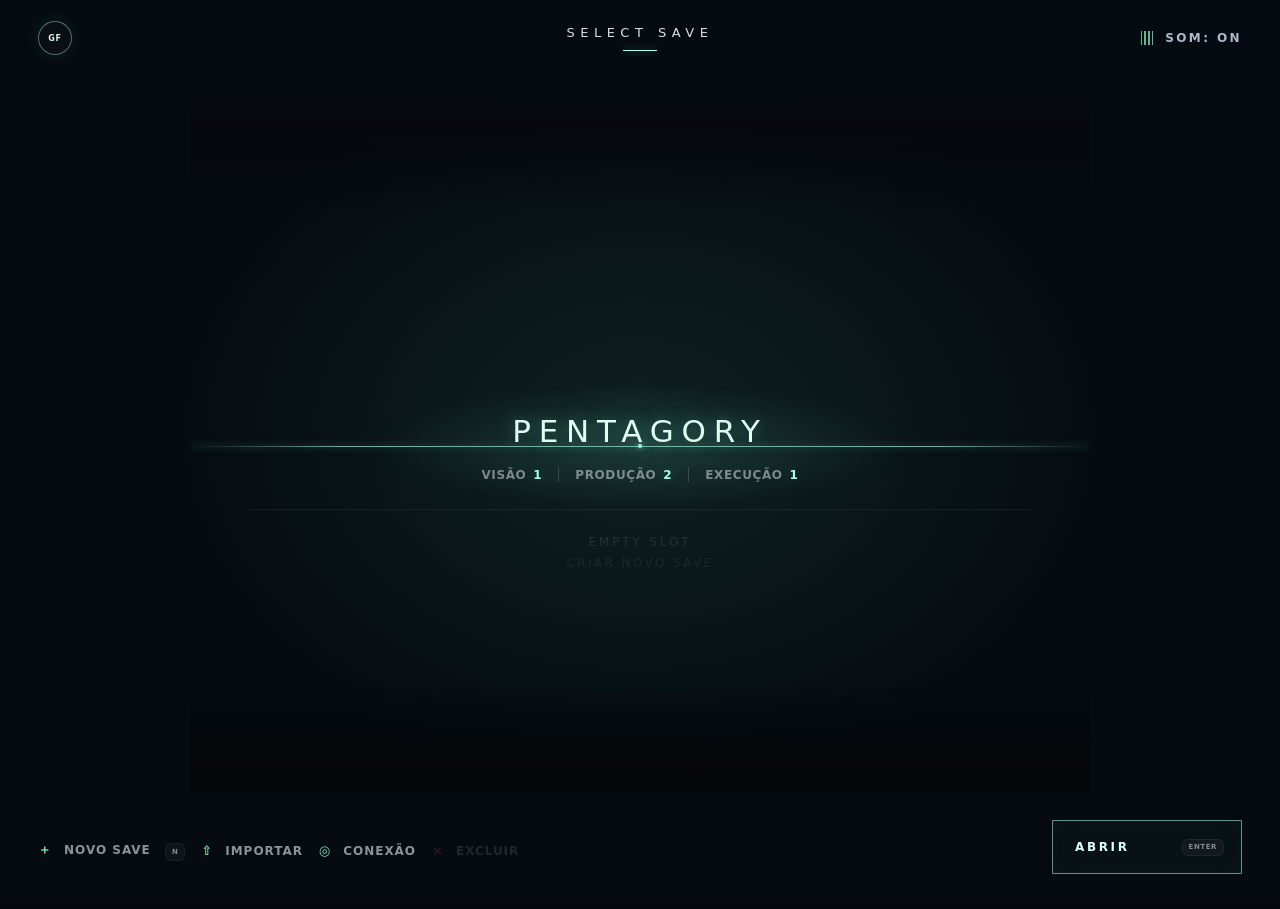
<file: recovered-shell/index.html>
<!DOCTYPE html>
<html lang="pt-BR">
<head>
  <meta charset="UTF-8" />
  <meta name="viewport" content="width=device-width, initial-scale=1.0" />
  <meta name="theme-color" content="#070b11" />
  <meta name="description" content="Pipeline local-first para desenvolvimento de jogos: Visão, Produção e Execução." />
  <link rel="manifest" href="manifest.webmanifest" />
  <title>GameForge Flow — Equipe Local v0.7</title>
  <link rel="stylesheet" href="styles.css?v=0.8.6" />
</head>
<body>
  <canvas id="particleCanvas" aria-hidden="true"></canvas>
  <div class="noise" aria-hidden="true"></div>

  <main id="app">
    <!-- SAVE SCREEN -->
    <section id="saveScreen" class="screen active" data-screen="saves">
      <header class="screen-topbar save-topbar">
        <div class="brand" title="GameForge Flow" aria-label="GameForge Flow">
          <div class="brand-mark">GF</div>
          <div>
            <strong>GAMEFORGE FLOW</strong>
            <small>LOCAL FIRST // v0.7</small>
          </div>
        </div>
        <div class="save-heading">
          <span>SELECT SAVE</span>
          <i aria-hidden="true"></i>
        </div>
        <button id="soundToggle" class="hud-button">SOM: ON</button>
      </header>

      <div class="save-screen-layout">
        <div id="saveWindow" class="save-window">
          <div class="fade-mask top"></div>
          <div class="save-selector" aria-hidden="true"><i></i><b></b><i></i></div>
          <div id="saveList" class="save-list" role="listbox" aria-label="Saves disponíveis"></div>
          <div class="fade-mask bottom"></div>
        </div>

        <footer class="save-footer">
          <div class="save-secondary-actions">
            <button id="newSaveBtn" class="save-text-action"><span>＋</span> NOVO SAVE <kbd>N</kbd></button>
            <button id="importSaveBtn" class="save-text-action" title="Importar Save" aria-label="Importar Save"><span>⇧</span> IMPORTAR</button>
            <button id="connectSaveBtn" class="save-text-action"><span>◎</span> CONEXÃO</button>
            <button id="deleteSelectedSaveBtn" class="save-text-action save-delete-action"><span>×</span> EXCLUIR</button>
          </div>

          <div class="save-control-hints" aria-hidden="true">
            <span><kbd>↑↓</kbd> NAVEGAR</span>
            <span><kbd>↵</kbd> ABRIR</span>
          </div>

          <button id="openSaveBtn" class="save-open-action">
            <span>ABRIR</span>
            <kbd>ENTER</kbd>
          </button>
        </footer>
      </div>
    </section>

    <!-- HUB -->
    <section id="hubScreen" class="screen" data-screen="hub">
      <header class="screen-topbar hub-topbar">
        <button class="hub-brand-button" data-nav="saves" aria-label="Voltar para seleção de Saves" title="Voltar para Saves">
          <svg class="nav-back-icon" viewBox="0 0 24 24" aria-hidden="true" focusable="false"><path d="M19 12H5m7-7-7 7 7 7" /></svg>
        </button>
        <div class="hub-heading">
          <strong>SELECT STAGE</strong>
          <i aria-hidden="true"></i>
        </div>
        <span class="hub-topbar-balance" aria-hidden="true"></span>
      </header>

      <div class="hub-content">
        <div id="stageCards" class="stage-map" data-selected="production" role="listbox" aria-label="Etapas do projeto">
          <svg class="stage-map-geometry" viewBox="0 0 1200 620" preserveAspectRatio="xMidYMid meet" aria-hidden="true">
            <path class="stage-path stage-path-left" d="M40 382 H310 L600 92" />
            <path class="stage-path stage-path-right" d="M600 92 L890 382 H1160" />
            <circle class="stage-node stage-node-vision" cx="310" cy="382" r="5" />
            <circle class="stage-node stage-node-production" cx="600" cy="92" r="5" />
            <circle class="stage-node stage-node-execution" cx="890" cy="382" r="5" />
          </svg>

          <button class="stage-choice vision" data-stage="vision" role="option" aria-selected="false">
            <span>VISÃO</span>
          </button>
          <button class="stage-choice production selected" data-stage="production" role="option" aria-selected="true">
            <span>PRODUÇÃO</span>
          </button>
          <button class="stage-choice execution" data-stage="execution" role="option" aria-selected="false">
            <span>EXECUÇÃO</span>
          </button>
        </div>
      </div>
    </section>

    <!-- WORK -->
    <section id="workScreen" class="screen" data-screen="work">
      <header class="work-stage-header">
        <button class="work-brand-button" data-nav="hub" aria-label="Voltar para seleção de etapas" title="Voltar para etapas"><svg class="nav-back-icon" viewBox="0 0 24 24" aria-hidden="true" focusable="false"><path d="M19 12H5m7-7-7 7 7 7" /></svg></button>

        <nav id="workStageRail" class="work-stage-rail" data-active="vision" aria-label="Etapas do projeto">
          <button data-work-stage="vision" aria-selected="true">VISÃO</button>
          <i class="work-stage-link" aria-hidden="true"><b data-stage-node="vision" class="active"></b><b data-stage-node="production"></b></i>
          <button data-work-stage="production" aria-selected="false">PRODUÇÃO</button>
          <i class="work-stage-link" aria-hidden="true"><b data-stage-node="production"></b><b data-stage-node="execution"></b></i>
          <button data-work-stage="execution" aria-selected="false">EXECUÇÃO</button>
        </nav>

        <button id="workMenuBtn" class="work-menu-button" aria-label="Abrir menu" title="Menu">⌘</button>
      </header>

      <div class="work-area">
        <section id="visionPanel" class="work-panel">
          <aside class="doc-strip">
            <div class="strip-head">
              <span>DOCUMENTOS</span>
            </div>
            <nav id="docList" class="doc-list" aria-label="Documentos do projeto"></nav>
            <button id="newDocBtn" class="new-doc-action"><span aria-hidden="true">＋</span> NOVO DOCUMENTO</button>
          </aside>

          <section class="focus-editor">
            <div class="editor-head">
              <div class="doc-name-wrap">
                <input id="docTitle" class="doc-title-input" value="Visão do Projeto" aria-label="Título do documento" />
                <span id="docStatus" class="doc-state-control canon">
                  <select id="docStatusSelect" aria-label="Status do documento">
                    <option value="draft">Rascunho</option>
                    <option value="canon">Canônico</option>
                    <option value="probable">Provável</option>
                    <option value="experiment">Experimento</option>
                    <option value="deprecated">Depreciado</option>
                  </select>
                  <svg viewBox="0 0 16 16" aria-hidden="true"><path d="m4 6 4 4 4-4" /></svg>
                </span>
              </div>

              <div class="editor-mode-switch">
                <button data-editor-mode="live" class="active">LIVE</button>
                <button data-editor-mode="markdown">MARKDOWN</button>
              </div>

            </div>

            <div class="vision-title-rule" aria-hidden="true">
              <i></i><svg viewBox="0 0 96 32"><path d="M0 1 48 20 96 1" /><circle cx="48" cy="29" r="2.5" /></svg><i></i>
            </div>

            <div class="editor-surface">
              <article id="liveEditor" class="markdown-preview live-editor" contenteditable="true" spellcheck="true" aria-label="Editor visual Markdown"></article>
              <textarea id="visionEditor" class="hidden" spellcheck="false" aria-label="Editor Markdown bruto"></textarea>
            </div>

            <div class="vision-editor-dock">
            <div id="markdownToolbar" class="markdown-toolbar" role="group" aria-label="Formatação do documento">
              <button data-md="# " aria-label="Título 1" title="Título 1">H1</button>
              <button data-md="## " aria-label="Título 2" title="Título 2">H2</button>
              <button data-md="### " aria-label="Título 3" title="Título 3">H3</button>
              <i></i>
              <button data-md="**" aria-label="Negrito" title="Negrito"><b>B</b></button>
              <button data-md="*" aria-label="Itálico" title="Itálico"><em>I</em></button>
              <i></i>
              <button data-md="- " aria-label="Lista" title="Lista"><svg viewBox="0 0 24 24" aria-hidden="true"><path d="M9 6h11M9 12h11M9 18h11" /><circle cx="4" cy="6" r="1" /><circle cx="4" cy="12" r="1" /><circle cx="4" cy="18" r="1" /></svg></button>
              <button data-md="- [ ] " aria-label="Checklist" title="Checklist"><svg viewBox="0 0 24 24" aria-hidden="true"><path d="m3 6 2 2 3-4m3 2h10M3 13h5v5H3zM11 15h10" /></svg></button>
              <i></i>
              <button data-md="> " aria-label="Citação" title="Citação"><svg viewBox="0 0 24 24" aria-hidden="true"><path d="M4 6h6v7H5c0 3 1 4 3 5M14 6h6v7h-5c0 3 1 4 3 5" /></svg></button>
            </div>
              <span id="saveIndicator" role="status">SALVO</span>
            </div>
            <span id="selectionInfo" class="sr-only" aria-live="polite"></span>
          </section>
        </section>

        <section id="productionPanel" class="work-panel hidden">
          <div class="production-toolbar">
          <div class="production-filter-bar" role="group" aria-label="Filtros de produção" tabindex="0">
            <span class="production-filter-label">FILTROS <b>⌁</b></span>
            <button class="production-filter active" data-prod-filter="all"><i></i>TODOS</button>
            <button class="production-filter" data-prod-filter="design">DESIGN</button>
            <button class="production-filter" data-prod-filter="art">ARTE</button>
            <button class="production-filter" data-prod-filter="code">PROGRAMAÇÃO</button>
            <button class="production-filter" data-prod-filter="audio">ÁUDIO</button>
            <button class="production-filter" data-prod-filter="qa">QA</button>
            <button class="production-filter" data-prod-filter="lore">NARRATIVA</button>
            <span class="production-filter-spacer"></span>
            <span class="production-sort">PRIORIDADE⌄</span>
            <span class="production-sort">FONTE⌄</span>
          </div>
          <button id="newDemandBtn" class="section-create-action">NOVA DEMANDA <span aria-hidden="true">＋</span></button>
          </div>

          <div id="productionBoard" class="production-board"></div>
          <div class="production-drag-hint" aria-hidden="true"><i>⠿</i> ARRASTE UMA DEMANDA PARA MOVER ENTRE AS ETAPAS</div>
        </section>

        <section id="executionPanel" class="work-panel hidden">
          <div class="execution-layout">
            <aside class="department-list">
              <span class="department-title">DEPARTAMENTOS</span>
              <button class="department active" data-dept="all"><i>◎</i><span>TODOS</span><b></b></button>
              <button class="department" data-dept="design"><i>◩</i><span>DESIGN</span></button>
              <button class="department" data-dept="code"><i>〈〉</i><span>PROGRAMAÇÃO</span></button>
              <button class="department" data-dept="art"><i>◒</i><span>ARTE</span></button>
              <button class="department" data-dept="audio"><i>≋</i><span>ÁUDIO</span></button>
              <button class="department" data-dept="qa"><i>✓</i><span>QA</span></button>
              <button class="department" data-dept="production"><i>⚑</i><span>PRODUÇÃO</span></button>
              <button class="execution-back" data-nav="hub">← <span>VOLTAR</span></button>
            </aside>

            <section class="execution-focus">
              <div class="execution-sprint-head">
                <div class="execution-sprint-summary">
                <span>SPRINT ATUAL</span>
                <div class="progress-wrap">
                  <div class="progress-track"><div id="sprintProgress" class="progress-fill"></div></div>
                  <span id="progressLabel">0%</span>
                </div>
                </div>
                <button id="newTaskBtn" class="section-create-action">NOVA TAREFA <span aria-hidden="true">＋</span></button>
              </div>

              <div id="executionBoard" class="execution-board"></div>
            </section>

            <aside id="taskDetailPanel" class="task-detail-panel"></aside>
          </div>
        </section>
      </div>
    </section>
  </main>

  <div id="pauseMenu" class="pause-menu hidden" role="dialog" aria-modal="true" aria-labelledby="pauseTitle">
    <div class="pause-card">
      <button id="pauseClose" class="overlay-close" aria-label="Fechar menu">×</button>
      <header class="pause-heading">
        <span class="overlay-brand" aria-hidden="true">GF</span>
        <span class="eyebrow">GAMEFORGE FLOW</span>
        <h2 id="pauseTitle">MENU</h2>
        <p id="pauseProjectName"></p>
      </header>
      <nav class="pause-actions" aria-label="Menu do projeto">
        <button data-pause-action="resume"><i aria-hidden="true"></i><span>CONTINUAR</span><kbd>ESC</kbd></button>
        <button data-pause-action="hub"><i aria-hidden="true"></i><span>SELECIONAR ETAPA</span><b aria-hidden="true">↗</b></button>
        <button data-pause-action="saves"><i aria-hidden="true"></i><span>SELECIONAR SAVE</span><b aria-hidden="true">↗</b></button>
        <button data-pause-action="settings"><i aria-hidden="true"></i><span>CONFIGURAÇÕES</span><b aria-hidden="true">＋</b></button>
        <button data-pause-action="team"><i aria-hidden="true"></i><span>EQUIPE DO SAVE</span><b aria-hidden="true">＋</b></button>
        <button data-pause-action="connection"><i aria-hidden="true"></i><span>CONEXÃO <small id="connectionStateText">LOCAL</small></span><b aria-hidden="true">◎</b></button>
      </nav>
      <footer class="pause-footer"><i aria-hidden="true"></i> PROGRESSO SALVO NESTE DISPOSITIVO</footer>
    </div>
  </div>

  <div id="contextMenu" class="context-menu vision-selection-menu hidden" role="group" aria-label="Ações do trecho selecionado">
    <button id="sendSelectionBtn" data-action="send-production" aria-keyshortcuts="Control+Shift+P Meta+Shift+P" title="Enviar trecho para Produção · Ctrl/Cmd + Shift + P"><svg viewBox="0 0 24 24" aria-hidden="true"><path d="M4 12h16m-7-7 7 7-7 7" /></svg><span>Enviar para Produção</span></button>
  </div>

  <div id="modalBackdrop" class="modal-backdrop hidden">
    <div id="modal" class="modal" role="dialog" aria-modal="true" aria-labelledby="modalTitle">
      <button id="modalClose" class="modal-close" aria-label="Fechar janela">×</button>
      <div id="modalContent"></div>
    </div>
  </div>

  <div id="toastHost" class="toast-host" role="status" aria-live="polite" aria-atomic="false"></div>
  <input id="importFileInput" type="file" accept=".json,.gameforge.json,application/json" hidden />

  <script type="module" src="app.js?v=0.8.6"></script>
</body>
</html>
</file>
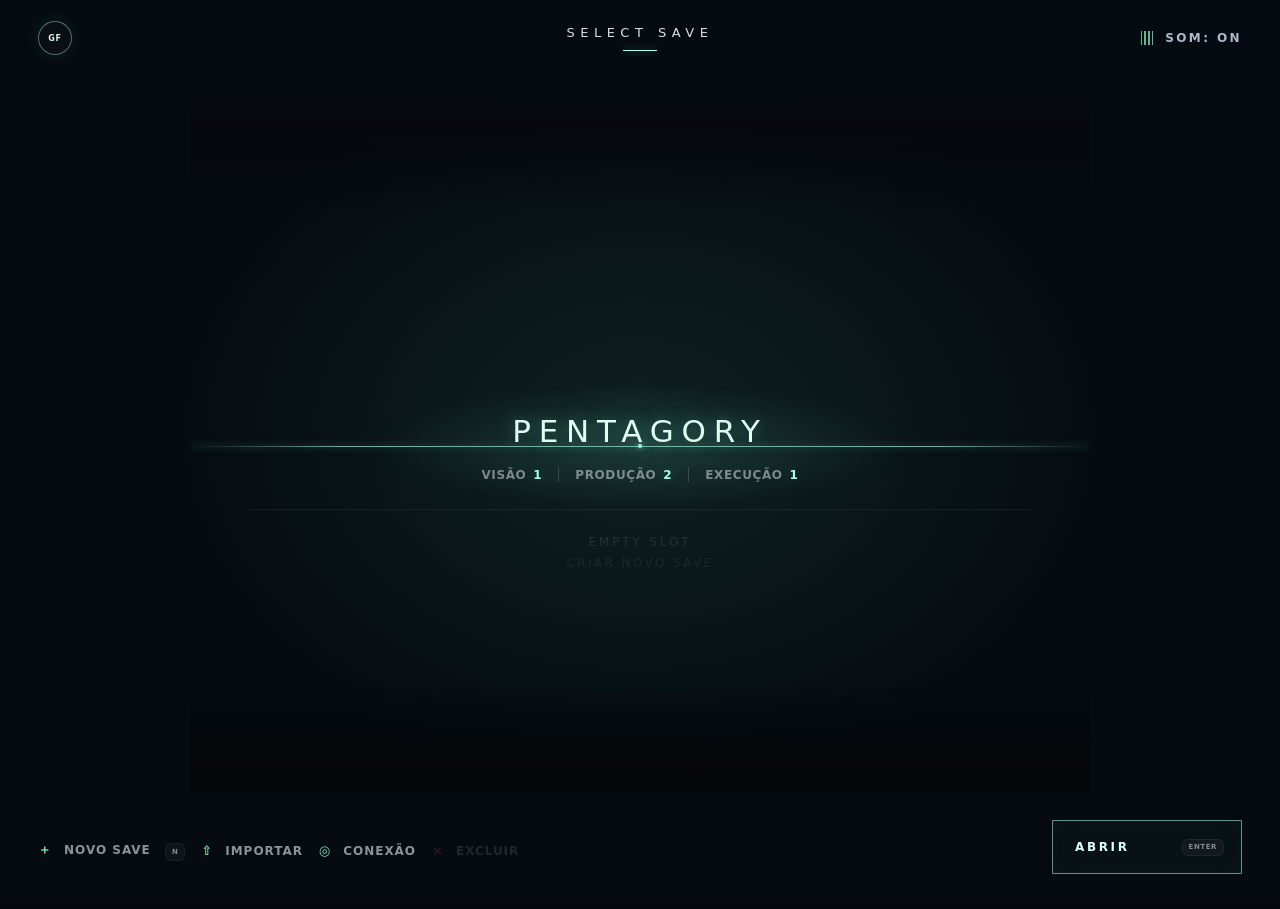
<file: outputs/GameForge_Flow_v0.4/index.html>
<!DOCTYPE html>
<html lang="pt-BR">
<head>
  <meta charset="UTF-8" />
  <meta name="viewport" content="width=device-width, initial-scale=1.0" />
  <meta name="theme-color" content="#070b11" />
  <meta name="description" content="Pipeline local-first para desenvolvimento de jogos: Visão, Produção e Execução." />
  <link rel="manifest" href="manifest.webmanifest" />
  <title>GameForge Flow — Equipe Local v0.9.0</title>
  <link rel="stylesheet" href="styles.css?v=0.9.0" />
</head>
<body>
  <canvas id="particleCanvas" aria-hidden="true"></canvas>
  <div class="noise" aria-hidden="true"></div>

  <main id="app">
    <!-- SAVE SCREEN -->
    <section id="saveScreen" class="screen active" data-screen="saves">
      <header class="screen-topbar save-topbar">
        <div class="brand" title="GameForge Flow" aria-label="GameForge Flow">
          <div class="brand-mark">GF</div>
          <div>
            <strong>GAMEFORGE FLOW</strong>
            <small>LOCAL FIRST // v0.9.0</small>
          </div>
        </div>
        <div class="save-heading">
          <span>SELECT SAVE</span>
          <i aria-hidden="true"></i>
        </div>
        <button id="soundToggle" class="hud-button">SOM: ON</button>
      </header>

      <div class="save-screen-layout">
        <div id="saveWindow" class="save-window">
          <div class="fade-mask top"></div>
          <div class="save-selector" aria-hidden="true"><i></i><b></b><i></i></div>
          <div id="saveList" class="save-list" role="listbox" aria-label="Saves disponíveis"></div>
          <div class="fade-mask bottom"></div>
        </div>

        <footer class="save-footer">
          <div class="save-secondary-actions">
            <button id="newSaveBtn" class="save-text-action"><span>＋</span> NOVO SAVE <kbd>N</kbd></button>
            <button id="importSaveBtn" class="save-text-action" title="Importar Save" aria-label="Importar Save"><span>⇧</span> IMPORTAR</button>
            <button id="connectSaveBtn" class="save-text-action"><span>◎</span> CONEXÃO</button>
            <button id="deleteSelectedSaveBtn" class="save-text-action save-delete-action"><span>×</span> EXCLUIR</button>
          </div>

          <div class="save-control-hints" aria-hidden="true">
            <span><kbd>↑↓</kbd> NAVEGAR</span>
            <span><kbd>↵</kbd> ABRIR</span>
          </div>

          <button id="openSaveBtn" class="save-open-action">
            <span>ABRIR</span>
            <kbd>ENTER</kbd>
          </button>
        </footer>
      </div>
    </section>

    <!-- HUB -->
    <section id="hubScreen" class="screen" data-screen="hub">
      <header class="screen-topbar hub-topbar">
        <button class="hub-brand-button" data-nav="saves" aria-label="Voltar para seleção de Saves" title="Voltar para Saves">
          <svg class="nav-back-icon" viewBox="0 0 24 24" aria-hidden="true" focusable="false"><path d="M19 12H5m7-7-7 7 7 7" /></svg>
        </button>
        <div class="hub-heading">
          <strong>SELECT STAGE</strong>
          <i aria-hidden="true"></i>
        </div>
        <span class="hub-topbar-balance" aria-hidden="true"></span>
      </header>

      <div class="hub-content">
        <div id="stageCards" class="stage-map" data-selected="production" role="listbox" aria-label="Etapas do projeto">
          <svg class="stage-map-geometry" viewBox="0 0 1200 620" preserveAspectRatio="xMidYMid meet" aria-hidden="true">
            <path class="stage-path stage-path-left" d="M40 382 H310 L600 92" />
            <path class="stage-path stage-path-right" d="M600 92 L890 382 H1160" />
            <circle class="stage-node stage-node-vision" cx="310" cy="382" r="5" />
            <circle class="stage-node stage-node-production" cx="600" cy="92" r="5" />
            <circle class="stage-node stage-node-execution" cx="890" cy="382" r="5" />
          </svg>

          <button class="stage-choice vision" data-stage="vision" role="option" aria-selected="false">
            <span>VISÃO</span>
          </button>
          <button class="stage-choice production selected" data-stage="production" role="option" aria-selected="true">
            <span>PRODUÇÃO</span>
          </button>
          <button class="stage-choice execution" data-stage="execution" role="option" aria-selected="false">
            <span>EXECUÇÃO</span>
          </button>
        </div>
      </div>
    </section>

    <!-- WORK -->
    <section id="workScreen" class="screen" data-screen="work">
      <header class="work-stage-header">
        <button class="work-brand-button" data-nav="hub" aria-label="Voltar para seleção de etapas" title="Voltar para etapas"><svg class="nav-back-icon" viewBox="0 0 24 24" aria-hidden="true" focusable="false"><path d="M19 12H5m7-7-7 7 7 7" /></svg></button>

        <nav id="workStageRail" class="work-stage-rail" data-active="vision" aria-label="Etapas do projeto">
          <button data-work-stage="vision" aria-selected="true">VISÃO</button>
          <i class="work-stage-link" aria-hidden="true"><b data-stage-node="vision" class="active"></b><b data-stage-node="production"></b></i>
          <button data-work-stage="production" aria-selected="false">PRODUÇÃO</button>
          <i class="work-stage-link" aria-hidden="true"><b data-stage-node="production"></b><b data-stage-node="execution"></b></i>
          <button data-work-stage="execution" aria-selected="false">EXECUÇÃO</button>
        </nav>

        <button id="presenceIndicator" class="presence-indicator hidden" type="button" aria-label="Pessoas conectadas" title="Equipe conectada"><i></i><span>0</span></button>
        <button id="workMenuBtn" class="work-menu-button" aria-label="Abrir menu" title="Menu">⌘</button>
      </header>

      <div class="work-area">
        <section id="visionPanel" class="work-panel">
          <aside class="doc-strip">
            <div class="strip-head">
              <span>DOCUMENTOS</span>
            </div>
            <nav id="docList" class="doc-list" aria-label="Documentos do projeto"></nav>
            <button id="newDocBtn" class="new-doc-action"><span aria-hidden="true">＋</span> NOVO DOCUMENTO</button>
          </aside>

          <section class="focus-editor">
            <div class="editor-head">
              <div class="doc-name-wrap">
                <input id="docTitle" class="doc-title-input" value="Visão do Projeto" aria-label="Título do documento" />
                <span id="docStatus" class="doc-state-control canon">
                  <select id="docStatusSelect" aria-label="Status do documento">
                    <option value="draft">Rascunho</option>
                    <option value="canon">Canônico</option>
                    <option value="probable">Provável</option>
                    <option value="experiment">Experimento</option>
                    <option value="deprecated">Depreciado</option>
                  </select>
                  <svg viewBox="0 0 16 16" aria-hidden="true"><path d="m4 6 4 4 4-4" /></svg>
                </span>
              </div>

              <div class="editor-mode-switch">
                <button data-editor-mode="live" class="active">LIVE</button>
                <button data-editor-mode="markdown">MARKDOWN</button>
              </div>

            </div>

            <div class="vision-title-rule" aria-hidden="true">
              <i></i><svg viewBox="0 0 96 32"><path d="M0 1 48 20 96 1" /><circle cx="48" cy="29" r="2.5" /></svg><i></i>
            </div>

            <div class="editor-surface">
              <article id="liveEditor" class="markdown-preview live-editor" contenteditable="true" spellcheck="true" aria-label="Editor visual Markdown"></article>
              <textarea id="visionEditor" class="hidden" spellcheck="false" aria-label="Editor Markdown bruto"></textarea>
            </div>

            <div class="vision-editor-dock">
            <div id="markdownToolbar" class="markdown-toolbar" role="group" aria-label="Formatação do documento">
              <button data-md="# " aria-label="Título 1" title="Título 1">H1</button>
              <button data-md="## " aria-label="Título 2" title="Título 2">H2</button>
              <button data-md="### " aria-label="Título 3" title="Título 3">H3</button>
              <i></i>
              <button data-md="**" aria-label="Negrito" title="Negrito"><b>B</b></button>
              <button data-md="*" aria-label="Itálico" title="Itálico"><em>I</em></button>
              <i></i>
              <button data-md="- " aria-label="Lista" title="Lista"><svg viewBox="0 0 24 24" aria-hidden="true"><path d="M9 6h11M9 12h11M9 18h11" /><circle cx="4" cy="6" r="1" /><circle cx="4" cy="12" r="1" /><circle cx="4" cy="18" r="1" /></svg></button>
              <button data-md="- [ ] " aria-label="Checklist" title="Checklist"><svg viewBox="0 0 24 24" aria-hidden="true"><path d="m3 6 2 2 3-4m3 2h10M3 13h5v5H3zM11 15h10" /></svg></button>
              <i></i>
              <button data-md="> " aria-label="Citação" title="Citação"><svg viewBox="0 0 24 24" aria-hidden="true"><path d="M4 6h6v7H5c0 3 1 4 3 5M14 6h6v7h-5c0 3 1 4 3 5" /></svg></button>
            </div>
              <button id="docCollaborationBtn" class="doc-collaboration-button" type="button"><span aria-hidden="true">◎</span> COMENTÁRIOS E ARQUIVOS</button>
              <span id="saveIndicator" role="status">SALVO</span>
            </div>
            <span id="selectionInfo" class="sr-only" aria-live="polite"></span>
          </section>
        </section>

        <section id="productionPanel" class="work-panel hidden">
          <div class="production-toolbar">
          <div class="production-filter-bar" role="group" aria-label="Filtros de produção" tabindex="0">
            <span class="production-filter-label">FILTROS <b>⌁</b></span>
            <button class="production-filter active" data-prod-filter="all"><i></i>TODOS</button>
            <button class="production-filter" data-prod-filter="design">DESIGN</button>
            <button class="production-filter" data-prod-filter="art">ARTE</button>
            <button class="production-filter" data-prod-filter="code">PROGRAMAÇÃO</button>
            <button class="production-filter" data-prod-filter="audio">ÁUDIO</button>
            <button class="production-filter" data-prod-filter="qa">QA</button>
            <button class="production-filter" data-prod-filter="lore">NARRATIVA</button>
            <span class="production-filter-spacer"></span>
            <span class="production-sort">PRIORIDADE⌄</span>
            <span class="production-sort">FONTE⌄</span>
          </div>
          <button id="newDemandBtn" class="section-create-action">NOVA DEMANDA <span aria-hidden="true">＋</span></button>
          </div>

          <div id="productionBoard" class="production-board"></div>
          <div class="production-drag-hint" aria-hidden="true"><i>⠿</i> ARRASTE UMA DEMANDA PARA MOVER ENTRE AS ETAPAS</div>
        </section>

        <section id="executionPanel" class="work-panel hidden">
          <div class="execution-layout">
            <aside class="department-list">
              <span class="department-title">DEPARTAMENTOS</span>
              <button class="department active" data-dept="all"><i>◎</i><span>TODOS</span><b></b></button>
              <button class="department" data-dept="design"><i>◩</i><span>DESIGN</span></button>
              <button class="department" data-dept="code"><i>〈〉</i><span>PROGRAMAÇÃO</span></button>
              <button class="department" data-dept="art"><i>◒</i><span>ARTE</span></button>
              <button class="department" data-dept="audio"><i>≋</i><span>ÁUDIO</span></button>
              <button class="department" data-dept="qa"><i>✓</i><span>QA</span></button>
              <button class="department" data-dept="production"><i>⚑</i><span>PRODUÇÃO</span></button>
              <button class="execution-back" data-nav="hub">← <span>VOLTAR</span></button>
            </aside>

            <section class="execution-focus">
              <div class="execution-sprint-head">
                <div class="execution-sprint-summary">
                <span>SPRINT ATUAL</span>
                <div class="progress-wrap">
                  <div class="progress-track"><div id="sprintProgress" class="progress-fill"></div></div>
                  <span id="progressLabel">0%</span>
                </div>
                </div>
                <button id="newTaskBtn" class="section-create-action">NOVA TAREFA <span aria-hidden="true">＋</span></button>
              </div>

              <div id="executionBoard" class="execution-board"></div>
            </section>

            <aside id="taskDetailPanel" class="task-detail-panel"></aside>
          </div>
        </section>
      </div>
    </section>
  </main>

  <div id="pauseMenu" class="pause-menu hidden" role="dialog" aria-modal="true" aria-labelledby="pauseTitle">
    <div class="pause-card">
      <button id="pauseClose" class="overlay-close" aria-label="Fechar menu">×</button>
      <header class="pause-heading">
        <span class="overlay-brand" aria-hidden="true">GF</span>
        <span class="eyebrow">GAMEFORGE FLOW</span>
        <h2 id="pauseTitle">MENU</h2>
        <p id="pauseProjectName"></p>
      </header>
      <nav class="pause-actions" aria-label="Menu do projeto">
        <button data-pause-action="resume"><i aria-hidden="true"></i><span>CONTINUAR</span><kbd>ESC</kbd></button>
        <button data-pause-action="hub"><i aria-hidden="true"></i><span>SELECIONAR ETAPA</span><b aria-hidden="true">↗</b></button>
        <button data-pause-action="saves"><i aria-hidden="true"></i><span>SELECIONAR SAVE</span><b aria-hidden="true">↗</b></button>
        <button data-pause-action="settings"><i aria-hidden="true"></i><span>CONFIGURAÇÕES</span><b aria-hidden="true">＋</b></button>
        <button data-pause-action="team"><i aria-hidden="true"></i><span>EQUIPE DO SAVE</span><b aria-hidden="true">＋</b></button>
        <button data-pause-action="connection"><i aria-hidden="true"></i><span>CONEXÃO <small id="connectionStateText">LOCAL</small></span><b aria-hidden="true">◎</b></button>
      </nav>
      <footer class="pause-footer"><i aria-hidden="true"></i> PROGRESSO SALVO NESTE DISPOSITIVO</footer>
    </div>
  </div>

  <div id="contextMenu" class="context-menu vision-selection-menu hidden" role="group" aria-label="Ações do trecho selecionado">
    <button id="sendSelectionBtn" data-action="send-production" aria-keyshortcuts="Control+Shift+P Meta+Shift+P" title="Enviar trecho para Produção · Ctrl/Cmd + Shift + P"><svg viewBox="0 0 24 24" aria-hidden="true"><path d="M4 12h16m-7-7 7 7-7 7" /></svg><span>Enviar para Produção</span></button>
  </div>

  <div id="modalBackdrop" class="modal-backdrop hidden">
    <div id="modal" class="modal" role="dialog" aria-modal="true" aria-labelledby="modalTitle">
      <button id="modalClose" class="modal-close" aria-label="Fechar janela">×</button>
      <div id="modalContent"></div>
    </div>
  </div>

  <div id="toastHost" class="toast-host" role="status" aria-live="polite" aria-atomic="false"></div>
  <input id="importFileInput" type="file" accept=".json,.gameforge.json,application/json" hidden />

  <script type="module" src="app.js?v=0.9.0"></script>
</body>
</html>
</file>
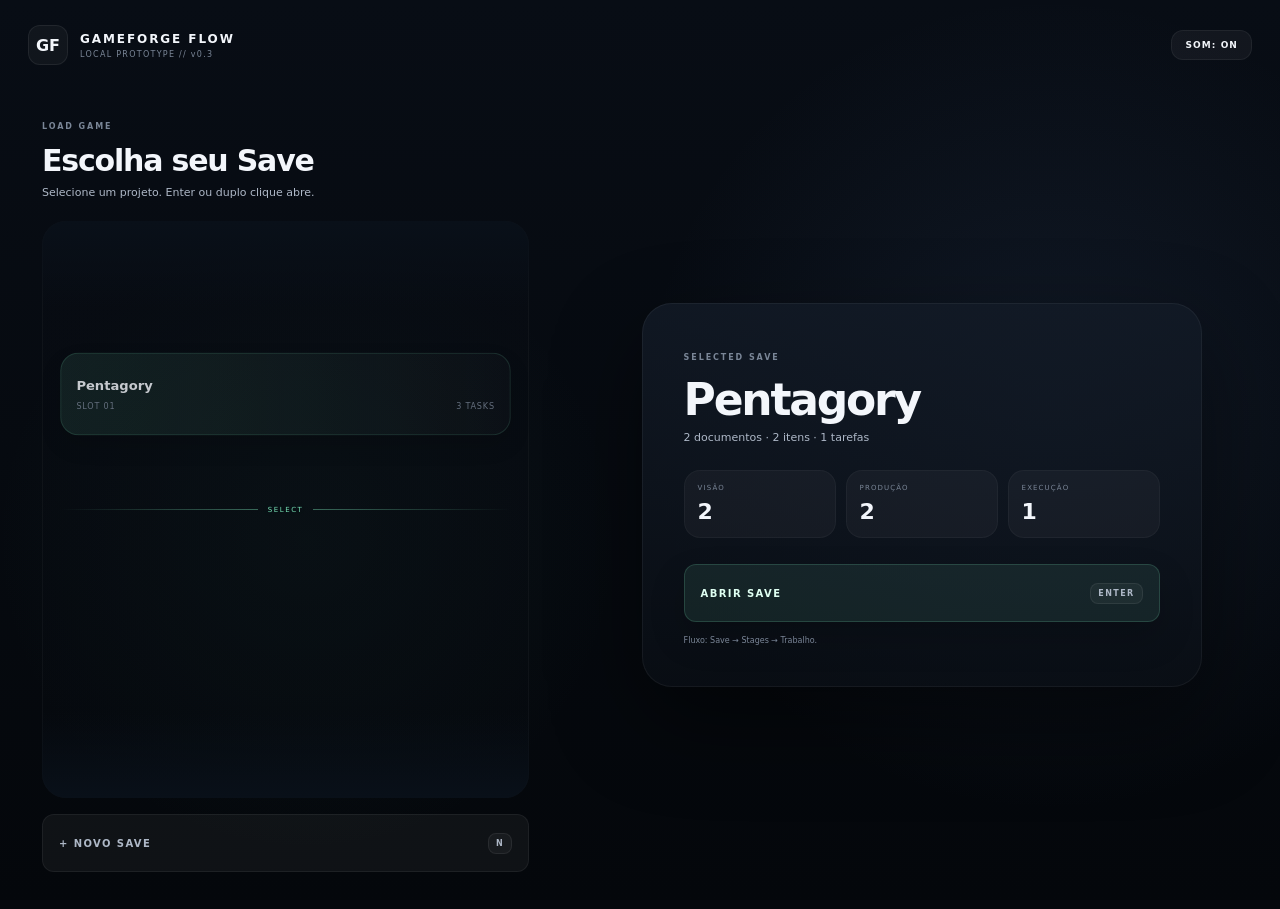
<file: work/GameForge_Flow_Prototype_v0.3/gameforge_flow_prototype_v0_3/index.html>
<!DOCTYPE html>
<html lang="pt-BR">
<head>
  <meta charset="UTF-8" />
  <meta name="viewport" content="width=device-width, initial-scale=1.0" />
  <title>GameForge Flow — Prototype v0.3</title>
  <link rel="stylesheet" href="styles.css" />
</head>
<body>
  <canvas id="particleCanvas" aria-hidden="true"></canvas>
  <div class="noise" aria-hidden="true"></div>

  <main id="app">
    <!-- SAVE SCREEN -->
    <section id="saveScreen" class="screen active" data-screen="saves">
      <header class="screen-topbar">
        <div class="brand">
          <div class="brand-mark">GF</div>
          <div>
            <strong>GAMEFORGE FLOW</strong>
            <small>LOCAL PROTOTYPE // v0.3</small>
          </div>
        </div>
        <button id="soundToggle" class="hud-button">SOM: ON</button>
      </header>

      <div class="save-screen-layout">
        <aside class="save-column">
          <div class="save-heading">
            <span class="eyebrow">LOAD GAME</span>
            <h1>Escolha seu Save</h1>
            <p>Selecione um projeto. Enter ou duplo clique abre.</p>
          </div>

          <div class="save-window">
            <div class="fade-mask top"></div>
            <div class="save-selector"><i></i><span>SELECT</span><i></i></div>
            <div id="saveList" class="save-list"></div>
            <div class="fade-mask bottom"></div>
          </div>

          <button id="newSaveBtn" class="main-action subtle">
            <span>+ NOVO SAVE</span>
            <b>N</b>
          </button>
        </aside>

        <section class="save-preview">
          <div class="save-preview-card">
            <span class="eyebrow">SELECTED SAVE</span>
            <h2 id="selectedSaveName">Pentagory</h2>
            <p id="selectedSaveMeta">0 documentos · 0 itens · 0 tarefas</p>

            <div class="save-stat-grid">
              <div><span>VISÃO</span><b id="statDocs">0</b></div>
              <div><span>PRODUÇÃO</span><b id="statProd">0</b></div>
              <div><span>EXECUÇÃO</span><b id="statExec">0</b></div>
            </div>

            <button id="openSaveBtn" class="main-action">
              <span>ABRIR SAVE</span>
              <b>ENTER</b>
            </button>

            <small class="hint">Fluxo: Save → Stages → Trabalho.</small>
          </div>
        </section>
      </div>
    </section>

    <!-- HUB -->
    <section id="hubScreen" class="screen" data-screen="hub">
      <header class="screen-topbar stage-hud">
        <button class="hud-button" data-nav="saves">← SAVES</button>
        <div class="center-title">
          <span class="eyebrow">CURRENT SAVE</span>
          <strong id="hubSaveName">Pentagory</strong>
        </div>
        <button id="hubMenuBtn" class="hud-button">ESC // MENU</button>
      </header>

      <div class="hub-content">
        <div class="hub-intro">
          <span class="eyebrow">SELECT STAGE</span>
          <h1>Escolha onde você quer trabalhar.</h1>
        </div>

        <div id="stageCards" class="stage-cards">
          <button class="stage-card vision" data-stage="vision">
            <div class="card-number">01</div>
            <div class="stage-icon">
              <svg viewBox="0 0 64 64">
                <path d="M22 16c-7 0-12 5-12 12 0 4 2 7 5 9-2 2-3 5-3 8 0 6 5 11 11 11 4 0 7-2 9-5 2 3 5 5 9 5 6 0 11-5 11-11 0-3-1-6-3-8 3-2 5-5 5-9 0-7-5-12-12-12-4 0-7 2-10 5-2-3-6-5-10-5Z"/>
                <path d="M32 21v30M22 26c6 0 10 4 10 10M42 26c-6 0-10 4-10 10M23 42c5 0 9-3 9-8M41 42c-5 0-9-3-9-8"/>
              </svg>
            </div>
            <div class="card-copy">
              <span>CREATIVE DIRECTION</span>
              <h2>VISÃO</h2>
              <p>Lore, GDD, intenção, regras criativas e decisões canônicas.</p>
            </div>
            <div class="card-enter">ABRIR <b>↗</b></div>
          </button>

          <button class="stage-card production" data-stage="production">
            <div class="card-number">02</div>
            <div class="stage-icon">
              <svg viewBox="0 0 64 64">
                <path d="M14 14h15v10h-6v8h18v-8h-6V14h15"/>
                <path d="M23 32v8h-9v10M41 32v8h9v10M32 24v26"/>
                <circle cx="14" cy="50" r="4"/><circle cx="32" cy="50" r="4"/><circle cx="50" cy="50" r="4"/>
              </svg>
            </div>
            <div class="card-copy">
              <span>PRODUCER LAYER</span>
              <h2>PRODUÇÃO</h2>
              <p>Quebre ideias, agrupe, priorize e prepare o trabalho.</p>
            </div>
            <div class="card-enter">ABRIR <b>↗</b></div>
          </button>

          <button class="stage-card execution" data-stage="execution">
            <div class="card-number">03</div>
            <div class="stage-icon">
              <svg viewBox="0 0 64 64">
                <path d="M22 24h20c7 0 12 5 13 12l2 12c1 5-5 8-9 4l-8-8H24l-8 8c-4 4-10 1-9-4l2-12c1-7 6-12 13-12Z"/>
                <path d="M20 31v12M14 37h12M42 34h.1M49 40h.1"/>
              </svg>
            </div>
            <div class="card-copy">
              <span>TEAM FLOOR</span>
              <h2>EXECUÇÃO</h2>
              <p>Tarefas reais, setores, responsáveis, status e sprint.</p>
            </div>
            <div class="card-enter">ABRIR <b>↗</b></div>
          </button>
        </div>
      </div>
    </section>

    <!-- WORK -->
    <section id="workScreen" class="screen" data-screen="work">
      <header class="screen-topbar stage-hud">
        <button class="hud-button" data-nav="hub">← STAGES</button>

        <div class="stage-switcher">
          <button id="prevStageBtn" class="stage-nav-button ghost hidden"></button>
          <div class="center-title">
            <span id="workEyebrow" class="eyebrow">STAGE 01</span>
            <strong id="workTitle">VISÃO</strong>
          </div>
          <button id="nextStageBtn" class="stage-nav-button ghost hidden"></button>
        </div>

        <button id="workMenuBtn" class="hud-button">ESC // MENU</button>
      </header>

      <div class="shortcut-bar">
        <span>ALT + 1</span>
        <span>ALT + 2</span>
        <span>ALT + 3</span>
      </div>

      <div class="work-area">
        <section id="visionPanel" class="work-panel">
          <aside class="doc-strip">
            <div class="strip-head">
              <span>DOCUMENTOS</span>
              <button id="newDocBtn" class="mini-button">+</button>
            </div>
            <div id="docList" class="doc-list"></div>
          </aside>

          <section class="focus-editor">
            <div class="editor-head">
              <div class="doc-name-wrap">
                <input id="docTitle" class="doc-title-input" value="Visão do Projeto" />
                <span id="docStatus" class="status-chip canon">CANÔNICO</span>
              </div>

              <div class="editor-mode-switch">
                <button data-editor-mode="edit" class="active">EDITAR</button>
                <button data-editor-mode="preview">PREVIEW</button>
              </div>

              <div class="editor-actions">
                <select id="docStatusSelect">
                  <option value="canon">Canônico</option>
                  <option value="probable">Provável</option>
                  <option value="experiment">Experimento</option>
                </select>
                <button id="sendSelectionBtn" class="accent-button">ENVIAR → PRODUÇÃO</button>
              </div>
            </div>

            <div id="markdownToolbar" class="markdown-toolbar">
              <button data-md="**">B</button>
              <button data-md="*"><i>I</i></button>
              <button data-md="# ">H1</button>
              <button data-md="## ">H2</button>
              <button data-md="- ">LISTA</button>
              <button data-md="> ">CITAÇÃO</button>
              <span>MARKDOWN</span>
            </div>

            <textarea id="visionEditor" spellcheck="false"></textarea>
            <article id="markdownPreview" class="markdown-preview hidden"></article>

            <div class="editor-footer">
              <span id="selectionInfo">Selecione um trecho e envie para Produção.</span>
              <span id="saveIndicator">SALVO</span>
            </div>
          </section>
        </section>

        <section id="productionPanel" class="work-panel hidden">
          <div class="panel-hero">
            <div>
              <span class="eyebrow">PRODUCER BOARD</span>
              <h2>Transforme direção em trabalho.</h2>
            </div>
            <button id="newProdBtn" class="accent-button">+ NOVO CARD</button>
          </div>

          <div id="productionBoard" class="board"></div>
        </section>

        <section id="executionPanel" class="work-panel hidden">
          <div class="execution-layout">
            <aside class="department-list">
              <span class="eyebrow">SETORES</span>
              <button class="department active" data-dept="all">◆ Todos</button>
              <button class="department" data-dept="design">◈ Game Design</button>
              <button class="department" data-dept="code">⌘ Programming</button>
              <button class="department" data-dept="art">◫ Art / 3D</button>
              <button class="department" data-dept="audio">◉ Audio</button>
              <button class="department" data-dept="lore">✦ Narrative</button>
              <button id="newExecBtn" class="accent-button full">+ NOVA TAREFA</button>
            </aside>

            <section class="execution-focus">
              <div class="panel-hero execution-hero">
                <div>
                  <span class="eyebrow">SPRINT</span>
                  <h2>VERTEX // 01</h2>
                </div>

                <div class="progress-wrap">
                  <div class="progress-track"><div id="sprintProgress" class="progress-fill"></div></div>
                  <span id="progressLabel">0%</span>
                </div>
              </div>

              <div id="executionBoard" class="execution-board"></div>
            </section>
          </div>
        </section>
      </div>
    </section>
  </main>

  <div id="pauseMenu" class="pause-menu hidden">
    <div class="pause-card">
      <span class="eyebrow">PAUSED</span>
      <h2>MENU</h2>
      <button data-pause-action="resume">CONTINUAR</button>
      <button data-pause-action="hub">VOLTAR AOS STAGES</button>
      <button data-pause-action="saves">VOLTAR AOS SAVES</button>
      <button data-pause-action="settings">CONFIGURAÇÕES</button>
    </div>
  </div>

  <div id="contextMenu" class="context-menu hidden">
    <button data-action="send-production">↗ Enviar para Produção</button>
    <button data-action="mark-canon">✓ Marcar como Canônico</button>
    <button data-action="copy">⧉ Copiar</button>
  </div>

  <div id="modalBackdrop" class="modal-backdrop hidden">
    <div id="modal" class="modal">
      <button id="modalClose" class="modal-close">×</button>
      <div id="modalContent"></div>
    </div>
  </div>

  <div id="toastHost" class="toast-host"></div>

  <script src="app.js"></script>
</body>
</html>
</file>
<file: recovered-shell/styles.css>
:root{
  --bg:#05080d;
  --bg2:#0b1119;
  --panel:#101723;
  --panel-2:#121b28;
  --text:#f3f6fb;
  --muted:#7a8697;
  --muted-2:#aeb8c7;
  --vision:#79e3b7;
  --production:#84b3ff;
  --execution:#ffb06f;
  --shadow:0 35px 90px rgba(0,0,0,.45);
  --radius:20px;
  --line-soft:rgba(255,255,255,.06);
}
*{box-sizing:border-box}
html,body{
  margin:0;
  width:100%;
  height:100%;
  overflow:hidden;
  background:var(--bg);
  color:var(--text);
  font-family:Inter, ui-sans-serif, system-ui, -apple-system, BlinkMacSystemFont, "Segoe UI", sans-serif;
}
button,input,textarea,select{font:inherit}
button{color:inherit}
#particleCanvas{position:fixed;inset:0;z-index:0;pointer-events:none}
.noise{
  position:fixed;inset:0;z-index:1;pointer-events:none;opacity:.15;
  background-image:
    linear-gradient(rgba(255,255,255,.018) 1px, transparent 1px),
    linear-gradient(90deg, rgba(255,255,255,.018) 1px, transparent 1px);
  background-size:42px 42px;
  mask-image:radial-gradient(circle at center, black, transparent 88%);
}
#app{position:relative;z-index:2;width:100%;height:100%}
.screen{
  position:absolute;inset:0;
  opacity:0;pointer-events:none;
  transform:scale(1.02);
  filter:blur(12px);
  transition:opacity .38s ease, transform .44s cubic-bezier(.2,.8,.2,1), filter .38s ease;
}
.screen.active{opacity:1;pointer-events:auto;transform:scale(1);filter:blur(0)}
.screen-topbar{
  height:90px;
  display:flex;
  align-items:center;
  justify-content:space-between;
  padding:0 28px;
}
.brand{display:flex;align-items:center;gap:12px}
.brand-mark{
  width:40px;height:40px;border-radius:12px;
  display:grid;place-items:center;font-weight:900;
  background:rgba(255,255,255,.035);
  box-shadow:inset 0 0 0 1px rgba(255,255,255,.07);
}
.brand strong{display:block;font-size:12px;letter-spacing:.16em}
.brand small{display:block;font-size:8px;letter-spacing:.16em;color:var(--muted);margin-top:4px}
.eyebrow{font-size:8px;letter-spacing:.24em;color:var(--muted);font-weight:900}
.hud-button,.main-action,.accent-button,.mini-button,.stage-nav-button{
  border:0;
  background:rgba(255,255,255,.045);
  color:var(--text);
  border-radius:12px;
  cursor:pointer;
  transition:transform .24s cubic-bezier(.2,.8,.2,1), opacity .2s ease, background .24s ease, filter .24s ease;
  box-shadow:inset 0 0 0 1px rgba(255,255,255,.06);
}
.hud-button:hover,.main-action:hover,.accent-button:hover,.mini-button:hover,.stage-nav-button:hover{
  transform:translateY(-2px);
  background:rgba(255,255,255,.08);
}
.hud-button{padding:10px 14px;font-size:9px;letter-spacing:.12em;font-weight:800}
.main-action{
  width:100%;height:58px;padding:0 17px;
  display:flex;align-items:center;justify-content:space-between;
  font-size:10px;letter-spacing:.14em;font-weight:900;
  background:rgba(121,227,183,.09);
  color:#dffff2;
  box-shadow:inset 0 0 0 1px rgba(121,227,183,.18), 0 16px 35px rgba(0,0,0,.18);
}
.main-action.subtle{
  background:rgba(255,255,255,.045);
  color:var(--muted-2);
  box-shadow:inset 0 0 0 1px rgba(255,255,255,.06);
}
.main-action b{
  font-size:8px;color:var(--muted-2);
  padding:6px 8px;border-radius:8px;
  background:rgba(255,255,255,.04);
  box-shadow:inset 0 0 0 1px rgba(255,255,255,.07);
}
.accent-button{
  padding:10px 14px;
  font-size:9px;
  letter-spacing:.12em;
  font-weight:800;
  background:rgba(121,227,183,.08);
  color:#dffff1;
  box-shadow:inset 0 0 0 1px rgba(121,227,183,.16);
}
.mini-button{width:28px;height:28px;font-size:12px}
.center-title{text-align:center}
.center-title strong{display:block;margin-top:7px;font-size:13px;letter-spacing:.13em}
.hidden{display:none !important}

/* SAVE SCREEN */
#saveScreen{
  background:
    radial-gradient(circle at 82% 45%, rgba(75,106,155,.15), transparent 35%),
    radial-gradient(circle at 24% 60%, rgba(58,129,107,.09), transparent 28%),
    linear-gradient(180deg, #080d15, #04070b);
}
.save-screen-layout{
  height:calc(100% - 90px);
  display:grid;
  grid-template-columns:minmax(420px, 44%) 1fr;
}
.save-column{
  padding:24px 34px 28px 42px;
  display:flex;
  flex-direction:column;
  min-width:0;
}
.save-heading h1{
  font-size:30px;
  letter-spacing:-.04em;
  margin:10px 0 8px;
}
.save-heading p{margin:0;color:var(--muted-2);font-size:11px}
.save-window{
  position:relative;
  flex:1;
  margin:22px 0 16px;
  min-height:0;
  border-radius:24px;
  background:linear-gradient(180deg, rgba(8,12,19,.58), rgba(6,10,15,.36));
  box-shadow:inset 0 0 0 1px rgba(255,255,255,.03);
  overflow:hidden;
}
.save-list{
  position:absolute;
  inset:0;
  overflow-y:auto;
  padding:120px 20px;
  scrollbar-width:none;
  scroll-behavior:smooth;
}
.save-list::-webkit-scrollbar{display:none}
.save-slot{
  position:relative;
  width:100%;
  height:82px;
  margin:12px 0;
  border:0;
  border-radius:18px;
  text-align:left;
  cursor:pointer;
  background:linear-gradient(90deg, rgba(255,255,255,.04), rgba(255,255,255,.015));
  box-shadow:inset 0 0 0 1px rgba(255,255,255,.05);
  padding:15px 16px;
  transform:scale(var(--save-scale, 1));
  transition:transform .34s cubic-bezier(.16,1,.3,1), opacity .3s ease, background .26s ease, box-shadow .26s ease;
}
.save-slot.active{
  background:linear-gradient(90deg, rgba(121,227,183,.12), rgba(255,255,255,.025));
  box-shadow:
    inset 0 0 0 1px rgba(121,227,183,.17),
    0 10px 24px rgba(0,0,0,.18);
}
.save-slot strong{display:block;font-size:13px}
.save-slot small{
  display:flex;justify-content:space-between;
  margin-top:9px;
  font-size:8px;letter-spacing:.1em;
  color:var(--muted);
}
.fade-mask{
  position:absolute;left:0;right:0;height:86px;z-index:3;pointer-events:none;
}
.fade-mask.top{top:0;background:linear-gradient(#091019, transparent)}
.fade-mask.bottom{bottom:0;background:linear-gradient(transparent, #091019)}
.save-selector{
  position:absolute;
  left:18px;right:18px;top:50%;
  display:flex;align-items:center;gap:10px;
  z-index:4;pointer-events:none;
  transform:translateY(-50%);
}
.save-selector i{
  flex:1;height:1px;
  background:linear-gradient(90deg, transparent, rgba(121,227,183,.42));
}
.save-selector i:last-child{
  background:linear-gradient(90deg, rgba(121,227,183,.42), transparent);
}
.save-selector span{
  font-size:7px;letter-spacing:.22em;color:var(--vision);
  text-shadow:0 0 12px rgba(121,227,183,.2);
}
.save-preview{
  display:grid;
  place-items:center;
  padding:30px 42px;
}
.save-preview-card{
  width:min(560px, 92%);
  padding:42px;
  border-radius:30px;
  background:linear-gradient(180deg, rgba(18,26,38,.84), rgba(10,15,22,.66));
  box-shadow:var(--shadow), inset 0 0 0 1px rgba(255,255,255,.05);
}
.save-preview-card h2{
  font-size:44px;
  letter-spacing:-.05em;
  margin:10px 0 6px;
}
.save-preview-card > p{margin:0;color:var(--muted-2);font-size:11px}
.save-stat-grid{
  display:grid;grid-template-columns:repeat(3, 1fr);gap:10px;
  margin:26px 0;
}
.save-stat-grid div{
  padding:14px;
  border-radius:16px;
  background:rgba(255,255,255,.035);
  box-shadow:inset 0 0 0 1px rgba(255,255,255,.04);
}
.save-stat-grid span{display:block;font-size:7px;letter-spacing:.16em;color:var(--muted)}
.save-stat-grid b{display:block;margin-top:7px;font-size:22px}
.hint{display:block;color:var(--muted);font-size:8px;margin-top:14px}

/* HUB */
#hubScreen{
  background:
    radial-gradient(ellipse at 50% 52%,rgba(56,94,91,.075),transparent 35%),
    linear-gradient(180deg,#05090e,#020508);
}
.hub-topbar{display:grid;grid-template-columns:1fr auto 1fr;padding:0 48px}
.hub-brand-button{
  justify-self:start;
  width:46px;
  height:46px;
  display:grid;
  place-items:center;
  border:1px solid rgba(121,227,183,.26);
  border-radius:50%;
  color:rgba(235,241,243,.68);
  background:rgba(255,255,255,.008);
  cursor:pointer;
  transition:color .25s ease,border-color .25s ease,background .25s ease,transform .3s cubic-bezier(.16,1,.3,1),box-shadow .25s ease;
}
.hub-brand-button span{font-size:8px;font-weight:750;letter-spacing:.08em}
.nav-back-icon{display:block;width:1.25rem;height:1.25rem;flex:none;fill:none;stroke:currentColor;stroke-width:1.7;stroke-linecap:round;stroke-linejoin:round;pointer-events:none}
.hub-brand-button:hover,.hub-brand-button:focus-visible{
  outline:0;
  color:#eafff9;
  border-color:rgba(121,227,183,.56);
  background:rgba(121,227,183,.025);
  box-shadow:0 0 22px rgba(121,227,183,.08);
  transform:scale(1.05);
}
.hub-heading{align-self:center;text-align:center}
.hub-heading strong{display:block;font-size:10px;font-weight:650;letter-spacing:.38em;color:#ecf1f3}
.hub-heading i{
  display:block;
  width:38px;
  height:1px;
  margin:14px auto 0;
  background:rgba(121,227,183,.82);
  box-shadow:0 0 8px rgba(121,227,183,.25);
}
.hub-topbar-balance{width:46px;justify-self:end}
.hub-content{
  height:calc(100% - 90px);
  padding:0 40px 28px;
}
.stage-map{
  position:relative;
  width:min(1480px,100%);
  height:100%;
  min-height:480px;
  margin:0 auto;
  isolation:isolate;
}
.stage-map::before{
  content:"";
  position:absolute;
  left:50%;
  top:51%;
  width:40%;
  height:36%;
  z-index:-1;
  transform:translate(-50%,-50%);
  background:radial-gradient(ellipse,rgba(121,227,183,.035),transparent 68%);
  pointer-events:none;
}
.stage-map-geometry{position:absolute;inset:2% 0 0;width:100%;height:94%;overflow:visible}
.stage-path{
  fill:none;
  stroke:rgba(121,227,183,.25);
  stroke-width:1;
  vector-effect:non-scaling-stroke;
  filter:drop-shadow(0 0 4px rgba(121,227,183,.055));
  transition:stroke .38s ease,filter .38s ease;
}
.stage-map[data-selected="vision"] .stage-path-left,
.stage-map[data-selected="production"] .stage-path-left,
.stage-map[data-selected="production"] .stage-path-right,
.stage-map[data-selected="execution"] .stage-path-right{
  stroke:rgba(121,227,183,.42);
  filter:drop-shadow(0 0 4px rgba(121,227,183,.1));
}
.stage-node{
  fill:#a7f8df;
  stroke:rgba(121,227,183,.14);
  stroke-width:6;
  vector-effect:non-scaling-stroke;
  paint-order:stroke;
  filter:drop-shadow(0 0 4px rgba(121,227,183,.22));
  transition:r .35s cubic-bezier(.16,1,.3,1),filter .3s ease,opacity .3s ease;
}
.stage-choice{
  position:absolute;
  top:48.5%;
  width:280px;
  height:92px;
  display:grid;
  place-items:center;
  padding:0;
  border:0;
  outline:0;
  color:rgba(224,229,232,.58);
  background:transparent;
  cursor:pointer;
  transform:translateX(-50%);
  transition:color .35s ease,opacity .35s ease,transform .38s cubic-bezier(.16,1,.3,1),filter .35s ease;
}
.stage-choice.vision{left:16.7%}
.stage-choice.production{left:50%;width:420px}
.stage-choice.execution{left:83.3%}
.stage-choice span{
  position:relative;
  padding:18px 26px 22px;
  font-size:16px;
  font-weight:550;
  line-height:1;
  letter-spacing:.27em;
  text-indent:.27em;
  text-shadow:0 0 24px rgba(0,0,0,.9);
  transition:font-size .36s cubic-bezier(.16,1,.3,1),letter-spacing .36s cubic-bezier(.16,1,.3,1),color .3s ease,text-shadow .3s ease;
}
.stage-choice span::after{
  content:"";
  position:absolute;
  left:50%;
  bottom:7px;
  width:74px;
  height:1px;
  opacity:.42;
  background:linear-gradient(90deg,transparent,rgba(121,227,183,.58),transparent);
  transform:translateX(-50%);
  transition:opacity .3s ease,width .42s cubic-bezier(.16,1,.3,1);
}
.stage-choice.selected{z-index:3;color:#f5f8f9;transform:translateX(-50%) translateY(-2px)}
.stage-choice.selected span{font-size:24px;font-weight:580;letter-spacing:.29em;text-shadow:0 0 22px rgba(236,255,250,.09),0 0 30px #030609}
.stage-choice.selected span::after{width:142px;opacity:.9}
.stage-choice:hover,.stage-choice:focus-visible{color:#f3f7f8}
.stage-map[data-selected="vision"] .stage-node-vision,
.stage-map[data-selected="production"] .stage-node-production,
.stage-map[data-selected="execution"] .stage-node-execution{r:6.5;filter:drop-shadow(0 0 7px rgba(121,227,183,.44))}
.stage-map.launching .stage-map-geometry{opacity:.2;transition:opacity .2s ease}
.stage-map.launching .stage-choice:not(.launching){opacity:0;filter:blur(4px)}
.stage-choice.launching{transform:translateX(-50%) scale(1.045);opacity:0;filter:blur(4px)}

@media (max-width:900px){
  .hub-topbar{padding:0 24px}
  .hub-content{padding:0 12px 20px}
  .stage-choice{top:49%;width:30%}
  .stage-choice.vision{left:16.7%}
  .stage-choice.production{left:50%;width:36%}
  .stage-choice.execution{left:83.3%}
  .stage-choice span{font-size:13px;letter-spacing:.2em;text-indent:.2em;padding:14px 8px}
  .stage-choice.selected span{font-size:19px;letter-spacing:.21em}
  .stage-choice span::after{width:48px;bottom:1px}
  .stage-choice.selected span::after{width:82px}
}

/* WORK SCREEN */
#workScreen{background:linear-gradient(180deg, #090d14, #04070b)}
.stage-hud{gap:16px}
.stage-switcher{
  flex:1;
  display:grid;
  grid-template-columns:1fr auto 1fr;
  align-items:center;
  gap:14px;
  max-width:720px;
}
.stage-nav-button{
  height:44px;
  padding:0 14px;
  font-size:9px;
  letter-spacing:.12em;
  font-weight:800;
  white-space:nowrap;
}
.stage-nav-button.ghost{
  background:rgba(255,255,255,.04);
}
.stage-nav-button.left{justify-self:start}
.stage-nav-button.right{justify-self:end}
.shortcut-bar{
  height:32px;
  display:flex;
  align-items:center;
  justify-content:center;
  gap:14px;
  color:var(--muted);
  font-size:7px;
  letter-spacing:.18em;
}
.shortcut-bar span{
  padding:6px 8px;border-radius:999px;
  background:rgba(255,255,255,.03);
  box-shadow:inset 0 0 0 1px rgba(255,255,255,.04);
}
.work-area{
  height:calc(100% - 122px);
  padding:10px 24px 24px;
}
.work-panel{
  height:100%;
  animation:panelIn .34s ease;
}
@keyframes panelIn{
  from{opacity:0;transform:translateY(10px);filter:blur(6px)}
  to{opacity:1;transform:none;filter:none}
}
#visionPanel{
  display:grid;
  grid-template-columns:220px 1fr;
  gap:16px;
}
.doc-strip{
  border-radius:22px;
  padding:16px;
  background:linear-gradient(180deg, rgba(14,20,30,.78), rgba(9,14,21,.54));
  box-shadow:inset 0 0 0 1px rgba(255,255,255,.04);
}
.strip-head{
  display:flex;justify-content:space-between;align-items:center;
  font-size:8px;letter-spacing:.18em;color:var(--muted-2);
}
.doc-list{
  display:flex;flex-direction:column;gap:8px;
  margin-top:14px;height:calc(100% - 30px);overflow:auto;
}
.doc-item{
  border:0;border-radius:12px;
  background:rgba(255,255,255,.03);
  color:var(--muted-2);
  padding:12px;
  text-align:left;
  cursor:pointer;
  transition:transform .22s ease, background .22s ease, box-shadow .22s ease;
  box-shadow:inset 0 0 0 1px rgba(255,255,255,.03);
}
.doc-item:hover{transform:translateY(-1px);background:rgba(255,255,255,.05)}
.doc-item.active{
  background:rgba(121,227,183,.08);
  color:#e0fff1;
  box-shadow:inset 0 0 0 1px rgba(121,227,183,.12);
}
.doc-item small{display:block;margin-top:6px;font-size:7px;color:var(--muted)}
.focus-editor{
  display:flex;flex-direction:column;
  min-width:0;height:100%;
  border-radius:24px;
  background:linear-gradient(180deg, rgba(14,20,29,.86), rgba(9,14,22,.68));
  box-shadow:var(--shadow), inset 0 0 0 1px rgba(255,255,255,.05);
  overflow:hidden;
}
.editor-head{
  display:grid;
  grid-template-columns:1fr auto 1fr;
  align-items:center;
  gap:10px;
  padding:16px 18px 14px;
}
.doc-name-wrap{display:flex;align-items:center;gap:10px;min-width:0}
.doc-title-input{
  background:transparent;border:0;outline:0;color:#fff;
  font-size:14px;font-weight:800;min-width:0;max-width:320px;
}
.status-chip{
  font-size:7px;letter-spacing:.1em;padding:5px 7px;border-radius:8px;
}
.status-chip.canon{color:#cbffe9;background:rgba(121,227,183,.10);box-shadow:inset 0 0 0 1px rgba(121,227,183,.16)}
.status-chip.probable{color:#dce7ff;background:rgba(132,179,255,.10);box-shadow:inset 0 0 0 1px rgba(132,179,255,.16)}
.status-chip.experiment{color:#ffe0c5;background:rgba(255,176,111,.10);box-shadow:inset 0 0 0 1px rgba(255,176,111,.16)}
.editor-mode-switch{
  display:flex;gap:4px;
  padding:4px;border-radius:12px;
  background:rgba(255,255,255,.035);
  box-shadow:inset 0 0 0 1px rgba(255,255,255,.04);
}
.editor-mode-switch button{
  border:0;background:transparent;color:var(--muted);
  border-radius:8px;padding:8px 10px;font-size:8px;letter-spacing:.12em;cursor:pointer
}
.editor-mode-switch button.active{
  background:rgba(255,255,255,.08);color:#fff
}
.editor-actions{display:flex;justify-content:flex-end;gap:8px}
.editor-actions select{
  background:rgba(255,255,255,.04);color:var(--muted-2);
  border:0;outline:0;border-radius:12px;padding:10px 12px;font-size:8px;
  box-shadow:inset 0 0 0 1px rgba(255,255,255,.05);
}
.markdown-toolbar{
  display:flex;align-items:center;gap:6px;padding:0 18px 12px;
}
.markdown-toolbar button{
  border:0;background:rgba(255,255,255,.04);color:var(--muted-2);
  border-radius:9px;padding:7px 8px;font-size:9px;cursor:pointer;
  box-shadow:inset 0 0 0 1px rgba(255,255,255,.04);
}
.markdown-toolbar button:hover{background:rgba(255,255,255,.08);color:#fff}
.markdown-toolbar span{margin-left:auto;color:var(--muted);font-size:7px;letter-spacing:.16em}
#visionEditor{
  flex:1;
  background:transparent;
  border:0;outline:0;resize:none;
  color:#dfe5ed;
  padding:10px 28px 26px;
  font:13px/1.75 "SFMono-Regular", Consolas, monospace;
  caret-color:var(--vision);
}
#visionEditor::selection{background:rgba(121,227,183,.24)}
.markdown-preview{
  flex:1;overflow:auto;
  padding:18px 28px 28px;
  font-size:14px;line-height:1.75;color:#dce3eb;
}
.markdown-preview h1{font-size:30px;margin:0 0 18px;letter-spacing:-.04em}
.markdown-preview h2{font-size:21px;margin:26px 0 10px}
.markdown-preview h3{font-size:16px;margin:20px 0 10px}
.markdown-preview p{color:#cad2dc}
.markdown-preview strong{color:#fff}
.markdown-preview em{color:#dbe7f8}
.markdown-preview blockquote{
  margin:18px 0;padding:10px 14px;
  border-radius:12px;
  background:rgba(121,227,183,.055);
  box-shadow:inset 2px 0 0 rgba(121,227,183,.32);
  color:#d7fff0;
}
.markdown-preview ul{padding-left:22px}
.markdown-preview li{margin:7px 0}
.markdown-preview code{
  background:rgba(255,255,255,.06);
  padding:2px 5px;border-radius:6px;
}
.markdown-preview hr{
  border:0;height:1px;background:rgba(255,255,255,.07);margin:24px 0;
}
.editor-footer{
  display:flex;align-items:center;justify-content:space-between;
  padding:0 18px 16px;
  color:var(--muted);font-size:7px;letter-spacing:.09em;
}
#saveIndicator{color:var(--vision)}

.panel-hero{
  height:72px;
  display:flex;
  align-items:center;
  justify-content:space-between;
  padding:0 4px;
}
.panel-hero h2{margin:8px 0 0;font-size:20px;letter-spacing:-.02em}
.board{
  height:calc(100% - 72px);
  display:grid;
  grid-template-columns:repeat(4, minmax(230px, 1fr));
  gap:14px;
}
.board-column{
  display:flex;flex-direction:column;
  border-radius:24px;
  background:linear-gradient(180deg, rgba(14,20,29,.74), rgba(9,14,21,.55));
  box-shadow:inset 0 0 0 1px rgba(255,255,255,.04);
  overflow:hidden;
}
.board-col-head{
  padding:16px 16px 8px;
  display:flex;align-items:center;justify-content:space-between;
  color:var(--muted-2);font-size:8px;letter-spacing:.16em;
}
.card-stack{padding:10px 14px 14px;overflow:auto;flex:1}
.prod-card{
  border:0;
  border-radius:16px;
  background:linear-gradient(145deg, rgba(255,255,255,.055), rgba(255,255,255,.02));
  box-shadow:inset 0 0 0 1px rgba(255,255,255,.04), 0 8px 20px rgba(0,0,0,.12);
  padding:14px;
  margin-bottom:10px;
  cursor:grab;
  transition:transform .22s cubic-bezier(.2,.8,.2,1), box-shadow .22s ease, background .22s ease, opacity .22s ease;
}
.prod-card:hover{
  transform:translateY(-2px);
  box-shadow:inset 0 0 0 1px rgba(132,179,255,.10), 0 16px 28px rgba(0,0,0,.18);
}
.prod-card.dragging{
  opacity:.68;
  transform:rotate(2.5deg) scale(1.03);
  cursor:grabbing;
}
.prod-card .kind{font-size:7px;letter-spacing:.12em;color:var(--production)}
.prod-card h4{margin:7px 0 8px;font-size:12px;line-height:1.45}
.prod-card p{margin:0 0 11px;color:var(--muted);font-size:9px;line-height:1.55}
.prod-card-foot{
  display:flex;align-items:center;justify-content:space-between;
  color:var(--muted);font-size:8px;
}
.prod-card-foot button{
  border:0;background:transparent;color:#c9dcff;cursor:pointer;padding:0;font-size:8px
}
.drop-active{
  outline:1px dashed rgba(132,179,255,.20);
  outline-offset:-10px;
  background:rgba(132,179,255,.03);
}

.execution-layout{
  height:100%;
  display:grid;
  grid-template-columns:220px 1fr;
  gap:16px;
}
.department-list{
  border-radius:24px;
  padding:16px;
  background:linear-gradient(180deg, rgba(14,20,29,.74), rgba(9,14,21,.55));
  box-shadow:inset 0 0 0 1px rgba(255,255,255,.04);
}
.department{
  width:100%;
  margin-top:8px;
  border:0;border-radius:12px;
  background:rgba(255,255,255,.03);
  color:var(--muted-2);
  text-align:left;
  cursor:pointer;
  padding:11px 12px;
  font-size:9px;
  transition:transform .2s ease, background .2s ease;
  box-shadow:inset 0 0 0 1px rgba(255,255,255,.03);
}
.department:hover,.department.active{
  transform:translateY(-1px);
  background:rgba(255,176,111,.08);
  color:#ffe4c7;
}
.accent-button.full{width:100%;margin-top:18px}
.execution-focus{display:flex;flex-direction:column;min-width:0}
.execution-hero{
  height:74px;
}
.progress-wrap{
  display:flex;align-items:center;gap:12px;width:min(42%, 420px);
}
.progress-track{
  flex:1;height:8px;border-radius:999px;
  background:rgba(255,255,255,.04);
  overflow:hidden;
  box-shadow:inset 0 0 0 1px rgba(255,255,255,.04);
}
.progress-fill{
  height:100%;width:0;
  background:linear-gradient(90deg, var(--execution), #ffd4a7);
  transition:width .35s ease;
}
.progress-wrap span{font-size:9px;color:var(--muted-2)}
.execution-board{
  flex:1;
  display:grid;
  grid-template-columns:repeat(5, minmax(215px, 1fr));
  gap:14px;
  min-height:0;
}
.exec-col{
  display:flex;flex-direction:column;
  border-radius:24px;
  background:linear-gradient(180deg, rgba(14,20,29,.74), rgba(9,14,21,.55));
  box-shadow:inset 0 0 0 1px rgba(255,255,255,.04);
  overflow:hidden;
}
.exec-head{
  padding:16px 16px 8px;
  display:flex;justify-content:space-between;align-items:center;
  color:var(--muted-2);font-size:8px;letter-spacing:.16em;
}
.exec-stack{padding:10px 14px 14px;overflow:auto;flex:1}
.exec-card{
  border-radius:16px;
  background:linear-gradient(145deg, rgba(255,255,255,.055), rgba(255,255,255,.02));
  box-shadow:inset 0 0 0 1px rgba(255,255,255,.04), 0 8px 20px rgba(0,0,0,.12);
  padding:14px;
  margin-bottom:10px;
}
.exec-card-top{
  display:flex;justify-content:space-between;gap:8px
}
.exec-card .dept-badge{font-size:7px;letter-spacing:.12em;color:var(--execution)}
.exec-card h4{margin:7px 0 10px;font-size:11px;line-height:1.45}
.exec-card .assignee{
  display:flex;align-items:center;justify-content:space-between;
  color:var(--muted);font-size:8px;
}
.exec-card button{
  border:0;background:transparent;cursor:pointer;
  color:#ffd7b2;font-size:8px;padding:0;
}
.exec-card.done{opacity:.6}
.exec-card.done h4{text-decoration:line-through}

/* Modal / Pause / Context / Toast */
.pause-menu{
  position:fixed;inset:0;z-index:90;
  background:rgba(2,4,8,.76);
  backdrop-filter:blur(14px);
  display:grid;place-items:center;
}
.pause-card{
  width:min(430px, calc(100vw - 40px));
  padding:28px;
  border-radius:24px;
  background:#0c121b;
  box-shadow:var(--shadow), inset 0 0 0 1px rgba(255,255,255,.06);
}
.pause-card h2{margin:8px 0 18px;font-size:24px}
.pause-card button{
  width:100%;height:44px;margin-top:8px;border:0;border-radius:12px;
  background:rgba(255,255,255,.045);color:var(--muted-2);
  font-size:9px;letter-spacing:.14em;font-weight:800;cursor:pointer;
  box-shadow:inset 0 0 0 1px rgba(255,255,255,.05);
}
.pause-card button:hover{background:rgba(255,255,255,.08)}
.context-menu{
  position:fixed;z-index:99;min-width:210px;padding:6px;
  border-radius:14px;
  background:#0d141e;
  box-shadow:var(--shadow), inset 0 0 0 1px rgba(255,255,255,.06);
}
.context-menu button{
  display:block;width:100%;border:0;background:transparent;color:var(--muted-2);
  padding:10px 11px;border-radius:10px;text-align:left;font-size:9px;cursor:pointer;
}
.context-menu button:hover{background:rgba(121,227,183,.08);color:#fff}
.modal-backdrop{
  position:fixed;inset:0;z-index:100;
  background:rgba(2,4,8,.72);
  backdrop-filter:blur(10px);
  display:grid;place-items:center;
}
.modal{
  position:relative;
  width:min(560px, calc(100vw - 40px));
  max-height:80vh;overflow:auto;
  border-radius:24px;
  background:#0c121b;
  box-shadow:var(--shadow), inset 0 0 0 1px rgba(255,255,255,.06);
  padding:28px;
  animation:modalIn .24s ease;
}
@keyframes modalIn{
  from{opacity:0;transform:scale(.96) translateY(10px);filter:blur(6px)}
  to{opacity:1;transform:none;filter:none}
}
.modal-close{
  position:absolute;right:14px;top:13px;
  width:32px;height:32px;border-radius:10px;border:0;
  background:rgba(255,255,255,.04);cursor:pointer;
  box-shadow:inset 0 0 0 1px rgba(255,255,255,.05);
}
.modal h3{margin:0 0 8px;font-size:18px}
.modal p{margin:0;color:var(--muted-2);font-size:11px;line-height:1.6}
.form-row{
  display:grid;grid-template-columns:1fr 1fr;gap:10px;margin-top:14px;
}
.form-row.full{grid-template-columns:1fr}
.form-field{display:flex;flex-direction:column;gap:7px}
.form-field label{font-size:8px;letter-spacing:.12em;color:var(--muted)}
.form-field input,.form-field select,.form-field textarea{
  width:100%;
  border:0;outline:0;border-radius:12px;
  background:rgba(255,255,255,.05);color:#fff;
  padding:11px 12px;font-size:11px;
  box-shadow:inset 0 0 0 1px rgba(255,255,255,.05);
}
.form-field textarea{min-height:95px;resize:vertical}
.modal-actions{display:flex;justify-content:flex-end;gap:8px;margin-top:18px}
.toast-host{
  position:fixed;right:20px;bottom:20px;z-index:120;
  display:flex;flex-direction:column;gap:8px;pointer-events:none;
}
.toast{
  min-width:250px;padding:12px 14px;border-radius:12px;
  background:#0d131d;color:var(--muted-2);font-size:9px;
  box-shadow:var(--shadow), inset 0 0 0 1px rgba(255,255,255,.06);
  animation:toastIn .24s ease;
}
.toast b{color:#fff}
@keyframes toastIn{
  from{opacity:0;transform:translateX(14px)}
  to{opacity:1;transform:none}
}

@media (max-width: 980px){
  .save-screen-layout{grid-template-columns:1fr}
  .save-preview{display:none}
  .save-column{padding:24px 10vw}
  #visionPanel{grid-template-columns:1fr}
  .doc-strip{display:none}
  .editor-head{grid-template-columns:1fr}
  .editor-actions{display:none}
  .execution-layout{grid-template-columns:1fr}
  .department-list{display:none}
  .board,.execution-board{grid-template-columns:1fr}
  .stage-switcher{grid-template-columns:1fr;gap:6px}
  .stage-nav-button.left,.stage-nav-button.right{justify-self:center}
}

/* v0.4 — product layer */
:root{
  --danger:#ff7f87;
  --warning:#ffd07a;
  --success:#79e3b7;
}
body::after{
  content:"";
  position:fixed;
  inset:0;
  z-index:1;
  pointer-events:none;
  background:radial-gradient(circle at 50% 110%, color-mix(in srgb, var(--stage-accent, var(--vision)) 8%, transparent), transparent 40%);
  transition:background .6s ease;
}
body[data-stage="vision"]{--stage-accent:var(--vision)}
body[data-stage="production"]{--stage-accent:var(--production)}
body[data-stage="execution"]{--stage-accent:var(--execution)}
.save-actions{display:grid;grid-template-columns:1fr 58px;gap:10px}
.icon-action{
  border:0;border-radius:14px;cursor:pointer;color:var(--muted-2);font-size:18px;
  background:rgba(255,255,255,.045);box-shadow:inset 0 0 0 1px rgba(255,255,255,.06);
  transition:transform .24s cubic-bezier(.16,1,.3,1),background .2s ease,color .2s ease;
}
.icon-action:hover{transform:translateY(-2px);background:rgba(121,227,183,.09);color:#dffff2}
.status-chip.draft{color:#cbd3de;background:rgba(180,193,208,.08);box-shadow:inset 0 0 0 1px rgba(180,193,208,.13)}
.status-chip.deprecated{color:#ffb8bd;background:rgba(255,127,135,.09);box-shadow:inset 0 0 0 1px rgba(255,127,135,.15)}
.live-editor{
  outline:0;
  caret-color:var(--vision);
  cursor:text;
}
.live-editor:focus{background:linear-gradient(180deg,rgba(121,227,183,.015),transparent 22%)}
.live-editor:empty::before{content:"Comece a escrever a visão do jogo…";color:var(--muted);pointer-events:none}
.markdown-preview img{display:block;max-width:min(100%,760px);max-height:420px;border-radius:16px;margin:18px 0;box-shadow:0 18px 42px rgba(0,0,0,.35)}
.markdown-preview a{color:var(--vision);text-decoration:none;border-bottom:1px solid rgba(121,227,183,.25)}
.markdown-preview del{color:var(--muted)}
.markdown-preview ol{padding-left:22px}
.markdown-preview .task-item{list-style:none;margin-left:-22px;display:flex;align-items:center;gap:9px}
.markdown-preview .task-item input{accent-color:var(--vision)}
.markdown-preview pre{padding:16px;border-radius:14px;background:#080c12;overflow:auto;box-shadow:inset 0 0 0 1px rgba(255,255,255,.055)}
.markdown-preview pre code{background:transparent;padding:0}
.markdown-preview table{width:100%;border-collapse:separate;border-spacing:0;margin:18px 0;background:rgba(255,255,255,.025);border-radius:14px;overflow:hidden}
.markdown-preview th,.markdown-preview td{padding:10px 12px;text-align:left;border-bottom:1px solid rgba(255,255,255,.055);font-size:12px}
.markdown-preview th{color:#fff;background:rgba(255,255,255,.035);font-size:9px;letter-spacing:.1em;text-transform:uppercase}
#visionEditor{min-height:0}
.board,.execution-board{overflow-x:auto;padding-bottom:6px;scrollbar-width:thin;scrollbar-color:rgba(255,255,255,.12) transparent}
.launch-column{background:linear-gradient(180deg,rgba(132,179,255,.075),rgba(9,14,21,.55))}
.card-kicker{display:flex;align-items:center;justify-content:space-between;gap:8px}
.source-state{font-size:6px;letter-spacing:.1em;padding:4px 6px;border-radius:99px;color:var(--muted);background:rgba(255,255,255,.04)}
.source-state.linked{color:var(--success);background:rgba(121,227,183,.07)}
.source-state.changed{color:var(--warning);background:rgba(255,208,122,.08)}
.source-state.missing{color:var(--danger);background:rgba(255,127,135,.08)}
.priority-critical{box-shadow:inset 2px 0 0 rgba(255,127,135,.55),inset 0 0 0 1px rgba(255,255,255,.04),0 8px 20px rgba(0,0,0,.12)}
.priority-high{box-shadow:inset 2px 0 0 rgba(255,208,122,.4),inset 0 0 0 1px rgba(255,255,255,.04),0 8px 20px rgba(0,0,0,.12)}
.tag-row{display:flex;gap:5px;flex-wrap:wrap;margin:8px 0}
.tag-row span{padding:4px 6px;border-radius:7px;background:rgba(255,255,255,.04);color:var(--muted);font-size:7px}
.card-actions{display:flex;gap:9px;align-items:center}
.prod-card-foot .card-actions button:last-child{color:var(--production)}
.exec-card{cursor:grab;transition:transform .22s cubic-bezier(.16,1,.3,1),opacity .2s ease,box-shadow .2s ease}
.exec-card:hover{transform:translateY(-2px);box-shadow:inset 0 0 0 1px rgba(255,176,111,.1),0 16px 28px rgba(0,0,0,.18)}
.exec-card.dragging{opacity:.62;transform:rotate(2deg) scale(1.025);cursor:grabbing}
.status-blocked{background:linear-gradient(180deg,rgba(255,127,135,.055),rgba(9,14,21,.55))}
.status-review{background:linear-gradient(180deg,rgba(255,208,122,.04),rgba(9,14,21,.55))}
.subtask-meter{height:4px;border-radius:99px;background:rgba(255,255,255,.05);margin:0 0 12px;overflow:hidden}
.subtask-meter i{display:block;height:100%;background:var(--execution);border-radius:inherit}
.modal-wide{width:min(820px,calc(100vw - 40px))}
.modal .form-field>span{font-size:8px;letter-spacing:.12em;color:var(--muted)}
.danger{color:#ffc3c7!important;background:rgba(255,127,135,.06)!important;box-shadow:inset 0 0 0 1px rgba(255,127,135,.12)!important}
.danger:disabled{opacity:.35;cursor:not-allowed}
.settings-grid{display:grid;grid-template-columns:1fr 1fr;gap:12px;margin-top:18px}
.settings-grid section{padding:16px;border-radius:16px;background:rgba(255,255,255,.025);box-shadow:inset 0 0 0 1px rgba(255,255,255,.045)}
.settings-grid h4{font-size:8px;letter-spacing:.16em;color:var(--muted-2);margin:0 0 14px}
.settings-grid .full-span{grid-column:1/-1}
.inline-actions{display:flex;gap:7px;margin-top:12px;flex-wrap:wrap}
.toggle-row{display:flex;align-items:center;justify-content:space-between;padding:9px 0;font-size:10px;color:var(--muted-2)}
.toggle-row input{accent-color:var(--vision)}
.member-list{display:flex;flex-direction:column;gap:7px}
.member-list>div{display:flex;align-items:center;justify-content:space-between;padding:10px 11px;border-radius:11px;background:rgba(255,255,255,.025)}
.member-list span{display:flex;flex-direction:column;gap:3px}
.member-list b{font-size:10px}.member-list small{font-size:8px;color:var(--muted)}
.member-list em{font-style:normal;font-size:7px;letter-spacing:.08em;color:var(--muted-2)}
.history-list{margin-top:18px;max-height:55vh;overflow:auto;padding-left:7px}
.history-list article{position:relative;display:flex;gap:12px;padding:0 0 18px 14px;border-left:1px solid rgba(255,255,255,.07)}
.history-list article>i{position:absolute;left:-4px;top:2px;width:7px;height:7px;border-radius:50%;background:var(--production);box-shadow:0 0 14px rgba(132,179,255,.35)}
.history-list article div{display:flex;flex-direction:column;gap:5px}.history-list b{font-size:10px}.history-list span{font-size:8px;color:var(--muted)}
.toast.leaving{opacity:0;transform:translateX(14px);transition:.22s ease}
.reduced-motion *,.reduced-motion *::before,.reduced-motion *::after{scroll-behavior:auto!important;animation-duration:.001ms!important;animation-iteration-count:1!important;transition-duration:.001ms!important}

@media (max-width:1200px){
  .board{grid-template-columns:repeat(4,minmax(260px,1fr))}
  .execution-board{grid-template-columns:repeat(5,minmax(250px,1fr))}
}
@media (max-width:700px){
  .save-actions{grid-template-columns:1fr 52px}
  .settings-grid{grid-template-columns:1fr}.settings-grid .full-span{grid-column:auto}
  .member-list>div{align-items:flex-start;flex-direction:column;gap:8px}
  .screen-topbar{padding:0 14px}.work-area{padding:8px 12px 16px}
  .shortcut-bar{display:none}.work-area{height:calc(100% - 90px)}
}

/* Save Screen — minimal game-menu direction */
#saveScreen{
  --save-line:rgba(130,226,218,.72);
  background:
    radial-gradient(ellipse at 50% 47%,rgba(51,75,78,.12),transparent 34%),
    radial-gradient(ellipse at 50% 110%,rgba(121,227,183,.055),transparent 36%),
    linear-gradient(180deg,#080b10 0%,#05070a 58%,#030507 100%);
}
#saveScreen::before{
  content:"";
  position:absolute;
  inset:0;
  pointer-events:none;
  opacity:.28;
  background:
    linear-gradient(rgba(255,255,255,.012) 1px,transparent 1px),
    linear-gradient(90deg,rgba(255,255,255,.012) 1px,transparent 1px);
  background-size:72px 72px;
  mask-image:linear-gradient(90deg,transparent,black 18%,black 82%,transparent);
}
#saveScreen .screen-topbar{
  position:relative;
  z-index:8;
  height:76px;
  display:grid;
  grid-template-columns:1fr auto 1fr;
  padding:0 38px;
  border-bottom:0;
}
#saveScreen .brand{justify-self:start;gap:0}
#saveScreen .brand>div:last-child{display:none}
#saveScreen .brand-mark{
  display:grid;
  width:34px;
  height:34px;
  border-radius:50%;
  color:rgba(231,239,242,.74);
  background:rgba(255,255,255,.018);
  box-shadow:inset 0 0 0 1px rgba(170,230,222,.2),0 0 24px rgba(121,227,183,.035);
  font-size:8px;
  font-weight:700;
  letter-spacing:.1em;
}
#saveScreen #soundToggle{
  position:relative;
  justify-self:end;
  padding:10px 0 10px 28px;
  border-radius:0;
  background:transparent;
  color:var(--muted-2);
  box-shadow:none;
  letter-spacing:.2em;
}
#saveScreen #soundToggle::before{
  content:"";
  position:absolute;
  width:14px;
  height:14px;
  margin-left:-25px;
  background:
    linear-gradient(90deg,transparent 0 9%,var(--vision) 9% 17%,transparent 17% 31%,var(--vision) 31% 43%,transparent 43% 57%,var(--vision) 57% 69%,transparent 69% 83%,var(--vision) 83% 91%,transparent 91%);
  opacity:.8;
}
#saveScreen .save-screen-layout{
  position:relative;
  z-index:3;
  width:100%;
  height:calc(100% - 76px);
  display:grid;
  grid-template-columns:1fr;
  grid-template-rows:minmax(0,1fr) 82px;
  padding:24px 38px 26px;
}
#saveScreen .save-heading{
  align-self:center;
  justify-self:center;
  text-align:center;
  padding-top:0;
}
#saveScreen .save-heading span{
  display:block;
  color:#d9dfe5;
  font-size:11px;
  font-weight:500;
  letter-spacing:.42em;
}
#saveScreen .save-heading i{
  display:block;
  width:34px;
  height:1px;
  margin:10px auto 0;
  background:var(--save-line);
  box-shadow:0 0 10px rgba(121,227,183,.28);
}
#saveScreen .save-window{
  position:relative;
  inset:auto;
  align-self:stretch;
  justify-self:center;
  width:min(900px,82vw);
  min-height:0;
  margin:0;
  overflow:hidden;
  border-radius:0;
  background:transparent;
  box-shadow:none;
}
#saveScreen .save-list{
  position:absolute;
  inset:0;
  z-index:4;
  display:block;
  overflow:hidden;
  padding:0 58px;
  scrollbar-width:none;
}
#saveScreen .save-list::-webkit-scrollbar{display:none}
#saveScreen .save-list-track{
  position:absolute;
  top:50%;
  left:58px;
  right:58px;
  will-change:transform;
  transition:transform .52s cubic-bezier(.16,1,.3,1);
}
#saveScreen .save-list-track.no-transition{transition:none}
#saveScreen .save-slot,
#saveScreen .save-placeholder{
  position:relative;
  display:flex;
  flex-direction:column;
  align-items:center;
  justify-content:center;
  width:100%;
  height:112px;
  margin:0;
  padding:0 28px;
  border:0;
  border-radius:0;
  color:var(--text);
  background:transparent;
  box-shadow:inset 0 -1px rgba(255,255,255,.045);
  text-align:center;
  cursor:pointer;
  transform:scale(var(--save-scale,1));
  transform-origin:center;
  filter:blur(calc(var(--save-distance,0) * .8px));
  transition:
    height .42s cubic-bezier(.16,1,.3,1),
    transform .42s cubic-bezier(.16,1,.3,1),
    opacity .34s ease,
    filter .34s ease,
    color .28s ease,
    box-shadow .28s ease;
}
#saveScreen .save-slot::after{
  content:"";
  position:absolute;
  inset:1px 14%;
  z-index:-1;
  opacity:0;
  background:radial-gradient(ellipse at center,rgba(68,113,111,.1),transparent 68%);
  transition:opacity .35s ease;
}
#saveScreen .save-slot.active{
  height:112px;
  color:#f5f7f9;
  background:transparent;
  box-shadow:inset 0 -1px rgba(255,255,255,.055);
  filter:none;
}
#saveScreen .save-slot.active::after{opacity:1}
#saveScreen .save-slot strong{
  position:relative;
  z-index:5;
  display:block;
  padding:7px 28px;
  background:#06090d;
  box-shadow:0 0 28px 16px #06090d;
  font-size:22px;
  font-weight:500;
  line-height:1;
  letter-spacing:.23em;
  text-transform:uppercase;
  white-space:nowrap;
  transition:font-size .42s cubic-bezier(.16,1,.3,1),color .28s ease,letter-spacing .42s ease;
}
#saveScreen .save-slot.active strong{
  color:#f7f9fa;
  font-size:31px;
  letter-spacing:.25em;
  text-shadow:0 0 24px rgba(230,255,251,.12);
}
#saveScreen .save-slot-meta{
  position:relative;
  z-index:5;
  display:flex;
  align-items:center;
  justify-content:center;
  gap:18px;
  max-height:0;
  margin-top:0;
  overflow:hidden;
  opacity:0;
  color:rgba(217,224,230,.54);
  font-size:7px;
  font-weight:600;
  letter-spacing:.18em;
  transition:max-height .38s ease,opacity .28s ease,margin .38s ease;
}
#saveScreen .save-slot.active .save-slot-meta{max-height:24px;margin-top:12px;opacity:1}
#saveScreen .save-slot-meta span{display:inline-flex;align-items:center;gap:7px}
#saveScreen .save-slot-meta b{color:var(--vision);font-size:9px}
#saveScreen .save-slot-meta i{width:1px;height:15px;background:rgba(255,255,255,.16)}
#saveScreen .save-placeholder{
  height:84px;
  opacity:.15;
  color:var(--muted-2);
}
#saveScreen .save-placeholder:hover{opacity:.34}
#saveScreen .save-placeholder strong{font-size:12px;font-weight:500;letter-spacing:.24em}
#saveScreen .save-placeholder small{margin-top:7px;font-size:6px;letter-spacing:.2em;color:var(--muted)}
#saveScreen .save-selector{
  position:absolute;
  left:0;
  right:0;
  top:50%;
  z-index:3;
  display:flex;
  align-items:center;
  gap:0;
  pointer-events:none;
  transform:translateY(-50%);
}
#saveScreen .save-selector i{
  flex:1;
  height:1px;
  background:linear-gradient(90deg,transparent,var(--save-line) 34%,var(--save-line));
  box-shadow:0 0 8px rgba(121,227,183,.22);
}
#saveScreen .save-selector i:last-child{background:linear-gradient(90deg,var(--save-line),var(--save-line) 66%,transparent)}
#saveScreen .save-selector b{
  width:4px;
  height:4px;
  margin:0;
  flex:0 0 auto;
  border-radius:50%;
  background:#dffff3;
  box-shadow:0 0 8px 2px rgba(121,227,183,.44);
}
#saveScreen .fade-mask{left:0;right:0;height:105px;z-index:6}
#saveScreen .fade-mask.top{background:linear-gradient(#06090d 8%,rgba(6,9,13,.92) 30%,transparent)}
#saveScreen .fade-mask.bottom{background:linear-gradient(transparent,rgba(4,7,10,.92) 70%,#04070a 94%)}
#saveScreen .save-footer{
  align-self:end;
  display:grid;
  grid-template-columns:1fr auto 1fr;
  align-items:end;
  gap:24px;
  min-width:0;
}
#saveScreen .save-secondary-actions{display:flex;align-items:center;gap:22px}
#saveScreen .save-text-action{
  height:48px;
  padding:0;
  border:0;
  color:rgba(224,230,235,.62);
  background:transparent;
  font-size:8px;
  font-weight:650;
  letter-spacing:.18em;
  cursor:pointer;
  transition:color .2s ease,transform .24s cubic-bezier(.16,1,.3,1);
}
#saveScreen .save-text-action:hover{color:#fff;transform:translateY(-2px)}
#saveScreen .save-text-action span{margin-right:7px;color:var(--vision);font-size:13px}
#saveScreen .save-text-action:disabled{opacity:.2;cursor:not-allowed;transform:none}
#saveScreen .save-delete-action span{color:rgba(255,121,121,.72)}
#saveScreen .save-delete-action:not(:disabled):hover{color:#ffc8c8}
#saveScreen kbd{
  margin-left:9px;
  padding:5px 7px;
  border:0;
  border-radius:6px;
  color:rgba(224,230,235,.56);
  background:rgba(255,255,255,.04);
  box-shadow:inset 0 0 0 1px rgba(255,255,255,.055);
  font:600 7px/1 ui-sans-serif,system-ui,sans-serif;
  letter-spacing:.08em;
}
#saveScreen .save-control-hints{display:flex;gap:16px;color:rgba(208,216,224,.32);font-size:6px;letter-spacing:.16em}
#saveScreen .save-control-hints kbd{margin:0 5px 0 0}
#saveScreen .save-open-action{
  justify-self:end;
  width:190px;
  height:54px;
  display:flex;
  align-items:center;
  justify-content:space-between;
  padding:0 17px 0 22px;
  border:1px solid rgba(154,232,222,.58);
  border-radius:1px;
  color:#dbfff6;
  background:rgba(72,121,116,.055);
  box-shadow:inset 0 0 20px rgba(121,227,183,.025),0 0 0 0 rgba(121,227,183,0);
  font-size:9px;
  font-weight:700;
  letter-spacing:.22em;
  cursor:pointer;
  transition:background .25s ease,box-shadow .25s ease,transform .25s cubic-bezier(.16,1,.3,1);
}
#saveScreen .save-open-action:hover{
  transform:translateY(-2px);
  background:rgba(81,148,137,.1);
  box-shadow:inset 0 0 22px rgba(121,227,183,.045),0 8px 26px rgba(0,0,0,.28);
}

@media (max-width:800px){
  #saveScreen .screen-topbar{padding:0 20px}
  #saveScreen .save-screen-layout{padding:18px 18px 20px;grid-template-rows:minmax(0,1fr) 72px}
  #saveScreen .save-window{width:100%}
  #saveScreen .save-list{padding:0}
  #saveScreen .save-list-track{left:14px;right:14px}
  #saveScreen .save-slot strong{font-size:17px;letter-spacing:.16em}
  #saveScreen .save-slot.active strong{font-size:24px;letter-spacing:.18em}
  #saveScreen .save-slot-meta{gap:9px;font-size:6px;letter-spacing:.1em}
  #saveScreen .save-slot-meta i{display:none}
  #saveScreen .save-footer{grid-template-columns:1fr auto}
  #saveScreen .save-control-hints{display:none}
  #saveScreen .save-secondary-actions{gap:12px}
  #saveScreen .save-text-action{font-size:7px}
  #saveScreen .save-open-action{width:142px}
}
@media (max-height:700px){
  #saveScreen .save-screen-layout{grid-template-rows:minmax(0,1fr) 64px;padding-top:6px}
  #saveScreen .save-heading i{margin-top:9px}
  #saveScreen .save-slot,#saveScreen .save-placeholder{height:92px}
  #saveScreen .save-slot.active{height:92px}
  #saveScreen .save-slot.active strong{font-size:25px}
}

/* New Save modal — inherits the Save Screen identity */
.modal.save-create-modal{
  width:min(590px,calc(100vw - 34px));
  max-height:none;
  overflow:visible;
  padding:0;
  border-radius:3px;
  background:
    radial-gradient(ellipse at 50% 0,rgba(79,129,124,.105),transparent 45%),
    linear-gradient(180deg,#0a0e13,#06090d);
  box-shadow:0 36px 110px rgba(0,0,0,.68),inset 0 0 0 1px rgba(167,231,222,.16);
}
.modal.save-create-modal::before,
.modal.save-create-modal::after{
  content:"";
  position:absolute;
  top:0;
  width:28%;
  height:1px;
  background:linear-gradient(90deg,transparent,rgba(121,227,183,.55));
  box-shadow:0 0 10px rgba(121,227,183,.2);
}
.modal.save-create-modal::before{left:0}
.modal.save-create-modal::after{right:0;transform:scaleX(-1)}
.modal.save-create-modal .modal-close{
  top:17px;
  right:17px;
  z-index:4;
  color:rgba(222,230,234,.44);
  background:transparent;
  box-shadow:none;
  font-size:17px;
}
.modal.save-create-modal .modal-close:hover{color:#fff;background:rgba(255,255,255,.035)}
.save-create-form{padding:38px 42px 34px}
.save-create-head{text-align:center}
.save-create-mark{
  width:34px;
  height:34px;
  margin:0 auto 18px;
  display:grid;
  place-items:center;
  border-radius:50%;
  color:rgba(232,241,243,.75);
  background:rgba(255,255,255,.018);
  box-shadow:inset 0 0 0 1px rgba(170,230,222,.22);
  font-size:8px;
  font-weight:700;
  letter-spacing:.1em;
}
.save-create-head .eyebrow{display:block;color:var(--vision);letter-spacing:.32em}
.modal.save-create-modal .save-create-head h3{
  margin:13px 0 6px;
  color:#f4f7f8;
  font-size:22px;
  font-weight:500;
  letter-spacing:.01em;
}
.modal.save-create-modal .save-create-head p{font-size:9px;color:rgba(185,197,204,.48)}
.save-name-field{display:block;margin:37px 0 31px;text-align:center}
.save-name-field>span{display:block;margin-bottom:12px;color:rgba(195,205,211,.42);font-size:7px;font-weight:650;letter-spacing:.22em}
.save-name-field input{
  display:block;
  width:100%;
  height:62px;
  padding:0 16px;
  border:0;
  outline:0;
  color:#f4f7f8;
  background:transparent;
  box-shadow:none;
  text-align:center;
  font-size:24px;
  font-weight:500;
  letter-spacing:.16em;
  text-transform:uppercase;
  caret-color:var(--vision);
}
.save-name-field input::placeholder{color:rgba(210,220,224,.15)}
.save-name-field i{
  position:relative;
  display:block;
  width:100%;
  height:1px;
  background:linear-gradient(90deg,transparent,rgba(255,255,255,.12) 18%,rgba(255,255,255,.12) 82%,transparent);
}
.save-name-field i::after{
  content:"";
  position:absolute;
  left:50%;
  right:50%;
  top:0;
  height:1px;
  background:var(--vision);
  box-shadow:0 0 9px rgba(121,227,183,.32);
  transition:left .32s cubic-bezier(.16,1,.3,1),right .32s cubic-bezier(.16,1,.3,1);
}
.save-name-field:focus-within i::after{left:10%;right:10%}
.save-create-actions{display:grid;grid-template-columns:1fr 1fr;gap:10px}
.save-create-actions button{
  height:52px;
  border-radius:1px;
  font-size:8px;
  font-weight:700;
  letter-spacing:.17em;
  cursor:pointer;
  transition:background .22s ease,color .22s ease,transform .24s cubic-bezier(.16,1,.3,1),box-shadow .22s ease;
}
.save-create-actions button:hover{transform:translateY(-2px)}
.save-modal-cancel{border:1px solid rgba(255,255,255,.07);color:rgba(214,222,227,.48);background:rgba(255,255,255,.018)}
.save-modal-cancel:hover{color:#fff;background:rgba(255,255,255,.035)}
.save-modal-confirm{border:1px solid rgba(154,232,222,.52);color:#dcfff6;background:rgba(72,121,116,.07);box-shadow:inset 0 0 18px rgba(121,227,183,.025)}
.save-modal-confirm:hover{background:rgba(81,148,137,.12);box-shadow:0 9px 28px rgba(0,0,0,.25)}
.save-delete-modal .save-create-head .eyebrow{color:#ff8b8b}
.save-delete-mark{color:#ffaaaa;box-shadow:inset 0 0 0 1px rgba(255,120,120,.32),0 0 22px rgba(255,90,90,.08)}
.save-delete-summary{
  display:flex;
  align-items:center;
  justify-content:center;
  gap:18px;
  min-height:70px;
  margin:30px 0;
  border-top:1px solid rgba(255,255,255,.055);
  border-bottom:1px solid rgba(255,255,255,.055);
  color:rgba(217,224,230,.48);
  font-size:7px;
  font-weight:650;
  letter-spacing:.18em;
}
.save-delete-summary span{display:flex;align-items:center;gap:7px}
.save-delete-summary b{color:#f1f4f5;font-size:9px}
.save-delete-summary i{width:1px;height:16px;background:rgba(255,255,255,.1)}
.save-modal-delete{border:1px solid rgba(255,120,120,.44);color:#ffc4c4;background:rgba(160,54,54,.07);box-shadow:inset 0 0 18px rgba(255,80,80,.025)}
.save-modal-delete:hover{background:rgba(170,58,58,.14);box-shadow:0 9px 28px rgba(0,0,0,.25)}
.save-create-actions kbd{
  margin-left:8px;
  padding:4px 6px;
  border-radius:5px;
  color:rgba(220,230,233,.38);
  background:rgba(255,255,255,.035);
  box-shadow:inset 0 0 0 1px rgba(255,255,255,.045);
  font:600 6px/1 ui-sans-serif,system-ui,sans-serif;
}

@media (max-width:560px){
  .save-create-form{padding:34px 22px 24px}
  .save-name-field input{font-size:18px;letter-spacing:.11em}
  .save-create-actions{grid-template-columns:1fr}
}

/* v0.5 — shared stage rail + Vision codex */
#workScreen{
  background:
    radial-gradient(ellipse at 52% 38%,rgba(45,74,73,.055),transparent 38%),
    linear-gradient(180deg,#060a0f,#030609);
}
.work-stage-header{
  position:relative;
  z-index:8;
  height:96px;
  display:grid;
  grid-template-columns:110px minmax(0,1fr) 250px;
  align-items:center;
  padding:0 38px;
  border-bottom:1px solid rgba(144,207,198,.1);
}
.section-create-action{
  min-width:166px;
  height:40px;
  padding:0 17px;
  border:1px solid rgba(121,227,183,.22);
  color:rgba(224,234,234,.72);
  background:rgba(121,227,183,.018);
  font-size:7px;
  font-weight:700;
  letter-spacing:.19em;
  cursor:pointer;
  transition:color .22s ease,border-color .22s ease,background .22s ease,box-shadow .22s ease;
}
.section-create-action span{margin-left:10px;color:var(--vision);font-size:1rem}
.section-create-action:hover,.section-create-action:focus-visible{
  outline:0;
  color:#effffb;
  border-color:rgba(121,227,183,.52);
  background:rgba(121,227,183,.04);
  box-shadow:inset 0 0 20px rgba(121,227,183,.025),0 0 18px rgba(121,227,183,.045);
}
.work-brand-button,.work-menu-button{
  width:48px;
  height:48px;
  display:grid;
  place-items:center;
  border:1px solid rgba(121,227,183,.27);
  border-radius:50%;
  color:rgba(235,241,243,.72);
  background:rgba(255,255,255,.008);
  font-size:8px;
  font-weight:750;
  letter-spacing:.08em;
  cursor:pointer;
  transition:border-color .25s ease,color .25s ease,background .25s ease,transform .28s cubic-bezier(.16,1,.3,1),box-shadow .25s ease;
}
.work-menu-button{justify-self:end;color:rgba(220,229,231,.5);font-size:14px}
.work-brand-button:hover,.work-brand-button:focus-visible,.work-menu-button:hover,.work-menu-button:focus-visible{
  outline:0;
  color:#effffb;
  border-color:rgba(121,227,183,.56);
  background:rgba(121,227,183,.025);
  box-shadow:0 0 20px rgba(121,227,183,.07);
  transform:scale(1.045);
}
.work-stage-rail{
  justify-self:center;
  width:min(790px,78vw);
  display:grid;
  grid-template-columns:auto minmax(70px,1fr) auto minmax(70px,1fr) auto;
  align-items:center;
}
.work-stage-rail button{
  position:relative;
  min-width:108px;
  height:56px;
  padding:0 17px;
  border:0;
  outline:0;
  color:rgba(203,212,216,.42);
  background:transparent;
  font-size:9px;
  font-weight:650;
  letter-spacing:.28em;
  text-indent:.28em;
  cursor:pointer;
  transition:color .28s ease,text-shadow .28s ease,transform .28s cubic-bezier(.16,1,.3,1);
}
.work-stage-rail button::after{
  content:"";
  position:absolute;
  left:50%;
  bottom:0;
  width:0;
  height:1px;
  transform:translateX(-50%);
  background:var(--vision);
  box-shadow:0 0 8px rgba(121,227,183,.28);
  transition:width .32s cubic-bezier(.16,1,.3,1);
}
.work-stage-rail button:hover,.work-stage-rail button:focus-visible{color:rgba(235,241,243,.82)}
.work-stage-rail button.active{color:#f2f6f7;text-shadow:0 0 18px rgba(230,255,248,.09)}
.work-stage-rail button.active::after{width:46px}
.work-stage-link{position:relative;height:1px;background:rgba(121,227,183,.16)}
.work-stage-link b{
  position:absolute;
  top:50%;
  left:0;
  width:7px;
  height:7px;
  border:1px solid rgba(121,227,183,.42);
  border-radius:50%;
  background:#05090d;
  box-shadow:none;
  transform:translate(-50%,-50%);
  transition:background .2s ease,border-color .2s ease,box-shadow .2s ease;
}
.work-stage-link b:last-child{left:auto;right:0;transform:translate(50%,-50%)}
.work-stage-link b.active{border-color:#a4f4dc;background:#9cf0d6;box-shadow:0 0 9px rgba(121,227,183,.4)}
.work-area{height:calc(100% - 96px);padding:0;overflow:hidden}
body[data-stage="production"] .work-area,body[data-stage="execution"] .work-area{padding:10px 24px 24px}

body[data-stage="vision"] #visionPanel{
  display:grid;
  grid-template-columns:300px minmax(0,1fr) 300px;
  gap:0;
  height:100%;
}
body[data-stage="vision"] .doc-strip{
  min-width:0;
  display:flex;
  flex-direction:column;
  padding:62px 32px 34px;
  border:0;
  border-right:1px solid rgba(144,207,198,.1);
  border-radius:0;
  background:transparent;
  box-shadow:none;
  overflow:hidden;
}
body[data-stage="vision"] .strip-head{
  display:block;
  color:rgba(224,231,234,.68);
  font-size:9px;
  font-weight:650;
  letter-spacing:.24em;
}
body[data-stage="vision"] .doc-list{
  position:relative;
  flex:1;
  height:auto;
  margin:32px 0 22px;
  padding:0 0 0 0;
  gap:0;
  overflow:auto;
  scrollbar-width:none;
}
body[data-stage="vision"] .doc-list::-webkit-scrollbar{display:none}
body[data-stage="vision"] .doc-list::before{
  content:"";
  position:absolute;
  left:6px;
  top:15px;
  bottom:15px;
  width:1px;
  background:linear-gradient(180deg,rgba(121,227,183,.48),rgba(121,227,183,.08));
}
body[data-stage="vision"] .doc-item{
  position:relative;
  flex:0 0 auto;
  width:100%;
  min-height:54px;
  display:flex;
  align-items:center;
  padding:0 8px 0 28px;
  border:0;
  border-radius:0;
  color:rgba(205,214,219,.5);
  background:transparent;
  box-shadow:none;
  text-align:left;
  font-size:8px;
  font-weight:550;
  letter-spacing:.18em;
  text-transform:uppercase;
  transition:color .22s ease,background .22s ease,text-shadow .22s ease;
}
body[data-stage="vision"] .doc-item i{
  position:absolute;
  left:2px;
  top:50%;
  width:9px;
  height:9px;
  border:1px solid rgba(163,183,186,.35);
  border-radius:50%;
  background:#05090d;
  transform:translateY(-50%);
  transition:border-color .2s ease,background .2s ease,box-shadow .2s ease;
}
body[data-stage="vision"] .doc-item:hover{
  color:rgba(241,248,248,.88);
  background:linear-gradient(90deg,rgba(121,227,183,.035),transparent 78%);
  box-shadow:none;
  transform:none;
  text-shadow:0 0 14px rgba(121,227,183,.14);
}
body[data-stage="vision"] .doc-item:hover i{border-color:rgba(156,240,214,.72);box-shadow:0 0 9px rgba(121,227,183,.24)}
body[data-stage="vision"] .doc-item.active{color:#f3f8f8;background:transparent;box-shadow:none}
body[data-stage="vision"] .doc-item.active i{border-color:#a4f4dc;background:#9cf0d6;box-shadow:0 0 8px rgba(121,227,183,.38)}
body[data-stage="vision"] .new-doc-action{
  height:42px;
  display:flex;
  align-items:center;
  gap:10px;
  padding:0;
  border:0;
  color:rgba(207,216,220,.55);
  background:transparent;
  font-size:8px;
  font-weight:600;
  letter-spacing:.2em;
  cursor:pointer;
  transition:color .2s ease,letter-spacing .25s ease,text-shadow .2s ease;
}
body[data-stage="vision"] .new-doc-action span{color:var(--vision);font-size:14px;transition:filter .2s ease,transform .25s ease}
body[data-stage="vision"] .new-doc-action:hover{color:#fff;letter-spacing:.23em;transform:none;text-shadow:0 0 12px rgba(121,227,183,.12)}
body[data-stage="vision"] .new-doc-action:hover span{filter:drop-shadow(0 0 5px rgba(121,227,183,.55));transform:rotate(90deg)}

body[data-stage="vision"] .focus-editor{
  min-width:0;
  height:100%;
  display:flex;
  flex-direction:column;
  padding:62px 52px 24px;
  border:0;
  border-radius:0;
  background:transparent;
  box-shadow:none;
  overflow:hidden;
}
body[data-stage="vision"] .editor-head{
  display:flex;
  align-items:flex-start;
  justify-content:space-between;
  gap:24px;
  padding:0 0 26px;
  border-bottom:1px solid rgba(144,207,198,.11);
}
body[data-stage="vision"] .doc-name-wrap{flex:1;display:flex;flex-direction:column;align-items:flex-start;gap:15px;min-width:0}
body[data-stage="vision"] .doc-title-input{
  width:100%;
  max-width:none;
  padding:0;
  color:#f2f5f6;
  background:transparent;
  border:0;
  outline:0;
  font-size:28px;
  font-weight:550;
  letter-spacing:.18em;
  text-transform:uppercase;
}
body[data-stage="vision"] .status-chip{
  padding:0;
  color:var(--vision);
  background:transparent;
  box-shadow:none;
  font-size:8px;
  font-weight:650;
  letter-spacing:.22em;
}
body[data-stage="vision"] .status-chip::before{content:"◉";margin-right:9px;font-size:10px}
body[data-stage="vision"] .editor-mode-switch{
  flex:0 0 auto;
  gap:2px;
  padding:0;
  border:0;
  border-radius:0;
  background:transparent;
  box-shadow:none;
}
body[data-stage="vision"] .editor-mode-switch button{
  padding:8px 9px;
  border:0;
  border-radius:0;
  color:rgba(205,214,219,.35);
  background:transparent;
  font-size:7px;
  letter-spacing:.16em;
}
body[data-stage="vision"] .editor-mode-switch button.active{color:var(--vision);background:transparent;box-shadow:inset 0 -1px var(--vision)}
body[data-stage="vision"] .editor-surface{flex:1;min-height:0;overflow:hidden}
body[data-stage="vision"] .markdown-preview,
body[data-stage="vision"] #visionEditor{
  width:100%;
  height:100%;
  padding:28px 0 22px;
  overflow:auto;
  scrollbar-width:thin;
  scrollbar-color:rgba(121,227,183,.15) transparent;
  color:rgba(214,221,224,.7);
  background:transparent;
  border:0;
  outline:0;
  font:13px/2 "SFMono-Regular",Consolas,monospace;
  letter-spacing:.025em;
}
body[data-stage="vision"] .markdown-preview>h1:first-child{display:none}
body[data-stage="vision"] .markdown-preview h2{margin:15px 0 12px;color:#eef3f4;font:550 16px/1.5 Inter,ui-sans-serif,sans-serif;letter-spacing:.06em}
body[data-stage="vision"] .markdown-preview h3{color:#e9eff0;font:550 13px/1.5 Inter,ui-sans-serif,sans-serif;letter-spacing:.05em}
body[data-stage="vision"] .markdown-preview p{color:rgba(214,221,224,.7)}
body[data-stage="vision"] .markdown-preview blockquote{border-radius:0;background:transparent;box-shadow:inset 1px 0 rgba(121,227,183,.34)}
body[data-stage="vision"] .markdown-toolbar{
  min-height:64px;
  display:flex;
  align-items:center;
  gap:9px;
  padding:10px 0;
  border-top:1px solid rgba(144,207,198,.11);
}
body[data-stage="vision"] .markdown-toolbar button{
  min-width:32px;
  height:34px;
  padding:0 7px;
  border:0;
  border-radius:0;
  color:rgba(212,220,223,.56);
  background:transparent;
  box-shadow:none;
  font-size:11px;
}
body[data-stage="vision"] .markdown-toolbar button:hover{color:var(--vision);background:rgba(121,227,183,.025)}
body[data-stage="vision"] .markdown-toolbar>i{width:1px;height:26px;margin:0 4px;background:rgba(255,255,255,.1)}
body[data-stage="vision"] .editor-footer{padding:4px 0 0;color:rgba(200,210,214,.3);font-size:6px;letter-spacing:.12em}

body[data-stage="vision"] .vision-meta-rail{
  min-width:0;
  padding:62px 34px 34px;
  border-left:1px solid rgba(144,207,198,.1);
  overflow:auto;
  scrollbar-width:none;
}
body[data-stage="vision"] .vision-meta-rail::-webkit-scrollbar{display:none}
body[data-stage="vision"] .vision-meta-rail section+section{margin-top:38px;padding-top:34px;border-top:1px solid rgba(144,207,198,.11)}
body[data-stage="vision"] .vision-meta-rail h3{margin:0 0 28px;color:rgba(222,229,232,.65);font-size:8px;font-weight:650;letter-spacing:.2em}
body[data-stage="vision"] .vision-meta-rail dl{margin:0}
body[data-stage="vision"] .vision-meta-rail dl div{margin-bottom:24px}
body[data-stage="vision"] .vision-meta-rail dt{margin-bottom:8px;color:rgba(196,207,211,.35);font-size:6px;font-weight:650;letter-spacing:.2em}
body[data-stage="vision"] .vision-meta-rail dd{margin:0;color:rgba(225,232,234,.62);font:11px/1.5 "SFMono-Regular",Consolas,monospace}
body[data-stage="vision"] #docStatusSelect{
  max-width:100%;
  padding:0 18px 0 0;
  border:0;
  outline:0;
  color:var(--vision);
  background:#04080c;
  font:650 9px/1.5 Inter,ui-sans-serif,sans-serif;
  letter-spacing:.14em;
  text-transform:uppercase;
}
body[data-stage="vision"] .vision-send-panel p{margin:0;color:rgba(205,214,219,.45);font-size:9px;line-height:1.7}
body[data-stage="vision"] .vision-flow{display:flex;align-items:center;margin:30px 4px 9px}
body[data-stage="vision"] .vision-flow b{width:9px;height:9px;border-radius:50%;background:#9cf0d6;box-shadow:0 0 9px rgba(121,227,183,.42)}
body[data-stage="vision"] .vision-flow i{flex:1;height:1px;background:linear-gradient(90deg,rgba(121,227,183,.65),rgba(121,227,183,.2))}
body[data-stage="vision"] .vision-flow-labels{display:flex;justify-content:space-between;color:rgba(209,218,221,.42);font-size:6px;font-weight:650;letter-spacing:.18em}
body[data-stage="vision"] .vision-send-action{
  width:100%;
  height:50px;
  margin-top:27px;
  border:0;
  border-bottom:1px solid rgba(121,227,183,.48);
  color:var(--vision);
  background:transparent;
  font-size:8px;
  font-weight:700;
  letter-spacing:.18em;
  cursor:pointer;
  transition:color .2s ease,background .2s ease,border-color .2s ease;
}
body[data-stage="vision"] .vision-send-action:hover{color:#e6fff7;background:rgba(121,227,183,.025);border-color:#9cf0d6}

@media (max-width:1180px){
  .work-stage-header{grid-template-columns:72px minmax(0,1fr) 72px;padding:0 24px}
  .work-stage-rail{width:min(680px,76vw)}
  body[data-stage="vision"] #visionPanel{grid-template-columns:250px minmax(0,1fr)}
  body[data-stage="vision"] .vision-meta-rail{display:none}
  body[data-stage="vision"] .focus-editor{padding-left:38px;padding-right:38px}
}
@media (max-width:760px){
  .work-stage-header{grid-template-columns:50px minmax(0,1fr) 50px;padding:0 12px}
  .work-brand-button,.work-menu-button{width:40px;height:40px}
  .work-stage-rail{width:100%;grid-template-columns:auto 1fr auto 1fr auto}
  .work-stage-rail button{min-width:70px;padding:0 5px;font-size:7px;letter-spacing:.13em;text-indent:.13em}
  .work-stage-link{min-width:18px}
  body[data-stage="vision"] #visionPanel{grid-template-columns:1fr}
  body[data-stage="vision"] .doc-strip{display:none}
  body[data-stage="vision"] .focus-editor{padding:34px 24px 18px}
  body[data-stage="vision"] .doc-title-input{font-size:21px;letter-spacing:.12em}
}

/* v0.6 — Production board + Execution command room */
body[data-stage="production"] .work-area,
body[data-stage="execution"] .work-area{padding:0}
#productionPanel,#executionPanel{height:100%;min-height:0}

/* Production */
#productionPanel{display:flex;flex-direction:column;overflow:hidden}
.production-filter-bar{
  min-height:70px;
  display:flex;
  align-items:center;
  gap:2px;
  padding:0 42px;
  border-bottom:1px solid rgba(144,207,198,.09);
  color:rgba(207,217,220,.4);
}
.production-filter-label{
  display:flex;
  align-items:center;
  gap:10px;
  margin-right:20px;
  font-size:7px;
  font-weight:700;
  letter-spacing:.2em;
}
.production-filter-label b{color:rgba(121,227,183,.65);font-size:12px;font-weight:400}
.production-filter{
  position:relative;
  height:30px;
  padding:0 12px;
  border:0;
  color:rgba(205,215,219,.38);
  background:transparent;
  font-size:7px;
  font-weight:650;
  letter-spacing:.16em;
  cursor:pointer;
  transition:color .2s ease,background .2s ease,text-shadow .2s ease;
}
.production-filter i{
  display:inline-block;
  width:5px;
  height:5px;
  margin:0 8px 1px 0;
  border-radius:50%;
  background:var(--vision);
  box-shadow:0 0 7px rgba(121,227,183,.45);
}
.production-filter:hover{color:rgba(239,247,247,.8);background:rgba(121,227,183,.025)}
.production-filter.active{color:#edf8f5;background:rgba(121,227,183,.045);text-shadow:0 0 14px rgba(121,227,183,.14)}
.production-filter-spacer{flex:1}
.production-sort{margin-left:24px;font-size:6px;font-weight:650;letter-spacing:.17em;color:rgba(205,215,219,.3)}
.production-board{
  position:relative;
  flex:1;
  min-height:0;
  display:grid;
  grid-template-columns:repeat(3,minmax(0,1fr));
  padding:34px 38px 0;
  overflow:hidden;
}
.production-board::before{
  content:"";
  position:absolute;
  left:38px;
  right:38px;
  top:54px;
  height:1px;
  background:linear-gradient(90deg,transparent,rgba(121,227,183,.15) 8%,rgba(121,227,183,.15) 92%,transparent);
}
.production-lane{
  position:relative;
  min-width:0;
  display:flex;
  flex-direction:column;
  padding:0 34px;
}
.production-lane:not(:last-child)::after{
  content:"";
  position:absolute;
  top:20px;
  right:0;
  bottom:18px;
  width:1px;
  background:linear-gradient(180deg,rgba(121,227,183,.19),rgba(121,227,183,.055));
}
.production-lane-head{
  position:relative;
  z-index:1;
  height:76px;
  display:grid;
  grid-template-columns:1fr auto 1fr;
  align-items:start;
  padding-top:39px;
  color:rgba(224,232,234,.62);
  font-size:8px;
  font-weight:700;
  letter-spacing:.24em;
}
.production-lane-head i{
  position:absolute;
  top:15px;
  left:50%;
  width:9px;
  height:9px;
  border-radius:50%;
  background:#9cf0d6;
  box-shadow:0 0 10px rgba(121,227,183,.4);
  transform:translateX(-50%);
}
.production-lane-head span{grid-column:2;text-align:center}
.production-lane-head b{grid-column:3;justify-self:start;margin-left:12px;color:rgba(121,227,183,.52);font:600 7px/1 Inter,sans-serif}
.production-demand-stack{
  flex:1;
  min-height:0;
  padding:6px 0 32px;
  overflow:auto;
  scrollbar-width:thin;
  scrollbar-color:rgba(121,227,183,.1) transparent;
  transition:background .2s ease,outline-color .2s ease;
}
.production-demand-stack.drop-active{
  outline:1px dashed rgba(121,227,183,.2);
  outline-offset:-4px;
  background:rgba(121,227,183,.018);
}
.production-demand{
  position:relative;
  margin-bottom:11px;
  border:1px solid rgba(148,175,177,.11);
  color:rgba(221,229,231,.62);
  background:rgba(7,12,16,.38);
  cursor:grab;
  transition:border-color .2s ease,background .2s ease,box-shadow .2s ease,color .2s ease,opacity .2s ease;
}
.production-demand::before{
  content:"";
  position:absolute;
  inset:0 auto 0 0;
  width:1px;
  background:rgba(121,227,183,.18);
  opacity:0;
  transition:opacity .2s ease,box-shadow .2s ease;
}
.production-demand:hover{
  color:rgba(242,248,248,.86);
  border-color:rgba(121,227,183,.28);
  background:rgba(121,227,183,.025);
  box-shadow:inset 0 0 26px rgba(121,227,183,.018);
}
.production-demand:hover::before,.production-demand.selected::before{opacity:1;box-shadow:0 0 8px rgba(121,227,183,.24)}
.production-demand.selected{border-color:rgba(121,227,183,.43);color:#eff8f7;background:rgba(121,227,183,.035)}
.production-demand.dragging{opacity:.45;cursor:grabbing}
.production-demand-line{
  min-height:52px;
  display:grid;
  grid-template-columns:20px minmax(0,1fr) auto 8px 13px;
  align-items:center;
  gap:9px;
  padding:0 13px 0 11px;
}
.demand-grip{color:rgba(204,215,218,.2);font-size:11px}
.production-demand-line .demand-title{min-width:0;font-size:8px;font-weight:550;letter-spacing:.1em}
.demand-category{color:rgba(197,208,211,.3);font-size:6px;font-weight:650;letter-spacing:.14em;text-transform:uppercase}
.demand-priority{width:5px;height:5px;border-radius:50%;background:rgba(190,205,207,.28)}
.priority-high .demand-priority,.priority-critical .demand-priority{background:#f5a678;box-shadow:0 0 7px rgba(245,166,120,.35)}
.priority-low .demand-priority{background:rgba(121,227,183,.5)}
.demand-source{color:rgba(121,227,183,.38);font-size:10px;text-align:center}
.demand-source.changed,.demand-source.missing{color:#f0a675}
.production-demand-detail{padding:0 14px 14px 40px;border-top:1px solid rgba(121,227,183,.07)}
.production-demand-detail p{margin:12px 0;color:rgba(203,214,218,.44);font-size:8px;line-height:1.65}
.production-demand-detail dl{display:grid;grid-template-columns:1fr 1fr;margin:0 0 13px}
.production-demand-detail dl div{min-width:0}
.production-demand-detail dt{margin-bottom:5px;color:rgba(191,204,207,.25);font-size:5px;font-weight:700;letter-spacing:.18em}
.production-demand-detail dd{margin:0;overflow:hidden;text-overflow:ellipsis;white-space:nowrap;color:rgba(225,232,234,.55);font-size:7px}
.production-demand-actions{display:flex;gap:8px}
.production-demand-detail button{
  height:27px;
  padding:0 10px;
  border:1px solid rgba(121,227,183,.16);
  color:rgba(220,232,230,.56);
  background:transparent;
  font-size:6px;
  letter-spacing:.14em;
  cursor:pointer;
}
.production-demand-detail button:hover{color:#e9fff8;border-color:rgba(121,227,183,.4);background:rgba(121,227,183,.035)}
.production-drag-hint{
  min-height:48px;
  display:flex;
  align-items:center;
  justify-content:center;
  gap:10px;
  border-top:1px solid rgba(144,207,198,.07);
  color:rgba(195,207,210,.24);
  font-size:6px;
  font-weight:650;
  letter-spacing:.18em;
}
.production-drag-hint i{color:rgba(121,227,183,.35);font-size:10px;font-style:normal}

/* Execution */
.execution-layout{
  height:100%;
  min-height:0;
  display:grid;
  grid-template-columns:196px minmax(0,1fr) 310px;
  gap:0;
}
.department-list{
  min-height:0;
  display:flex;
  flex-direction:column;
  padding:43px 22px 26px;
  border:0;
  border-right:1px solid rgba(144,207,198,.09);
  border-radius:0;
  background:transparent;
  box-shadow:none;
}
.department-title{margin:0 12px 24px;color:rgba(217,226,229,.5);font-size:7px;font-weight:700;letter-spacing:.2em}
.department{
  position:relative;
  width:100%;
  min-height:42px;
  display:grid;
  grid-template-columns:28px 1fr 8px;
  align-items:center;
  margin:1px 0;
  padding:0 11px;
  border:0;
  border-radius:0;
  color:rgba(201,211,215,.39);
  background:transparent;
  box-shadow:none;
  text-align:left;
  font-size:7px;
  font-weight:650;
  letter-spacing:.15em;
  cursor:pointer;
  transition:color .2s ease,background .2s ease,text-shadow .2s ease;
}
.department i{color:rgba(121,227,183,.42);font-size:12px;font-style:normal;font-weight:400;letter-spacing:0}
.department b{width:5px;height:5px;border-radius:50%;background:transparent}
.department:hover{transform:none;color:rgba(239,246,246,.78);background:rgba(121,227,183,.025)}
.department.active{transform:none;color:#f1f8f7;background:linear-gradient(90deg,rgba(121,227,183,.065),transparent);text-shadow:0 0 13px rgba(121,227,183,.12)}
.department.active b{background:#9cf0d6;box-shadow:0 0 7px rgba(121,227,183,.42)}
.execution-back{
  display:flex;
  align-items:center;
  gap:12px;
  margin-top:auto;
  padding:14px 11px 0;
  border:0;
  color:rgba(199,210,214,.32);
  background:transparent;
  font-size:7px;
  letter-spacing:.17em;
  cursor:pointer;
}
.execution-back:hover{color:rgba(232,241,240,.68)}
.execution-focus{min-width:0;min-height:0;display:flex;flex-direction:column;overflow:hidden}
.execution-sprint-head{
  min-height:70px;
  display:flex;
  align-items:center;
  justify-content:space-between;
  gap:22px;
  padding:0 34px;
  border-bottom:1px solid rgba(144,207,198,.08);
  color:rgba(215,224,226,.47);
  font-size:7px;
  font-weight:700;
  letter-spacing:.2em;
}
.execution-sprint-head .progress-wrap{width:min(300px,45%)}
.execution-sprint-head .progress-track{height:2px;border-radius:0;background:rgba(121,227,183,.11);box-shadow:none}
.execution-sprint-head .progress-fill{background:#9cf0d6;box-shadow:0 0 7px rgba(121,227,183,.36)}
.execution-sprint-head .progress-wrap span{min-width:28px;color:rgba(156,240,214,.7);font-size:7px}
.execution-board{
  position:relative;
  flex:1;
  min-height:0;
  display:grid;
  grid-template-columns:repeat(4,minmax(145px,1fr));
  gap:0;
  padding:32px 18px 0;
  overflow:hidden;
}
.execution-board::before{
  content:"";
  position:absolute;
  top:49px;
  left:30px;
  right:30px;
  height:1px;
  background:rgba(121,227,183,.12);
}
.execution-lane{position:relative;min-width:0;display:flex;flex-direction:column;padding:0 13px}
.execution-lane:not(:last-child)::after{
  content:"";
  position:absolute;
  top:17px;
  right:0;
  bottom:22px;
  width:1px;
  background:linear-gradient(180deg,rgba(121,227,183,.15),rgba(121,227,183,.035));
}
.execution-lane-head{
  position:relative;
  z-index:1;
  height:68px;
  display:grid;
  grid-template-columns:1fr auto 1fr;
  align-items:start;
  padding-top:35px;
  color:rgba(215,224,227,.52);
  font-size:7px;
  font-weight:700;
  letter-spacing:.2em;
}
.execution-lane-head i{
  position:absolute;
  top:13px;
  left:50%;
  width:8px;
  height:8px;
  border-radius:50%;
  border:1px solid rgba(121,227,183,.52);
  background:#05090d;
  transform:translateX(-50%);
}
.execution-lane-head span{grid-column:2;text-align:center;white-space:nowrap}
.execution-lane-head b{grid-column:3;margin-left:8px;color:rgba(121,227,183,.45);font:600 6px/1 Inter,sans-serif}
.execution-mission-stack{
  flex:1;
  min-height:0;
  padding:4px 0 28px;
  overflow:auto;
  scrollbar-width:none;
  transition:background .2s ease,outline-color .2s ease;
}
.execution-mission-stack::-webkit-scrollbar{display:none}
.execution-mission-stack.drop-active{outline:1px dashed rgba(121,227,183,.18);outline-offset:-3px;background:rgba(121,227,183,.018)}
.execution-mission{
  position:relative;
  min-height:76px;
  margin:0 0 9px;
  padding:14px 12px 11px 20px;
  border:1px solid rgba(144,169,172,.1);
  color:rgba(220,228,230,.62);
  background:rgba(6,11,15,.36);
  cursor:grab;
  transition:color .2s ease,border-color .2s ease,background .2s ease,box-shadow .2s ease,opacity .2s ease;
}
.execution-mission:hover{color:rgba(242,248,248,.86);border-color:rgba(121,227,183,.25);background:rgba(121,227,183,.023)}
.execution-mission.selected{color:#f2f9f8;border-color:rgba(121,227,183,.42);background:rgba(121,227,183,.035);box-shadow:inset 0 0 22px rgba(121,227,183,.016)}
.execution-mission.dragging{opacity:.42;cursor:grabbing}
.execution-mission.done{opacity:.48}
.mission-node{position:absolute;left:9px;top:18px;width:5px;height:5px;border-radius:50%;background:rgba(121,227,183,.46);box-shadow:0 0 6px rgba(121,227,183,.24)}
.execution-mission strong{display:block;font-size:7px;font-weight:600;line-height:1.6;letter-spacing:.08em}
.execution-mission>div{display:grid;grid-template-columns:20px minmax(0,1fr) auto 10px;align-items:center;gap:6px;margin-top:12px;color:rgba(195,207,210,.27);font-size:5px;font-weight:650;letter-spacing:.1em;text-transform:uppercase}
.execution-mission time{white-space:nowrap;font-style:normal}
.execution-mission>div>b{color:rgba(121,227,183,.54);text-align:right}
.mission-assignee{width:18px;height:18px;display:grid;place-items:center;border:1px solid rgba(121,227,183,.21);border-radius:50%;color:rgba(216,229,226,.54);font-size:5px;letter-spacing:0}
.task-detail-panel{
  min-width:0;
  min-height:0;
  display:flex;
  flex-direction:column;
  padding:34px 27px 25px;
  border-left:1px solid rgba(144,207,198,.09);
  background:rgba(4,8,11,.24);
  overflow:auto;
  scrollbar-width:none;
}
.task-detail-panel::-webkit-scrollbar{display:none}
.task-detail-panel header{display:flex;align-items:flex-start;justify-content:space-between;gap:18px;padding-bottom:28px;border-bottom:1px solid rgba(144,207,198,.09)}
.task-detail-panel header strong{color:rgba(239,246,246,.86);font-size:12px;font-weight:550;line-height:1.55;letter-spacing:.1em;text-transform:uppercase}
.task-detail-panel header button{flex:0 0 auto;width:27px;height:27px;border:1px solid rgba(121,227,183,.18);color:rgba(121,227,183,.62);background:transparent;cursor:pointer}
.task-detail-panel header button:hover{border-color:rgba(121,227,183,.45);color:#b9ffe9;background:rgba(121,227,183,.035)}
.task-detail-panel section{padding:24px 0;border-bottom:1px solid rgba(144,207,198,.075)}
.task-detail-panel h3{display:flex;justify-content:space-between;margin:0 0 20px;color:rgba(218,227,229,.48);font-size:7px;font-weight:700;letter-spacing:.2em}
.task-detail-panel h3 b{color:rgba(121,227,183,.54);font-size:6px}
.task-detail-panel section>span{display:block;margin-bottom:8px;color:rgba(195,206,210,.25);font-size:5px;font-weight:700;letter-spacing:.19em}
.task-detail-panel section>p{margin:0;color:rgba(205,216,219,.49);font-size:8px;line-height:1.75}
.task-checklist{display:flex;flex-direction:column;gap:8px}
.task-checklist button{display:grid;grid-template-columns:15px 1fr;align-items:center;gap:9px;padding:0;border:0;color:rgba(215,224,226,.5);background:transparent;text-align:left;font-size:7px;line-height:1.5;cursor:pointer}
.task-checklist button i{width:13px;height:13px;display:grid;place-items:center;border:1px solid rgba(121,227,183,.24);color:#9cf0d6;font-size:7px;font-style:normal}
.task-checklist button:hover{color:rgba(243,249,248,.86)}
.task-checklist button.done{color:rgba(205,216,219,.28);text-decoration:line-through}
.task-dependencies{display:flex;flex-direction:column;gap:8px;color:rgba(206,216,219,.42);font-size:7px;letter-spacing:.09em}
.task-detail-panel footer{display:grid;grid-template-columns:repeat(3,1fr);gap:10px;margin-top:auto;padding-top:25px}
.task-detail-panel footer div{min-width:0}
.task-detail-panel footer span{display:block;margin-bottom:9px;color:rgba(190,203,206,.24);font-size:5px;font-weight:700;letter-spacing:.16em}
.task-detail-panel footer b{width:25px;height:25px;display:grid;place-items:center;border:1px solid rgba(121,227,183,.2);border-radius:50%;color:rgba(223,233,231,.58);font-size:6px}
.task-detail-panel footer strong{display:block;overflow:hidden;text-overflow:ellipsis;color:rgba(225,233,234,.55);font-size:6px;line-height:1.5;letter-spacing:.08em;text-transform:uppercase}
.task-detail-empty{margin:auto;color:rgba(199,211,214,.26);text-align:center}
.task-detail-empty span{font-size:7px;font-weight:700;letter-spacing:.22em}
.task-detail-empty p{max-width:180px;font-size:8px;line-height:1.7}

/* v0.6.1 — shared overlay language */
/* Team controls reuse the approved overlay styling. */
.team-roster{margin:26px 0}
.team-roster article{display:flex;justify-content:space-between;align-items:center;gap:20px;padding:18px 0;border-bottom:1px solid rgba(156,240,214,.12)}
.team-roster strong{display:block;color:#e0f2e9;font-size:13px;font-weight:550}
.team-roster article>div>span{display:block;margin-top:5px;color:#8fa99d;font-size:11px}
.team-row-actions{display:flex;gap:8px;flex-wrap:wrap}
.specialty-tags{display:flex;flex-wrap:wrap;gap:6px;margin-top:10px}
.specialty-tags b{padding:4px 7px;border:1px solid rgba(156,240,214,.15);color:#9fc6b3;font-size:8px;font-weight:500}
.specialty-tags small,.assignee-field>small{color:#8aa697;font-size:10px;line-height:1.7}
.specialty-picker{display:grid;grid-template-columns:repeat(3,1fr);gap:16px;border:1px solid rgba(156,240,214,.15);margin:24px 0;padding:20px}
.specialty-picker legend{padding:0 8px;color:#9eb7aa;font-size:8px;letter-spacing:.15em}
.team-check{display:flex;align-items:center;gap:9px;color:#abc0b6;font-size:11px;cursor:pointer}
.team-check input[type="checkbox"]{
  appearance:none;-webkit-appearance:none;display:grid;place-items:center;
  width:1.125rem;height:1.125rem;flex:none;margin:0;padding:0;
  border:1px solid #658d80;border-radius:2px;background:#080f12;color:#9cf0d6;
  cursor:pointer;transition:border-color .16s ease,background-color .16s ease,box-shadow .16s ease;
}
.team-check input[type="checkbox"]::after{
  content:"";width:.3rem;height:.55rem;border:solid currentColor;border-width:0 2px 2px 0;
  transform:translateY(-.06rem) rotate(45deg);opacity:0;transition:opacity .16s ease;
}
.team-check input[type="checkbox"]:checked{border-color:#9cf0d6;background:#17332b;box-shadow:0 0 10px rgba(121,227,183,.1)}
.team-check input[type="checkbox"]:checked::after{opacity:1}
.team-check input[type="checkbox"]:focus-visible{outline:2px solid #9cf0d6;outline-offset:3px}
.team-check input[type="checkbox"]:disabled{opacity:.4;cursor:not-allowed}
.team-member-modal .specialty-picker{gap:.375rem;grid-template-columns:repeat(3,minmax(0,1fr));padding:.75rem;min-width:0}
.team-member-modal .specialty-picker .team-check{
  min-width:0;min-height:2.75rem;padding:.625rem .75rem;gap:.625rem;
  border:1px solid transparent;border-radius:2px;line-height:1.45;
  transition:color .16s ease,border-color .16s ease,background-color .16s ease;
}
.team-member-modal .specialty-picker .team-check span{overflow-wrap:anywhere}
.team-member-modal .specialty-picker .team-check:hover{border-color:rgba(156,240,214,.2);background:rgba(121,227,183,.035);color:#d5f4e8}
.team-member-modal .specialty-picker .team-check:has(input:checked){border-color:rgba(156,240,214,.3);background:rgba(121,227,183,.06);color:#bff6df}
.team-member-modal .specialty-picker .team-check:focus-within{outline:1px solid #9cf0d6;outline-offset:1px}
@media(forced-colors:active){
  .team-check input[type="checkbox"]{appearance:auto;-webkit-appearance:auto}
  .team-check input[type="checkbox"]::after{display:none}
  .team-member-modal .specialty-picker .team-check:has(input:checked){border-color:Highlight}
}
.assignee-field{padding-top:6px;gap:10px!important}
.system-modal .form-error{margin-top:16px;color:#ffb3b3}
.team-empty{padding:18px 0}
.connection-section{padding:24px 0;border-top:1px solid rgba(156,240,214,.13)}
.connection-section h4{margin:0 0 16px;color:#bfd9cc;font-size:9px;letter-spacing:.15em}
.connection-state{padding:15px 0;color:#a4f1ce!important;border-top:1px solid rgba(156,240,214,.15);border-bottom:1px solid rgba(156,240,214,.15)}
.connection-modal .connection-warning{margin-top:24px;padding:14px;border-left:1px solid #bea67c;background:rgba(190,166,124,.025);color:#b7ae9e;font-size:10px}
.connection-modal #hostInfo .hud-button{margin:12px 8px 0 0}
.connection-modal .form-row>.hud-button{align-self:end;min-height:43px}
.connection-modal .settings-note{margin-top:12px;font-size:10px}
#connectionStateText{display:block;margin-top:4px;font-size:6px;letter-spacing:.1em;color:#709b86}
@media(max-width:600px){
  .specialty-picker{grid-template-columns:repeat(2,1fr);padding:16px 12px}
  .team-member-modal .specialty-picker{grid-template-columns:repeat(2,minmax(0,1fr))}
  .team-roster article{align-items:flex-start;flex-direction:column}
  #saveScreen .save-secondary-actions{flex-wrap:wrap;gap:0 12px}
  #saveScreen .save-text-action{height:30px}
}

@media(max-width:400px){
  .modal.team-member-modal .specialty-picker{grid-template-columns:1fr}
}

:root{
  --overlay-surface:#080d11;
  --overlay-line:rgba(156,240,214,.15);
  --overlay-muted:#889d9e;
}
.modal-backdrop,.pause-menu{
  padding:20px;
  background:rgba(2,5,8,.79);
  backdrop-filter:blur(14px);
  -webkit-backdrop-filter:blur(14px);
}
.modal.system-modal{
  width:min(620px,100%);
  max-height:calc(100dvh - 40px);
  padding:38px 38px 28px;
  border:1px solid var(--overlay-line);
  border-radius:2px;
  background:radial-gradient(ellipse at 50% 0,rgba(93,158,139,.055),transparent 45%),linear-gradient(180deg,#0a1015,#060b0f);
  box-shadow:0 30px 100px rgba(0,0,0,.55);
  scrollbar-width:thin;
  scrollbar-color:rgba(156,240,214,.22) transparent;
  animation:overlayReveal .2s ease both;
}
.modal.system-modal.modal-wide{width:min(860px,100%)}
.system-modal::before{
  content:"";
  position:absolute;
  top:0;left:15%;right:15%;height:1px;
  background:linear-gradient(90deg,transparent,rgba(156,240,214,.6),transparent);
  pointer-events:none;
}
.system-modal #modalContent>.eyebrow{
  display:flex;align-items:center;gap:12px;
  margin:0 42px 18px 0;
  color:var(--vision);
  font-size:8px;font-weight:600;letter-spacing:.22em;
}
.system-modal #modalContent>.eyebrow::before{
  content:"";width:5px;height:5px;flex:none;border-radius:50%;
  background:#9cf0d6;box-shadow:0 0 9px rgba(121,227,183,.35);
}
.system-modal #modalContent>.eyebrow::after{content:"";height:1px;max-width:90px;flex:1;background:linear-gradient(90deg,var(--overlay-line),transparent)}
.system-modal .eyebrow i{color:#7fada0;font-style:normal}
.system-modal h3{margin:0 36px 10px 0;font-size:25px;font-weight:500;line-height:1.3;letter-spacing:.055em;color:#eef5f4}
#modalTitle:focus{outline:none}
.system-modal p{color:var(--overlay-muted);font-size:11px;line-height:1.8}
.system-modal #modalContent>p{margin-bottom:28px;max-width:580px}
.modal-close,.pause-card .overlay-close{
  position:absolute;top:17px;right:17px;
  display:grid;place-items:center;
  width:34px;height:34px;margin:0;padding:0;
  border:1px solid transparent;border-radius:50%;
  color:#839b99;background:transparent;box-shadow:none;
  font:400 21px/1 Inter,ui-sans-serif,sans-serif;cursor:pointer;
  transition:color .2s ease,border-color .2s ease,background .2s ease;
}
.modal-close:hover,.pause-card .overlay-close:hover{color:#edfff9;background:rgba(121,227,183,.035);border-color:var(--overlay-line)}
.system-modal .form-row{gap:20px;margin-top:20px}
.system-modal .form-field{gap:10px;min-width:0}
.system-modal .form-field>span{display:flex;justify-content:space-between;color:#8a9f9f;font-size:8px;font-weight:600;letter-spacing:.17em}
.system-modal .form-field input:not([type="range"]),
.system-modal .form-field select,
.system-modal .form-field textarea{
  min-height:43px;
  padding:12px 13px;
  border:1px solid rgba(167,213,201,.13);border-radius:1px;
  background:rgba(255,255,255,.013);box-shadow:none;
  color:#ddebe7;caret-color:var(--vision);
  font-size:12px;line-height:1.55;
  transition:border-color .2s ease,background .2s ease,box-shadow .2s ease;
}
.system-modal .form-field textarea{min-height:88px;max-height:260px}
.system-modal .form-field input::placeholder,.system-modal .form-field textarea::placeholder{color:#637878}
.system-modal .form-field select{color-scheme:dark;cursor:pointer}
.system-modal .form-field select option{color:#ddebe7;background:#0b1317}
.system-modal .form-field input:not([type="range"]):hover,
.system-modal .form-field select:hover,
.system-modal .form-field textarea:hover{border-color:rgba(156,240,214,.27)}
.system-modal .form-field input:not([type="range"]):focus,
.system-modal .form-field select:focus,
.system-modal .form-field textarea:focus{outline:none;border-color:rgba(156,240,214,.58);background:rgba(121,227,183,.025);box-shadow:0 0 0 2px rgba(121,227,183,.035)}
.system-modal .modal-actions{
  position:sticky;bottom:-28px;z-index:2;
  flex-wrap:wrap;gap:10px;
  margin-top:30px;padding:22px 0 4px;
  border-top:1px solid var(--overlay-line);
  background:linear-gradient(180deg,#070c10,#060b0f);
}
.system-modal .hud-button,.system-modal .accent-button{
  min-height:42px;padding:0 16px;
  border:1px solid var(--overlay-line);border-radius:1px;
  color:#99afab;background:transparent;box-shadow:none;
  font-size:8px;font-weight:600;letter-spacing:.15em;
  transition:color .2s ease,border-color .2s ease,background .2s ease,box-shadow .2s ease;
}
.system-modal .accent-button{border-color:rgba(156,240,214,.47);color:#c8fbe9;background:rgba(121,227,183,.04)}
.system-modal .hud-button:hover,.system-modal .accent-button:hover{
  transform:none;color:#edfff9;border-color:rgba(156,240,214,.6);background:rgba(121,227,183,.065);box-shadow:inset 0 0 18px rgba(121,227,183,.025);
}
.system-modal .modal-actions .danger{margin-right:auto;border-color:rgba(255,127,135,.19);background:transparent!important;box-shadow:none!important;color:#cd9699!important}
.system-modal .modal-actions .danger:hover:not(:disabled){border-color:rgba(255,127,135,.5);background:rgba(255,127,135,.05)!important;color:#ffbdc2!important}
.system-modal button:disabled{opacity:.3;cursor:not-allowed}
.system-modal button:disabled:hover{transform:none;box-shadow:none}
.system-modal button:focus-visible,.pause-card button:focus-visible,.context-menu button:focus-visible,
.save-create-modal button:focus-visible{outline:1px solid #9cf0d6;outline-offset:4px}

/* Preferences: flat sections, native inputs, no nested cards. */
.settings-modal .settings-grid{grid-template-columns:1fr 1fr;gap:30px 36px;margin-top:32px}
.settings-modal .settings-grid section{min-width:0;padding:0;border:0;border-radius:0;background:transparent;box-shadow:none}
.settings-modal .settings-grid section:first-child{padding-right:30px;border-right:1px solid var(--overlay-line)}
.settings-modal .settings-grid .full-span{padding-top:26px;border-top:1px solid var(--overlay-line)}
.settings-modal .settings-grid h4{display:flex;align-items:center;gap:10px;margin:0 0 24px;color:#c4d5d0;font-size:8px;font-weight:650;letter-spacing:.2em}
.settings-modal .settings-grid h4>i{width:5px;height:5px;flex:none;border:1px solid #8fc8b5;border-radius:50%;box-shadow:0 0 8px rgba(121,227,183,.14)}
.settings-modal .settings-grid h4>small{margin-left:auto;color:#728b86;font-size:7px;font-weight:500;letter-spacing:.12em}
.settings-modal .inline-actions{gap:8px;margin-top:16px}
.settings-modal .inline-actions button{min-height:35px;padding:0 10px;font-size:7px;letter-spacing:.1em}
.settings-modal .inline-actions button span{margin-left:4px;color:#8abfae}
.settings-modal p.settings-note{margin-top:18px;color:#748c87;font-size:10px;line-height:1.75}
.settings-modal .toggle-row{gap:20px;padding:0 0 20px;color:#d5e3de;font-size:12px}
.settings-modal .toggle-row>span{line-height:1.5}
.settings-modal .toggle-row small{display:block;margin-top:4px;color:#819791;font-size:10px}
.settings-modal .toggle-row input{
  appearance:none;-webkit-appearance:none;
  position:relative;flex:none;width:34px;height:19px;margin:0;
  border:1px solid #415550;border-radius:20px;
  background:#101c1b;cursor:pointer;
  transition:border-color .2s ease,background .2s ease;
}
.settings-modal .toggle-row input::after{
  content:"";position:absolute;top:3px;left:3px;width:11px;height:11px;
  border-radius:50%;background:#849992;transition:transform .2s ease,background .2s ease,box-shadow .2s ease;
}
.settings-modal .toggle-row input:checked{border-color:rgba(156,240,214,.56);background:rgba(121,227,183,.12)}
.settings-modal .toggle-row input:checked::after{transform:translateX(15px);background:#a2eed4;box-shadow:0 0 8px rgba(121,227,183,.22)}
.settings-modal .toggle-row input:focus-visible{outline:1px solid #9cf0d6;outline-offset:4px}
.settings-modal .volume-field{gap:14px;margin:0 0 22px;transition:opacity .2s ease}
.settings-modal .volume-field.muted{opacity:.35}
.settings-modal .volume-field output{color:#a1cdbd;font-variant-numeric:tabular-nums}
.settings-modal .form-field input[type="range"]{
  appearance:none;-webkit-appearance:none;
  width:100%;height:18px;padding:0;margin:0;border:0;border-radius:0;box-shadow:none;
  background:linear-gradient(90deg,#94d6be var(--range-value,65%),#243b34 var(--range-value,65%)) center/100% 2px no-repeat;
  cursor:pointer;
}
.settings-modal input[type="range"]::-webkit-slider-thumb{appearance:none;width:10px;height:10px;border:1px solid #bcfbe4;border-radius:50%;background:#a2eed4;box-shadow:0 0 8px rgba(121,227,183,.22)}
.settings-modal input[type="range"]::-moz-range-thumb{width:9px;height:9px;border:1px solid #bcfbe4;border-radius:50%;background:#a2eed4}
.settings-modal input[type="range"]:focus-visible{outline:1px solid #9cf0d6;outline-offset:5px}
.settings-modal input[type="range"]:disabled{cursor:not-allowed}
.settings-modal .member-list{gap:0}
.settings-modal .member-list>div{display:grid;grid-template-columns:32px minmax(0,1fr) auto;gap:13px;align-items:center;padding:12px 0;border-radius:0;background:transparent;border-bottom:1px solid rgba(156,240,214,.06)}
.settings-modal .member-avatar{width:30px;height:30px;display:grid;place-items:center;border:1px solid rgba(156,240,214,.23);border-radius:50%;color:#a8c5ba;font-size:8px;font-style:normal;letter-spacing:.08em}
.settings-modal .member-list b{color:#d6e5de;font-size:12px;font-weight:500}
.settings-modal .member-list small{margin-top:2px;color:#7a938b;font-size:9px}
.settings-modal .member-list em{color:#88a99c;font-size:7px;font-style:normal;line-height:1.7;letter-spacing:.13em}
.settings-modal .member-list em i{margin:0 8px;color:#48685a;font-style:normal}

/* Pause menu: the same quiet node-and-line motif as stage selection. */
.pause-card{
  position:relative;width:min(460px,100%);max-height:calc(100dvh - 40px);overflow:auto;
  padding:36px 44px 26px;border:1px solid var(--overlay-line);border-radius:2px;
  background:radial-gradient(ellipse at 50% 0,rgba(96,163,141,.08),transparent 48%),linear-gradient(180deg,#090f13,#05090c);
  box-shadow:0 36px 110px rgba(0,0,0,.6);animation:overlayReveal .2s ease both;
  scrollbar-width:thin;scrollbar-color:var(--overlay-line) transparent;
}
.pause-heading{text-align:center}
.overlay-brand{display:grid;place-items:center;width:37px;height:37px;margin:0 auto 21px;border:1px solid rgba(156,240,214,.27);border-radius:50%;color:#c4d9d1;font-size:8px;font-weight:650;letter-spacing:.08em}
.pause-heading .eyebrow{color:#83ac9b;font-size:7px;font-weight:600;letter-spacing:.25em}
.pause-heading h2{margin:12px 0 10px;color:#eff7f3;font-size:29px;font-weight:500;letter-spacing:.24em;text-indent:.24em}
.pause-heading p{margin:0;color:#7d938d;font-size:10px;line-height:1.6;overflow-wrap:anywhere}
.pause-actions{position:relative;margin:30px 0 25px;padding:10px 0;border-top:1px solid var(--overlay-line);border-bottom:1px solid var(--overlay-line)}
.pause-card .pause-actions button{
  display:grid;grid-template-columns:12px minmax(0,1fr) 32px;align-items:center;gap:16px;
  width:100%;height:54px;margin:0;padding:0 12px;
  border:0;border-radius:0;box-shadow:none;
  color:#8da69c;background:transparent;text-align:left;
  font-size:9px;font-weight:550;letter-spacing:.17em;
  transition:color .2s ease,background .2s ease,text-shadow .2s ease;
}
.pause-actions button>i{position:relative;width:7px;height:7px;border:1px solid #547565;border-radius:50%;transition:border-color .2s ease,background .2s ease,box-shadow .2s ease}
.pause-actions button:not(:last-child)>i::after{content:"";position:absolute;top:9px;left:2px;width:1px;height:35px;background:rgba(156,240,214,.11)}
.pause-actions button>kbd{justify-self:end;padding:4px;border:1px solid var(--overlay-line);border-radius:1px;color:#779b8a;background:transparent;font:500 7px/1.1 Inter,ui-sans-serif,sans-serif;letter-spacing:.08em}
.pause-actions button>b{justify-self:end;color:#6f9e87;font-size:12px;font-weight:400}
.pause-card .pause-actions button:hover,.pause-card .pause-actions button:focus-visible{color:#e6fff2;background:linear-gradient(90deg,rgba(121,227,183,.05),transparent);text-shadow:0 0 18px rgba(121,227,183,.17);transform:none}
.pause-actions button:hover>i,.pause-actions button:focus-visible>i{border-color:#a2eed4;background:#a2eed4;box-shadow:0 0 9px rgba(121,227,183,.4)}
.pause-footer{display:flex;align-items:center;justify-content:center;gap:9px;color:#5e7c6e;font-size:6px;font-weight:600;letter-spacing:.13em}
.pause-footer>i{width:4px;height:4px;border-radius:50%;background:#6caa8b}

/* History, document actions and non-blocking feedback. */
.history-caption{display:flex;justify-content:space-between;gap:15px;margin-top:28px;padding:16px 0;border-top:1px solid var(--overlay-line);border-bottom:1px solid rgba(156,240,214,.075);color:#78958b;font-size:8px;letter-spacing:.15em}
.system-modal .history-list{max-height:42vh;margin:24px 0 0;padding:0 8px;scrollbar-width:thin;scrollbar-color:var(--overlay-line) transparent}
.system-modal .history-list article{gap:0;padding:0 0 26px 23px;border-color:rgba(156,240,214,.15)}
.system-modal .history-list article:last-child{padding-bottom:4px;border-left-color:transparent}
.system-modal .history-list article>i{top:5px;left:-4px;width:7px;height:7px;background:#8bd8b8;box-shadow:0 0 9px rgba(121,227,183,.2)}
.system-modal .history-list article div{gap:9px;min-width:0}
.system-modal .history-list b{color:#c9dcd2;font-size:12px;font-weight:450;line-height:1.7;overflow-wrap:anywhere}
.system-modal .history-list span{color:#749084;font-size:9px;line-height:1.5}
.history-list span i{margin:0 7px;color:#4c695c;font-style:normal}
.history-empty{padding:28px 16px 40px;text-align:center}
.history-empty>i{display:block;margin-bottom:18px;color:#8bd8b8;font-size:22px;font-style:normal}
.history-empty>span{display:block;margin-top:7px}
.context-menu{
  min-width:0;width:246px;max-width:calc(100vw - 16px);padding:10px;
  border:1px solid rgba(156,240,214,.23);border-radius:2px;
  background:linear-gradient(145deg,#0a1317,#060c10);box-shadow:0 16px 50px rgba(0,0,0,.55);
  animation:overlayReveal .15s ease both;
}
.context-heading{display:block;padding:6px 10px 13px;margin-bottom:4px;border-bottom:1px solid var(--overlay-line);color:#789789;font-size:6px;font-weight:650;letter-spacing:.17em}
.context-menu button{display:flex;align-items:center;gap:12px;min-height:40px;padding:9px 10px;border:0;border-radius:0;color:#9db4aa;background:transparent;font-size:10px;transition:color .18s ease,background .18s ease}
.context-menu button i{width:13px;flex:none;color:#85bba3;font-size:12px;font-style:normal;text-align:center}
.context-menu button:hover{color:#e6fff1;background:linear-gradient(90deg,rgba(121,227,183,.055),transparent);transform:none}
.toast-host{max-width:calc(100vw - 40px)}
.toast{
  position:relative;min-width:0;max-width:390px;padding:17px 22px 17px 29px;
  border:1px solid rgba(156,240,214,.2);border-radius:2px;
  background:linear-gradient(110deg,#0b1819,#070e12);box-shadow:0 14px 44px rgba(0,0,0,.4);
  color:#95afa3;font-size:10px;line-height:1.75;overflow-wrap:anywhere;
  animation:overlayReveal .2s ease both;transition:opacity .24s ease;
}
.toast::before{content:"";position:absolute;left:14px;top:23px;width:4px;height:4px;border-radius:50%;background:#9be1c3;box-shadow:0 0 8px rgba(121,227,183,.35)}
.toast b{display:block;margin-bottom:3px;color:#d4f9e7;font-size:10px;font-weight:600;letter-spacing:.02em}
.toast.leaving{opacity:0;transform:none}
@keyframes overlayReveal{from{opacity:0}to{opacity:1}}
@media (max-width:600px){
  .modal-backdrop,.pause-menu{padding:12px}
  .modal.system-modal{max-height:calc(100dvh - 24px);padding:32px 22px 22px}
  .system-modal h3{font-size:22px}
  .system-modal #modalContent>.eyebrow{font-size:7px;letter-spacing:.13em}
  .system-modal .form-row{grid-template-columns:1fr;gap:18px}
  .system-modal .modal-actions{bottom:-22px}
  .system-modal .modal-actions button{flex:1;min-height:44px}
  .system-modal .modal-actions .danger{flex-basis:100%;margin-right:0}
  .settings-modal .settings-grid{grid-template-columns:1fr;gap:26px}
  .settings-modal .settings-grid section:first-child{padding:0 0 26px;border-right:0;border-bottom:1px solid var(--overlay-line)}
  .settings-modal .member-list>div{grid-template-columns:32px minmax(0,1fr);gap:8px 12px}
  .settings-modal .member-list em{grid-column:2}
  .pause-card{max-height:calc(100dvh - 24px);padding:32px 24px 24px}
  .pause-card .pause-actions button{font-size:8px;letter-spacing:.12em}
  .system-modal .history-list{max-height:38vh}
  .modal.save-create-modal{max-height:calc(100dvh - 24px);overflow:auto}
}
@media (prefers-reduced-motion:reduce){
  .system-modal,.pause-card,.context-menu,.toast{animation:none}
  .system-modal *,.pause-card *,.context-menu *{transition:none!important}
}

@media (max-width:1280px){
  .work-stage-header{grid-template-columns:76px minmax(0,1fr) 218px;padding:0 24px}
  .production-filter-bar{padding-left:26px;padding-right:26px}
  .production-filter{padding:0 8px;font-size:6px}
  .production-sort{display:none}
  .production-board{padding-left:20px;padding-right:20px}
  .production-board::before{left:20px;right:20px}
  .production-lane{padding-left:22px;padding-right:22px}
  .execution-layout{grid-template-columns:174px minmax(0,1fr) 276px}
  .department-list{padding-left:15px;padding-right:15px}
  .execution-mission>div{grid-template-columns:20px minmax(0,1fr) 10px}
  .execution-mission time{display:none}
}
@media (max-width:1040px){
  .task-detail-panel{display:none}
  .execution-layout{grid-template-columns:166px minmax(0,1fr)}
  .production-filter:nth-of-type(n+6){display:none}
}
@media (max-width:760px){
  .production-filter-bar{padding:0 14px;overflow:auto;scrollbar-width:none}
  .production-filter-label,.production-filter-spacer{display:none}
  .production-board{grid-template-columns:repeat(3,minmax(230px,1fr));overflow-x:auto;padding-left:8px;padding-right:8px}
  .production-board::before{display:none}
  .production-lane{padding-left:12px;padding-right:12px}
  .execution-layout{grid-template-columns:1fr}
  .department-list{display:none}
  .execution-board{grid-template-columns:repeat(4,minmax(190px,1fr));overflow-x:auto;padding-left:8px;padding-right:8px}
  .execution-board::before{display:none}
}

/* Readable UI scale: 16px base on laptops, gradually reaching 20px at 2560px.
   Keep rem bounds so browser text preferences and zoom remain effective. */
:root{
  font-size:clamp(1rem,calc(.6rem + .416667vw),1.25rem);
  --ui-label:.75rem;
  --ui-small:.8125rem;
  --ui-body:.9375rem;
  --ui-title:1rem;
  --ui-secondary:#a8bcb6;
  --ui-caption:#8fa69e;
  --work-header-height:6rem;
}

/* Shared navigation stays centered inside the available space. */
.work-stage-header{height:var(--work-header-height);grid-template-columns:3rem minmax(0,1fr) 3rem;gap:1.5rem;padding:0 2rem}
.work-area{height:calc(100% - var(--work-header-height))}
.work-stage-rail{width:min(100%,49rem);min-width:0;grid-template-columns:auto minmax(1rem,1fr) auto minmax(1rem,1fr) auto}
.work-stage-rail button{min-width:0;height:3.5rem;padding:0 1rem;font-size:var(--ui-small);letter-spacing:.18em;text-indent:.18em;color:var(--ui-caption)}
.section-create-action{min-width:0;min-height:2.75rem;height:auto;padding:.75rem 1rem;font-size:var(--ui-label);letter-spacing:.1em;white-space:nowrap;flex-shrink:0}
.work-brand-button,.work-menu-button{width:3rem;height:3rem;font-size:var(--ui-label)}
.work-menu-button{font-size:1.125rem}

/* Production: readable titles and details, never narrower text to fit columns. */
.production-toolbar{display:flex;align-items:center;gap:1rem;min-width:0;min-height:4.5rem;flex-shrink:0;padding-right:2rem;border-bottom:1px solid rgba(144,207,198,.09)}
.production-toolbar .production-filter-bar{flex:1;min-width:0;min-height:4.5rem;padding-right:0;border-bottom:0}
.production-filter-bar{min-height:4.5rem;flex-shrink:0;gap:.25rem;padding:0 2rem;overflow-x:auto;scrollbar-width:thin}
.production-filter-label,.production-filter{flex-shrink:0;font-size:var(--ui-label);letter-spacing:.1em;color:var(--ui-secondary)}
.production-filter-label{margin-right:1rem}
.production-filter{height:2.75rem;padding:0 .75rem}
.production-filter:nth-of-type(n+6){display:block}
.production-sort{font-size:var(--ui-label);letter-spacing:.08em;color:var(--ui-caption);white-space:nowrap}
.production-board{grid-template-columns:repeat(3,minmax(20rem,1fr));grid-template-rows:minmax(0,1fr);overflow-x:auto;padding:2rem 1rem 0;scrollbar-width:thin;scrollbar-color:#486e60 transparent}
.production-board::before{left:1rem;right:1rem;top:calc(2rem + 20px)}
.production-lane{min-height:0;padding:0 1rem}
.production-lane-head{height:5.5rem;flex-shrink:0;padding-top:2.5rem;font-size:var(--ui-small);letter-spacing:.14em;color:#c3d4ce}
.production-lane-head b{font-size:var(--ui-label);line-height:1.4;color:#9bd3bc}
.production-demand{color:#d7e3de;margin-bottom:.75rem}
.production-demand-line{min-height:4rem;grid-template-columns:1rem minmax(0,1fr) auto .5rem .875rem;gap:.625rem;padding:.75rem}
.production-demand-line .demand-title{font-size:var(--ui-title);line-height:1.5;letter-spacing:.025em;white-space:normal;overflow-wrap:anywhere}
.demand-category{font-size:var(--ui-label);letter-spacing:.05em;color:var(--ui-caption)}
.demand-grip,.demand-source{font-size:var(--ui-title);color:#8cb29f}
.production-demand-detail{padding:0 1rem 1rem}
.production-demand-detail p{font-size:var(--ui-body);color:var(--ui-secondary);overflow-wrap:anywhere}
.production-demand-detail dl{gap:1rem}
.production-demand-detail dt{font-size:var(--ui-label);letter-spacing:.08em;color:var(--ui-caption)}
.production-demand-detail dd{font-size:var(--ui-small);line-height:1.5;color:#c2d4cc;white-space:normal;overflow-wrap:anywhere}
.production-demand-actions{flex-wrap:wrap}
.production-demand-detail button{min-height:2.75rem;height:auto;padding:.625rem .75rem;font-size:var(--ui-label);line-height:1.4;letter-spacing:.06em;color:#bbd9cb}
.production-drag-hint{min-height:3rem;flex-shrink:0;padding:.5rem 1rem;font-size:var(--ui-label);letter-spacing:.08em;line-height:1.5;color:var(--ui-caption);text-align:center}

/* Execution: scale panels with typography; allow board scrolling on laptops. */
.execution-layout{grid-template-columns:14rem minmax(0,1fr) 21rem}
.department-list{padding:2.5rem 1rem 1.5rem;overflow-y:auto}
.department-title{margin:0 .5rem 1.5rem;font-size:var(--ui-label);letter-spacing:.12em;color:var(--ui-secondary)}
.department{min-height:3rem;flex-shrink:0;padding:.5rem;grid-template-columns:1.5rem minmax(0,1fr) .5rem;gap:.375rem;font-size:var(--ui-label);letter-spacing:.05em;color:var(--ui-secondary);overflow-wrap:anywhere}
.department i{font-size:1.125rem;color:#89b7a1}
.execution-back{font-size:var(--ui-label);letter-spacing:.08em;color:var(--ui-secondary)}
.execution-sprint-head{min-height:4.5rem;flex-shrink:0;padding:0 1.5rem;font-size:var(--ui-small);letter-spacing:.12em;color:var(--ui-secondary)}
.execution-sprint-summary{display:flex;align-items:center;justify-content:space-between;flex:1;min-width:0;gap:1rem}
.execution-sprint-summary>span{white-space:nowrap}
.execution-sprint-head .progress-wrap{flex:0 1 18rem;min-width:4rem;width:45%}
.execution-sprint-head .progress-wrap span{font-size:var(--ui-small)}
.execution-board{grid-template-columns:repeat(4,minmax(15rem,1fr));grid-template-rows:minmax(0,1fr);overflow-x:auto;padding:2rem .5rem 0;scrollbar-width:thin;scrollbar-color:#486e60 transparent}
.execution-board::before{top:calc(2rem + 17px)}
.execution-lane{min-height:0;padding:0 .75rem}
.execution-lane-head{height:5rem;flex-shrink:0;padding-top:2.25rem;font-size:var(--ui-label);letter-spacing:.1em;color:#bccfc7}
.execution-lane-head b{font-size:var(--ui-label);line-height:1.4;color:#9bd3bc}
.execution-mission-stack{scrollbar-width:thin;scrollbar-color:#486e60 transparent}
.execution-mission-stack::-webkit-scrollbar{display:block;width:6px}
.execution-mission{min-height:6rem;margin-bottom:.75rem;padding:1rem .875rem 1rem 1.375rem;color:#d7e3de}
.mission-node{top:1.5rem}
.execution-mission strong{font-size:var(--ui-title);line-height:1.55;letter-spacing:.025em;overflow-wrap:anywhere}
.execution-mission>div{grid-template-columns:1.625rem minmax(0,1fr) auto;gap:.5rem;font-size:var(--ui-label);letter-spacing:.025em;color:var(--ui-secondary)}
.execution-mission>div>span:not(.mission-assignee){overflow-wrap:anywhere}
.execution-mission time{display:block;grid-column:2;grid-row:2;font-size:var(--ui-label)}
.execution-mission>div>b{grid-column:3;grid-row:1}
.mission-assignee{width:1.625rem;height:1.625rem;font-size:var(--ui-label);color:#c0dbcd}
.execution-mission.done{opacity:.8}
.task-detail-panel{display:flex;padding:2rem 1.5rem 1.5rem;scrollbar-width:thin;scrollbar-color:#486e60 transparent}
.task-detail-panel header strong{font-size:1.125rem;letter-spacing:.04em;overflow-wrap:anywhere}
.task-detail-panel header button{width:2.75rem;height:2.75rem;font-size:var(--ui-title)}
.task-detail-panel h3,.task-detail-panel h3 b{font-size:var(--ui-small);letter-spacing:.1em;color:var(--ui-secondary)}
.task-detail-panel section>span,.task-detail-panel footer span{font-size:var(--ui-label);letter-spacing:.08em;color:var(--ui-caption)}
.task-detail-panel section>p{font-size:var(--ui-body);color:var(--ui-secondary);overflow-wrap:anywhere}
.task-checklist button{min-height:2.75rem;grid-template-columns:1.125rem minmax(0,1fr);font-size:var(--ui-body);color:#bdcec6;overflow-wrap:anywhere}
.task-checklist button i{width:1.125rem;height:1.125rem;font-size:var(--ui-label)}
.task-checklist button.done{color:var(--ui-caption)}
.task-dependencies{font-size:var(--ui-small);line-height:1.6;letter-spacing:.03em;color:var(--ui-secondary);overflow-wrap:anywhere}
.task-detail-panel footer{grid-template-columns:repeat(2,minmax(0,1fr));gap:1.25rem}
.task-detail-panel footer b{width:2rem;height:2rem;font-size:var(--ui-small)}
.task-detail-panel footer strong{font-size:var(--ui-small);letter-spacing:.03em;color:#c0d3c9;overflow-wrap:anywhere}
.task-detail-empty{color:var(--ui-caption)}
.task-detail-empty span{font-size:var(--ui-label);letter-spacing:.12em}
.task-detail-empty p{max-width:18rem;font-size:var(--ui-body)}

/* Match the same hierarchy in Vision and its shared dialogs. */
body[data-stage="vision"] #visionPanel{grid-template-columns:18rem minmax(0,1fr) 19rem}
body[data-stage="vision"] .doc-strip,body[data-stage="vision"] .vision-meta-rail{padding:3rem 1.5rem 1.5rem}
body[data-stage="vision"] .focus-editor{padding:3rem 2.5rem 1.25rem}
body[data-stage="vision"] .strip-head,body[data-stage="vision"] .vision-meta-rail h3{font-size:var(--ui-small);letter-spacing:.13em}
body[data-stage="vision"] .doc-item{min-height:3.75rem;font-size:var(--ui-small);letter-spacing:.06em;color:var(--ui-secondary);overflow-wrap:anywhere}
body[data-stage="vision"] .new-doc-action,body[data-stage="vision"] .vision-send-action{min-height:2.75rem;height:auto;padding:.75rem 0;font-size:var(--ui-label);letter-spacing:.08em}
body[data-stage="vision"] .new-doc-action:hover{letter-spacing:.08em}
body[data-stage="vision"] .editor-head{flex-wrap:wrap;gap:1rem}
body[data-stage="vision"] .doc-name-wrap{flex-basis:16rem}
body[data-stage="vision"] .doc-title-input{font-size:1.75rem;letter-spacing:.1em}
body[data-stage="vision"] .status-chip{font-size:var(--ui-label);letter-spacing:.12em}
body[data-stage="vision"] .editor-mode-switch button{min-height:2.75rem;font-size:var(--ui-label);letter-spacing:.08em;color:var(--ui-secondary)}
body[data-stage="vision"] .markdown-preview,body[data-stage="vision"] #visionEditor{font-size:var(--ui-body);line-height:1.85;color:#c8d7d1}
body[data-stage="vision"] .markdown-preview h2{font-size:1.25rem}
body[data-stage="vision"] .markdown-preview h3{font-size:1.0625rem}
body[data-stage="vision"] .markdown-preview p{color:inherit}
body[data-stage="vision"] .markdown-preview th,body[data-stage="vision"] .markdown-preview td{font-size:var(--ui-small)}
body[data-stage="vision"] .markdown-toolbar{flex-wrap:wrap;gap:.25rem;flex-shrink:0}
body[data-stage="vision"] .markdown-toolbar button{min-width:2.75rem;height:2.75rem;font-size:var(--ui-small)}
body[data-stage="vision"] .editor-footer{flex-wrap:wrap;gap:.5rem;font-size:var(--ui-label);line-height:1.5;letter-spacing:.03em;color:var(--ui-caption)}
body[data-stage="vision"] .vision-meta-rail dt,body[data-stage="vision"] .vision-flow-labels{font-size:var(--ui-label);letter-spacing:.08em;color:var(--ui-caption)}
body[data-stage="vision"] .vision-meta-rail dd,body[data-stage="vision"] #docStatusSelect{font-size:var(--ui-small)}
body[data-stage="vision"] .vision-send-panel p{font-size:var(--ui-body);color:var(--ui-secondary)}
.modal.system-modal{width:min(44rem,100%)}
.modal.system-modal.modal-wide{width:min(56rem,100%)}
.modal.system-modal.vision-handoff-modal{width:min(64rem,100%)}
.vision-handoff-modal .form-field small{color:var(--overlay-muted);font-size:var(--ui-small);line-height:1.5;letter-spacing:normal}
.vision-handoff-modal .form-field textarea{min-height:clamp(14rem,35dvh,24rem);max-height:55dvh;line-height:1.7}
.vision-handoff-modal #sendFormError:empty{display:none}
@media(max-width:640px){
  .vision-handoff-modal .form-row{grid-template-columns:1fr}
  .vision-handoff-modal .form-field textarea{min-height:12rem;max-height:max(12rem,55dvh)}
}
.system-modal h3{font-size:1.625rem}
.system-modal p,.system-modal .form-field input:not([type="range"]),.system-modal .form-field select,.system-modal .form-field textarea{font-size:var(--ui-body)}
.system-modal #modalContent>.eyebrow,.system-modal .form-field>span,.system-modal .form-field label,.system-modal .settings-grid h4,.system-modal .settings-grid h4>small,.system-modal .specialty-picker legend{font-size:var(--ui-label);letter-spacing:.1em}
.system-modal .hud-button,.system-modal .accent-button,.system-modal .inline-actions button,.system-modal .settings-grid button{font-size:var(--ui-label);min-height:2.75rem;letter-spacing:.06em}
.system-modal .toggle-row,.system-modal .member-list b,.system-modal .team-roster strong,.system-modal .team-check{font-size:var(--ui-body)}
.system-modal .toggle-row small,.system-modal .member-list small,.system-modal .member-list em,.system-modal .settings-note,.system-modal .specialty-tags small,.system-modal .assignee-field>small,.system-modal .team-roster article>div>span,.system-modal .connection-warning,.system-modal .history-list span{font-size:var(--ui-small)}
.system-modal .specialty-tags b,.system-modal .connection-section h4,.system-modal .history-caption{font-size:var(--ui-label)}
.system-modal .history-list b{font-size:var(--ui-body)}
.pause-card{width:min(32rem,calc(100vw - 2rem))}
.pause-card .pause-actions button{min-height:3.25rem;font-size:var(--ui-small);letter-spacing:.1em}
.pause-heading .eyebrow,.pause-footer,#connectionStateText{font-size:var(--ui-label);letter-spacing:.08em}
.pause-heading p{font-size:var(--ui-small)}
.context-menu{width:min(22rem,calc(100vw - 1rem))}
.context-heading{font-size:var(--ui-label);letter-spacing:.08em}
.context-menu button,.toast,.toast b{font-size:var(--ui-small)}
.context-menu button{min-height:2.75rem}
.save-create-head>span,.save-name-field>span,.modal.save-create-modal .save-create-head p,.save-create-actions button,.save-delete-summary,.save-delete-summary b{font-size:var(--ui-small)}
.save-create-actions button{min-height:2.75rem}
#saveScreen .save-heading span,.hub-heading strong{font-size:var(--ui-small)}
#saveScreen .hud-button,#saveScreen .save-slot-meta,#saveScreen .save-slot-meta b,#saveScreen .save-placeholder small,#saveScreen .save-text-action,#saveScreen .save-open-action{font-size:var(--ui-label)}
#saveScreen .save-slot-meta{flex-wrap:wrap;justify-content:center;letter-spacing:.05em}
#saveScreen .save-slot.active{min-height:8rem}
#saveScreen .save-slot.active .save-slot-meta{max-height:4rem;gap:.5rem 1rem;line-height:1.5}
#saveScreen .save-text-action{min-height:2.75rem;letter-spacing:.08em}
#saveScreen .save-secondary-actions{flex-wrap:wrap;gap:.25rem 1rem}
#saveScreen .save-control-hints{font-size:var(--ui-label);letter-spacing:.05em}

@media(max-width:1500px){
  .work-stage-header{gap:1rem;padding:0 1rem}
  .work-stage-rail button{padding:0 .625rem;letter-spacing:.1em;text-indent:.1em}
  .production-sort{display:none}
  #saveScreen .save-control-hints{display:none}
  #saveScreen .save-footer{grid-template-columns:minmax(0,1fr) auto}
  body[data-stage="vision"] #visionPanel{grid-template-columns:17rem minmax(0,1fr)}
  body[data-stage="vision"] .vision-meta-rail{display:none}
}
@media(max-width:1200px){
  .execution-layout{grid-template-columns:minmax(0,1fr);grid-template-rows:auto minmax(26rem,1fr) auto;overflow-y:auto}
  .department-list{display:flex;flex-direction:row;align-items:center;gap:.375rem;padding:.5rem 1rem;overflow-x:auto;border-right:0;border-bottom:1px solid rgba(144,207,198,.1)}
  .department-title{display:none}
  .department{width:auto;grid-template-columns:1.5rem auto .5rem;white-space:nowrap}
  .execution-back{display:none}
  .task-detail-panel{display:flex;border-left:0;border-top:1px solid rgba(144,207,198,.1);overflow:visible}
  .task-detail-panel footer{grid-template-columns:repeat(3,minmax(0,1fr))}
}
@media(max-width:760px){
  :root{--work-header-height:5rem}
  .work-stage-header{grid-template-columns:2.25rem minmax(0,1fr) 2.25rem;gap:.375rem;padding:0 .5rem}
  .work-brand-button,.work-menu-button{width:2.25rem;height:2.25rem}
  .work-stage-rail{grid-template-columns:auto minmax(.5rem,1fr) auto minmax(.5rem,1fr) auto}
  .work-stage-rail button{padding:0 .25rem;font-size:var(--ui-label);letter-spacing:0;text-indent:0}
  .work-stage-link{min-width:0}
  .work-stage-link b{width:4px;height:4px}
  .production-toolbar{padding:.5rem .75rem;gap:.5rem;flex-wrap:wrap}
  .production-toolbar .production-filter-bar{flex-basis:100%;min-height:3rem;padding:0}
  .production-toolbar .section-create-action{margin-left:auto}
  .production-filter-bar{padding:0 .75rem}
  .production-board{grid-template-columns:repeat(3,minmax(18rem,1fr));padding-left:0;padding-right:0}
  .production-lane{padding:0 .75rem}
  .production-demand-line{grid-template-columns:.75rem minmax(0,1fr) auto .5rem .75rem;gap:.375rem}
  .production-drag-hint{font-weight:500;letter-spacing:0}
  .execution-sprint-head{padding:.75rem 1rem;gap:.75rem;flex-wrap:wrap}
  .execution-sprint-summary{flex-basis:100%}
  .execution-sprint-head .section-create-action{margin-left:auto}
  body[data-stage="vision"] #visionPanel{grid-template-columns:minmax(0,1fr);grid-template-rows:auto minmax(0,1fr)}
  body[data-stage="vision"] .doc-strip{display:flex;flex-direction:row;align-items:center;gap:.75rem;padding:.5rem .75rem;border-right:0;border-bottom:1px solid rgba(144,207,198,.1)}
  body[data-stage="vision"] .strip-head{display:none}
  body[data-stage="vision"] .doc-list{display:flex;flex-direction:row;gap:.5rem;min-width:0;margin:0;max-height:6rem;overflow:auto}
  body[data-stage="vision"] .doc-list::before,body[data-stage="vision"] .doc-item i{display:none}
  body[data-stage="vision"] .doc-item{width:auto;min-height:2.75rem;max-width:12rem;padding:.5rem;font-size:var(--ui-label)}
  body[data-stage="vision"] .new-doc-action{flex-shrink:0;max-width:9rem}
  body[data-stage="vision"] .focus-editor{min-height:0;padding:1rem}
  body[data-stage="vision"] .doc-title-input{font-size:1.375rem}
  body[data-stage="vision"] .editor-head{padding-bottom:1rem}
  .system-modal .team-roster article{align-items:flex-start;flex-wrap:wrap}
  .system-modal .specialty-picker{grid-template-columns:repeat(2,minmax(0,1fr))}
  #saveScreen .save-screen-layout{grid-template-rows:minmax(0,1fr) auto}
  #saveScreen .save-footer{gap:.5rem;align-items:center}
  #saveScreen .save-secondary-actions{gap:0 .5rem}
  #saveScreen .save-open-action{min-width:6rem;padding:.75rem}
}

/* Production reference: vertical separators, readable Markdown and a quiet expansion. */
.production-board::before,.production-lane-head i{display:none}
.production-lane-head{height:4.5rem;padding-top:.375rem;align-items:start}
.production-lane:not(:last-child)::after{top:4px;bottom:2rem}
.production-lane:not(:last-child)::before{content:"";position:absolute;z-index:1;right:-3px;top:0;width:7px;height:7px;border-radius:50%;background:#9cf0d6;box-shadow:0 0 8px rgba(121,227,183,.3)}
.production-demand{background:rgba(7,12,16,.2);border-color:rgba(148,175,177,.2)}
.production-demand.selected{background:rgba(121,227,183,.012)}
.production-demand-line{align-items:start}
.demand-grip,.demand-category,.demand-priority,.demand-source{align-self:start;margin-top:.375rem}
.demand-source.source-state{padding:0;border-radius:0;background:none}
.production-demand.selected .demand-title::after{content:"";display:block;width:4.5rem;height:1px;margin-top:.875rem;background:#9cf0d6}
.production-demand-detail{padding:0 1rem 1rem;border-top:0}
.production-demand-description{margin:0 0 1rem;color:var(--ui-secondary);font-size:var(--ui-body);line-height:1.7}
.production-demand-detail dl{display:flex;flex-direction:column;gap:.75rem;padding-top:1rem;margin:0 0 1rem;border-top:1px solid rgba(121,227,183,.15)}
.production-demand-detail dl>div{display:grid;grid-template-columns:7.25rem minmax(0,1fr);gap:.75rem;align-items:baseline}
.production-demand-detail dt{margin:0;line-height:1.5}
.production-demand-actions{padding-top:.25rem;gap:.5rem}
.production-demand .markdown-content{min-width:0;overflow-wrap:anywhere;white-space:normal}
.production-demand .markdown-content>:first-child{margin-top:0}
.production-demand .markdown-content>:last-child{margin-bottom:0}
.production-demand .markdown-content p{margin:.65em 0;font-size:inherit;line-height:inherit;color:inherit}
.production-demand .markdown-content :is(h1,h2,h3,h4,h5,h6){margin:.875em 0 .5em;font-size:1em;font-weight:650;line-height:1.5;letter-spacing:.025em;color:#e4f0ea}
.production-demand .markdown-content strong{display:inline;font-size:inherit;font-weight:700;line-height:inherit;letter-spacing:inherit;color:#e4f0ea}
.production-demand .markdown-content :is(ul,ol){margin:.65em 0;padding-left:1.25em}
.production-demand .markdown-content li{margin:.35em 0}
.production-demand .markdown-content a{color:#9cf0d6;text-decoration:underline;text-underline-offset:.2em;cursor:pointer}
.production-demand .markdown-content a:focus-visible{outline:1px solid #9cf0d6;outline-offset:3px}
.production-demand .markdown-content blockquote{margin:.75em 0;padding:.25em 0 .25em .875em;border-left:1px solid #668b7b;color:#aac0b6}
.production-demand .markdown-content pre{max-width:100%;overflow:auto;margin:.75em 0;padding:.75rem;border:1px solid rgba(121,227,183,.14);background:#05090d;white-space:pre;user-select:text;cursor:text}
.production-demand .markdown-content code{padding:.1em .25em;background:rgba(121,227,183,.06);font:.9em/1.65 Consolas,monospace;color:#c2e1d2}
.production-demand .markdown-content pre code{padding:0;background:none}
.production-demand .markdown-content table{display:block;max-width:100%;overflow:auto;border-collapse:collapse;font-size:var(--ui-small)}
.production-demand .markdown-content :is(th,td){padding:.5rem .625rem;border:1px solid rgba(121,227,183,.15);text-align:left}
.production-demand .markdown-content img{display:block;max-width:100%;max-height:14rem;object-fit:contain;margin:.75rem 0}
.production-demand .markdown-content hr{border:0;border-top:1px solid rgba(121,227,183,.18);margin:1rem 0}
.production-demand .markdown-content .task-item{list-style:none;margin-left:-1.25em;display:flex;align-items:baseline;gap:.5em}
.production-demand .markdown-content input[type="checkbox"]{flex-shrink:0;accent-color:#9cf0d6}
.production-demand:not(.selected) .demand-title{max-height:4.5em;overflow:hidden}
/* Demand editor: an expansive window that becomes the same workspace in focus mode. */
.sr-only{position:absolute;width:1px;height:1px;padding:0;margin:-1px;overflow:hidden;clip:rect(0,0,0,0);white-space:nowrap;border:0}
.modal-backdrop.production-editor-backdrop{padding:calc(var(--work-header-height) + 1rem) 4vw 2vh;background:rgba(2,5,8,.42);backdrop-filter:blur(2px);-webkit-backdrop-filter:blur(2px)}
.modal.system-modal.production-editor-modal{
  --editor-gutter:clamp(1.25rem,2.6vw,3rem);
  width:min(88vw,100rem);height:100%;max-height:100%;padding:0;overflow:hidden;
  background:radial-gradient(ellipse at 40% 0,rgba(92,153,133,.025),transparent 60%),#090e12;
  border-color:rgba(168,197,190,.35);box-shadow:0 2rem 7rem rgba(0,0,0,.5);opacity:1;animation:none;
}
.production-editor-modal::before{display:none}
.production-editor-modal #modalContent,.demand-editor-shell{height:100%;min-height:0}
.demand-editor-shell{display:grid;grid-template-rows:auto minmax(0,1fr) auto}
.production-editor-modal .modal-close{top:1rem;right:var(--editor-gutter);width:2.75rem;height:2.75rem;font-size:1.5rem;z-index:2;border-radius:2px}
.demand-editor-head{padding:1.125rem var(--editor-gutter) 0}
.demand-editor-topline{display:flex;align-items:center;justify-content:space-between;gap:1rem;padding-right:3.25rem;margin-bottom:1.25rem;min-height:2.75rem}
.production-editor-modal .demand-editor-topline h3{margin:0;font-size:var(--ui-label);line-height:1.5;letter-spacing:.15em;font-weight:550;color:#a1e8ce}
.demand-editor-topline h3 span{color:#607b74;padding:0 .75rem}
.demand-title-field{display:block}
.production-editor-modal #prodText{display:block;width:100%;min-width:0;height:3rem;padding:0 .25rem .5rem 0;margin:0;border:0;border-radius:0;background:transparent;box-shadow:none;outline:none;color:#eef5f4;font:450 clamp(1.3rem,1.5vw,1.75rem)/1.5 Inter,ui-sans-serif,sans-serif;letter-spacing:.1em;caret-color:#9cf0d6;text-overflow:ellipsis}
.production-editor-modal #prodText:focus{background:rgba(156,240,214,.018)}
.production-editor-modal #prodText::placeholder{color:#7e9690}
.demand-title-rule{display:flex;align-items:flex-start;gap:0;margin:.25rem 0 .75rem;height:2.5rem;overflow:visible;pointer-events:none}
.demand-title-rule i{display:block;height:1px;min-width:0;flex:1;margin-top:calc(.25rem - .5px);background:linear-gradient(90deg,rgba(156,240,214,.09),rgba(177,199,194,.45));opacity:1;transform:scaleX(1);transform-origin:right center}
.demand-title-rule i:last-child{background:linear-gradient(90deg,rgba(177,199,194,.45),rgba(156,240,214,.09));transform-origin:left center}
.demand-title-rule svg{display:block;width:6.25rem;height:2.5rem;overflow:visible;flex:none}
.demand-title-rule path{fill:none;stroke:rgba(177,199,194,.45);stroke-width:1;stroke-linecap:round;vector-effect:non-scaling-stroke;stroke-dasharray:100 100;stroke-dashoffset:0;opacity:1;transition:stroke .3s ease}
.demand-title-rule circle{fill:#9cf0d6;opacity:.8;filter:drop-shadow(0 0 4px rgba(156,240,214,.5));transition:filter .3s ease}
.demand-editor-head:is(:hover,:focus-within) .demand-title-rule path{stroke:#9cf0d6}
.demand-editor-head:is(:hover,:focus-within) .demand-title-rule circle{filter:drop-shadow(0 0 6px rgba(156,240,214,.7))}
.demand-editor-body{display:grid;grid-template-columns:minmax(0,1fr) clamp(15rem,23%,21rem);min-height:0;padding:0 var(--editor-gutter) 1.5rem;gap:var(--editor-gutter)}
.demand-writing{display:flex;flex-direction:column;min-height:0;min-width:0}
.demand-editor-toolbar{display:flex;align-items:center;flex-wrap:wrap;gap:.25rem 1.5rem;flex:none;min-height:3.125rem;margin-bottom:1rem;border-bottom:1px solid rgba(156,240,214,.1)}
.demand-editor-modes,.demand-format-tools{display:flex;align-items:center;gap:.5rem}
.demand-format-tools{padding-left:1rem;border-left:1px solid rgba(156,240,214,.16)}
.production-editor-modal .demand-editor-toolbar button{position:relative;min-width:2.5rem;min-height:2.75rem;padding:.5rem;border:0;border-radius:0;background:transparent;color:#a2b3b0;cursor:pointer;font-size:var(--ui-body);transition:background .15s,color .15s}
.production-editor-modal .demand-editor-modes button{font-size:var(--ui-label);letter-spacing:.1em;padding:.5rem .5rem .5rem 0;margin-right:.5rem}
.demand-editor-modes button.active::after{content:"";position:absolute;bottom:-1px;left:0;right:.5rem;height:1px;background:#9cf0d6}
.production-editor-modal .demand-editor-modes button.active{color:#9cf0d6}
.production-editor-modal .demand-editor-toolbar button:hover{color:#d7ffef;background:rgba(156,240,214,.05);transform:none}
.demand-writing-surface{flex:1;min-height:0;position:relative;display:flex}
.demand-document,.production-editor-modal #prodDescription{width:100%;height:100%;min-height:0;overflow:auto;overscroll-behavior:contain;scrollbar-width:thin;scrollbar-color:#3e514d transparent;padding:1rem 1.5rem 3rem .5rem;color:#d5dfdc;font-size:1rem;line-height:1.85;caret-color:#9cf0d6;outline:none;overflow-wrap:anywhere}
.production-editor-modal #prodDescription{resize:none;margin:0;border:0;border-radius:0;background:transparent;box-shadow:none;font:.9375rem/1.9 Consolas,"Cascadia Code",monospace;tab-size:2}
.production-editor-modal #prodDescription::placeholder{color:#7f9790}
.demand-document:empty::before{content:attr(data-placeholder);color:#7f9790;pointer-events:none}
.demand-writing-surface:focus-within{box-shadow:inset 1px 0 rgba(156,240,214,.15)}
.production-editor-modal .demand-document :is(h1,h2,h3,h4,h5,h6){margin:1.8rem 0 .8rem;color:#ecf2f0;font-size:1.25rem;line-height:1.5;letter-spacing:.05em;font-weight:550}
.production-editor-modal .demand-document h1{font-size:1.65rem}
.production-editor-modal .demand-document h2{font-size:1.4rem}
.production-editor-modal .demand-document>:first-child{margin-top:0}
.production-editor-modal .demand-document p{margin:.75rem 0 1.125rem;color:inherit;font-size:inherit;line-height:inherit}
.demand-document :is(ul,ol){padding-left:1.5rem;margin:1rem 0}
.demand-document li{margin:.5rem 0}
.demand-document li::marker{color:#9cf0d6}
.demand-document strong{color:#ecf7f2;font-weight:650}
.demand-document blockquote{margin:1.25rem 0;padding:.25rem 0 .25rem 1.25rem;border-left:1px solid #608578;color:#a7c1b6}
.demand-document code{font:.9em/1.8 Consolas,monospace;background:rgba(156,240,214,.055);padding:.1rem .25rem;color:#c4dfd4}
.demand-document pre{max-width:100%;overflow:auto;padding:1rem;border:1px solid rgba(156,240,214,.13);background:#060a0d;white-space:pre}
.demand-document pre code{padding:0;background:transparent}
.demand-document a{color:#9cf0d6;text-decoration:underline;text-underline-offset:.25rem}
.demand-document table{display:block;max-width:100%;overflow:auto;border-collapse:collapse;margin:1.5rem 0}
.demand-document :is(td,th){border:1px solid rgba(156,240,214,.18);padding:.625rem .875rem;text-align:left;font-size:var(--ui-body)}
.demand-document img{display:block;max-width:100%;max-height:24rem;object-fit:contain;margin:1rem 0}
.demand-document hr{border:0;border-top:1px solid rgba(156,240,214,.2);margin:1.5rem 0}
.demand-document .task-item{list-style:none;margin-left:-1.5rem}
.demand-document input[type="checkbox"]{margin-right:.75rem;accent-color:#9cf0d6}
.demand-properties{min-width:0;min-height:0;overflow:auto;overscroll-behavior:contain;padding:0 .25rem 1rem var(--editor-gutter);border-left:1px solid rgba(156,240,214,.13);scrollbar-width:thin;scrollbar-color:#3e514d transparent}
.production-editor-modal .demand-properties .form-field{gap:.5rem;margin:0;padding:1rem 0;border-bottom:1px solid rgba(156,240,214,.1)}
.production-editor-modal .demand-properties .form-field>span,.demand-source-field>span{color:#91a69f;font-size:var(--ui-label);font-weight:500;letter-spacing:.09em;line-height:1.5}
.production-editor-modal .demand-properties .form-field :is(input,select,textarea){min-height:2.5rem;padding:.5rem .25rem;border:1px solid transparent;background:transparent;font-size:var(--ui-body);line-height:1.5}
.production-editor-modal .demand-properties .form-field :is(input,select,textarea):hover{border-color:rgba(156,240,214,.15)}
.production-editor-modal .demand-properties .form-field :is(input,select,textarea):focus{border-color:#6cae96;background:rgba(156,240,214,.025);box-shadow:none}
.production-editor-modal .demand-properties .assignee-field{gap:.5rem;margin:0;padding-bottom:1rem;border-bottom:1px solid rgba(156,240,214,.1)}
.production-editor-modal .demand-properties .assignee-field .form-field{border-bottom:0;padding-bottom:0}
.production-editor-modal .demand-properties .assignee-field .form-field>span{font-size:0}
.production-editor-modal .demand-properties .assignee-field .form-field>span::after{content:"♙ RESPONSÁVEL";font-size:var(--ui-label)}
.production-editor-modal .demand-properties .team-check{font-size:var(--ui-label);gap:.5rem;line-height:1.5;color:#94aaa0}
.production-editor-modal .demand-properties .team-check input{accent-color:#9cf0d6}
.production-editor-modal .demand-properties .assignee-field small{font-size:var(--ui-label);line-height:1.6;color:#8fa69e}
.demand-priority-field select{border-left:2px solid #8daf9f!important}
.demand-priority-field[data-priority="high"] select{border-left-color:#e7b883!important}
.demand-priority-field[data-priority="critical"] select{border-left-color:#ed868b!important}
.demand-source-field{padding:1rem 0;border-bottom:1px solid rgba(156,240,214,.1)}
.production-editor-modal .demand-source-field p{margin:.75rem 0 0;color:#c5d6cf;font-size:var(--ui-body);line-height:1.7;overflow-wrap:anywhere}
.demand-source-field small{display:block;margin-top:.5rem;color:#8fa69e;font-size:var(--ui-label);letter-spacing:.08em}
.demand-extra summary{display:flex;justify-content:space-between;align-items:center;min-height:3rem;padding:.75rem .25rem;cursor:pointer;color:#a4bdb1;font-size:var(--ui-label);letter-spacing:.08em;list-style:none}
.demand-extra summary::-webkit-details-marker{display:none}
.demand-extra[open] summary span{transform:rotate(45deg)}
.demand-extra summary:hover{background:rgba(156,240,214,.035);color:#d7ffef}
.production-editor-modal .demand-properties #prodSubtasks{min-height:7rem;resize:vertical}
.production-editor-modal .editor-text-button{display:inline-flex;align-items:center;justify-content:center;gap:.75rem;min-height:2.75rem;padding:.5rem .75rem;border:1px solid transparent;border-radius:1px;box-shadow:none;background:transparent;color:#b4c4bf;font-size:var(--ui-label);line-height:1.5;letter-spacing:.1em;cursor:pointer;transition:color .15s,background .15s,border-color .15s}
.production-editor-modal .editor-text-button:hover{transform:none;background:rgba(156,240,214,.045);border-color:rgba(156,240,214,.16);color:#dcfff1}
.production-editor-modal .editor-text-button.danger{color:#dba3a7}
.production-editor-modal #deleteProdBtn{width:100%;margin-top:1rem}
.demand-editor-footer{padding:1rem var(--editor-gutter);border-top:1px solid rgba(156,240,214,.12);background:#070c10}
.demand-editor-actions{display:flex;align-items:center;gap:1.5rem}
#prodDraftState{font-size:var(--ui-label);letter-spacing:.06em;color:#8fa69e}
.production-editor-modal .demand-save-button{display:flex;align-items:center;justify-content:space-between;gap:3rem;min-width:11rem;min-height:2.75rem;padding:.75rem 1.25rem;margin-left:auto;border:1px solid #6caa94;border-radius:1px;background:rgba(121,227,183,.025);color:#b8f9df;font-size:var(--ui-small);letter-spacing:.18em;cursor:pointer;transition:background .15s,border-color .15s}
.production-editor-modal .demand-save-button:hover{transform:none;background:rgba(121,227,183,.08);border-color:#a2e8cc}
.demand-confirm{display:flex;align-items:center;justify-content:flex-end;gap:1rem;flex-wrap:wrap}
.production-editor-modal .demand-confirm p{margin-right:auto;color:#d7c4bf;font-size:var(--ui-body)}
.production-editor-modal :is(button,summary,a):focus-visible{outline:1px solid #9cf0d6;outline-offset:2px}
.modal-backdrop.editor-focus-backdrop{inset:var(--work-header-height) 0 0;padding:0;background:#080d11;backdrop-filter:none;-webkit-backdrop-filter:none}
.modal.system-modal.production-editor-modal.editor-fullscreen{width:100%;height:100%;max-height:100%;border:0;border-radius:0;box-shadow:none}
/* Temporary bounds for maximize/restore; removed on finish, resize or disposal. */
.modal.system-modal.production-editor-modal.editor-resizing{position:absolute;max-width:none;max-height:none;margin:0;box-sizing:border-box}
.editor-fullscreen .demand-editor-head{padding-top:1.25rem}
.editor-fullscreen .demand-editor-topline{margin-bottom:1.75rem}
.editor-fullscreen .demand-editor-body{grid-template-columns:minmax(0,1fr) clamp(17rem,23%,24rem)}
@media(max-width:1000px){
  .modal-backdrop.production-editor-backdrop{padding:calc(var(--work-header-height) + .5rem) 1rem 1rem}
  .modal.system-modal.production-editor-modal{width:100%;--editor-gutter:1.25rem}
  .demand-editor-body,.editor-fullscreen .demand-editor-body{grid-template-columns:minmax(0,1fr) 15rem;gap:1.25rem}
  .demand-format-tools{padding-left:0;border-left:0}
  .modal-backdrop.editor-focus-backdrop{padding:0}
}
@media(max-width:700px){
  .modal-backdrop.production-editor-backdrop{padding:0;inset:var(--work-header-height) 0 0}
  .modal.system-modal.production-editor-modal{border:0;--editor-gutter:1rem}
  .demand-editor-topline{gap:.5rem;padding-right:2.75rem;margin-bottom:.75rem}
  .production-editor-modal .demand-editor-topline h3{max-width:11rem;font-size:var(--ui-label);letter-spacing:.05em}
  .demand-editor-topline h3 span{padding:0 .25rem}
  .production-editor-modal #prodFullscreenBtn{padding:.375rem;letter-spacing:.025em;font-size:var(--ui-label)}
  .demand-title-rule{margin-bottom:.75rem}
  .demand-editor-body,.editor-fullscreen .demand-editor-body{display:flex;flex-direction:column;overflow:auto;gap:1.5rem}
  .demand-writing{min-height:24rem;flex-shrink:0}
  .demand-writing-surface{min-height:18rem}
  .demand-document,.production-editor-modal #prodDescription{height:22rem;padding-right:.5rem}
  .demand-properties{min-height:auto;overflow:visible;padding:0;border-left:0;border-top:1px solid rgba(156,240,214,.15);flex-shrink:0}
  .demand-editor-footer{padding:.75rem 1rem}
  .demand-editor-actions{gap:.5rem;flex-wrap:wrap}
  #prodDraftState{order:3;width:100%;text-align:center;font-size:var(--ui-label)}
  .production-editor-modal .demand-save-button{min-width:8rem;gap:1.5rem}
  .demand-confirm{gap:.5rem}
  .production-editor-modal .demand-confirm p{width:100%}
}
@media(max-height:600px) and (min-width:701px){
  .modal-backdrop.production-editor-backdrop{padding:calc(var(--work-header-height) + .25rem) 1rem .25rem}
  .demand-editor-head{padding-top:.25rem}
  .demand-editor-topline,.editor-fullscreen .demand-editor-topline{margin-bottom:.25rem}
  .demand-title-rule{margin:0 0 .25rem}
  .demand-editor-body{padding-bottom:.5rem}
  .demand-editor-footer{padding:.375rem var(--editor-gutter)}
  .modal-backdrop.editor-focus-backdrop{padding:0}
}
.reduced-motion .modal.system-modal.production-editor-modal,.reduced-motion .production-editor-modal *{animation:none!important;transition:none!important}
@media(prefers-reduced-motion:reduce){.modal.system-modal.production-editor-modal,.production-editor-modal *{animation:none!important;transition:none!important}}
@media(max-width:760px){
  .production-lane-head{height:4rem}
  .production-demand-detail dl>div{grid-template-columns:6.5rem minmax(0,1fr);gap:.5rem}
}

/* v0.8.3 — approved jade-light concept. Decorative layers never intercept input. */
body[data-stage] #workScreen{
  background:radial-gradient(ellipse at 50% 18%,rgba(41,97,91,.13),transparent 55%),#050d12;
}
body[data-stage] .work-stage-header{
  background:linear-gradient(180deg,rgba(2,8,12,.78),rgba(5,13,18,.46));
  border-color:rgba(179,219,214,.19);
}
body[data-stage] .work-stage-rail button{font-weight:500;letter-spacing:.17em;color:#c8d6d3}
body[data-stage] .work-stage-rail button.active{color:#9cf0d6;text-shadow:0 0 16px rgba(110,247,214,.32)}
body[data-stage] .work-stage-link{background:linear-gradient(90deg,rgba(185,215,211,.35),rgba(156,240,214,.5))}
body[data-stage] .work-stage-link b{background:#a8bcb8;border-color:#a8bcb8}
body[data-stage] .work-stage-link b.active{background:#a6ffe6;border-color:#baffed;box-shadow:0 0 5px rgba(167,255,230,.9),0 0 15px rgba(103,242,206,.64),0 0 30px rgba(86,221,190,.27)}
body[data-stage] .work-stage-rail button.active::after{
  width:min(8.5rem,100%);height:1.125rem;bottom:-.15rem;
  background:linear-gradient(90deg,transparent,#a9efdd 40%,#a9efdd 60%,transparent);
  mask:url("data:image/svg+xml,%3Csvg xmlns='http://www.w3.org/2000/svg' viewBox='0 0 150 20'%3E%3Cpath d='M0 2H63L75 14L87 2H150' stroke='white' fill='none' stroke-width='1.2'/%3E%3C/svg%3E") center/100% 100% no-repeat;
  box-shadow:none;filter:drop-shadow(0 0 4px rgba(147,250,217,.4));
}
body[data-stage] .work-stage-rail button.active::before{
  content:"";position:absolute;left:calc(50% - 2px);bottom:-.4rem;width:4px;height:4px;
  border-radius:50%;background:#afffe8;box-shadow:0 0 5px #92f6d5,0 0 13px rgba(134,255,221,.65);pointer-events:none;
}
body[data-stage] :is(.work-brand-button,.work-menu-button){border-color:rgba(226,240,233,.58);color:#d2e6df}
body[data-stage] :is(.work-brand-button,.work-menu-button):hover{transform:none;box-shadow:0 0 18px rgba(144,252,218,.14)}
#productionPanel{position:relative;isolation:isolate;background:radial-gradient(ellipse at 50% 45%,rgba(15,40,48,.3),transparent 70%)}
#productionPanel::before{
  content:"";position:absolute;z-index:0;left:var(--production-focus-x,50%);top:0;
  width:min(76rem,100%);height:min(46rem,90%);transform:translateX(-50%);
  background:radial-gradient(ellipse at 50% 23%,rgba(98,197,174,.3),rgba(55,127,119,.16) 22%,rgba(22,72,75,.07) 46%,transparent 69%);
  pointer-events:none;transition:left .48s cubic-bezier(.2,.7,.3,1);
}
#productionPanel>.production-toolbar,#productionPanel>.production-board,#productionPanel>.production-drag-hint{position:relative;z-index:1}
#productionPanel .production-toolbar{background:rgba(3,12,17,.46);border-color:rgba(179,219,214,.19)}
#productionPanel .production-filter{height:4.5rem;font-weight:500;letter-spacing:.14em;color:#becfc9;background:transparent}
#productionPanel .production-filter i{display:none}
#productionPanel .production-filter::after{content:"";position:absolute;bottom:0;left:.5rem;right:.5rem;height:2px;background:#9cf0d6;box-shadow:0 0 8px rgba(156,240,214,.58);opacity:0;transition:opacity .18s ease}
#productionPanel .production-filter.active{color:#a7f6da;text-shadow:0 0 12px rgba(121,227,183,.2)}
#productionPanel .production-filter.active::after{opacity:1}
#productionPanel .production-filter:hover{color:#effff8}
#productionPanel .production-filter-label{font-weight:500;letter-spacing:.15em}
#productionPanel .section-create-action{border-color:#8ac7b6;border-radius:3px;color:#bcfbe3;background:rgba(6,19,22,.55);font-weight:500;box-shadow:inset 0 0 12px rgba(116,237,203,.025)}
#productionPanel .section-create-action:hover{border-color:#bcffe9;box-shadow:0 0 15px rgba(124,244,211,.15),inset 0 0 15px rgba(124,244,211,.04)}
#productionPanel .production-board{padding-top:2.5rem}
#productionPanel .production-lane:not(:last-child)::after{background:linear-gradient(180deg,rgba(176,224,210,.4),rgba(133,182,172,.22));box-shadow:0 0 4px rgba(119,222,192,.05)}
#productionPanel .production-lane:not(:last-child)::before{width:6px;height:6px;right:-2.5px;background:#beffe9;box-shadow:0 0 5px rgba(157,255,225,.95),0 0 13px rgba(121,242,203,.65),0 0 25px rgba(121,242,203,.27)}
#productionPanel .production-lane-head{grid-template-columns:2.25rem auto 1fr;gap:.875rem;height:4rem;padding:.25rem .5rem 0;align-items:start;font-size:1rem;line-height:2.25rem;font-weight:500;letter-spacing:.17em;color:#d3e0dc}
#productionPanel .production-lane-head>span{grid-column:2;text-align:left}
#productionPanel .production-lane-head>.production-lane-icon{display:grid;grid-column:1;place-items:center;width:2.25rem;height:2.25rem;border:1px solid rgba(158,230,208,.65);border-radius:50%;color:#aedccd;box-shadow:0 0 12px rgba(133,233,202,.055)}
.production-lane-icon svg{width:1.5rem;height:1.5rem;fill:none;stroke:currentColor;stroke-width:1.1;stroke-linecap:round;stroke-linejoin:round}
#productionPanel .production-lane-head b{grid-column:3;justify-self:end;align-self:center;margin:0 .5rem .3rem 0;opacity:.7;font-weight:500}
#productionPanel .production-demand-stack{padding:.35rem .5rem 1.5rem}
#productionPanel .production-demand{
  margin-bottom:1rem;border:1px solid rgba(169,202,196,.32);border-radius:5px;
  background:linear-gradient(145deg,rgba(15,34,42,.7),rgba(5,17,23,.54));
  box-shadow:inset 0 1px 0 rgba(199,242,225,.035);color:#dfebe6;
  transition:border-color .18s ease,background-color .18s ease,box-shadow .18s ease,opacity .18s ease;
}
#productionPanel .production-demand::before{display:none}
#productionPanel .production-demand:hover{border-color:rgba(159,238,213,.58);box-shadow:inset 0 0 24px rgba(118,241,211,.025),0 0 12px rgba(115,215,190,.045)}
#productionPanel .production-demand.selected{
  border-color:#a2f5df;
  background:radial-gradient(ellipse at 50% -10%,rgba(147,252,219,.07),transparent 64%),linear-gradient(160deg,rgba(13,34,40,.61),rgba(5,19,24,.7));
  box-shadow:0 0 2px rgba(208,255,240,.9),0 0 14px rgba(120,245,209,.14),0 0 34px rgba(103,229,197,.07),inset 0 1px 0 rgba(222,255,245,.2),inset 0 0 20px rgba(120,245,209,.018);
}
#productionPanel .production-demand-line{position:relative;grid-template-columns:minmax(0,1fr) .5rem .875rem;gap:1rem .75rem;padding:1.5rem 1.5rem 1rem;min-height:0}
#productionPanel .demand-grip{position:absolute;right:1.25rem;top:1.4rem;opacity:0;transition:opacity .18s ease}
#productionPanel .production-demand:hover .demand-grip{opacity:.5}
#productionPanel .production-demand-line .demand-title{grid-column:1/-1;padding-right:.75rem;font-size:clamp(1.125rem,1.55vw,1.625rem);font-weight:450;line-height:1.35;letter-spacing:.01em;color:#e8f3ee}
#productionPanel .production-demand .demand-title :is(h1,h2,h3,h4,h5,h6,strong){font-weight:500;line-height:1.35}
#productionPanel .production-demand.selected .demand-title::after{display:none}
#productionPanel .demand-category{grid-column:1;justify-self:start;padding:.25rem .5rem;margin:0;max-width:100%;border:1px solid rgba(154,224,204,.46);border-radius:3px;font-size:var(--ui-label);font-weight:500;letter-spacing:.12em;color:#a6d9c8;white-space:normal;overflow-wrap:anywhere}
#productionPanel .demand-priority,#productionPanel .demand-source{align-self:center;margin:0}
#productionPanel .demand-summary{max-height:5.4em;overflow:auto;margin:0 1.5rem 1.5rem;padding-top:1rem;border-top:1px solid rgba(160,208,195,.16);font-size:var(--ui-body);line-height:1.8;color:#a9bfba;scrollbar-width:thin}
#productionPanel .production-demand-detail{padding:0 1.5rem 1.5rem}
#productionPanel .production-demand-description{font-size:var(--ui-body);line-height:1.8;color:#afc5bd}
#productionPanel .production-demand-detail dl{padding-top:1rem;border-color:rgba(162,210,197,.2)}
#productionPanel .production-demand-detail dt{font-weight:500;color:#8faea4}
#productionPanel .production-demand-detail dd{color:#b8d0c6}
#productionPanel .production-demand-actions{margin:.5rem -1.5rem -1.5rem;padding:.45rem 1rem;justify-content:center;border-top:1px solid rgba(156,240,214,.25)}
#productionPanel .production-demand-actions button{flex:1;border-color:transparent;border-radius:2px;background:transparent;color:#aef8de;letter-spacing:.13em}
#productionPanel .production-demand-actions button:hover{border-color:rgba(159,238,213,.32);background:rgba(128,241,207,.035);text-shadow:0 0 12px rgba(131,240,212,.28)}
#productionPanel .production-demand-actions button:focus-visible{outline:2px solid #adffe5;outline-offset:2px}
.demand-card-rule{display:flex;grid-column:1/-1;align-items:flex-start;gap:0;height:1.5rem;overflow:visible;pointer-events:none;opacity:1;animation:productionRuleReveal .22s ease both}
.demand-card-rule i{flex:1;height:1px;margin-top:2px;background:linear-gradient(90deg,rgba(156,240,214,.06),#a3efd6);box-shadow:0 0 5px rgba(132,250,214,.2);transform-origin:right center;transform:scaleX(1);animation:productionRailReveal .42s ease both}
.demand-card-rule i:last-child{background:linear-gradient(90deg,#a3efd6,rgba(156,240,214,.06));transform-origin:left center}
.demand-card-rule svg{width:4.25rem;height:1.5rem;flex:none;overflow:visible;fill:none;stroke:#acf3db;stroke-width:1;filter:drop-shadow(0 0 3px rgba(139,255,220,.24))}
.demand-card-rule circle{fill:#b6ffe8;stroke:none;opacity:1;filter:drop-shadow(0 0 4px #8af2ce);animation:productionRuleReveal .24s .4s ease both}
#productionPanel .production-drag-hint{color:#799d91;background:rgba(2,10,14,.4);border-color:rgba(159,208,192,.19);letter-spacing:.18em;font-weight:500}
@keyframes productionRuleReveal{from{opacity:0}to{opacity:1}}
@keyframes productionRailReveal{from{transform:scaleX(0);opacity:0}to{transform:scaleX(1);opacity:1}}
@media(max-width:760px){
  #productionPanel .production-board{padding-top:1.5rem}
  #productionPanel .production-lane{padding:0 .5rem}
  #productionPanel .production-lane-head{font-size:.875rem;gap:.625rem}
  #productionPanel .production-demand-line{padding:1.125rem 1.125rem .875rem}
  #productionPanel .production-demand-detail{padding:0 1.125rem 1.125rem}
  #productionPanel .demand-summary{margin:0 1.125rem 1.125rem}
  #productionPanel .production-demand-actions{margin:.5rem -1.125rem -1.125rem}
}
.reduced-motion #productionPanel::before,.reduced-motion .demand-card-rule,.reduced-motion .demand-card-rule *{animation:none!important;transition:none!important}
@media(prefers-reduced-motion:reduce){
  #productionPanel::before,#productionPanel *,#productionPanel *::before,#productionPanel *::after{animation:none!important;transition:none!important}
}

/* v0.8.4 — shared jade lighting. Paint only: existing layout and motion stay intact. */
:root{
  --light-jade:#a6ffe6;
  --light-text:0 0 16px rgba(110,247,214,.32);
  --light-node:0 0 5px rgba(167,255,230,.9),0 0 15px rgba(103,242,206,.64),0 0 30px rgba(86,221,190,.27);
  --light-rim:0 0 2px rgba(208,255,240,.9),0 0 14px rgba(120,245,209,.14),0 0 34px rgba(103,229,197,.07),inset 0 1px 0 rgba(222,255,245,.2);
  --light-hover:0 0 15px rgba(124,244,211,.15),inset 0 0 18px rgba(124,244,211,.035);
  --light-panel:radial-gradient(ellipse at 50% 0,rgba(98,197,174,.18),transparent 55%),linear-gradient(160deg,#0a171d,#060e13 75%);
  --light-line:rgba(168,230,211,.3);
}

/* Saves and stage selection: keep the carousel and geometry untouched. */
#saveScreen{
  --save-line:rgba(166,255,230,.65);
  background:radial-gradient(ellipse at 50% 48%,rgba(61,137,121,.17),transparent 54%),#050b10;
}
#saveScreen .save-slot.active::after{background:radial-gradient(ellipse,rgba(113,225,191,.15),transparent 70%)}
#saveScreen .save-slot strong{background:transparent;box-shadow:none}
#saveScreen .save-list{mask-image:linear-gradient(180deg,transparent,#000 105px,#000 calc(100% - 105px),transparent)}
#saveScreen .fade-mask{background:none}
#saveScreen .save-slot.active strong{color:#dffff3;text-shadow:0 0 18px rgba(157,255,222,.34),0 0 42px rgba(110,230,202,.13)}
#saveScreen .save-slot.active .save-slot-meta b{color:var(--light-jade);text-shadow:var(--light-text)}
#saveScreen .save-selector i{box-shadow:0 0 7px rgba(156,240,214,.42),0 0 22px rgba(110,230,202,.13)}
#saveScreen .save-selector b{background:var(--light-jade);box-shadow:var(--light-node)}
#saveScreen .save-heading i,.hub-heading i{background:var(--light-jade);box-shadow:0 0 8px rgba(156,240,214,.58)}
#saveScreen .brand-mark{color:#d8f6e9;box-shadow:inset 0 0 0 1px rgba(170,230,222,.45),0 0 20px rgba(121,227,183,.1)}
#saveScreen :is(.save-slot,.save-placeholder):hover strong{color:#e2fff2;text-shadow:var(--light-text)}
#saveScreen :is(.save-text-action:not(.save-delete-action),.save-open-action,#soundToggle):is(:hover,:focus-visible):not(:disabled){color:#d6ffed;text-shadow:var(--light-text)}
#saveScreen .save-open-action{border-color:rgba(168,230,211,.6);box-shadow:inset 0 0 18px rgba(124,244,211,.03)}
#saveScreen .save-open-action:is(:hover,:focus-visible):not(:disabled){box-shadow:var(--light-hover)}
#hubScreen{background:radial-gradient(ellipse at 50% 48%,rgba(52,113,108,.13),transparent 65%),#050b10}
.stage-map::before{background:radial-gradient(ellipse,rgba(98,197,174,.3),rgba(55,127,119,.12) 36%,transparent 70%)}
.stage-map[data-selected="vision"]::before{left:16.7%}
.stage-map[data-selected="execution"]::before{left:83.3%}
.stage-choice.selected span{color:#dffff3;text-shadow:0 0 18px rgba(157,255,222,.34),0 0 42px rgba(110,230,202,.13)}
.stage-choice.selected span::after{filter:drop-shadow(0 0 5px rgba(147,250,217,.55))}
.stage-map[data-selected="vision"] .stage-path-left,
.stage-map[data-selected="production"] .stage-path,
.stage-map[data-selected="execution"] .stage-path-right{stroke:rgba(166,255,230,.74);filter:drop-shadow(0 0 4px rgba(147,250,217,.42))}
.stage-map[data-selected="vision"] .stage-node-vision,
.stage-map[data-selected="production"] .stage-node-production,
.stage-map[data-selected="execution"] .stage-node-execution{fill:#c4ffed;filter:drop-shadow(0 0 5px rgba(167,255,230,.9)) drop-shadow(0 0 13px rgba(103,242,206,.6))}
.hub-brand-button:is(:hover,:focus-visible){border-color:#a6ffe6;box-shadow:var(--light-hover)}
body[data-stage] .work-stage-rail button:is(:hover,:focus-visible){color:#caffeb;text-shadow:var(--light-text)}

/* Vision: light the active document, focus and selection, not every paragraph. */
body[data-stage="vision"] #visionPanel{background:radial-gradient(ellipse at 47% 12%,rgba(98,197,174,.2),rgba(55,127,119,.08) 28%,transparent 62%)}
body[data-stage="vision"] :is(.doc-strip,.vision-meta-rail){background:linear-gradient(180deg,rgba(8,21,26,.5),rgba(3,11,16,.45));border-color:var(--light-line)}
body[data-stage="vision"] .doc-list::before{background:linear-gradient(180deg,rgba(166,255,230,.4),rgba(166,255,230,.06))}
body[data-stage="vision"] .doc-item.active{color:#caffeb;background:linear-gradient(90deg,rgba(121,227,183,.09),transparent);text-shadow:var(--light-text);box-shadow:inset 1px 0 rgba(166,255,230,.75)}
body[data-stage="vision"] .doc-item.active i{background:var(--light-jade);border-color:#c4ffed;box-shadow:var(--light-node)}
body[data-stage="vision"] .doc-item:hover{color:#dffff3;background:linear-gradient(90deg,rgba(121,227,183,.065),transparent);text-shadow:var(--light-text)}
body[data-stage="vision"] .doc-title-input:focus{color:#dffff3;text-shadow:var(--light-text)}
body[data-stage="vision"] :is(.editor-head,.markdown-toolbar){border-color:var(--light-line)}
body[data-stage="vision"] .focus-editor:focus-within .editor-head{border-color:rgba(166,255,230,.55);box-shadow:0 8px 24px -18px rgba(121,247,204,.65)}
body[data-stage="vision"] .editor-mode-switch button.active{color:var(--light-jade);text-shadow:var(--light-text);box-shadow:inset 0 -1px #a6ffe6,0 7px 12px -9px #9cf0d6}
body[data-stage="vision"] :is(.new-doc-action,.vision-send-action,.markdown-toolbar button):is(:hover,:focus-visible){color:#dffff3;text-shadow:var(--light-text);background:rgba(121,227,183,.055)}
body[data-stage="vision"] .vision-send-action{border-color:rgba(166,255,230,.7);box-shadow:0 8px 20px -16px rgba(121,247,204,.65)}
body[data-stage="vision"] .vision-flow b{background:var(--light-jade);box-shadow:var(--light-node)}
body[data-stage="vision"] .vision-flow i{box-shadow:0 0 8px rgba(156,240,214,.3)}
body[data-stage="vision"] :is(.status-chip,#docStatusSelect){text-shadow:0 0 12px rgba(110,247,214,.2)}
body[data-stage="vision"] #docStatusSelect{background:#0a171c;color-scheme:dark}
#docStatusSelect:focus-visible{outline:1px solid #a6ffe6;outline-offset:4px}
:is(#liveEditor,#visionEditor,.demand-document,#prodDescription){caret-color:var(--light-jade)}
:is(#liveEditor,#liveEditor *,#visionEditor,.demand-document,.demand-document *,#prodDescription,.modal input,.modal textarea)::selection{background:#245c52;color:#f0fff8;text-shadow:none}
body[data-stage="vision"] .markdown-preview blockquote{background:linear-gradient(90deg,rgba(121,227,183,.045),transparent);box-shadow:inset 1px 0 rgba(166,255,230,.7)}
:is(#liveEditor,.demand-document) a{color:#a6f4d9;text-decoration-color:rgba(166,255,230,.6)}

/* Execution: same card rim, luminous lane nodes and a calm writing/detail area. */
#executionPanel{background:radial-gradient(ellipse at 49% 16%,rgba(98,197,174,.23),rgba(55,127,119,.085) 30%,transparent 62%)}
.department-list,.task-detail-panel{background:linear-gradient(180deg,rgba(8,21,26,.55),rgba(3,11,16,.45));border-color:var(--light-line)}
.department.active{color:#caffeb;text-shadow:var(--light-text);background:linear-gradient(90deg,rgba(121,227,183,.1),transparent)}
.department.active i{color:var(--light-jade);filter:drop-shadow(0 0 6px rgba(147,250,217,.4))}
.department.active b{background:var(--light-jade);box-shadow:var(--light-node)}
.department:hover{color:#dffff3;text-shadow:var(--light-text);background:rgba(121,227,183,.055)}
.execution-sprint-head{border-color:var(--light-line);background:rgba(3,12,17,.35)}
.execution-sprint-head .progress-fill{box-shadow:0 0 8px rgba(156,240,214,.6),0 0 20px rgba(121,242,203,.2)}
.execution-board::before{background:rgba(166,255,230,.34);box-shadow:0 0 6px rgba(121,242,203,.12)}
.execution-lane:not(:last-child)::after{background:linear-gradient(180deg,rgba(176,224,210,.32),rgba(133,182,172,.1))}
.execution-lane-head i{border-color:rgba(166,255,230,.65);background:#112b2c;box-shadow:0 0 10px rgba(121,242,203,.16)}
.execution-lane:has(.execution-mission.selected) .execution-lane-head{color:#bfffe8;text-shadow:var(--light-text)}
.execution-lane:has(.execution-mission.selected) .execution-lane-head i{background:var(--light-jade);box-shadow:var(--light-node)}
.execution-mission{background:linear-gradient(145deg,rgba(15,34,42,.7),rgba(5,17,23,.54));border-color:rgba(169,202,196,.32)}
.execution-mission:hover{border-color:rgba(159,238,213,.58);box-shadow:var(--light-hover)}
.execution-mission.selected{border-color:#a2f5df;background:radial-gradient(ellipse at 50% 0,rgba(147,252,219,.08),transparent 64%),linear-gradient(160deg,rgba(13,34,40,.68),rgba(5,19,24,.75));box-shadow:var(--light-rim)}
.execution-mission.selected strong{color:#e0fff0;text-shadow:0 0 15px rgba(110,247,214,.17)}
.execution-mission.selected .mission-node{background:var(--light-jade);box-shadow:var(--light-node)}
.task-detail-panel header{border-color:rgba(166,255,230,.4);box-shadow:0 8px 24px -18px rgba(121,247,204,.65)}
.task-detail-panel header strong{color:#d7f7e8;text-shadow:0 0 16px rgba(110,247,214,.17)}
.task-checklist button.done i{border-color:#9cf0d6;box-shadow:0 0 9px rgba(121,227,183,.2)}
:is(.task-detail-panel header button,.task-checklist button,.execution-back):is(:hover,:focus-visible){color:#dffff3;text-shadow:var(--light-text)}
#executionPanel .section-create-action{border-color:#8ac7b6;color:#bcfbe3;background:rgba(6,19,22,.55)}
#executionPanel .section-create-action:is(:hover,:focus-visible){border-color:#bcffe9;box-shadow:var(--light-hover)}

/* Every overlay shares the same opaque base, ambient halo and bright hairline. */
.modal.system-modal,.modal.save-create-modal,.modal.system-modal.production-editor-modal,.pause-card,.context-menu{
  background:var(--light-panel);border-color:rgba(168,230,211,.44);
  box-shadow:0 30px 100px rgba(0,0,0,.55),0 0 36px rgba(103,229,197,.09),inset 0 1px 0 rgba(222,255,245,.2);
}
.modal.system-modal.production-editor-modal.editor-fullscreen{box-shadow:inset 0 1px 0 rgba(222,255,245,.2)}
.system-modal::before,.modal.save-create-modal::before,.modal.save-create-modal::after{background:linear-gradient(90deg,transparent,#a6f4d9,transparent);box-shadow:0 0 10px rgba(156,240,214,.5);pointer-events:none}
.system-modal #modalContent>.eyebrow{color:#a6f4d9;text-shadow:var(--light-text)}
.system-modal #modalContent>.eyebrow::before{background:var(--light-jade);box-shadow:var(--light-node)}
.system-modal #modalContent>.eyebrow::after{background:linear-gradient(90deg,rgba(166,255,230,.55),transparent)}
.system-modal :is(.hud-button,.accent-button):is(:hover,:focus-visible):not(:disabled):not(.danger),
.save-create-actions button:is(:hover,:focus-visible):not(:disabled):not(.danger){color:#dffff3;border-color:#a6f4d9;box-shadow:var(--light-hover);text-shadow:var(--light-text)}
.system-modal .form-field :is(input:not([type="range"]):not([type="checkbox"]),textarea,select):focus{
  border-color:#94dac4;background:rgba(121,227,183,.04);box-shadow:0 0 0 1px rgba(121,227,183,.08),0 0 18px rgba(121,227,183,.08);
}
.system-modal .form-field:focus-within>span{color:#a6f4d9;text-shadow:0 0 12px rgba(110,247,214,.18)}
.save-name-field input:focus{color:#dffff3;text-shadow:var(--light-text)}
.save-name-field input::placeholder{color:#75928b;text-shadow:none}
.save-name-field>span,.modal.save-create-modal .save-create-head p{color:#9aafa8}
.save-name-field:focus-within i{box-shadow:0 0 12px rgba(156,240,214,.35)}
.modal-close:is(:hover,:focus-visible),.pause-card .overlay-close:is(:hover,:focus-visible){box-shadow:var(--light-hover);color:#caffeb}
.pause-card .pause-actions button:is(:hover,:focus-visible),.context-menu button:is(:hover,:focus-visible){background:linear-gradient(90deg,rgba(121,227,183,.1),transparent);color:#dffff3;text-shadow:var(--light-text)}
.pause-actions button:is(:hover,:focus-visible)>i{background:var(--light-jade);box-shadow:var(--light-node)}
.pause-heading h2{color:#dffff3;text-shadow:var(--light-text)}
.overlay-brand{border-color:rgba(166,255,230,.55);box-shadow:0 0 20px rgba(121,227,183,.12)}
.settings-modal .settings-grid h4>i,.system-modal .history-list article>i{background:var(--light-jade);box-shadow:var(--light-node)}
.settings-modal .toggle-row input:checked{box-shadow:0 0 12px rgba(121,227,183,.14)}
.settings-modal .toggle-row input:checked::after{box-shadow:0 0 5px rgba(167,255,230,.65),0 0 13px rgba(103,242,206,.32)}
.team-check input[type="checkbox"]:checked{box-shadow:0 0 12px rgba(121,227,183,.24)}
.team-member-modal .specialty-picker .team-check:has(input:checked){border-color:rgba(166,255,230,.52);background:rgba(121,227,183,.065);color:#caffeb}
.team-member-modal .specialty-picker .team-check:hover{box-shadow:inset 0 0 18px rgba(124,244,211,.04)}
.connection-state{border-color:var(--light-line);text-shadow:0 0 12px rgba(110,247,214,.18)}
.demand-title-rule i{box-shadow:0 0 6px rgba(132,250,214,.22)}
.demand-title-rule path{stroke:rgba(166,240,215,.7);filter:drop-shadow(0 0 3px rgba(139,255,220,.28))}
.demand-title-rule circle{fill:#b6ffe8;filter:drop-shadow(0 0 5px rgba(139,255,220,.75))}
.production-editor-modal .demand-editor-modes button.active{color:var(--light-jade);text-shadow:var(--light-text)}
.demand-editor-modes button.active::after{box-shadow:0 0 8px rgba(156,240,214,.5)}
.production-editor-modal .demand-editor-toolbar button:is(:hover,:focus-visible){text-shadow:var(--light-text)}
.demand-writing-surface:focus-within{box-shadow:inset 1px 0 rgba(166,255,230,.45)}
.production-editor-modal .demand-save-button:is(:hover,:focus-visible){box-shadow:var(--light-hover);text-shadow:var(--light-text)}
.toast{border-color:var(--light-line);box-shadow:0 16px 40px rgba(0,0,0,.4),0 0 18px rgba(103,229,197,.07)}
/* Preserve warning/danger semantics and visible controls in high-contrast mode. */
.danger,.save-delete-action{ text-shadow:none }
@media(forced-colors:active){
  :is(.modal,.pause-card,.context-menu,.execution-mission,.doc-item){box-shadow:none}
  .team-member-modal .specialty-picker .team-check:has(input:checked){border-color:Highlight}
  :is(#liveEditor,#liveEditor *,#visionEditor,.demand-document,.demand-document *,#prodDescription)::selection{background:Highlight;color:HighlightText}
}

/* v0.8.6 — Vision: contextual game journal (approved concept 03). */
body[data-stage="vision"] #visionPanel{grid-template-columns:clamp(17rem,22vw,24rem) minmax(0,1fr);background:radial-gradient(ellipse at 48% 20%,rgba(98,197,174,.19),rgba(55,127,119,.07) 36%,transparent 72%)}
body[data-stage="vision"] .doc-strip{--doc-node-x:.75rem;padding:3rem 1.5rem 1.5rem;min-height:0}
body[data-stage="vision"] .doc-list{display:flex;flex-direction:column;margin:2.5rem 0 .5rem;gap:0;scrollbar-width:thin;scrollbar-color:rgba(156,240,214,.22) transparent}
body[data-stage="vision"] .doc-list::before{display:none}
body[data-stage="vision"] .doc-list::after{content:"";display:block;flex:1 0 1.5rem;width:1px;margin-left:var(--doc-node-x);background:linear-gradient(rgba(156,240,214,.36),rgba(156,240,214,.04))}
body[data-stage="vision"] .doc-item{padding:.875rem .75rem .875rem 2.5rem;min-height:4.5rem;font-size:var(--ui-body);font-weight:450;letter-spacing:.015em;text-transform:none;isolation:isolate;transition:color .22s ease,text-shadow .22s ease}
body[data-stage="vision"] .doc-item::before{content:"";position:absolute;left:var(--doc-node-x);top:0;bottom:0;width:1px;background:rgba(156,240,214,.36);pointer-events:none}
body[data-stage="vision"] .doc-item::after{content:"";position:absolute;inset:0;z-index:-1;background:linear-gradient(90deg,rgba(121,227,183,.12),rgba(121,227,183,.02) 75%,transparent);opacity:0;transition:opacity .26s ease;pointer-events:none}
body[data-stage="vision"] .doc-item i{left:calc(var(--doc-node-x) + .5px);width:.7rem;height:.7rem;transform:translate(-50%,-50%);background:#071116;border-color:rgba(180,222,211,.65)}
body[data-stage="vision"] .doc-item:is(.active,:hover,:focus-visible){background:transparent;box-shadow:none;transform:none}
body[data-stage="vision"] .doc-item.active::after{opacity:1}
body[data-stage="vision"] .doc-item:is(:hover,:focus-visible)::after{opacity:.7}
body[data-stage="vision"] .doc-item.active i{background:var(--light-jade);box-shadow:var(--light-node)}
body[data-stage="vision"] .doc-item:focus-visible{outline:1px solid rgba(166,255,230,.5);outline-offset:-1px}
body[data-stage="vision"] .new-doc-action{gap:1rem;letter-spacing:.06em;transition:color .2s ease,text-shadow .2s ease,background .2s ease}
body[data-stage="vision"] .new-doc-action span{display:grid;place-items:center;flex:0 0 1.5rem;width:1.5rem;font-size:1.35rem;transform:none}
body[data-stage="vision"] .new-doc-action:hover{letter-spacing:.06em}
body[data-stage="vision"] .new-doc-action:hover span{transform:none}
body[data-stage="vision"] .focus-editor{padding:3rem clamp(2rem,4.5vw,5rem) 1.25rem;min-height:0}
body[data-stage="vision"] .editor-head{flex-shrink:0;align-items:center;border:0;padding:0;gap:1rem 2rem}
body[data-stage="vision"] .doc-name-wrap{gap:1rem}
body[data-stage="vision"] .doc-title-input{font-size:clamp(1.5rem,2.15vw,2rem);line-height:1.4;letter-spacing:.15em}
body[data-stage="vision"] .doc-state-control{position:relative;display:inline-flex;align-items:center;color:#a6ebd5;max-width:100%}
body[data-stage="vision"] #docStatusSelect{width:auto;max-width:100%;min-height:2.25rem;border:0;border-radius:0;padding:.25rem 1.75rem .25rem 0;background:transparent;color:inherit;font-family:inherit;font-size:var(--ui-body);letter-spacing:.025em;appearance:none;cursor:pointer;color-scheme:dark}
body[data-stage="vision"] #docStatusSelect option{background:#0a171c;color:#d5eee5}
.doc-state-control>svg{position:absolute;right:.1rem;width:1rem;height:1rem;fill:none;stroke:currentColor;stroke-width:1.5;pointer-events:none}
body[data-stage="vision"] #docStatusSelect{font-weight:450;text-transform:none;field-sizing:content}
body[data-stage="vision"] .focus-editor:focus-within .editor-head{box-shadow:none}
body[data-stage="vision"] .focus-editor:focus-within .vision-title-rule path{stroke:rgba(166,255,230,.85)}
body[data-stage="vision"] .doc-state-control.draft{color:#aabeb8}
body[data-stage="vision"] .doc-state-control.probable{color:#d9cca4}
body[data-stage="vision"] .doc-state-control.experiment{color:#bad6e9}
body[data-stage="vision"] .doc-state-control.deprecated{color:#d6a8a8}
.vision-title-rule{display:flex;align-items:flex-start;flex-shrink:0;margin:1.15rem 0 .5rem;height:32px;pointer-events:none}
.vision-title-rule>i{flex:1;height:1px;margin-top:1px;background:linear-gradient(90deg,rgba(166,255,230,.1),rgba(166,255,230,.55));box-shadow:0 0 10px rgba(121,227,183,.1)}
.vision-title-rule>i:last-child{background:linear-gradient(90deg,rgba(166,255,230,.55),rgba(166,255,230,.1))}
.vision-title-rule>svg{width:96px;height:32px;flex-shrink:0;overflow:visible}
.vision-title-rule path{fill:none;stroke:rgba(166,255,230,.65);stroke-width:1;vector-effect:non-scaling-stroke}
.vision-title-rule circle{fill:#a6ffe6;filter:drop-shadow(0 0 5px rgba(121,247,204,.9))}
body[data-stage="vision"] .markdown-preview{font-family:Inter,ui-sans-serif,system-ui,sans-serif;font-size:1.0625rem;line-height:1.85;letter-spacing:.01em;padding:1rem .5rem 2rem 0;scroll-padding:1rem}
body[data-stage="vision"] .markdown-preview h2{font-size:1.5rem;font-weight:550;letter-spacing:.025em;margin:1.2rem 0 1rem}
body[data-stage="vision"] .markdown-preview h3{font-size:1.25rem;font-weight:550}
body[data-stage="vision"] .markdown-preview blockquote{margin:1.5rem 0;padding:.375rem 0 .375rem 1.5rem;border-left:1px solid rgba(166,255,230,.65);box-shadow:none}
body[data-stage="vision"] .markdown-preview blockquote p{margin:.375rem 0}
body[data-stage="vision"] #visionEditor{padding-top:1rem;resize:none}
body[data-stage="vision"] .markdown-preview input[type="checkbox"]{appearance:none;width:.8rem;height:.8rem;border:1px solid #90afa5;border-radius:1px;background:transparent;vertical-align:baseline;position:relative}
body[data-stage="vision"] .markdown-preview input[type="checkbox"]:checked{background:#a6ffe6;border-color:#a6ffe6}
body[data-stage="vision"] .markdown-preview input[type="checkbox"]:checked::after{content:"";position:absolute;left:25%;top:8%;width:35%;height:60%;border:solid #082219;border-width:0 1.5px 1.5px 0;transform:rotate(45deg)}
.vision-editor-dock{display:flex;align-items:center;justify-content:space-between;gap:1rem;flex-shrink:0;border-top:1px solid var(--light-line);padding:.5rem 0 0}
body[data-stage="vision"] .vision-editor-dock .markdown-toolbar{border:0;padding:0;min-height:3rem;gap:.25rem;flex-shrink:1}
.vision-editor-dock svg,.vision-selection-menu svg{width:1.25rem;height:1.25rem;fill:none;stroke:currentColor;stroke-width:1.4;stroke-linecap:round;stroke-linejoin:round;pointer-events:none}
.vision-editor-dock #saveIndicator{font-size:var(--ui-label);color:#91c6b4;white-space:nowrap;letter-spacing:.03em}
.vision-editor-dock #saveIndicator::before{content:"";display:inline-block;width:.3rem;height:.3rem;margin-right:.5rem;border-radius:50%;background:#a6ffe6;box-shadow:0 0 7px rgba(166,255,230,.45);vertical-align:middle}
.context-menu.vision-selection-menu{width:max-content;max-width:calc(100vw - 16px);padding:.125rem;border:1px solid rgba(166,255,230,.46);border-radius:0;background:linear-gradient(145deg,#0b1b21,#060e13);box-shadow:0 0 0 1px rgba(121,227,183,.04),0 0 20px rgba(121,227,183,.12),0 16px 30px rgba(0,0,0,.35);animation:visionActionReveal .16s ease-out}
.vision-selection-menu::before{content:"";position:absolute;left:var(--selection-notch,32px);top:-6px;width:10px;height:10px;transform:translateX(-50%) rotate(45deg);border-top:1px solid rgba(166,255,230,.46);border-left:1px solid rgba(166,255,230,.46);background:#0b1b21;pointer-events:none}
.vision-selection-menu[data-side="above"]::before{top:auto;bottom:-6px;transform:translateX(-50%) rotate(225deg);background:#060e13}
.context-menu.vision-selection-menu button{padding:.65rem 1rem;gap:.75rem;color:#b9f3df;font-size:var(--ui-body);line-height:1.4;min-height:2.75rem;text-align:left}
.vision-selection-menu svg{flex-shrink:0}
.vision-selection-menu button:focus-visible{outline:1px solid #a6ffe6;outline-offset:-2px}
@keyframes visionActionReveal{from{opacity:0;transform:translateY(3px)}to{opacity:1;transform:translateY(0)}}
@media(max-width:1100px){
  body[data-stage="vision"] #visionPanel{grid-template-columns:15rem minmax(0,1fr)}
  body[data-stage="vision"] .doc-strip{padding:2rem 1rem 1rem}
  body[data-stage="vision"] .focus-editor{padding:2rem 1.5rem 1rem}
  .vision-editor-dock{flex-wrap:wrap;gap:.375rem}
  .vision-editor-dock #saveIndicator{margin-left:auto}
}
@media(max-width:700px){
  body[data-stage="vision"] #visionPanel{grid-template-columns:minmax(0,1fr);grid-template-rows:auto minmax(0,1fr)}
  body[data-stage="vision"] .doc-strip{flex-direction:row;align-items:center;padding:.5rem .75rem;gap:.5rem}
  body[data-stage="vision"] .doc-list{flex-direction:row;margin:0;gap:.5rem;max-height:5rem}
  body[data-stage="vision"] .doc-list::after,body[data-stage="vision"] .doc-item::before{display:none}
  body[data-stage="vision"] .doc-item{font-size:var(--ui-small);min-height:2.75rem;padding:.5rem .75rem;max-width:12rem}
  body[data-stage="vision"] .doc-item i{display:none}
  body[data-stage="vision"] .new-doc-action{gap:.25rem;font-size:.7rem;max-width:7rem;min-height:2.75rem}
  body[data-stage="vision"] .focus-editor{padding:1.25rem 1rem .75rem}
  body[data-stage="vision"] .doc-title-input{font-size:1.375rem;letter-spacing:.07em}
  body[data-stage="vision"] .doc-name-wrap{gap:.5rem;flex-basis:100%}
  body[data-stage="vision"] .editor-head{gap:.375rem}
  body[data-stage="vision"] .markdown-preview{font-size:1rem}
  body[data-stage="vision"] .markdown-preview h2{font-size:1.25rem}
  .vision-title-rule{margin:.75rem 0 0}
  .vision-editor-dock{gap:.25rem;align-items:center}
  body[data-stage="vision"] .vision-editor-dock .markdown-toolbar{gap:0;flex-wrap:nowrap;width:100%;justify-content:space-between}
  body[data-stage="vision"] .markdown-toolbar button{min-width:2rem;width:2rem;padding:0}
  body[data-stage="vision"] .markdown-toolbar>i{margin:0;width:1px}
}
.reduced-motion .vision-selection-menu,.reduced-motion #visionPanel *{animation:none!important;transition:none!important}
@media(prefers-reduced-motion:reduce){.vision-selection-menu,#visionPanel *{animation:none!important;transition:none!important}}
@media(forced-colors:active){
  .vision-selection-menu::before{display:none}
  body[data-stage="vision"] .doc-item.active{outline:1px solid Highlight}
  .vision-title-rule>i{background:CanvasText}
  .vision-title-rule path{stroke:CanvasText}
  .vision-title-rule circle{fill:Highlight}
}
</file>
<file: outputs/GameForge_Flow_v0.4/styles.css>
:root{
  --bg:#05080d;
  --bg2:#0b1119;
  --panel:#101723;
  --panel-2:#121b28;
  --text:#f3f6fb;
  --muted:#7a8697;
  --muted-2:#aeb8c7;
  --vision:#79e3b7;
  --production:#84b3ff;
  --execution:#ffb06f;
  --shadow:0 35px 90px rgba(0,0,0,.45);
  --radius:20px;
  --line-soft:rgba(255,255,255,.06);
}
*{box-sizing:border-box}
html,body{
  margin:0;
  width:100%;
  height:100%;
  overflow:hidden;
  background:var(--bg);
  color:var(--text);
  font-family:Inter, ui-sans-serif, system-ui, -apple-system, BlinkMacSystemFont, "Segoe UI", sans-serif;
}
button,input,textarea,select{font:inherit}
button{color:inherit}
#particleCanvas{position:fixed;inset:0;z-index:0;pointer-events:none}
.noise{
  position:fixed;inset:0;z-index:1;pointer-events:none;opacity:.15;
  background-image:
    linear-gradient(rgba(255,255,255,.018) 1px, transparent 1px),
    linear-gradient(90deg, rgba(255,255,255,.018) 1px, transparent 1px);
  background-size:42px 42px;
  mask-image:radial-gradient(circle at center, black, transparent 88%);
}
#app{position:relative;z-index:2;width:100%;height:100%}
.screen{
  position:absolute;inset:0;
  opacity:0;pointer-events:none;
  transform:scale(1.02);
  filter:blur(12px);
  transition:opacity .38s ease, transform .44s cubic-bezier(.2,.8,.2,1), filter .38s ease;
}
.screen.active{opacity:1;pointer-events:auto;transform:scale(1);filter:blur(0)}
.screen-topbar{
  height:90px;
  display:flex;
  align-items:center;
  justify-content:space-between;
  padding:0 28px;
}
.brand{display:flex;align-items:center;gap:12px}
.brand-mark{
  width:40px;height:40px;border-radius:12px;
  display:grid;place-items:center;font-weight:900;
  background:rgba(255,255,255,.035);
  box-shadow:inset 0 0 0 1px rgba(255,255,255,.07);
}
.brand strong{display:block;font-size:12px;letter-spacing:.16em}
.brand small{display:block;font-size:8px;letter-spacing:.16em;color:var(--muted);margin-top:4px}
.eyebrow{font-size:8px;letter-spacing:.24em;color:var(--muted);font-weight:900}
.hud-button,.main-action,.accent-button,.mini-button,.stage-nav-button{
  border:0;
  background:rgba(255,255,255,.045);
  color:var(--text);
  border-radius:12px;
  cursor:pointer;
  transition:transform .24s cubic-bezier(.2,.8,.2,1), opacity .2s ease, background .24s ease, filter .24s ease;
  box-shadow:inset 0 0 0 1px rgba(255,255,255,.06);
}
.hud-button:hover,.main-action:hover,.accent-button:hover,.mini-button:hover,.stage-nav-button:hover{
  transform:translateY(-2px);
  background:rgba(255,255,255,.08);
}
.hud-button{padding:10px 14px;font-size:9px;letter-spacing:.12em;font-weight:800}
.main-action{
  width:100%;height:58px;padding:0 17px;
  display:flex;align-items:center;justify-content:space-between;
  font-size:10px;letter-spacing:.14em;font-weight:900;
  background:rgba(121,227,183,.09);
  color:#dffff2;
  box-shadow:inset 0 0 0 1px rgba(121,227,183,.18), 0 16px 35px rgba(0,0,0,.18);
}
.main-action.subtle{
  background:rgba(255,255,255,.045);
  color:var(--muted-2);
  box-shadow:inset 0 0 0 1px rgba(255,255,255,.06);
}
.main-action b{
  font-size:8px;color:var(--muted-2);
  padding:6px 8px;border-radius:8px;
  background:rgba(255,255,255,.04);
  box-shadow:inset 0 0 0 1px rgba(255,255,255,.07);
}
.accent-button{
  padding:10px 14px;
  font-size:9px;
  letter-spacing:.12em;
  font-weight:800;
  background:rgba(121,227,183,.08);
  color:#dffff1;
  box-shadow:inset 0 0 0 1px rgba(121,227,183,.16);
}
.mini-button{width:28px;height:28px;font-size:12px}
.center-title{text-align:center}
.center-title strong{display:block;margin-top:7px;font-size:13px;letter-spacing:.13em}
.hidden{display:none !important}

/* SAVE SCREEN */
#saveScreen{
  background:
    radial-gradient(circle at 82% 45%, rgba(75,106,155,.15), transparent 35%),
    radial-gradient(circle at 24% 60%, rgba(58,129,107,.09), transparent 28%),
    linear-gradient(180deg, #080d15, #04070b);
}
.save-screen-layout{
  height:calc(100% - 90px);
  display:grid;
  grid-template-columns:minmax(420px, 44%) 1fr;
}
.save-column{
  padding:24px 34px 28px 42px;
  display:flex;
  flex-direction:column;
  min-width:0;
}
.save-heading h1{
  font-size:30px;
  letter-spacing:-.04em;
  margin:10px 0 8px;
}
.save-heading p{margin:0;color:var(--muted-2);font-size:11px}
.save-window{
  position:relative;
  flex:1;
  margin:22px 0 16px;
  min-height:0;
  border-radius:24px;
  background:linear-gradient(180deg, rgba(8,12,19,.58), rgba(6,10,15,.36));
  box-shadow:inset 0 0 0 1px rgba(255,255,255,.03);
  overflow:hidden;
}
.save-list{
  position:absolute;
  inset:0;
  overflow-y:auto;
  padding:120px 20px;
  scrollbar-width:none;
  scroll-behavior:smooth;
}
.save-list::-webkit-scrollbar{display:none}
.save-slot{
  position:relative;
  width:100%;
  height:82px;
  margin:12px 0;
  border:0;
  border-radius:18px;
  text-align:left;
  cursor:pointer;
  background:linear-gradient(90deg, rgba(255,255,255,.04), rgba(255,255,255,.015));
  box-shadow:inset 0 0 0 1px rgba(255,255,255,.05);
  padding:15px 16px;
  transform:scale(var(--save-scale, 1));
  transition:transform .34s cubic-bezier(.16,1,.3,1), opacity .3s ease, background .26s ease, box-shadow .26s ease;
}
.save-slot.active{
  background:linear-gradient(90deg, rgba(121,227,183,.12), rgba(255,255,255,.025));
  box-shadow:
    inset 0 0 0 1px rgba(121,227,183,.17),
    0 10px 24px rgba(0,0,0,.18);
}
.save-slot strong{display:block;font-size:13px}
.save-slot small{
  display:flex;justify-content:space-between;
  margin-top:9px;
  font-size:8px;letter-spacing:.1em;
  color:var(--muted);
}
.fade-mask{
  position:absolute;left:0;right:0;height:86px;z-index:3;pointer-events:none;
}
.fade-mask.top{top:0;background:linear-gradient(#091019, transparent)}
.fade-mask.bottom{bottom:0;background:linear-gradient(transparent, #091019)}
.save-selector{
  position:absolute;
  left:18px;right:18px;top:50%;
  display:flex;align-items:center;gap:10px;
  z-index:4;pointer-events:none;
  transform:translateY(-50%);
}
.save-selector i{
  flex:1;height:1px;
  background:linear-gradient(90deg, transparent, rgba(121,227,183,.42));
}
.save-selector i:last-child{
  background:linear-gradient(90deg, rgba(121,227,183,.42), transparent);
}
.save-selector span{
  font-size:7px;letter-spacing:.22em;color:var(--vision);
  text-shadow:0 0 12px rgba(121,227,183,.2);
}
.save-preview{
  display:grid;
  place-items:center;
  padding:30px 42px;
}
.save-preview-card{
  width:min(560px, 92%);
  padding:42px;
  border-radius:30px;
  background:linear-gradient(180deg, rgba(18,26,38,.84), rgba(10,15,22,.66));
  box-shadow:var(--shadow), inset 0 0 0 1px rgba(255,255,255,.05);
}
.save-preview-card h2{
  font-size:44px;
  letter-spacing:-.05em;
  margin:10px 0 6px;
}
.save-preview-card > p{margin:0;color:var(--muted-2);font-size:11px}
.save-stat-grid{
  display:grid;grid-template-columns:repeat(3, 1fr);gap:10px;
  margin:26px 0;
}
.save-stat-grid div{
  padding:14px;
  border-radius:16px;
  background:rgba(255,255,255,.035);
  box-shadow:inset 0 0 0 1px rgba(255,255,255,.04);
}
.save-stat-grid span{display:block;font-size:7px;letter-spacing:.16em;color:var(--muted)}
.save-stat-grid b{display:block;margin-top:7px;font-size:22px}
.hint{display:block;color:var(--muted);font-size:8px;margin-top:14px}

/* HUB */
#hubScreen{
  background:
    radial-gradient(ellipse at 50% 52%,rgba(56,94,91,.075),transparent 35%),
    linear-gradient(180deg,#05090e,#020508);
}
.hub-topbar{display:grid;grid-template-columns:1fr auto 1fr;padding:0 48px}
.hub-brand-button{
  justify-self:start;
  width:46px;
  height:46px;
  display:grid;
  place-items:center;
  border:1px solid rgba(121,227,183,.26);
  border-radius:50%;
  color:rgba(235,241,243,.68);
  background:rgba(255,255,255,.008);
  cursor:pointer;
  transition:color .25s ease,border-color .25s ease,background .25s ease,transform .3s cubic-bezier(.16,1,.3,1),box-shadow .25s ease;
}
.hub-brand-button span{font-size:8px;font-weight:750;letter-spacing:.08em}
.nav-back-icon{display:block;width:1.25rem;height:1.25rem;flex:none;fill:none;stroke:currentColor;stroke-width:1.7;stroke-linecap:round;stroke-linejoin:round;pointer-events:none}
.hub-brand-button:hover,.hub-brand-button:focus-visible{
  outline:0;
  color:#eafff9;
  border-color:rgba(121,227,183,.56);
  background:rgba(121,227,183,.025);
  box-shadow:0 0 22px rgba(121,227,183,.08);
  transform:scale(1.05);
}
.hub-heading{align-self:center;text-align:center}
.hub-heading strong{display:block;font-size:10px;font-weight:650;letter-spacing:.38em;color:#ecf1f3}
.hub-heading i{
  display:block;
  width:38px;
  height:1px;
  margin:14px auto 0;
  background:rgba(121,227,183,.82);
  box-shadow:0 0 8px rgba(121,227,183,.25);
}
.hub-topbar-balance{width:46px;justify-self:end}
.hub-content{
  height:calc(100% - 90px);
  padding:0 40px 28px;
}
.stage-map{
  position:relative;
  width:min(1480px,100%);
  height:100%;
  min-height:480px;
  margin:0 auto;
  isolation:isolate;
}
.stage-map::before{
  content:"";
  position:absolute;
  left:50%;
  top:51%;
  width:40%;
  height:36%;
  z-index:-1;
  transform:translate(-50%,-50%);
  background:radial-gradient(ellipse,rgba(121,227,183,.035),transparent 68%);
  pointer-events:none;
}
.stage-map-geometry{position:absolute;inset:2% 0 0;width:100%;height:94%;overflow:visible}
.stage-path{
  fill:none;
  stroke:rgba(121,227,183,.25);
  stroke-width:1;
  vector-effect:non-scaling-stroke;
  filter:drop-shadow(0 0 4px rgba(121,227,183,.055));
  transition:stroke .38s ease,filter .38s ease;
}
.stage-map[data-selected="vision"] .stage-path-left,
.stage-map[data-selected="production"] .stage-path-left,
.stage-map[data-selected="production"] .stage-path-right,
.stage-map[data-selected="execution"] .stage-path-right{
  stroke:rgba(121,227,183,.42);
  filter:drop-shadow(0 0 4px rgba(121,227,183,.1));
}
.stage-node{
  fill:#a7f8df;
  stroke:rgba(121,227,183,.14);
  stroke-width:6;
  vector-effect:non-scaling-stroke;
  paint-order:stroke;
  filter:drop-shadow(0 0 4px rgba(121,227,183,.22));
  transition:r .35s cubic-bezier(.16,1,.3,1),filter .3s ease,opacity .3s ease;
}
.stage-choice{
  position:absolute;
  top:48.5%;
  width:280px;
  height:92px;
  display:grid;
  place-items:center;
  padding:0;
  border:0;
  outline:0;
  color:rgba(224,229,232,.58);
  background:transparent;
  cursor:pointer;
  transform:translateX(-50%);
  transition:color .35s ease,opacity .35s ease,transform .38s cubic-bezier(.16,1,.3,1),filter .35s ease;
}
.stage-choice.vision{left:16.7%}
.stage-choice.production{left:50%;width:420px}
.stage-choice.execution{left:83.3%}
.stage-choice span{
  position:relative;
  padding:18px 26px 22px;
  font-size:16px;
  font-weight:550;
  line-height:1;
  letter-spacing:.27em;
  text-indent:.27em;
  text-shadow:0 0 24px rgba(0,0,0,.9);
  transition:font-size .36s cubic-bezier(.16,1,.3,1),letter-spacing .36s cubic-bezier(.16,1,.3,1),color .3s ease,text-shadow .3s ease;
}
.stage-choice span::after{
  content:"";
  position:absolute;
  left:50%;
  bottom:7px;
  width:74px;
  height:1px;
  opacity:.42;
  background:linear-gradient(90deg,transparent,rgba(121,227,183,.58),transparent);
  transform:translateX(-50%);
  transition:opacity .3s ease,width .42s cubic-bezier(.16,1,.3,1);
}
.stage-choice.selected{z-index:3;color:#f5f8f9;transform:translateX(-50%) translateY(-2px)}
.stage-choice.selected span{font-size:24px;font-weight:580;letter-spacing:.29em;text-shadow:0 0 22px rgba(236,255,250,.09),0 0 30px #030609}
.stage-choice.selected span::after{width:142px;opacity:.9}
.stage-choice:hover,.stage-choice:focus-visible{color:#f3f7f8}
.stage-map[data-selected="vision"] .stage-node-vision,
.stage-map[data-selected="production"] .stage-node-production,
.stage-map[data-selected="execution"] .stage-node-execution{r:6.5;filter:drop-shadow(0 0 7px rgba(121,227,183,.44))}
.stage-map.launching .stage-map-geometry{opacity:.2;transition:opacity .2s ease}
.stage-map.launching .stage-choice:not(.launching){opacity:0;filter:blur(4px)}
.stage-choice.launching{transform:translateX(-50%) scale(1.045);opacity:0;filter:blur(4px)}

@media (max-width:900px){
  .hub-topbar{padding:0 24px}
  .hub-content{padding:0 12px 20px}
  .stage-choice{top:49%;width:30%}
  .stage-choice.vision{left:16.7%}
  .stage-choice.production{left:50%;width:36%}
  .stage-choice.execution{left:83.3%}
  .stage-choice span{font-size:13px;letter-spacing:.2em;text-indent:.2em;padding:14px 8px}
  .stage-choice.selected span{font-size:19px;letter-spacing:.21em}
  .stage-choice span::after{width:48px;bottom:1px}
  .stage-choice.selected span::after{width:82px}
}

/* WORK SCREEN */
#workScreen{background:linear-gradient(180deg, #090d14, #04070b)}
.stage-hud{gap:16px}
.stage-switcher{
  flex:1;
  display:grid;
  grid-template-columns:1fr auto 1fr;
  align-items:center;
  gap:14px;
  max-width:720px;
}
.stage-nav-button{
  height:44px;
  padding:0 14px;
  font-size:9px;
  letter-spacing:.12em;
  font-weight:800;
  white-space:nowrap;
}
.stage-nav-button.ghost{
  background:rgba(255,255,255,.04);
}
.stage-nav-button.left{justify-self:start}
.stage-nav-button.right{justify-self:end}
.shortcut-bar{
  height:32px;
  display:flex;
  align-items:center;
  justify-content:center;
  gap:14px;
  color:var(--muted);
  font-size:7px;
  letter-spacing:.18em;
}
.shortcut-bar span{
  padding:6px 8px;border-radius:999px;
  background:rgba(255,255,255,.03);
  box-shadow:inset 0 0 0 1px rgba(255,255,255,.04);
}
.work-area{
  height:calc(100% - 122px);
  padding:10px 24px 24px;
}
.work-panel{
  height:100%;
  animation:panelIn .34s ease;
}
@keyframes panelIn{
  from{opacity:0;transform:translateY(10px);filter:blur(6px)}
  to{opacity:1;transform:none;filter:none}
}
#visionPanel{
  display:grid;
  grid-template-columns:220px 1fr;
  gap:16px;
}
.doc-strip{
  border-radius:22px;
  padding:16px;
  background:linear-gradient(180deg, rgba(14,20,30,.78), rgba(9,14,21,.54));
  box-shadow:inset 0 0 0 1px rgba(255,255,255,.04);
}
.strip-head{
  display:flex;justify-content:space-between;align-items:center;
  font-size:8px;letter-spacing:.18em;color:var(--muted-2);
}
.doc-list{
  display:flex;flex-direction:column;gap:8px;
  margin-top:14px;height:calc(100% - 30px);overflow:auto;
}
.doc-item{
  border:0;border-radius:12px;
  background:rgba(255,255,255,.03);
  color:var(--muted-2);
  padding:12px;
  text-align:left;
  cursor:pointer;
  transition:transform .22s ease, background .22s ease, box-shadow .22s ease;
  box-shadow:inset 0 0 0 1px rgba(255,255,255,.03);
}
.doc-item:hover{transform:translateY(-1px);background:rgba(255,255,255,.05)}
.doc-item.active{
  background:rgba(121,227,183,.08);
  color:#e0fff1;
  box-shadow:inset 0 0 0 1px rgba(121,227,183,.12);
}
.doc-item small{display:block;margin-top:6px;font-size:7px;color:var(--muted)}
.focus-editor{
  display:flex;flex-direction:column;
  min-width:0;height:100%;
  border-radius:24px;
  background:linear-gradient(180deg, rgba(14,20,29,.86), rgba(9,14,22,.68));
  box-shadow:var(--shadow), inset 0 0 0 1px rgba(255,255,255,.05);
  overflow:hidden;
}
.editor-head{
  display:grid;
  grid-template-columns:1fr auto 1fr;
  align-items:center;
  gap:10px;
  padding:16px 18px 14px;
}
.doc-name-wrap{display:flex;align-items:center;gap:10px;min-width:0}
.doc-title-input{
  background:transparent;border:0;outline:0;color:#fff;
  font-size:14px;font-weight:800;min-width:0;max-width:320px;
}
.status-chip{
  font-size:7px;letter-spacing:.1em;padding:5px 7px;border-radius:8px;
}
.status-chip.canon{color:#cbffe9;background:rgba(121,227,183,.10);box-shadow:inset 0 0 0 1px rgba(121,227,183,.16)}
.status-chip.probable{color:#dce7ff;background:rgba(132,179,255,.10);box-shadow:inset 0 0 0 1px rgba(132,179,255,.16)}
.status-chip.experiment{color:#ffe0c5;background:rgba(255,176,111,.10);box-shadow:inset 0 0 0 1px rgba(255,176,111,.16)}
.editor-mode-switch{
  display:flex;gap:4px;
  padding:4px;border-radius:12px;
  background:rgba(255,255,255,.035);
  box-shadow:inset 0 0 0 1px rgba(255,255,255,.04);
}
.editor-mode-switch button{
  border:0;background:transparent;color:var(--muted);
  border-radius:8px;padding:8px 10px;font-size:8px;letter-spacing:.12em;cursor:pointer
}
.editor-mode-switch button.active{
  background:rgba(255,255,255,.08);color:#fff
}
.editor-actions{display:flex;justify-content:flex-end;gap:8px}
.editor-actions select{
  background:rgba(255,255,255,.04);color:var(--muted-2);
  border:0;outline:0;border-radius:12px;padding:10px 12px;font-size:8px;
  box-shadow:inset 0 0 0 1px rgba(255,255,255,.05);
}
.markdown-toolbar{
  display:flex;align-items:center;gap:6px;padding:0 18px 12px;
}
.markdown-toolbar button{
  border:0;background:rgba(255,255,255,.04);color:var(--muted-2);
  border-radius:9px;padding:7px 8px;font-size:9px;cursor:pointer;
  box-shadow:inset 0 0 0 1px rgba(255,255,255,.04);
}
.markdown-toolbar button:hover{background:rgba(255,255,255,.08);color:#fff}
.markdown-toolbar span{margin-left:auto;color:var(--muted);font-size:7px;letter-spacing:.16em}
#visionEditor{
  flex:1;
  background:transparent;
  border:0;outline:0;resize:none;
  color:#dfe5ed;
  padding:10px 28px 26px;
  font:13px/1.75 "SFMono-Regular", Consolas, monospace;
  caret-color:var(--vision);
}
#visionEditor::selection{background:rgba(121,227,183,.24)}
.markdown-preview{
  flex:1;overflow:auto;
  padding:18px 28px 28px;
  font-size:14px;line-height:1.75;color:#dce3eb;
}
.markdown-preview h1{font-size:30px;margin:0 0 18px;letter-spacing:-.04em}
.markdown-preview h2{font-size:21px;margin:26px 0 10px}
.markdown-preview h3{font-size:16px;margin:20px 0 10px}
.markdown-preview p{color:#cad2dc}
.markdown-preview strong{color:#fff}
.markdown-preview em{color:#dbe7f8}
.markdown-preview blockquote{
  margin:18px 0;padding:10px 14px;
  border-radius:12px;
  background:rgba(121,227,183,.055);
  box-shadow:inset 2px 0 0 rgba(121,227,183,.32);
  color:#d7fff0;
}
.markdown-preview ul{padding-left:22px}
.markdown-preview li{margin:7px 0}
.markdown-preview code{
  background:rgba(255,255,255,.06);
  padding:2px 5px;border-radius:6px;
}
.markdown-preview hr{
  border:0;height:1px;background:rgba(255,255,255,.07);margin:24px 0;
}
.editor-footer{
  display:flex;align-items:center;justify-content:space-between;
  padding:0 18px 16px;
  color:var(--muted);font-size:7px;letter-spacing:.09em;
}
#saveIndicator{color:var(--vision)}

.panel-hero{
  height:72px;
  display:flex;
  align-items:center;
  justify-content:space-between;
  padding:0 4px;
}
.panel-hero h2{margin:8px 0 0;font-size:20px;letter-spacing:-.02em}
.board{
  height:calc(100% - 72px);
  display:grid;
  grid-template-columns:repeat(4, minmax(230px, 1fr));
  gap:14px;
}
.board-column{
  display:flex;flex-direction:column;
  border-radius:24px;
  background:linear-gradient(180deg, rgba(14,20,29,.74), rgba(9,14,21,.55));
  box-shadow:inset 0 0 0 1px rgba(255,255,255,.04);
  overflow:hidden;
}
.board-col-head{
  padding:16px 16px 8px;
  display:flex;align-items:center;justify-content:space-between;
  color:var(--muted-2);font-size:8px;letter-spacing:.16em;
}
.card-stack{padding:10px 14px 14px;overflow:auto;flex:1}
.prod-card{
  border:0;
  border-radius:16px;
  background:linear-gradient(145deg, rgba(255,255,255,.055), rgba(255,255,255,.02));
  box-shadow:inset 0 0 0 1px rgba(255,255,255,.04), 0 8px 20px rgba(0,0,0,.12);
  padding:14px;
  margin-bottom:10px;
  cursor:grab;
  transition:transform .22s cubic-bezier(.2,.8,.2,1), box-shadow .22s ease, background .22s ease, opacity .22s ease;
}
.prod-card:hover{
  transform:translateY(-2px);
  box-shadow:inset 0 0 0 1px rgba(132,179,255,.10), 0 16px 28px rgba(0,0,0,.18);
}
.prod-card.dragging{
  opacity:.68;
  transform:rotate(2.5deg) scale(1.03);
  cursor:grabbing;
}
.prod-card .kind{font-size:7px;letter-spacing:.12em;color:var(--production)}
.prod-card h4{margin:7px 0 8px;font-size:12px;line-height:1.45}
.prod-card p{margin:0 0 11px;color:var(--muted);font-size:9px;line-height:1.55}
.prod-card-foot{
  display:flex;align-items:center;justify-content:space-between;
  color:var(--muted);font-size:8px;
}
.prod-card-foot button{
  border:0;background:transparent;color:#c9dcff;cursor:pointer;padding:0;font-size:8px
}
.drop-active{
  outline:1px dashed rgba(132,179,255,.20);
  outline-offset:-10px;
  background:rgba(132,179,255,.03);
}

.execution-layout{
  height:100%;
  display:grid;
  grid-template-columns:220px 1fr;
  gap:16px;
}
.department-list{
  border-radius:24px;
  padding:16px;
  background:linear-gradient(180deg, rgba(14,20,29,.74), rgba(9,14,21,.55));
  box-shadow:inset 0 0 0 1px rgba(255,255,255,.04);
}
.department{
  width:100%;
  margin-top:8px;
  border:0;border-radius:12px;
  background:rgba(255,255,255,.03);
  color:var(--muted-2);
  text-align:left;
  cursor:pointer;
  padding:11px 12px;
  font-size:9px;
  transition:transform .2s ease, background .2s ease;
  box-shadow:inset 0 0 0 1px rgba(255,255,255,.03);
}
.department:hover,.department.active{
  transform:translateY(-1px);
  background:rgba(255,176,111,.08);
  color:#ffe4c7;
}
.accent-button.full{width:100%;margin-top:18px}
.execution-focus{display:flex;flex-direction:column;min-width:0}
.execution-hero{
  height:74px;
}
.progress-wrap{
  display:flex;align-items:center;gap:12px;width:min(42%, 420px);
}
.progress-track{
  flex:1;height:8px;border-radius:999px;
  background:rgba(255,255,255,.04);
  overflow:hidden;
  box-shadow:inset 0 0 0 1px rgba(255,255,255,.04);
}
.progress-fill{
  height:100%;width:0;
  background:linear-gradient(90deg, var(--execution), #ffd4a7);
  transition:width .35s ease;
}
.progress-wrap span{font-size:9px;color:var(--muted-2)}
.execution-board{
  flex:1;
  display:grid;
  grid-template-columns:repeat(5, minmax(215px, 1fr));
  gap:14px;
  min-height:0;
}
.exec-col{
  display:flex;flex-direction:column;
  border-radius:24px;
  background:linear-gradient(180deg, rgba(14,20,29,.74), rgba(9,14,21,.55));
  box-shadow:inset 0 0 0 1px rgba(255,255,255,.04);
  overflow:hidden;
}
.exec-head{
  padding:16px 16px 8px;
  display:flex;justify-content:space-between;align-items:center;
  color:var(--muted-2);font-size:8px;letter-spacing:.16em;
}
.exec-stack{padding:10px 14px 14px;overflow:auto;flex:1}
.exec-card{
  border-radius:16px;
  background:linear-gradient(145deg, rgba(255,255,255,.055), rgba(255,255,255,.02));
  box-shadow:inset 0 0 0 1px rgba(255,255,255,.04), 0 8px 20px rgba(0,0,0,.12);
  padding:14px;
  margin-bottom:10px;
}
.exec-card-top{
  display:flex;justify-content:space-between;gap:8px
}
.exec-card .dept-badge{font-size:7px;letter-spacing:.12em;color:var(--execution)}
.exec-card h4{margin:7px 0 10px;font-size:11px;line-height:1.45}
.exec-card .assignee{
  display:flex;align-items:center;justify-content:space-between;
  color:var(--muted);font-size:8px;
}
.exec-card button{
  border:0;background:transparent;cursor:pointer;
  color:#ffd7b2;font-size:8px;padding:0;
}
.exec-card.done{opacity:.6}
.exec-card.done h4{text-decoration:line-through}

/* Modal / Pause / Context / Toast */
.pause-menu{
  position:fixed;inset:0;z-index:90;
  background:rgba(2,4,8,.76);
  backdrop-filter:blur(14px);
  display:grid;place-items:center;
}
.pause-card{
  width:min(430px, calc(100vw - 40px));
  padding:28px;
  border-radius:24px;
  background:#0c121b;
  box-shadow:var(--shadow), inset 0 0 0 1px rgba(255,255,255,.06);
}
.pause-card h2{margin:8px 0 18px;font-size:24px}
.pause-card button{
  width:100%;height:44px;margin-top:8px;border:0;border-radius:12px;
  background:rgba(255,255,255,.045);color:var(--muted-2);
  font-size:9px;letter-spacing:.14em;font-weight:800;cursor:pointer;
  box-shadow:inset 0 0 0 1px rgba(255,255,255,.05);
}
.pause-card button:hover{background:rgba(255,255,255,.08)}
.context-menu{
  position:fixed;z-index:99;min-width:210px;padding:6px;
  border-radius:14px;
  background:#0d141e;
  box-shadow:var(--shadow), inset 0 0 0 1px rgba(255,255,255,.06);
}
.context-menu button{
  display:block;width:100%;border:0;background:transparent;color:var(--muted-2);
  padding:10px 11px;border-radius:10px;text-align:left;font-size:9px;cursor:pointer;
}
.context-menu button:hover{background:rgba(121,227,183,.08);color:#fff}
.modal-backdrop{
  position:fixed;inset:0;z-index:100;
  background:rgba(2,4,8,.72);
  backdrop-filter:blur(10px);
  display:grid;place-items:center;
}
.modal{
  position:relative;
  width:min(560px, calc(100vw - 40px));
  max-height:80vh;overflow:auto;
  border-radius:24px;
  background:#0c121b;
  box-shadow:var(--shadow), inset 0 0 0 1px rgba(255,255,255,.06);
  padding:28px;
  animation:modalIn .24s ease;
}
@keyframes modalIn{
  from{opacity:0;transform:scale(.96) translateY(10px);filter:blur(6px)}
  to{opacity:1;transform:none;filter:none}
}
.modal-close{
  position:absolute;right:14px;top:13px;
  width:32px;height:32px;border-radius:10px;border:0;
  background:rgba(255,255,255,.04);cursor:pointer;
  box-shadow:inset 0 0 0 1px rgba(255,255,255,.05);
}
.modal h3{margin:0 0 8px;font-size:18px}
.modal p{margin:0;color:var(--muted-2);font-size:11px;line-height:1.6}
.form-row{
  display:grid;grid-template-columns:1fr 1fr;gap:10px;margin-top:14px;
}
.form-row.full{grid-template-columns:1fr}
.form-field{display:flex;flex-direction:column;gap:7px}
.form-field label{font-size:8px;letter-spacing:.12em;color:var(--muted)}
.form-field input,.form-field select,.form-field textarea{
  width:100%;
  border:0;outline:0;border-radius:12px;
  background:rgba(255,255,255,.05);color:#fff;
  padding:11px 12px;font-size:11px;
  box-shadow:inset 0 0 0 1px rgba(255,255,255,.05);
}
.form-field textarea{min-height:95px;resize:vertical}
.modal-actions{display:flex;justify-content:flex-end;gap:8px;margin-top:18px}
.toast-host{
  position:fixed;right:20px;bottom:20px;z-index:120;
  display:flex;flex-direction:column;gap:8px;pointer-events:none;
}
.toast{
  min-width:250px;padding:12px 14px;border-radius:12px;
  background:#0d131d;color:var(--muted-2);font-size:9px;
  box-shadow:var(--shadow), inset 0 0 0 1px rgba(255,255,255,.06);
  animation:toastIn .24s ease;
}
.toast b{color:#fff}
@keyframes toastIn{
  from{opacity:0;transform:translateX(14px)}
  to{opacity:1;transform:none}
}

@media (max-width: 980px){
  .save-screen-layout{grid-template-columns:1fr}
  .save-preview{display:none}
  .save-column{padding:24px 10vw}
  #visionPanel{grid-template-columns:1fr}
  .doc-strip{display:none}
  .editor-head{grid-template-columns:1fr}
  .editor-actions{display:none}
  .execution-layout{grid-template-columns:1fr}
  .department-list{display:none}
  .board,.execution-board{grid-template-columns:1fr}
  .stage-switcher{grid-template-columns:1fr;gap:6px}
  .stage-nav-button.left,.stage-nav-button.right{justify-self:center}
}

/* v0.4 — product layer */
:root{
  --danger:#ff7f87;
  --warning:#ffd07a;
  --success:#79e3b7;
}
body::after{
  content:"";
  position:fixed;
  inset:0;
  z-index:1;
  pointer-events:none;
  background:radial-gradient(circle at 50% 110%, color-mix(in srgb, var(--stage-accent, var(--vision)) 8%, transparent), transparent 40%);
  transition:background .6s ease;
}
body[data-stage="vision"]{--stage-accent:var(--vision)}
body[data-stage="production"]{--stage-accent:var(--production)}
body[data-stage="execution"]{--stage-accent:var(--execution)}
.save-actions{display:grid;grid-template-columns:1fr 58px;gap:10px}
.icon-action{
  border:0;border-radius:14px;cursor:pointer;color:var(--muted-2);font-size:18px;
  background:rgba(255,255,255,.045);box-shadow:inset 0 0 0 1px rgba(255,255,255,.06);
  transition:transform .24s cubic-bezier(.16,1,.3,1),background .2s ease,color .2s ease;
}
.icon-action:hover{transform:translateY(-2px);background:rgba(121,227,183,.09);color:#dffff2}
.status-chip.draft{color:#cbd3de;background:rgba(180,193,208,.08);box-shadow:inset 0 0 0 1px rgba(180,193,208,.13)}
.status-chip.deprecated{color:#ffb8bd;background:rgba(255,127,135,.09);box-shadow:inset 0 0 0 1px rgba(255,127,135,.15)}
.live-editor{
  outline:0;
  caret-color:var(--vision);
  cursor:text;
}
.live-editor:focus{background:linear-gradient(180deg,rgba(121,227,183,.015),transparent 22%)}
.live-editor:empty::before{content:"Comece a escrever a visão do jogo…";color:var(--muted);pointer-events:none}
.markdown-preview img{display:block;max-width:min(100%,760px);max-height:420px;border-radius:16px;margin:18px 0;box-shadow:0 18px 42px rgba(0,0,0,.35)}
.markdown-preview a{color:var(--vision);text-decoration:none;border-bottom:1px solid rgba(121,227,183,.25)}
.markdown-preview del{color:var(--muted)}
.markdown-preview ol{padding-left:22px}
.markdown-preview .task-item{list-style:none;margin-left:-22px;display:flex;align-items:center;gap:9px}
.markdown-preview .task-item input{accent-color:var(--vision)}
.markdown-preview pre{padding:16px;border-radius:14px;background:#080c12;overflow:auto;box-shadow:inset 0 0 0 1px rgba(255,255,255,.055)}
.markdown-preview pre code{background:transparent;padding:0}
.markdown-preview table{width:100%;border-collapse:separate;border-spacing:0;margin:18px 0;background:rgba(255,255,255,.025);border-radius:14px;overflow:hidden}
.markdown-preview th,.markdown-preview td{padding:10px 12px;text-align:left;border-bottom:1px solid rgba(255,255,255,.055);font-size:12px}
.markdown-preview th{color:#fff;background:rgba(255,255,255,.035);font-size:9px;letter-spacing:.1em;text-transform:uppercase}
#visionEditor{min-height:0}
.board,.execution-board{overflow-x:auto;padding-bottom:6px;scrollbar-width:thin;scrollbar-color:rgba(255,255,255,.12) transparent}
.launch-column{background:linear-gradient(180deg,rgba(132,179,255,.075),rgba(9,14,21,.55))}
.card-kicker{display:flex;align-items:center;justify-content:space-between;gap:8px}
.source-state{font-size:6px;letter-spacing:.1em;padding:4px 6px;border-radius:99px;color:var(--muted);background:rgba(255,255,255,.04)}
.source-state.linked{color:var(--success);background:rgba(121,227,183,.07)}
.source-state.changed{color:var(--warning);background:rgba(255,208,122,.08)}
.source-state.missing{color:var(--danger);background:rgba(255,127,135,.08)}
.priority-critical{box-shadow:inset 2px 0 0 rgba(255,127,135,.55),inset 0 0 0 1px rgba(255,255,255,.04),0 8px 20px rgba(0,0,0,.12)}
.priority-high{box-shadow:inset 2px 0 0 rgba(255,208,122,.4),inset 0 0 0 1px rgba(255,255,255,.04),0 8px 20px rgba(0,0,0,.12)}
.tag-row{display:flex;gap:5px;flex-wrap:wrap;margin:8px 0}
.tag-row span{padding:4px 6px;border-radius:7px;background:rgba(255,255,255,.04);color:var(--muted);font-size:7px}
.card-actions{display:flex;gap:9px;align-items:center}
.prod-card-foot .card-actions button:last-child{color:var(--production)}
.exec-card{cursor:grab;transition:transform .22s cubic-bezier(.16,1,.3,1),opacity .2s ease,box-shadow .2s ease}
.exec-card:hover{transform:translateY(-2px);box-shadow:inset 0 0 0 1px rgba(255,176,111,.1),0 16px 28px rgba(0,0,0,.18)}
.exec-card.dragging{opacity:.62;transform:rotate(2deg) scale(1.025);cursor:grabbing}
.status-blocked{background:linear-gradient(180deg,rgba(255,127,135,.055),rgba(9,14,21,.55))}
.status-review{background:linear-gradient(180deg,rgba(255,208,122,.04),rgba(9,14,21,.55))}
.subtask-meter{height:4px;border-radius:99px;background:rgba(255,255,255,.05);margin:0 0 12px;overflow:hidden}
.subtask-meter i{display:block;height:100%;background:var(--execution);border-radius:inherit}
.modal-wide{width:min(820px,calc(100vw - 40px))}
.modal .form-field>span{font-size:8px;letter-spacing:.12em;color:var(--muted)}
.danger{color:#ffc3c7!important;background:rgba(255,127,135,.06)!important;box-shadow:inset 0 0 0 1px rgba(255,127,135,.12)!important}
.danger:disabled{opacity:.35;cursor:not-allowed}
.settings-grid{display:grid;grid-template-columns:1fr 1fr;gap:12px;margin-top:18px}
.settings-grid section{padding:16px;border-radius:16px;background:rgba(255,255,255,.025);box-shadow:inset 0 0 0 1px rgba(255,255,255,.045)}
.settings-grid h4{font-size:8px;letter-spacing:.16em;color:var(--muted-2);margin:0 0 14px}
.settings-grid .full-span{grid-column:1/-1}
.inline-actions{display:flex;gap:7px;margin-top:12px;flex-wrap:wrap}
.toggle-row{display:flex;align-items:center;justify-content:space-between;padding:9px 0;font-size:10px;color:var(--muted-2)}
.toggle-row input{accent-color:var(--vision)}
.member-list{display:flex;flex-direction:column;gap:7px}
.member-list>div{display:flex;align-items:center;justify-content:space-between;padding:10px 11px;border-radius:11px;background:rgba(255,255,255,.025)}
.member-list span{display:flex;flex-direction:column;gap:3px}
.member-list b{font-size:10px}.member-list small{font-size:8px;color:var(--muted)}
.member-list em{font-style:normal;font-size:7px;letter-spacing:.08em;color:var(--muted-2)}
.history-list{margin-top:18px;max-height:55vh;overflow:auto;padding-left:7px}
.history-list article{position:relative;display:flex;gap:12px;padding:0 0 18px 14px;border-left:1px solid rgba(255,255,255,.07)}
.history-list article>i{position:absolute;left:-4px;top:2px;width:7px;height:7px;border-radius:50%;background:var(--production);box-shadow:0 0 14px rgba(132,179,255,.35)}
.history-list article div{display:flex;flex-direction:column;gap:5px}.history-list b{font-size:10px}.history-list span{font-size:8px;color:var(--muted)}
.toast.leaving{opacity:0;transform:translateX(14px);transition:.22s ease}
.reduced-motion *,.reduced-motion *::before,.reduced-motion *::after{scroll-behavior:auto!important;animation-duration:.001ms!important;animation-iteration-count:1!important;transition-duration:.001ms!important}

@media (max-width:1200px){
  .board{grid-template-columns:repeat(4,minmax(260px,1fr))}
  .execution-board{grid-template-columns:repeat(5,minmax(250px,1fr))}
}
@media (max-width:700px){
  .save-actions{grid-template-columns:1fr 52px}
  .settings-grid{grid-template-columns:1fr}.settings-grid .full-span{grid-column:auto}
  .member-list>div{align-items:flex-start;flex-direction:column;gap:8px}
  .screen-topbar{padding:0 14px}.work-area{padding:8px 12px 16px}
  .shortcut-bar{display:none}.work-area{height:calc(100% - 90px)}
}

/* Save Screen — minimal game-menu direction */
#saveScreen{
  --save-line:rgba(130,226,218,.72);
  background:
    radial-gradient(ellipse at 50% 47%,rgba(51,75,78,.12),transparent 34%),
    radial-gradient(ellipse at 50% 110%,rgba(121,227,183,.055),transparent 36%),
    linear-gradient(180deg,#080b10 0%,#05070a 58%,#030507 100%);
}
#saveScreen::before{
  content:"";
  position:absolute;
  inset:0;
  pointer-events:none;
  opacity:.28;
  background:
    linear-gradient(rgba(255,255,255,.012) 1px,transparent 1px),
    linear-gradient(90deg,rgba(255,255,255,.012) 1px,transparent 1px);
  background-size:72px 72px;
  mask-image:linear-gradient(90deg,transparent,black 18%,black 82%,transparent);
}
#saveScreen .screen-topbar{
  position:relative;
  z-index:8;
  height:76px;
  display:grid;
  grid-template-columns:1fr auto 1fr;
  padding:0 38px;
  border-bottom:0;
}
#saveScreen .brand{justify-self:start;gap:0}
#saveScreen .brand>div:last-child{display:none}
#saveScreen .brand-mark{
  display:grid;
  width:34px;
  height:34px;
  border-radius:50%;
  color:rgba(231,239,242,.74);
  background:rgba(255,255,255,.018);
  box-shadow:inset 0 0 0 1px rgba(170,230,222,.2),0 0 24px rgba(121,227,183,.035);
  font-size:8px;
  font-weight:700;
  letter-spacing:.1em;
}
#saveScreen #soundToggle{
  position:relative;
  justify-self:end;
  padding:10px 0 10px 28px;
  border-radius:0;
  background:transparent;
  color:var(--muted-2);
  box-shadow:none;
  letter-spacing:.2em;
}
#saveScreen #soundToggle::before{
  content:"";
  position:absolute;
  width:14px;
  height:14px;
  margin-left:-25px;
  background:
    linear-gradient(90deg,transparent 0 9%,var(--vision) 9% 17%,transparent 17% 31%,var(--vision) 31% 43%,transparent 43% 57%,var(--vision) 57% 69%,transparent 69% 83%,var(--vision) 83% 91%,transparent 91%);
  opacity:.8;
}
#saveScreen .save-screen-layout{
  position:relative;
  z-index:3;
  width:100%;
  height:calc(100% - 76px);
  display:grid;
  grid-template-columns:1fr;
  grid-template-rows:minmax(0,1fr) 82px;
  padding:24px 38px 26px;
}
#saveScreen .save-heading{
  align-self:center;
  justify-self:center;
  text-align:center;
  padding-top:0;
}
#saveScreen .save-heading span{
  display:block;
  color:#d9dfe5;
  font-size:11px;
  font-weight:500;
  letter-spacing:.42em;
}
#saveScreen .save-heading i{
  display:block;
  width:34px;
  height:1px;
  margin:10px auto 0;
  background:var(--save-line);
  box-shadow:0 0 10px rgba(121,227,183,.28);
}
#saveScreen .save-window{
  position:relative;
  inset:auto;
  align-self:stretch;
  justify-self:center;
  width:min(900px,82vw);
  min-height:0;
  margin:0;
  overflow:hidden;
  border-radius:0;
  background:transparent;
  box-shadow:none;
}
#saveScreen .save-list{
  position:absolute;
  inset:0;
  z-index:4;
  display:block;
  overflow:hidden;
  padding:0 58px;
  scrollbar-width:none;
}
#saveScreen .save-list::-webkit-scrollbar{display:none}
#saveScreen .save-list-track{
  position:absolute;
  top:50%;
  left:58px;
  right:58px;
  will-change:transform;
  transition:transform .52s cubic-bezier(.16,1,.3,1);
}
#saveScreen .save-list-track.no-transition{transition:none}
#saveScreen .save-slot,
#saveScreen .save-placeholder{
  position:relative;
  display:flex;
  flex-direction:column;
  align-items:center;
  justify-content:center;
  width:100%;
  height:112px;
  margin:0;
  padding:0 28px;
  border:0;
  border-radius:0;
  color:var(--text);
  background:transparent;
  box-shadow:inset 0 -1px rgba(255,255,255,.045);
  text-align:center;
  cursor:pointer;
  transform:scale(var(--save-scale,1));
  transform-origin:center;
  filter:blur(calc(var(--save-distance,0) * .8px));
  transition:
    height .42s cubic-bezier(.16,1,.3,1),
    transform .42s cubic-bezier(.16,1,.3,1),
    opacity .34s ease,
    filter .34s ease,
    color .28s ease,
    box-shadow .28s ease;
}
#saveScreen .save-slot::after{
  content:"";
  position:absolute;
  inset:1px 14%;
  z-index:-1;
  opacity:0;
  background:radial-gradient(ellipse at center,rgba(68,113,111,.1),transparent 68%);
  transition:opacity .35s ease;
}
#saveScreen .save-slot.active{
  height:112px;
  color:#f5f7f9;
  background:transparent;
  box-shadow:inset 0 -1px rgba(255,255,255,.055);
  filter:none;
}
#saveScreen .save-slot.active::after{opacity:1}
#saveScreen .save-slot strong{
  position:relative;
  z-index:5;
  display:block;
  padding:7px 28px;
  background:#06090d;
  box-shadow:0 0 28px 16px #06090d;
  font-size:22px;
  font-weight:500;
  line-height:1;
  letter-spacing:.23em;
  text-transform:uppercase;
  white-space:nowrap;
  transition:font-size .42s cubic-bezier(.16,1,.3,1),color .28s ease,letter-spacing .42s ease;
}
#saveScreen .save-slot.active strong{
  color:#f7f9fa;
  font-size:31px;
  letter-spacing:.25em;
  text-shadow:0 0 24px rgba(230,255,251,.12);
}
#saveScreen .save-slot-meta{
  position:relative;
  z-index:5;
  display:flex;
  align-items:center;
  justify-content:center;
  gap:18px;
  max-height:0;
  margin-top:0;
  overflow:hidden;
  opacity:0;
  color:rgba(217,224,230,.54);
  font-size:7px;
  font-weight:600;
  letter-spacing:.18em;
  transition:max-height .38s ease,opacity .28s ease,margin .38s ease;
}
#saveScreen .save-slot.active .save-slot-meta{max-height:24px;margin-top:12px;opacity:1}
#saveScreen .save-slot-meta span{display:inline-flex;align-items:center;gap:7px}
#saveScreen .save-slot-meta b{color:var(--vision);font-size:9px}
#saveScreen .save-slot-meta i{width:1px;height:15px;background:rgba(255,255,255,.16)}
#saveScreen .save-placeholder{
  height:84px;
  opacity:.15;
  color:var(--muted-2);
}
#saveScreen .save-placeholder:hover{opacity:.34}
#saveScreen .save-placeholder strong{font-size:12px;font-weight:500;letter-spacing:.24em}
#saveScreen .save-placeholder small{margin-top:7px;font-size:6px;letter-spacing:.2em;color:var(--muted)}
#saveScreen .save-selector{
  position:absolute;
  left:0;
  right:0;
  top:50%;
  z-index:3;
  display:flex;
  align-items:center;
  gap:0;
  pointer-events:none;
  transform:translateY(-50%);
}
#saveScreen .save-selector i{
  flex:1;
  height:1px;
  background:linear-gradient(90deg,transparent,var(--save-line) 34%,var(--save-line));
  box-shadow:0 0 8px rgba(121,227,183,.22);
}
#saveScreen .save-selector i:last-child{background:linear-gradient(90deg,var(--save-line),var(--save-line) 66%,transparent)}
#saveScreen .save-selector b{
  width:4px;
  height:4px;
  margin:0;
  flex:0 0 auto;
  border-radius:50%;
  background:#dffff3;
  box-shadow:0 0 8px 2px rgba(121,227,183,.44);
}
#saveScreen .fade-mask{left:0;right:0;height:105px;z-index:6}
#saveScreen .fade-mask.top{background:linear-gradient(#06090d 8%,rgba(6,9,13,.92) 30%,transparent)}
#saveScreen .fade-mask.bottom{background:linear-gradient(transparent,rgba(4,7,10,.92) 70%,#04070a 94%)}
#saveScreen .save-footer{
  align-self:end;
  display:grid;
  grid-template-columns:1fr auto 1fr;
  align-items:end;
  gap:24px;
  min-width:0;
}
#saveScreen .save-secondary-actions{display:flex;align-items:center;gap:22px}
#saveScreen .save-text-action{
  height:48px;
  padding:0;
  border:0;
  color:rgba(224,230,235,.62);
  background:transparent;
  font-size:8px;
  font-weight:650;
  letter-spacing:.18em;
  cursor:pointer;
  transition:color .2s ease,transform .24s cubic-bezier(.16,1,.3,1);
}
#saveScreen .save-text-action:hover{color:#fff;transform:translateY(-2px)}
#saveScreen .save-text-action span{margin-right:7px;color:var(--vision);font-size:13px}
#saveScreen .save-text-action:disabled{opacity:.2;cursor:not-allowed;transform:none}
#saveScreen .save-delete-action span{color:rgba(255,121,121,.72)}
#saveScreen .save-delete-action:not(:disabled):hover{color:#ffc8c8}
#saveScreen kbd{
  margin-left:9px;
  padding:5px 7px;
  border:0;
  border-radius:6px;
  color:rgba(224,230,235,.56);
  background:rgba(255,255,255,.04);
  box-shadow:inset 0 0 0 1px rgba(255,255,255,.055);
  font:600 7px/1 ui-sans-serif,system-ui,sans-serif;
  letter-spacing:.08em;
}
#saveScreen .save-control-hints{display:flex;gap:16px;color:rgba(208,216,224,.32);font-size:6px;letter-spacing:.16em}
#saveScreen .save-control-hints kbd{margin:0 5px 0 0}
#saveScreen .save-open-action{
  justify-self:end;
  width:190px;
  height:54px;
  display:flex;
  align-items:center;
  justify-content:space-between;
  padding:0 17px 0 22px;
  border:1px solid rgba(154,232,222,.58);
  border-radius:1px;
  color:#dbfff6;
  background:rgba(72,121,116,.055);
  box-shadow:inset 0 0 20px rgba(121,227,183,.025),0 0 0 0 rgba(121,227,183,0);
  font-size:9px;
  font-weight:700;
  letter-spacing:.22em;
  cursor:pointer;
  transition:background .25s ease,box-shadow .25s ease,transform .25s cubic-bezier(.16,1,.3,1);
}
#saveScreen .save-open-action:hover{
  transform:translateY(-2px);
  background:rgba(81,148,137,.1);
  box-shadow:inset 0 0 22px rgba(121,227,183,.045),0 8px 26px rgba(0,0,0,.28);
}

@media (max-width:800px){
  #saveScreen .screen-topbar{padding:0 20px}
  #saveScreen .save-screen-layout{padding:18px 18px 20px;grid-template-rows:minmax(0,1fr) 72px}
  #saveScreen .save-window{width:100%}
  #saveScreen .save-list{padding:0}
  #saveScreen .save-list-track{left:14px;right:14px}
  #saveScreen .save-slot strong{font-size:17px;letter-spacing:.16em}
  #saveScreen .save-slot.active strong{font-size:24px;letter-spacing:.18em}
  #saveScreen .save-slot-meta{gap:9px;font-size:6px;letter-spacing:.1em}
  #saveScreen .save-slot-meta i{display:none}
  #saveScreen .save-footer{grid-template-columns:1fr auto}
  #saveScreen .save-control-hints{display:none}
  #saveScreen .save-secondary-actions{gap:12px}
  #saveScreen .save-text-action{font-size:7px}
  #saveScreen .save-open-action{width:142px}
}
@media (max-height:700px){
  #saveScreen .save-screen-layout{grid-template-rows:minmax(0,1fr) 64px;padding-top:6px}
  #saveScreen .save-heading i{margin-top:9px}
  #saveScreen .save-slot,#saveScreen .save-placeholder{height:92px}
  #saveScreen .save-slot.active{height:92px}
  #saveScreen .save-slot.active strong{font-size:25px}
}

/* New Save modal — inherits the Save Screen identity */
.modal.save-create-modal{
  width:min(590px,calc(100vw - 34px));
  max-height:none;
  overflow:visible;
  padding:0;
  border-radius:3px;
  background:
    radial-gradient(ellipse at 50% 0,rgba(79,129,124,.105),transparent 45%),
    linear-gradient(180deg,#0a0e13,#06090d);
  box-shadow:0 36px 110px rgba(0,0,0,.68),inset 0 0 0 1px rgba(167,231,222,.16);
}
.modal.save-create-modal::before,
.modal.save-create-modal::after{
  content:"";
  position:absolute;
  top:0;
  width:28%;
  height:1px;
  background:linear-gradient(90deg,transparent,rgba(121,227,183,.55));
  box-shadow:0 0 10px rgba(121,227,183,.2);
}
.modal.save-create-modal::before{left:0}
.modal.save-create-modal::after{right:0;transform:scaleX(-1)}
.modal.save-create-modal .modal-close{
  top:17px;
  right:17px;
  z-index:4;
  color:rgba(222,230,234,.44);
  background:transparent;
  box-shadow:none;
  font-size:17px;
}
.modal.save-create-modal .modal-close:hover{color:#fff;background:rgba(255,255,255,.035)}
.save-create-form{padding:38px 42px 34px}
.save-create-head{text-align:center}
.save-create-mark{
  width:34px;
  height:34px;
  margin:0 auto 18px;
  display:grid;
  place-items:center;
  border-radius:50%;
  color:rgba(232,241,243,.75);
  background:rgba(255,255,255,.018);
  box-shadow:inset 0 0 0 1px rgba(170,230,222,.22);
  font-size:8px;
  font-weight:700;
  letter-spacing:.1em;
}
.save-create-head .eyebrow{display:block;color:var(--vision);letter-spacing:.32em}
.modal.save-create-modal .save-create-head h3{
  margin:13px 0 6px;
  color:#f4f7f8;
  font-size:22px;
  font-weight:500;
  letter-spacing:.01em;
}
.modal.save-create-modal .save-create-head p{font-size:9px;color:rgba(185,197,204,.48)}
.save-name-field{display:block;margin:37px 0 31px;text-align:center}
.save-name-field>span{display:block;margin-bottom:12px;color:rgba(195,205,211,.42);font-size:7px;font-weight:650;letter-spacing:.22em}
.save-name-field input{
  display:block;
  width:100%;
  height:62px;
  padding:0 16px;
  border:0;
  outline:0;
  color:#f4f7f8;
  background:transparent;
  box-shadow:none;
  text-align:center;
  font-size:24px;
  font-weight:500;
  letter-spacing:.16em;
  text-transform:uppercase;
  caret-color:var(--vision);
}
.save-name-field input::placeholder{color:rgba(210,220,224,.15)}
.save-name-field i{
  position:relative;
  display:block;
  width:100%;
  height:1px;
  background:linear-gradient(90deg,transparent,rgba(255,255,255,.12) 18%,rgba(255,255,255,.12) 82%,transparent);
}
.save-name-field i::after{
  content:"";
  position:absolute;
  left:50%;
  right:50%;
  top:0;
  height:1px;
  background:var(--vision);
  box-shadow:0 0 9px rgba(121,227,183,.32);
  transition:left .32s cubic-bezier(.16,1,.3,1),right .32s cubic-bezier(.16,1,.3,1);
}
.save-name-field:focus-within i::after{left:10%;right:10%}
.save-create-actions{display:grid;grid-template-columns:1fr 1fr;gap:10px}
.save-create-actions button{
  height:52px;
  border-radius:1px;
  font-size:8px;
  font-weight:700;
  letter-spacing:.17em;
  cursor:pointer;
  transition:background .22s ease,color .22s ease,transform .24s cubic-bezier(.16,1,.3,1),box-shadow .22s ease;
}
.save-create-actions button:hover{transform:translateY(-2px)}
.save-modal-cancel{border:1px solid rgba(255,255,255,.07);color:rgba(214,222,227,.48);background:rgba(255,255,255,.018)}
.save-modal-cancel:hover{color:#fff;background:rgba(255,255,255,.035)}
.save-modal-confirm{border:1px solid rgba(154,232,222,.52);color:#dcfff6;background:rgba(72,121,116,.07);box-shadow:inset 0 0 18px rgba(121,227,183,.025)}
.save-modal-confirm:hover{background:rgba(81,148,137,.12);box-shadow:0 9px 28px rgba(0,0,0,.25)}
.save-delete-modal .save-create-head .eyebrow{color:#ff8b8b}
.save-delete-mark{color:#ffaaaa;box-shadow:inset 0 0 0 1px rgba(255,120,120,.32),0 0 22px rgba(255,90,90,.08)}
.save-delete-summary{
  display:flex;
  align-items:center;
  justify-content:center;
  gap:18px;
  min-height:70px;
  margin:30px 0;
  border-top:1px solid rgba(255,255,255,.055);
  border-bottom:1px solid rgba(255,255,255,.055);
  color:rgba(217,224,230,.48);
  font-size:7px;
  font-weight:650;
  letter-spacing:.18em;
}
.save-delete-summary span{display:flex;align-items:center;gap:7px}
.save-delete-summary b{color:#f1f4f5;font-size:9px}
.save-delete-summary i{width:1px;height:16px;background:rgba(255,255,255,.1)}
.save-modal-delete{border:1px solid rgba(255,120,120,.44);color:#ffc4c4;background:rgba(160,54,54,.07);box-shadow:inset 0 0 18px rgba(255,80,80,.025)}
.save-modal-delete:hover{background:rgba(170,58,58,.14);box-shadow:0 9px 28px rgba(0,0,0,.25)}
.save-create-actions kbd{
  margin-left:8px;
  padding:4px 6px;
  border-radius:5px;
  color:rgba(220,230,233,.38);
  background:rgba(255,255,255,.035);
  box-shadow:inset 0 0 0 1px rgba(255,255,255,.045);
  font:600 6px/1 ui-sans-serif,system-ui,sans-serif;
}

@media (max-width:560px){
  .save-create-form{padding:34px 22px 24px}
  .save-name-field input{font-size:18px;letter-spacing:.11em}
  .save-create-actions{grid-template-columns:1fr}
}

/* v0.5 — shared stage rail + Vision codex */
#workScreen{
  background:
    radial-gradient(ellipse at 52% 38%,rgba(45,74,73,.055),transparent 38%),
    linear-gradient(180deg,#060a0f,#030609);
}
.work-stage-header{
  position:relative;
  z-index:8;
  height:96px;
  display:grid;
  grid-template-columns:110px minmax(0,1fr) 250px;
  align-items:center;
  padding:0 38px;
  border-bottom:1px solid rgba(144,207,198,.1);
}
.section-create-action{
  min-width:166px;
  height:40px;
  padding:0 17px;
  border:1px solid rgba(121,227,183,.22);
  color:rgba(224,234,234,.72);
  background:rgba(121,227,183,.018);
  font-size:7px;
  font-weight:700;
  letter-spacing:.19em;
  cursor:pointer;
  transition:color .22s ease,border-color .22s ease,background .22s ease,box-shadow .22s ease;
}
.section-create-action span{margin-left:10px;color:var(--vision);font-size:1rem}
.section-create-action:hover,.section-create-action:focus-visible{
  outline:0;
  color:#effffb;
  border-color:rgba(121,227,183,.52);
  background:rgba(121,227,183,.04);
  box-shadow:inset 0 0 20px rgba(121,227,183,.025),0 0 18px rgba(121,227,183,.045);
}
.work-brand-button,.work-menu-button{
  width:48px;
  height:48px;
  display:grid;
  place-items:center;
  border:1px solid rgba(121,227,183,.27);
  border-radius:50%;
  color:rgba(235,241,243,.72);
  background:rgba(255,255,255,.008);
  font-size:8px;
  font-weight:750;
  letter-spacing:.08em;
  cursor:pointer;
  transition:border-color .25s ease,color .25s ease,background .25s ease,transform .28s cubic-bezier(.16,1,.3,1),box-shadow .25s ease;
}
.work-menu-button{justify-self:end;color:rgba(220,229,231,.5);font-size:14px}
.work-brand-button:hover,.work-brand-button:focus-visible,.work-menu-button:hover,.work-menu-button:focus-visible{
  outline:0;
  color:#effffb;
  border-color:rgba(121,227,183,.56);
  background:rgba(121,227,183,.025);
  box-shadow:0 0 20px rgba(121,227,183,.07);
  transform:scale(1.045);
}
.work-stage-rail{
  justify-self:center;
  width:min(790px,78vw);
  display:grid;
  grid-template-columns:auto minmax(70px,1fr) auto minmax(70px,1fr) auto;
  align-items:center;
}
.work-stage-rail button{
  position:relative;
  min-width:108px;
  height:56px;
  padding:0 17px;
  border:0;
  outline:0;
  color:rgba(203,212,216,.42);
  background:transparent;
  font-size:9px;
  font-weight:650;
  letter-spacing:.28em;
  text-indent:.28em;
  cursor:pointer;
  transition:color .28s ease,text-shadow .28s ease,transform .28s cubic-bezier(.16,1,.3,1);
}
.work-stage-rail button::after{
  content:"";
  position:absolute;
  left:50%;
  bottom:0;
  width:0;
  height:1px;
  transform:translateX(-50%);
  background:var(--vision);
  box-shadow:0 0 8px rgba(121,227,183,.28);
  transition:width .32s cubic-bezier(.16,1,.3,1);
}
.work-stage-rail button:hover,.work-stage-rail button:focus-visible{color:rgba(235,241,243,.82)}
.work-stage-rail button.active{color:#f2f6f7;text-shadow:0 0 18px rgba(230,255,248,.09)}
.work-stage-rail button.active::after{width:46px}
.work-stage-link{position:relative;height:1px;background:rgba(121,227,183,.16)}
.work-stage-link b{
  position:absolute;
  top:50%;
  left:0;
  width:7px;
  height:7px;
  border:1px solid rgba(121,227,183,.42);
  border-radius:50%;
  background:#05090d;
  box-shadow:none;
  transform:translate(-50%,-50%);
  transition:background .2s ease,border-color .2s ease,box-shadow .2s ease;
}
.work-stage-link b:last-child{left:auto;right:0;transform:translate(50%,-50%)}
.work-stage-link b.active{border-color:#a4f4dc;background:#9cf0d6;box-shadow:0 0 9px rgba(121,227,183,.4)}
.work-area{height:calc(100% - 96px);padding:0;overflow:hidden}
body[data-stage="production"] .work-area,body[data-stage="execution"] .work-area{padding:10px 24px 24px}

body[data-stage="vision"] #visionPanel{
  display:grid;
  grid-template-columns:300px minmax(0,1fr) 300px;
  gap:0;
  height:100%;
}
body[data-stage="vision"] .doc-strip{
  min-width:0;
  display:flex;
  flex-direction:column;
  padding:62px 32px 34px;
  border:0;
  border-right:1px solid rgba(144,207,198,.1);
  border-radius:0;
  background:transparent;
  box-shadow:none;
  overflow:hidden;
}
body[data-stage="vision"] .strip-head{
  display:block;
  color:rgba(224,231,234,.68);
  font-size:9px;
  font-weight:650;
  letter-spacing:.24em;
}
body[data-stage="vision"] .doc-list{
  position:relative;
  flex:1;
  height:auto;
  margin:32px 0 22px;
  padding:0 0 0 0;
  gap:0;
  overflow:auto;
  scrollbar-width:none;
}
body[data-stage="vision"] .doc-list::-webkit-scrollbar{display:none}
body[data-stage="vision"] .doc-list::before{
  content:"";
  position:absolute;
  left:6px;
  top:15px;
  bottom:15px;
  width:1px;
  background:linear-gradient(180deg,rgba(121,227,183,.48),rgba(121,227,183,.08));
}
body[data-stage="vision"] .doc-item{
  position:relative;
  flex:0 0 auto;
  width:100%;
  min-height:54px;
  display:flex;
  align-items:center;
  padding:0 8px 0 28px;
  border:0;
  border-radius:0;
  color:rgba(205,214,219,.5);
  background:transparent;
  box-shadow:none;
  text-align:left;
  font-size:8px;
  font-weight:550;
  letter-spacing:.18em;
  text-transform:uppercase;
  transition:color .22s ease,background .22s ease,text-shadow .22s ease;
}
body[data-stage="vision"] .doc-item i{
  position:absolute;
  left:2px;
  top:50%;
  width:9px;
  height:9px;
  border:1px solid rgba(163,183,186,.35);
  border-radius:50%;
  background:#05090d;
  transform:translateY(-50%);
  transition:border-color .2s ease,background .2s ease,box-shadow .2s ease;
}
body[data-stage="vision"] .doc-item:hover{
  color:rgba(241,248,248,.88);
  background:linear-gradient(90deg,rgba(121,227,183,.035),transparent 78%);
  box-shadow:none;
  transform:none;
  text-shadow:0 0 14px rgba(121,227,183,.14);
}
body[data-stage="vision"] .doc-item:hover i{border-color:rgba(156,240,214,.72);box-shadow:0 0 9px rgba(121,227,183,.24)}
body[data-stage="vision"] .doc-item.active{color:#f3f8f8;background:transparent;box-shadow:none}
body[data-stage="vision"] .doc-item.active i{border-color:#a4f4dc;background:#9cf0d6;box-shadow:0 0 8px rgba(121,227,183,.38)}
body[data-stage="vision"] .new-doc-action{
  height:42px;
  display:flex;
  align-items:center;
  gap:10px;
  padding:0;
  border:0;
  color:rgba(207,216,220,.55);
  background:transparent;
  font-size:8px;
  font-weight:600;
  letter-spacing:.2em;
  cursor:pointer;
  transition:color .2s ease,letter-spacing .25s ease,text-shadow .2s ease;
}
body[data-stage="vision"] .new-doc-action span{color:var(--vision);font-size:14px;transition:filter .2s ease,transform .25s ease}
body[data-stage="vision"] .new-doc-action:hover{color:#fff;letter-spacing:.23em;transform:none;text-shadow:0 0 12px rgba(121,227,183,.12)}
body[data-stage="vision"] .new-doc-action:hover span{filter:drop-shadow(0 0 5px rgba(121,227,183,.55));transform:rotate(90deg)}

body[data-stage="vision"] .focus-editor{
  min-width:0;
  height:100%;
  display:flex;
  flex-direction:column;
  padding:62px 52px 24px;
  border:0;
  border-radius:0;
  background:transparent;
  box-shadow:none;
  overflow:hidden;
}
body[data-stage="vision"] .editor-head{
  display:flex;
  align-items:flex-start;
  justify-content:space-between;
  gap:24px;
  padding:0 0 26px;
  border-bottom:1px solid rgba(144,207,198,.11);
}
body[data-stage="vision"] .doc-name-wrap{flex:1;display:flex;flex-direction:column;align-items:flex-start;gap:15px;min-width:0}
body[data-stage="vision"] .doc-title-input{
  width:100%;
  max-width:none;
  padding:0;
  color:#f2f5f6;
  background:transparent;
  border:0;
  outline:0;
  font-size:28px;
  font-weight:550;
  letter-spacing:.18em;
  text-transform:uppercase;
}
body[data-stage="vision"] .status-chip{
  padding:0;
  color:var(--vision);
  background:transparent;
  box-shadow:none;
  font-size:8px;
  font-weight:650;
  letter-spacing:.22em;
}
body[data-stage="vision"] .status-chip::before{content:"◉";margin-right:9px;font-size:10px}
body[data-stage="vision"] .editor-mode-switch{
  flex:0 0 auto;
  gap:2px;
  padding:0;
  border:0;
  border-radius:0;
  background:transparent;
  box-shadow:none;
}
body[data-stage="vision"] .editor-mode-switch button{
  padding:8px 9px;
  border:0;
  border-radius:0;
  color:rgba(205,214,219,.35);
  background:transparent;
  font-size:7px;
  letter-spacing:.16em;
}
body[data-stage="vision"] .editor-mode-switch button.active{color:var(--vision);background:transparent;box-shadow:inset 0 -1px var(--vision)}
body[data-stage="vision"] .editor-surface{flex:1;min-height:0;overflow:hidden}
body[data-stage="vision"] .markdown-preview,
body[data-stage="vision"] #visionEditor{
  width:100%;
  height:100%;
  padding:28px 0 22px;
  overflow:auto;
  scrollbar-width:thin;
  scrollbar-color:rgba(121,227,183,.15) transparent;
  color:rgba(214,221,224,.7);
  background:transparent;
  border:0;
  outline:0;
  font:13px/2 "SFMono-Regular",Consolas,monospace;
  letter-spacing:.025em;
}
body[data-stage="vision"] .markdown-preview>h1:first-child{display:none}
body[data-stage="vision"] .markdown-preview h2{margin:15px 0 12px;color:#eef3f4;font:550 16px/1.5 Inter,ui-sans-serif,sans-serif;letter-spacing:.06em}
body[data-stage="vision"] .markdown-preview h3{color:#e9eff0;font:550 13px/1.5 Inter,ui-sans-serif,sans-serif;letter-spacing:.05em}
body[data-stage="vision"] .markdown-preview p{color:rgba(214,221,224,.7)}
body[data-stage="vision"] .markdown-preview blockquote{border-radius:0;background:transparent;box-shadow:inset 1px 0 rgba(121,227,183,.34)}
body[data-stage="vision"] .markdown-toolbar{
  min-height:64px;
  display:flex;
  align-items:center;
  gap:9px;
  padding:10px 0;
  border-top:1px solid rgba(144,207,198,.11);
}
body[data-stage="vision"] .markdown-toolbar button{
  min-width:32px;
  height:34px;
  padding:0 7px;
  border:0;
  border-radius:0;
  color:rgba(212,220,223,.56);
  background:transparent;
  box-shadow:none;
  font-size:11px;
}
body[data-stage="vision"] .markdown-toolbar button:hover{color:var(--vision);background:rgba(121,227,183,.025)}
body[data-stage="vision"] .markdown-toolbar>i{width:1px;height:26px;margin:0 4px;background:rgba(255,255,255,.1)}
body[data-stage="vision"] .editor-footer{padding:4px 0 0;color:rgba(200,210,214,.3);font-size:6px;letter-spacing:.12em}

body[data-stage="vision"] .vision-meta-rail{
  min-width:0;
  padding:62px 34px 34px;
  border-left:1px solid rgba(144,207,198,.1);
  overflow:auto;
  scrollbar-width:none;
}
body[data-stage="vision"] .vision-meta-rail::-webkit-scrollbar{display:none}
body[data-stage="vision"] .vision-meta-rail section+section{margin-top:38px;padding-top:34px;border-top:1px solid rgba(144,207,198,.11)}
body[data-stage="vision"] .vision-meta-rail h3{margin:0 0 28px;color:rgba(222,229,232,.65);font-size:8px;font-weight:650;letter-spacing:.2em}
body[data-stage="vision"] .vision-meta-rail dl{margin:0}
body[data-stage="vision"] .vision-meta-rail dl div{margin-bottom:24px}
body[data-stage="vision"] .vision-meta-rail dt{margin-bottom:8px;color:rgba(196,207,211,.35);font-size:6px;font-weight:650;letter-spacing:.2em}
body[data-stage="vision"] .vision-meta-rail dd{margin:0;color:rgba(225,232,234,.62);font:11px/1.5 "SFMono-Regular",Consolas,monospace}
body[data-stage="vision"] #docStatusSelect{
  max-width:100%;
  padding:0 18px 0 0;
  border:0;
  outline:0;
  color:var(--vision);
  background:#04080c;
  font:650 9px/1.5 Inter,ui-sans-serif,sans-serif;
  letter-spacing:.14em;
  text-transform:uppercase;
}
body[data-stage="vision"] .vision-send-panel p{margin:0;color:rgba(205,214,219,.45);font-size:9px;line-height:1.7}
body[data-stage="vision"] .vision-flow{display:flex;align-items:center;margin:30px 4px 9px}
body[data-stage="vision"] .vision-flow b{width:9px;height:9px;border-radius:50%;background:#9cf0d6;box-shadow:0 0 9px rgba(121,227,183,.42)}
body[data-stage="vision"] .vision-flow i{flex:1;height:1px;background:linear-gradient(90deg,rgba(121,227,183,.65),rgba(121,227,183,.2))}
body[data-stage="vision"] .vision-flow-labels{display:flex;justify-content:space-between;color:rgba(209,218,221,.42);font-size:6px;font-weight:650;letter-spacing:.18em}
body[data-stage="vision"] .vision-send-action{
  width:100%;
  height:50px;
  margin-top:27px;
  border:0;
  border-bottom:1px solid rgba(121,227,183,.48);
  color:var(--vision);
  background:transparent;
  font-size:8px;
  font-weight:700;
  letter-spacing:.18em;
  cursor:pointer;
  transition:color .2s ease,background .2s ease,border-color .2s ease;
}
body[data-stage="vision"] .vision-send-action:hover{color:#e6fff7;background:rgba(121,227,183,.025);border-color:#9cf0d6}

@media (max-width:1180px){
  .work-stage-header{grid-template-columns:72px minmax(0,1fr) 72px;padding:0 24px}
  .work-stage-rail{width:min(680px,76vw)}
  body[data-stage="vision"] #visionPanel{grid-template-columns:250px minmax(0,1fr)}
  body[data-stage="vision"] .vision-meta-rail{display:none}
  body[data-stage="vision"] .focus-editor{padding-left:38px;padding-right:38px}
}
@media (max-width:760px){
  .work-stage-header{grid-template-columns:50px minmax(0,1fr) 50px;padding:0 12px}
  .work-brand-button,.work-menu-button{width:40px;height:40px}
  .work-stage-rail{width:100%;grid-template-columns:auto 1fr auto 1fr auto}
  .work-stage-rail button{min-width:70px;padding:0 5px;font-size:7px;letter-spacing:.13em;text-indent:.13em}
  .work-stage-link{min-width:18px}
  body[data-stage="vision"] #visionPanel{grid-template-columns:1fr}
  body[data-stage="vision"] .doc-strip{display:none}
  body[data-stage="vision"] .focus-editor{padding:34px 24px 18px}
  body[data-stage="vision"] .doc-title-input{font-size:21px;letter-spacing:.12em}
}

/* v0.6 — Production board + Execution command room */
body[data-stage="production"] .work-area,
body[data-stage="execution"] .work-area{padding:0}
#productionPanel,#executionPanel{height:100%;min-height:0}

/* Production */
#productionPanel{display:flex;flex-direction:column;overflow:hidden}
.production-filter-bar{
  min-height:70px;
  display:flex;
  align-items:center;
  gap:2px;
  padding:0 42px;
  border-bottom:1px solid rgba(144,207,198,.09);
  color:rgba(207,217,220,.4);
}
.production-filter-label{
  display:flex;
  align-items:center;
  gap:10px;
  margin-right:20px;
  font-size:7px;
  font-weight:700;
  letter-spacing:.2em;
}
.production-filter-label b{color:rgba(121,227,183,.65);font-size:12px;font-weight:400}
.production-filter{
  position:relative;
  height:30px;
  padding:0 12px;
  border:0;
  color:rgba(205,215,219,.38);
  background:transparent;
  font-size:7px;
  font-weight:650;
  letter-spacing:.16em;
  cursor:pointer;
  transition:color .2s ease,background .2s ease,text-shadow .2s ease;
}
.production-filter i{
  display:inline-block;
  width:5px;
  height:5px;
  margin:0 8px 1px 0;
  border-radius:50%;
  background:var(--vision);
  box-shadow:0 0 7px rgba(121,227,183,.45);
}
.production-filter:hover{color:rgba(239,247,247,.8);background:rgba(121,227,183,.025)}
.production-filter.active{color:#edf8f5;background:rgba(121,227,183,.045);text-shadow:0 0 14px rgba(121,227,183,.14)}
.production-filter-spacer{flex:1}
.production-sort{margin-left:24px;font-size:6px;font-weight:650;letter-spacing:.17em;color:rgba(205,215,219,.3)}
.production-board{
  position:relative;
  flex:1;
  min-height:0;
  display:grid;
  grid-template-columns:repeat(3,minmax(0,1fr));
  padding:34px 38px 0;
  overflow:hidden;
}
.production-board::before{
  content:"";
  position:absolute;
  left:38px;
  right:38px;
  top:54px;
  height:1px;
  background:linear-gradient(90deg,transparent,rgba(121,227,183,.15) 8%,rgba(121,227,183,.15) 92%,transparent);
}
.production-lane{
  position:relative;
  min-width:0;
  display:flex;
  flex-direction:column;
  padding:0 34px;
}
.production-lane:not(:last-child)::after{
  content:"";
  position:absolute;
  top:20px;
  right:0;
  bottom:18px;
  width:1px;
  background:linear-gradient(180deg,rgba(121,227,183,.19),rgba(121,227,183,.055));
}
.production-lane-head{
  position:relative;
  z-index:1;
  height:76px;
  display:grid;
  grid-template-columns:1fr auto 1fr;
  align-items:start;
  padding-top:39px;
  color:rgba(224,232,234,.62);
  font-size:8px;
  font-weight:700;
  letter-spacing:.24em;
}
.production-lane-head i{
  position:absolute;
  top:15px;
  left:50%;
  width:9px;
  height:9px;
  border-radius:50%;
  background:#9cf0d6;
  box-shadow:0 0 10px rgba(121,227,183,.4);
  transform:translateX(-50%);
}
.production-lane-head span{grid-column:2;text-align:center}
.production-lane-head b{grid-column:3;justify-self:start;margin-left:12px;color:rgba(121,227,183,.52);font:600 7px/1 Inter,sans-serif}
.production-demand-stack{
  flex:1;
  min-height:0;
  padding:6px 0 32px;
  overflow:auto;
  scrollbar-width:thin;
  scrollbar-color:rgba(121,227,183,.1) transparent;
  transition:background .2s ease,outline-color .2s ease;
}
.production-demand-stack.drop-active{
  outline:1px dashed rgba(121,227,183,.2);
  outline-offset:-4px;
  background:rgba(121,227,183,.018);
}
.production-demand{
  position:relative;
  margin-bottom:11px;
  border:1px solid rgba(148,175,177,.11);
  color:rgba(221,229,231,.62);
  background:rgba(7,12,16,.38);
  cursor:grab;
  transition:border-color .2s ease,background .2s ease,box-shadow .2s ease,color .2s ease,opacity .2s ease;
}
.production-demand::before{
  content:"";
  position:absolute;
  inset:0 auto 0 0;
  width:1px;
  background:rgba(121,227,183,.18);
  opacity:0;
  transition:opacity .2s ease,box-shadow .2s ease;
}
.production-demand:hover{
  color:rgba(242,248,248,.86);
  border-color:rgba(121,227,183,.28);
  background:rgba(121,227,183,.025);
  box-shadow:inset 0 0 26px rgba(121,227,183,.018);
}
.production-demand:hover::before,.production-demand.selected::before{opacity:1;box-shadow:0 0 8px rgba(121,227,183,.24)}
.production-demand.selected{border-color:rgba(121,227,183,.43);color:#eff8f7;background:rgba(121,227,183,.035)}
.production-demand.dragging{opacity:.45;cursor:grabbing}
.production-demand-line{
  min-height:52px;
  display:grid;
  grid-template-columns:20px minmax(0,1fr) auto 8px 13px;
  align-items:center;
  gap:9px;
  padding:0 13px 0 11px;
}
.demand-grip{color:rgba(204,215,218,.2);font-size:11px}
.production-demand-line .demand-title{min-width:0;font-size:8px;font-weight:550;letter-spacing:.1em}
.demand-category{color:rgba(197,208,211,.3);font-size:6px;font-weight:650;letter-spacing:.14em;text-transform:uppercase}
.demand-priority{width:5px;height:5px;border-radius:50%;background:rgba(190,205,207,.28)}
.priority-high .demand-priority,.priority-critical .demand-priority{background:#f5a678;box-shadow:0 0 7px rgba(245,166,120,.35)}
.priority-low .demand-priority{background:rgba(121,227,183,.5)}
.demand-source{color:rgba(121,227,183,.38);font-size:10px;text-align:center}
.demand-source.changed,.demand-source.missing{color:#f0a675}
.production-demand-detail{padding:0 14px 14px 40px;border-top:1px solid rgba(121,227,183,.07)}
.production-demand-detail p{margin:12px 0;color:rgba(203,214,218,.44);font-size:8px;line-height:1.65}
.production-demand-detail dl{display:grid;grid-template-columns:1fr 1fr;margin:0 0 13px}
.production-demand-detail dl div{min-width:0}
.production-demand-detail dt{margin-bottom:5px;color:rgba(191,204,207,.25);font-size:5px;font-weight:700;letter-spacing:.18em}
.production-demand-detail dd{margin:0;overflow:hidden;text-overflow:ellipsis;white-space:nowrap;color:rgba(225,232,234,.55);font-size:7px}
.production-demand-actions{display:flex;gap:8px}
.production-demand-detail button{
  height:27px;
  padding:0 10px;
  border:1px solid rgba(121,227,183,.16);
  color:rgba(220,232,230,.56);
  background:transparent;
  font-size:6px;
  letter-spacing:.14em;
  cursor:pointer;
}
.production-demand-detail button:hover{color:#e9fff8;border-color:rgba(121,227,183,.4);background:rgba(121,227,183,.035)}
.production-drag-hint{
  min-height:48px;
  display:flex;
  align-items:center;
  justify-content:center;
  gap:10px;
  border-top:1px solid rgba(144,207,198,.07);
  color:rgba(195,207,210,.24);
  font-size:6px;
  font-weight:650;
  letter-spacing:.18em;
}
.production-drag-hint i{color:rgba(121,227,183,.35);font-size:10px;font-style:normal}

/* Execution */
.execution-layout{
  height:100%;
  min-height:0;
  display:grid;
  grid-template-columns:196px minmax(0,1fr) 310px;
  gap:0;
}
.department-list{
  min-height:0;
  display:flex;
  flex-direction:column;
  padding:43px 22px 26px;
  border:0;
  border-right:1px solid rgba(144,207,198,.09);
  border-radius:0;
  background:transparent;
  box-shadow:none;
}
.department-title{margin:0 12px 24px;color:rgba(217,226,229,.5);font-size:7px;font-weight:700;letter-spacing:.2em}
.department{
  position:relative;
  width:100%;
  min-height:42px;
  display:grid;
  grid-template-columns:28px 1fr 8px;
  align-items:center;
  margin:1px 0;
  padding:0 11px;
  border:0;
  border-radius:0;
  color:rgba(201,211,215,.39);
  background:transparent;
  box-shadow:none;
  text-align:left;
  font-size:7px;
  font-weight:650;
  letter-spacing:.15em;
  cursor:pointer;
  transition:color .2s ease,background .2s ease,text-shadow .2s ease;
}
.department i{color:rgba(121,227,183,.42);font-size:12px;font-style:normal;font-weight:400;letter-spacing:0}
.department b{width:5px;height:5px;border-radius:50%;background:transparent}
.department:hover{transform:none;color:rgba(239,246,246,.78);background:rgba(121,227,183,.025)}
.department.active{transform:none;color:#f1f8f7;background:linear-gradient(90deg,rgba(121,227,183,.065),transparent);text-shadow:0 0 13px rgba(121,227,183,.12)}
.department.active b{background:#9cf0d6;box-shadow:0 0 7px rgba(121,227,183,.42)}
.execution-back{
  display:flex;
  align-items:center;
  gap:12px;
  margin-top:auto;
  padding:14px 11px 0;
  border:0;
  color:rgba(199,210,214,.32);
  background:transparent;
  font-size:7px;
  letter-spacing:.17em;
  cursor:pointer;
}
.execution-back:hover{color:rgba(232,241,240,.68)}
.execution-focus{min-width:0;min-height:0;display:flex;flex-direction:column;overflow:hidden}
.execution-sprint-head{
  min-height:70px;
  display:flex;
  align-items:center;
  justify-content:space-between;
  gap:22px;
  padding:0 34px;
  border-bottom:1px solid rgba(144,207,198,.08);
  color:rgba(215,224,226,.47);
  font-size:7px;
  font-weight:700;
  letter-spacing:.2em;
}
.execution-sprint-head .progress-wrap{width:min(300px,45%)}
.execution-sprint-head .progress-track{height:2px;border-radius:0;background:rgba(121,227,183,.11);box-shadow:none}
.execution-sprint-head .progress-fill{background:#9cf0d6;box-shadow:0 0 7px rgba(121,227,183,.36)}
.execution-sprint-head .progress-wrap span{min-width:28px;color:rgba(156,240,214,.7);font-size:7px}
.execution-board{
  position:relative;
  flex:1;
  min-height:0;
  display:grid;
  grid-template-columns:repeat(4,minmax(145px,1fr));
  gap:0;
  padding:32px 18px 0;
  overflow:hidden;
}
.execution-board::before{
  content:"";
  position:absolute;
  top:49px;
  left:30px;
  right:30px;
  height:1px;
  background:rgba(121,227,183,.12);
}
.execution-lane{position:relative;min-width:0;display:flex;flex-direction:column;padding:0 13px}
.execution-lane:not(:last-child)::after{
  content:"";
  position:absolute;
  top:17px;
  right:0;
  bottom:22px;
  width:1px;
  background:linear-gradient(180deg,rgba(121,227,183,.15),rgba(121,227,183,.035));
}
.execution-lane-head{
  position:relative;
  z-index:1;
  height:68px;
  display:grid;
  grid-template-columns:1fr auto 1fr;
  align-items:start;
  padding-top:35px;
  color:rgba(215,224,227,.52);
  font-size:7px;
  font-weight:700;
  letter-spacing:.2em;
}
.execution-lane-head i{
  position:absolute;
  top:13px;
  left:50%;
  width:8px;
  height:8px;
  border-radius:50%;
  border:1px solid rgba(121,227,183,.52);
  background:#05090d;
  transform:translateX(-50%);
}
.execution-lane-head span{grid-column:2;text-align:center;white-space:nowrap}
.execution-lane-head b{grid-column:3;margin-left:8px;color:rgba(121,227,183,.45);font:600 6px/1 Inter,sans-serif}
.execution-mission-stack{
  flex:1;
  min-height:0;
  padding:4px 0 28px;
  overflow:auto;
  scrollbar-width:none;
  transition:background .2s ease,outline-color .2s ease;
}
.execution-mission-stack::-webkit-scrollbar{display:none}
.execution-mission-stack.drop-active{outline:1px dashed rgba(121,227,183,.18);outline-offset:-3px;background:rgba(121,227,183,.018)}
.execution-mission{
  position:relative;
  min-height:76px;
  margin:0 0 9px;
  padding:14px 12px 11px 20px;
  border:1px solid rgba(144,169,172,.1);
  color:rgba(220,228,230,.62);
  background:rgba(6,11,15,.36);
  cursor:grab;
  transition:color .2s ease,border-color .2s ease,background .2s ease,box-shadow .2s ease,opacity .2s ease;
}
.execution-mission:hover{color:rgba(242,248,248,.86);border-color:rgba(121,227,183,.25);background:rgba(121,227,183,.023)}
.execution-mission.selected{color:#f2f9f8;border-color:rgba(121,227,183,.42);background:rgba(121,227,183,.035);box-shadow:inset 0 0 22px rgba(121,227,183,.016)}
.execution-mission.dragging{opacity:.42;cursor:grabbing}
.execution-mission.done{opacity:.48}
.mission-node{position:absolute;left:9px;top:18px;width:5px;height:5px;border-radius:50%;background:rgba(121,227,183,.46);box-shadow:0 0 6px rgba(121,227,183,.24)}
.execution-mission strong{display:block;font-size:7px;font-weight:600;line-height:1.6;letter-spacing:.08em}
.execution-mission>div{display:grid;grid-template-columns:20px minmax(0,1fr) auto 10px;align-items:center;gap:6px;margin-top:12px;color:rgba(195,207,210,.27);font-size:5px;font-weight:650;letter-spacing:.1em;text-transform:uppercase}
.execution-mission time{white-space:nowrap;font-style:normal}
.execution-mission>div>b{color:rgba(121,227,183,.54);text-align:right}
.mission-assignee{width:18px;height:18px;display:grid;place-items:center;border:1px solid rgba(121,227,183,.21);border-radius:50%;color:rgba(216,229,226,.54);font-size:5px;letter-spacing:0}
.task-detail-panel{
  min-width:0;
  min-height:0;
  display:flex;
  flex-direction:column;
  padding:34px 27px 25px;
  border-left:1px solid rgba(144,207,198,.09);
  background:rgba(4,8,11,.24);
  overflow:auto;
  scrollbar-width:none;
}
.task-detail-panel::-webkit-scrollbar{display:none}
.task-detail-panel header{display:flex;align-items:flex-start;justify-content:space-between;gap:18px;padding-bottom:28px;border-bottom:1px solid rgba(144,207,198,.09)}
.task-detail-panel header strong{color:rgba(239,246,246,.86);font-size:12px;font-weight:550;line-height:1.55;letter-spacing:.1em;text-transform:uppercase}
.task-detail-panel header button{flex:0 0 auto;width:27px;height:27px;border:1px solid rgba(121,227,183,.18);color:rgba(121,227,183,.62);background:transparent;cursor:pointer}
.task-detail-panel header button:hover{border-color:rgba(121,227,183,.45);color:#b9ffe9;background:rgba(121,227,183,.035)}
.task-detail-panel section{padding:24px 0;border-bottom:1px solid rgba(144,207,198,.075)}
.task-detail-panel h3{display:flex;justify-content:space-between;margin:0 0 20px;color:rgba(218,227,229,.48);font-size:7px;font-weight:700;letter-spacing:.2em}
.task-detail-panel h3 b{color:rgba(121,227,183,.54);font-size:6px}
.task-detail-panel section>span{display:block;margin-bottom:8px;color:rgba(195,206,210,.25);font-size:5px;font-weight:700;letter-spacing:.19em}
.task-detail-panel section>p{margin:0;color:rgba(205,216,219,.49);font-size:8px;line-height:1.75}
.task-checklist{display:flex;flex-direction:column;gap:8px}
.task-checklist button{display:grid;grid-template-columns:15px 1fr;align-items:center;gap:9px;padding:0;border:0;color:rgba(215,224,226,.5);background:transparent;text-align:left;font-size:7px;line-height:1.5;cursor:pointer}
.task-checklist button i{width:13px;height:13px;display:grid;place-items:center;border:1px solid rgba(121,227,183,.24);color:#9cf0d6;font-size:7px;font-style:normal}
.task-checklist button:hover{color:rgba(243,249,248,.86)}
.task-checklist button.done{color:rgba(205,216,219,.28);text-decoration:line-through}
.task-dependencies{display:flex;flex-direction:column;gap:8px;color:rgba(206,216,219,.42);font-size:7px;letter-spacing:.09em}
.task-detail-panel footer{display:grid;grid-template-columns:repeat(3,1fr);gap:10px;margin-top:auto;padding-top:25px}
.task-detail-panel footer div{min-width:0}
.task-detail-panel footer span{display:block;margin-bottom:9px;color:rgba(190,203,206,.24);font-size:5px;font-weight:700;letter-spacing:.16em}
.task-detail-panel footer b{width:25px;height:25px;display:grid;place-items:center;border:1px solid rgba(121,227,183,.2);border-radius:50%;color:rgba(223,233,231,.58);font-size:6px}
.task-detail-panel footer strong{display:block;overflow:hidden;text-overflow:ellipsis;color:rgba(225,233,234,.55);font-size:6px;line-height:1.5;letter-spacing:.08em;text-transform:uppercase}
.task-detail-empty{margin:auto;color:rgba(199,211,214,.26);text-align:center}
.task-detail-empty span{font-size:7px;font-weight:700;letter-spacing:.22em}
.task-detail-empty p{max-width:180px;font-size:8px;line-height:1.7}

/* v0.6.1 — shared overlay language */
/* Team controls reuse the approved overlay styling. */
.team-roster{margin:26px 0}
.team-roster article{display:flex;justify-content:space-between;align-items:center;gap:20px;padding:18px 0;border-bottom:1px solid rgba(156,240,214,.12)}
.team-roster strong{display:block;color:#e0f2e9;font-size:13px;font-weight:550}
.team-roster article>div>span{display:block;margin-top:5px;color:#8fa99d;font-size:11px}
.team-row-actions{display:flex;gap:8px;flex-wrap:wrap}
.specialty-tags{display:flex;flex-wrap:wrap;gap:6px;margin-top:10px}
.specialty-tags b{padding:4px 7px;border:1px solid rgba(156,240,214,.15);color:#9fc6b3;font-size:8px;font-weight:500}
.specialty-tags small,.assignee-field>small{color:#8aa697;font-size:10px;line-height:1.7}
.specialty-picker{display:grid;grid-template-columns:repeat(3,1fr);gap:16px;border:1px solid rgba(156,240,214,.15);margin:24px 0;padding:20px}
.specialty-picker legend{padding:0 8px;color:#9eb7aa;font-size:8px;letter-spacing:.15em}
.team-check{display:flex;align-items:center;gap:9px;color:#abc0b6;font-size:11px;cursor:pointer}
.team-check input[type="checkbox"]{
  appearance:none;-webkit-appearance:none;display:grid;place-items:center;
  width:1.125rem;height:1.125rem;flex:none;margin:0;padding:0;
  border:1px solid #658d80;border-radius:2px;background:#080f12;color:#9cf0d6;
  cursor:pointer;transition:border-color .16s ease,background-color .16s ease,box-shadow .16s ease;
}
.team-check input[type="checkbox"]::after{
  content:"";width:.3rem;height:.55rem;border:solid currentColor;border-width:0 2px 2px 0;
  transform:translateY(-.06rem) rotate(45deg);opacity:0;transition:opacity .16s ease;
}
.team-check input[type="checkbox"]:checked{border-color:#9cf0d6;background:#17332b;box-shadow:0 0 10px rgba(121,227,183,.1)}
.team-check input[type="checkbox"]:checked::after{opacity:1}
.team-check input[type="checkbox"]:focus-visible{outline:2px solid #9cf0d6;outline-offset:3px}
.team-check input[type="checkbox"]:disabled{opacity:.4;cursor:not-allowed}
.team-member-modal .specialty-picker{gap:.375rem;grid-template-columns:repeat(3,minmax(0,1fr));padding:.75rem;min-width:0}
.team-member-modal .specialty-picker .team-check{
  min-width:0;min-height:2.75rem;padding:.625rem .75rem;gap:.625rem;
  border:1px solid transparent;border-radius:2px;line-height:1.45;
  transition:color .16s ease,border-color .16s ease,background-color .16s ease;
}
.team-member-modal .specialty-picker .team-check span{overflow-wrap:anywhere}
.team-member-modal .specialty-picker .team-check:hover{border-color:rgba(156,240,214,.2);background:rgba(121,227,183,.035);color:#d5f4e8}
.team-member-modal .specialty-picker .team-check:has(input:checked){border-color:rgba(156,240,214,.3);background:rgba(121,227,183,.06);color:#bff6df}
.team-member-modal .specialty-picker .team-check:focus-within{outline:1px solid #9cf0d6;outline-offset:1px}
@media(forced-colors:active){
  .team-check input[type="checkbox"]{appearance:auto;-webkit-appearance:auto}
  .team-check input[type="checkbox"]::after{display:none}
  .team-member-modal .specialty-picker .team-check:has(input:checked){border-color:Highlight}
}

/* v0.8.7 — aligned document highlight and one diamond-shaped Back control. */
:root{--back-control-size:3rem}
.hub-brand-button,.work-brand-button{
  position:relative;
  isolation:isolate;
  width:var(--back-control-size);
  height:var(--back-control-size);
  border:0;
  border-radius:0;
  background:transparent;
  box-shadow:none;
  transform:none;
}
.hub-brand-button::before,.work-brand-button::before{
  content:"";
  position:absolute;
  z-index:0;
  inset:14.65%;
  border:1px solid rgba(166,255,230,.72);
  background:linear-gradient(135deg,rgba(121,227,183,.055),rgba(255,255,255,.008));
  box-shadow:0 0 16px rgba(121,247,204,.12),inset 0 0 10px rgba(121,227,183,.025);
  transform:rotate(45deg);
  transition:border-color .25s ease,background .25s ease,box-shadow .25s ease,transform .28s cubic-bezier(.16,1,.3,1);
}
.hub-brand-button:is(:hover,:focus-visible),.work-brand-button:is(:hover,:focus-visible){
  outline:0;
  color:#effffb;
  border:0;
  background:transparent;
  box-shadow:none;
  transform:none;
}
.hub-brand-button:is(:hover,:focus-visible)::before,.work-brand-button:is(:hover,:focus-visible)::before{
  border-color:#a6ffe6;
  background:rgba(121,227,183,.09);
  box-shadow:0 0 26px rgba(121,247,204,.28),inset 0 0 14px rgba(121,227,183,.08);
  transform:rotate(45deg) scale(1.05);
}
.hub-brand-button:active::before,.work-brand-button:active::before{transform:rotate(45deg) scale(.95)}
.hub-brand-button .nav-back-icon,.work-brand-button .nav-back-icon{position:relative;z-index:1;width:1.1rem;height:1.1rem}
body[data-stage="vision"] .doc-item::after{left:var(--doc-node-x);right:0;top:0;bottom:0}
@media(max-width:760px){
  .work-stage-header{grid-template-columns:var(--back-control-size) minmax(0,1fr) 2.25rem}
  .hub-topbar{padding-left:1.25rem;padding-right:1.25rem}
  .hub-topbar-balance{width:var(--back-control-size)}
}
@media(forced-colors:active){
  .hub-brand-button::before,.work-brand-button::before{border-color:ButtonText}
  .hub-brand-button:is(:focus-visible,:hover)::before,.work-brand-button:is(:focus-visible,:hover)::before{border-color:Highlight}
}
.assignee-field{padding-top:6px;gap:10px!important}
.system-modal .form-error{margin-top:16px;color:#ffb3b3}
.team-empty{padding:18px 0}
.connection-section{padding:24px 0;border-top:1px solid rgba(156,240,214,.13)}
.connection-section h4{margin:0 0 16px;color:#bfd9cc;font-size:9px;letter-spacing:.15em}
.connection-state{padding:15px 0;color:#a4f1ce!important;border-top:1px solid rgba(156,240,214,.15);border-bottom:1px solid rgba(156,240,214,.15)}
.connection-modal .connection-warning{margin-top:24px;padding:14px;border-left:1px solid #bea67c;background:rgba(190,166,124,.025);color:#b7ae9e;font-size:10px}
.connection-modal #hostInfo .hud-button{margin:12px 8px 0 0}
.connection-modal .form-row>.hud-button{align-self:end;min-height:43px}
.connection-modal .settings-note{margin-top:12px;font-size:10px}
#connectionStateText{display:block;margin-top:4px;font-size:6px;letter-spacing:.1em;color:#709b86}
@media(max-width:600px){
  .specialty-picker{grid-template-columns:repeat(2,1fr);padding:16px 12px}
  .team-member-modal .specialty-picker{grid-template-columns:repeat(2,minmax(0,1fr))}
  .team-roster article{align-items:flex-start;flex-direction:column}
  #saveScreen .save-secondary-actions{flex-wrap:wrap;gap:0 12px}
  #saveScreen .save-text-action{height:30px}
}

@media(max-width:400px){
  .modal.team-member-modal .specialty-picker{grid-template-columns:1fr}
}

:root{
  --overlay-surface:#080d11;
  --overlay-line:rgba(156,240,214,.15);
  --overlay-muted:#889d9e;
}
.modal-backdrop,.pause-menu{
  padding:20px;
  background:rgba(2,5,8,.79);
  backdrop-filter:blur(14px);
  -webkit-backdrop-filter:blur(14px);
}
.modal.system-modal{
  width:min(620px,100%);
  max-height:calc(100dvh - 40px);
  padding:38px 38px 28px;
  border:1px solid var(--overlay-line);
  border-radius:2px;
  background:radial-gradient(ellipse at 50% 0,rgba(93,158,139,.055),transparent 45%),linear-gradient(180deg,#0a1015,#060b0f);
  box-shadow:0 30px 100px rgba(0,0,0,.55);
  scrollbar-width:thin;
  scrollbar-color:rgba(156,240,214,.22) transparent;
  animation:overlayReveal .2s ease both;
}
.modal.system-modal.modal-wide{width:min(860px,100%)}
.system-modal::before{
  content:"";
  position:absolute;
  top:0;left:15%;right:15%;height:1px;
  background:linear-gradient(90deg,transparent,rgba(156,240,214,.6),transparent);
  pointer-events:none;
}
.system-modal #modalContent>.eyebrow{
  display:flex;align-items:center;gap:12px;
  margin:0 42px 18px 0;
  color:var(--vision);
  font-size:8px;font-weight:600;letter-spacing:.22em;
}
.system-modal #modalContent>.eyebrow::before{
  content:"";width:5px;height:5px;flex:none;border-radius:50%;
  background:#9cf0d6;box-shadow:0 0 9px rgba(121,227,183,.35);
}
.system-modal #modalContent>.eyebrow::after{content:"";height:1px;max-width:90px;flex:1;background:linear-gradient(90deg,var(--overlay-line),transparent)}
.system-modal .eyebrow i{color:#7fada0;font-style:normal}
.system-modal h3{margin:0 36px 10px 0;font-size:25px;font-weight:500;line-height:1.3;letter-spacing:.055em;color:#eef5f4}
#modalTitle:focus{outline:none}
.system-modal p{color:var(--overlay-muted);font-size:11px;line-height:1.8}
.system-modal #modalContent>p{margin-bottom:28px;max-width:580px}
.modal-close,.pause-card .overlay-close{
  position:absolute;top:17px;right:17px;
  display:grid;place-items:center;
  width:34px;height:34px;margin:0;padding:0;
  border:1px solid transparent;border-radius:50%;
  color:#839b99;background:transparent;box-shadow:none;
  font:400 21px/1 Inter,ui-sans-serif,sans-serif;cursor:pointer;
  transition:color .2s ease,border-color .2s ease,background .2s ease;
}
.modal-close:hover,.pause-card .overlay-close:hover{color:#edfff9;background:rgba(121,227,183,.035);border-color:var(--overlay-line)}
.system-modal .form-row{gap:20px;margin-top:20px}
.system-modal .form-field{gap:10px;min-width:0}
.system-modal .form-field>span{display:flex;justify-content:space-between;color:#8a9f9f;font-size:8px;font-weight:600;letter-spacing:.17em}
.system-modal .form-field input:not([type="range"]),
.system-modal .form-field select,
.system-modal .form-field textarea{
  min-height:43px;
  padding:12px 13px;
  border:1px solid rgba(167,213,201,.13);border-radius:1px;
  background:rgba(255,255,255,.013);box-shadow:none;
  color:#ddebe7;caret-color:var(--vision);
  font-size:12px;line-height:1.55;
  transition:border-color .2s ease,background .2s ease,box-shadow .2s ease;
}
.system-modal .form-field textarea{min-height:88px;max-height:260px}
.system-modal .form-field input::placeholder,.system-modal .form-field textarea::placeholder{color:#637878}
.system-modal .form-field select{color-scheme:dark;cursor:pointer}
.system-modal .form-field select option{color:#ddebe7;background:#0b1317}
.system-modal .form-field input:not([type="range"]):hover,
.system-modal .form-field select:hover,
.system-modal .form-field textarea:hover{border-color:rgba(156,240,214,.27)}
.system-modal .form-field input:not([type="range"]):focus,
.system-modal .form-field select:focus,
.system-modal .form-field textarea:focus{outline:none;border-color:rgba(156,240,214,.58);background:rgba(121,227,183,.025);box-shadow:0 0 0 2px rgba(121,227,183,.035)}
.system-modal .modal-actions{
  position:sticky;bottom:-28px;z-index:2;
  flex-wrap:wrap;gap:10px;
  margin-top:30px;padding:22px 0 4px;
  border-top:1px solid var(--overlay-line);
  background:linear-gradient(180deg,#070c10,#060b0f);
}
.system-modal .hud-button,.system-modal .accent-button{
  min-height:42px;padding:0 16px;
  border:1px solid var(--overlay-line);border-radius:1px;
  color:#99afab;background:transparent;box-shadow:none;
  font-size:8px;font-weight:600;letter-spacing:.15em;
  transition:color .2s ease,border-color .2s ease,background .2s ease,box-shadow .2s ease;
}
.system-modal .accent-button{border-color:rgba(156,240,214,.47);color:#c8fbe9;background:rgba(121,227,183,.04)}
.system-modal .hud-button:hover,.system-modal .accent-button:hover{
  transform:none;color:#edfff9;border-color:rgba(156,240,214,.6);background:rgba(121,227,183,.065);box-shadow:inset 0 0 18px rgba(121,227,183,.025);
}
.system-modal .modal-actions .danger{margin-right:auto;border-color:rgba(255,127,135,.19);background:transparent!important;box-shadow:none!important;color:#cd9699!important}
.system-modal .modal-actions .danger:hover:not(:disabled){border-color:rgba(255,127,135,.5);background:rgba(255,127,135,.05)!important;color:#ffbdc2!important}
.system-modal button:disabled{opacity:.3;cursor:not-allowed}
.system-modal button:disabled:hover{transform:none;box-shadow:none}
.system-modal button:focus-visible,.pause-card button:focus-visible,.context-menu button:focus-visible,
.save-create-modal button:focus-visible{outline:1px solid #9cf0d6;outline-offset:4px}

/* Preferences: flat sections, native inputs, no nested cards. */
.settings-modal .settings-grid{grid-template-columns:1fr 1fr;gap:30px 36px;margin-top:32px}
.settings-modal .settings-grid section{min-width:0;padding:0;border:0;border-radius:0;background:transparent;box-shadow:none}
.settings-modal .settings-grid section:first-child{padding-right:30px;border-right:1px solid var(--overlay-line)}
.settings-modal .settings-grid .full-span{padding-top:26px;border-top:1px solid var(--overlay-line)}
.settings-modal .settings-grid h4{display:flex;align-items:center;gap:10px;margin:0 0 24px;color:#c4d5d0;font-size:8px;font-weight:650;letter-spacing:.2em}
.settings-modal .settings-grid h4>i{width:5px;height:5px;flex:none;border:1px solid #8fc8b5;border-radius:50%;box-shadow:0 0 8px rgba(121,227,183,.14)}
.settings-modal .settings-grid h4>small{margin-left:auto;color:#728b86;font-size:7px;font-weight:500;letter-spacing:.12em}
.settings-modal .inline-actions{gap:8px;margin-top:16px}
.settings-modal .inline-actions button{min-height:35px;padding:0 10px;font-size:7px;letter-spacing:.1em}
.settings-modal .inline-actions button span{margin-left:4px;color:#8abfae}
.settings-modal p.settings-note{margin-top:18px;color:#748c87;font-size:10px;line-height:1.75}
.settings-modal .toggle-row{gap:20px;padding:0 0 20px;color:#d5e3de;font-size:12px}
.settings-modal .toggle-row>span{line-height:1.5}
.settings-modal .toggle-row small{display:block;margin-top:4px;color:#819791;font-size:10px}
.settings-modal .toggle-row input{
  appearance:none;-webkit-appearance:none;
  position:relative;flex:none;width:34px;height:19px;margin:0;
  border:1px solid #415550;border-radius:20px;
  background:#101c1b;cursor:pointer;
  transition:border-color .2s ease,background .2s ease;
}
.settings-modal .toggle-row input::after{
  content:"";position:absolute;top:3px;left:3px;width:11px;height:11px;
  border-radius:50%;background:#849992;transition:transform .2s ease,background .2s ease,box-shadow .2s ease;
}
.settings-modal .toggle-row input:checked{border-color:rgba(156,240,214,.56);background:rgba(121,227,183,.12)}
.settings-modal .toggle-row input:checked::after{transform:translateX(15px);background:#a2eed4;box-shadow:0 0 8px rgba(121,227,183,.22)}
.settings-modal .toggle-row input:focus-visible{outline:1px solid #9cf0d6;outline-offset:4px}
.settings-modal .volume-field{gap:14px;margin:0 0 22px;transition:opacity .2s ease}
.settings-modal .volume-field.muted{opacity:.35}
.settings-modal .volume-field output{color:#a1cdbd;font-variant-numeric:tabular-nums}
.settings-modal .form-field input[type="range"]{
  appearance:none;-webkit-appearance:none;
  width:100%;height:18px;padding:0;margin:0;border:0;border-radius:0;box-shadow:none;
  background:linear-gradient(90deg,#94d6be var(--range-value,65%),#243b34 var(--range-value,65%)) center/100% 2px no-repeat;
  cursor:pointer;
}
.settings-modal input[type="range"]::-webkit-slider-thumb{appearance:none;width:10px;height:10px;border:1px solid #bcfbe4;border-radius:50%;background:#a2eed4;box-shadow:0 0 8px rgba(121,227,183,.22)}
.settings-modal input[type="range"]::-moz-range-thumb{width:9px;height:9px;border:1px solid #bcfbe4;border-radius:50%;background:#a2eed4}
.settings-modal input[type="range"]:focus-visible{outline:1px solid #9cf0d6;outline-offset:5px}
.settings-modal input[type="range"]:disabled{cursor:not-allowed}
.settings-modal .member-list{gap:0}
.settings-modal .member-list>div{display:grid;grid-template-columns:32px minmax(0,1fr) auto;gap:13px;align-items:center;padding:12px 0;border-radius:0;background:transparent;border-bottom:1px solid rgba(156,240,214,.06)}
.settings-modal .member-avatar{width:30px;height:30px;display:grid;place-items:center;border:1px solid rgba(156,240,214,.23);border-radius:50%;color:#a8c5ba;font-size:8px;font-style:normal;letter-spacing:.08em}
.settings-modal .member-list b{color:#d6e5de;font-size:12px;font-weight:500}
.settings-modal .member-list small{margin-top:2px;color:#7a938b;font-size:9px}
.settings-modal .member-list em{color:#88a99c;font-size:7px;font-style:normal;line-height:1.7;letter-spacing:.13em}
.settings-modal .member-list em i{margin:0 8px;color:#48685a;font-style:normal}

/* Pause menu: the same quiet node-and-line motif as stage selection. */
.pause-card{
  position:relative;width:min(460px,100%);max-height:calc(100dvh - 40px);overflow:auto;
  padding:36px 44px 26px;border:1px solid var(--overlay-line);border-radius:2px;
  background:radial-gradient(ellipse at 50% 0,rgba(96,163,141,.08),transparent 48%),linear-gradient(180deg,#090f13,#05090c);
  box-shadow:0 36px 110px rgba(0,0,0,.6);animation:overlayReveal .2s ease both;
  scrollbar-width:thin;scrollbar-color:var(--overlay-line) transparent;
}
.pause-heading{text-align:center}
.overlay-brand{display:grid;place-items:center;width:37px;height:37px;margin:0 auto 21px;border:1px solid rgba(156,240,214,.27);border-radius:50%;color:#c4d9d1;font-size:8px;font-weight:650;letter-spacing:.08em}
.pause-heading .eyebrow{color:#83ac9b;font-size:7px;font-weight:600;letter-spacing:.25em}
.pause-heading h2{margin:12px 0 10px;color:#eff7f3;font-size:29px;font-weight:500;letter-spacing:.24em;text-indent:.24em}
.pause-heading p{margin:0;color:#7d938d;font-size:10px;line-height:1.6;overflow-wrap:anywhere}
.pause-actions{position:relative;margin:30px 0 25px;padding:10px 0;border-top:1px solid var(--overlay-line);border-bottom:1px solid var(--overlay-line)}
.pause-card .pause-actions button{
  display:grid;grid-template-columns:12px minmax(0,1fr) 32px;align-items:center;gap:16px;
  width:100%;height:54px;margin:0;padding:0 12px;
  border:0;border-radius:0;box-shadow:none;
  color:#8da69c;background:transparent;text-align:left;
  font-size:9px;font-weight:550;letter-spacing:.17em;
  transition:color .2s ease,background .2s ease,text-shadow .2s ease;
}
.pause-actions button>i{position:relative;width:7px;height:7px;border:1px solid #547565;border-radius:50%;transition:border-color .2s ease,background .2s ease,box-shadow .2s ease}
.pause-actions button:not(:last-child)>i::after{content:"";position:absolute;top:9px;left:2px;width:1px;height:35px;background:rgba(156,240,214,.11)}
.pause-actions button>kbd{justify-self:end;padding:4px;border:1px solid var(--overlay-line);border-radius:1px;color:#779b8a;background:transparent;font:500 7px/1.1 Inter,ui-sans-serif,sans-serif;letter-spacing:.08em}
.pause-actions button>b{justify-self:end;color:#6f9e87;font-size:12px;font-weight:400}
.pause-card .pause-actions button:hover,.pause-card .pause-actions button:focus-visible{color:#e6fff2;background:linear-gradient(90deg,rgba(121,227,183,.05),transparent);text-shadow:0 0 18px rgba(121,227,183,.17);transform:none}
.pause-actions button:hover>i,.pause-actions button:focus-visible>i{border-color:#a2eed4;background:#a2eed4;box-shadow:0 0 9px rgba(121,227,183,.4)}
.pause-footer{display:flex;align-items:center;justify-content:center;gap:9px;color:#5e7c6e;font-size:6px;font-weight:600;letter-spacing:.13em}
.pause-footer>i{width:4px;height:4px;border-radius:50%;background:#6caa8b}

/* History, document actions and non-blocking feedback. */
.history-caption{display:flex;justify-content:space-between;gap:15px;margin-top:28px;padding:16px 0;border-top:1px solid var(--overlay-line);border-bottom:1px solid rgba(156,240,214,.075);color:#78958b;font-size:8px;letter-spacing:.15em}
.system-modal .history-list{max-height:42vh;margin:24px 0 0;padding:0 8px;scrollbar-width:thin;scrollbar-color:var(--overlay-line) transparent}
.system-modal .history-list article{gap:0;padding:0 0 26px 23px;border-color:rgba(156,240,214,.15)}
.system-modal .history-list article:last-child{padding-bottom:4px;border-left-color:transparent}
.system-modal .history-list article>i{top:5px;left:-4px;width:7px;height:7px;background:#8bd8b8;box-shadow:0 0 9px rgba(121,227,183,.2)}
.system-modal .history-list article div{gap:9px;min-width:0}
.system-modal .history-list b{color:#c9dcd2;font-size:12px;font-weight:450;line-height:1.7;overflow-wrap:anywhere}
.system-modal .history-list span{color:#749084;font-size:9px;line-height:1.5}
.history-list span i{margin:0 7px;color:#4c695c;font-style:normal}
.history-empty{padding:28px 16px 40px;text-align:center}
.history-empty>i{display:block;margin-bottom:18px;color:#8bd8b8;font-size:22px;font-style:normal}
.history-empty>span{display:block;margin-top:7px}
.context-menu{
  min-width:0;width:246px;max-width:calc(100vw - 16px);padding:10px;
  border:1px solid rgba(156,240,214,.23);border-radius:2px;
  background:linear-gradient(145deg,#0a1317,#060c10);box-shadow:0 16px 50px rgba(0,0,0,.55);
  animation:overlayReveal .15s ease both;
}
.context-heading{display:block;padding:6px 10px 13px;margin-bottom:4px;border-bottom:1px solid var(--overlay-line);color:#789789;font-size:6px;font-weight:650;letter-spacing:.17em}
.context-menu button{display:flex;align-items:center;gap:12px;min-height:40px;padding:9px 10px;border:0;border-radius:0;color:#9db4aa;background:transparent;font-size:10px;transition:color .18s ease,background .18s ease}
.context-menu button i{width:13px;flex:none;color:#85bba3;font-size:12px;font-style:normal;text-align:center}
.context-menu button:hover{color:#e6fff1;background:linear-gradient(90deg,rgba(121,227,183,.055),transparent);transform:none}
.toast-host{max-width:calc(100vw - 40px)}
.toast{
  position:relative;min-width:0;max-width:390px;padding:17px 22px 17px 29px;
  border:1px solid rgba(156,240,214,.2);border-radius:2px;
  background:linear-gradient(110deg,#0b1819,#070e12);box-shadow:0 14px 44px rgba(0,0,0,.4);
  color:#95afa3;font-size:10px;line-height:1.75;overflow-wrap:anywhere;
  animation:overlayReveal .2s ease both;transition:opacity .24s ease;
}
.toast::before{content:"";position:absolute;left:14px;top:23px;width:4px;height:4px;border-radius:50%;background:#9be1c3;box-shadow:0 0 8px rgba(121,227,183,.35)}
.toast b{display:block;margin-bottom:3px;color:#d4f9e7;font-size:10px;font-weight:600;letter-spacing:.02em}
.toast.leaving{opacity:0;transform:none}
@keyframes overlayReveal{from{opacity:0}to{opacity:1}}
@media (max-width:600px){
  .modal-backdrop,.pause-menu{padding:12px}
  .modal.system-modal{max-height:calc(100dvh - 24px);padding:32px 22px 22px}
  .system-modal h3{font-size:22px}
  .system-modal #modalContent>.eyebrow{font-size:7px;letter-spacing:.13em}
  .system-modal .form-row{grid-template-columns:1fr;gap:18px}
  .system-modal .modal-actions{bottom:-22px}
  .system-modal .modal-actions button{flex:1;min-height:44px}
  .system-modal .modal-actions .danger{flex-basis:100%;margin-right:0}
  .settings-modal .settings-grid{grid-template-columns:1fr;gap:26px}
  .settings-modal .settings-grid section:first-child{padding:0 0 26px;border-right:0;border-bottom:1px solid var(--overlay-line)}
  .settings-modal .member-list>div{grid-template-columns:32px minmax(0,1fr);gap:8px 12px}
  .settings-modal .member-list em{grid-column:2}
  .pause-card{max-height:calc(100dvh - 24px);padding:32px 24px 24px}
  .pause-card .pause-actions button{font-size:8px;letter-spacing:.12em}
  .system-modal .history-list{max-height:38vh}
  .modal.save-create-modal{max-height:calc(100dvh - 24px);overflow:auto}
}
@media (prefers-reduced-motion:reduce){
  .system-modal,.pause-card,.context-menu,.toast{animation:none}
  .system-modal *,.pause-card *,.context-menu *{transition:none!important}
}

@media (max-width:1280px){
  .work-stage-header{grid-template-columns:76px minmax(0,1fr) 218px;padding:0 24px}
  .production-filter-bar{padding-left:26px;padding-right:26px}
  .production-filter{padding:0 8px;font-size:6px}
  .production-sort{display:none}
  .production-board{padding-left:20px;padding-right:20px}
  .production-board::before{left:20px;right:20px}
  .production-lane{padding-left:22px;padding-right:22px}
  .execution-layout{grid-template-columns:174px minmax(0,1fr) 276px}
  .department-list{padding-left:15px;padding-right:15px}
  .execution-mission>div{grid-template-columns:20px minmax(0,1fr) 10px}
  .execution-mission time{display:none}
}
@media (max-width:1040px){
  .task-detail-panel{display:none}
  .execution-layout{grid-template-columns:166px minmax(0,1fr)}
  .production-filter:nth-of-type(n+6){display:none}
}
@media (max-width:760px){
  .production-filter-bar{padding:0 14px;overflow:auto;scrollbar-width:none}
  .production-filter-label,.production-filter-spacer{display:none}
  .production-board{grid-template-columns:repeat(3,minmax(230px,1fr));overflow-x:auto;padding-left:8px;padding-right:8px}
  .production-board::before{display:none}
  .production-lane{padding-left:12px;padding-right:12px}
  .execution-layout{grid-template-columns:1fr}
  .department-list{display:none}
  .execution-board{grid-template-columns:repeat(4,minmax(190px,1fr));overflow-x:auto;padding-left:8px;padding-right:8px}
  .execution-board::before{display:none}
}

/* Readable UI scale: 16px base on laptops, gradually reaching 20px at 2560px.
   Keep rem bounds so browser text preferences and zoom remain effective. */
:root{
  font-size:clamp(1rem,calc(.6rem + .416667vw),1.25rem);
  --ui-label:.75rem;
  --ui-small:.8125rem;
  --ui-body:.9375rem;
  --ui-title:1rem;
  --ui-secondary:#a8bcb6;
  --ui-caption:#8fa69e;
  --work-header-height:6rem;
}

/* Shared navigation stays centered inside the available space. */
.work-stage-header{height:var(--work-header-height);grid-template-columns:3rem minmax(0,1fr) 3rem;gap:1.5rem;padding:0 2rem}
.work-area{height:calc(100% - var(--work-header-height))}
.work-stage-rail{width:min(100%,49rem);min-width:0;grid-template-columns:auto minmax(1rem,1fr) auto minmax(1rem,1fr) auto}
.work-stage-rail button{min-width:0;height:3.5rem;padding:0 1rem;font-size:var(--ui-small);letter-spacing:.18em;text-indent:.18em;color:var(--ui-caption)}
.section-create-action{min-width:0;min-height:2.75rem;height:auto;padding:.75rem 1rem;font-size:var(--ui-label);letter-spacing:.1em;white-space:nowrap;flex-shrink:0}
.work-brand-button,.work-menu-button{width:3rem;height:3rem;font-size:var(--ui-label)}
.work-menu-button{font-size:1.125rem}

/* Production: readable titles and details, never narrower text to fit columns. */
.production-toolbar{display:flex;align-items:center;gap:1rem;min-width:0;min-height:4.5rem;flex-shrink:0;padding-right:2rem;border-bottom:1px solid rgba(144,207,198,.09)}
.production-toolbar .production-filter-bar{flex:1;min-width:0;min-height:4.5rem;padding-right:0;border-bottom:0}
.production-filter-bar{min-height:4.5rem;flex-shrink:0;gap:.25rem;padding:0 2rem;overflow-x:auto;scrollbar-width:thin}
.production-filter-label,.production-filter{flex-shrink:0;font-size:var(--ui-label);letter-spacing:.1em;color:var(--ui-secondary)}
.production-filter-label{margin-right:1rem}
.production-filter{height:2.75rem;padding:0 .75rem}
.production-filter:nth-of-type(n+6){display:block}
.production-sort{font-size:var(--ui-label);letter-spacing:.08em;color:var(--ui-caption);white-space:nowrap}
.production-board{grid-template-columns:repeat(3,minmax(20rem,1fr));grid-template-rows:minmax(0,1fr);overflow-x:auto;padding:2rem 1rem 0;scrollbar-width:thin;scrollbar-color:#486e60 transparent}
.production-board::before{left:1rem;right:1rem;top:calc(2rem + 20px)}
.production-lane{min-height:0;padding:0 1rem}
.production-lane-head{height:5.5rem;flex-shrink:0;padding-top:2.5rem;font-size:var(--ui-small);letter-spacing:.14em;color:#c3d4ce}
.production-lane-head b{font-size:var(--ui-label);line-height:1.4;color:#9bd3bc}
.production-demand{color:#d7e3de;margin-bottom:.75rem}
.production-demand-line{min-height:4rem;grid-template-columns:1rem minmax(0,1fr) auto .5rem .875rem;gap:.625rem;padding:.75rem}
.production-demand-line .demand-title{font-size:var(--ui-title);line-height:1.5;letter-spacing:.025em;white-space:normal;overflow-wrap:anywhere}
.demand-category{font-size:var(--ui-label);letter-spacing:.05em;color:var(--ui-caption)}
.demand-grip,.demand-source{font-size:var(--ui-title);color:#8cb29f}
.production-demand-detail{padding:0 1rem 1rem}
.production-demand-detail p{font-size:var(--ui-body);color:var(--ui-secondary);overflow-wrap:anywhere}
.production-demand-detail dl{gap:1rem}
.production-demand-detail dt{font-size:var(--ui-label);letter-spacing:.08em;color:var(--ui-caption)}
.production-demand-detail dd{font-size:var(--ui-small);line-height:1.5;color:#c2d4cc;white-space:normal;overflow-wrap:anywhere}
.production-demand-actions{flex-wrap:wrap}
.production-demand-detail button{min-height:2.75rem;height:auto;padding:.625rem .75rem;font-size:var(--ui-label);line-height:1.4;letter-spacing:.06em;color:#bbd9cb}
.production-drag-hint{min-height:3rem;flex-shrink:0;padding:.5rem 1rem;font-size:var(--ui-label);letter-spacing:.08em;line-height:1.5;color:var(--ui-caption);text-align:center}

/* Execution: scale panels with typography; allow board scrolling on laptops. */
.execution-layout{grid-template-columns:14rem minmax(0,1fr) 21rem}
.department-list{padding:2.5rem 1rem 1.5rem;overflow-y:auto}
.department-title{margin:0 .5rem 1.5rem;font-size:var(--ui-label);letter-spacing:.12em;color:var(--ui-secondary)}
.department{min-height:3rem;flex-shrink:0;padding:.5rem;grid-template-columns:1.5rem minmax(0,1fr) .5rem;gap:.375rem;font-size:var(--ui-label);letter-spacing:.05em;color:var(--ui-secondary);overflow-wrap:anywhere}
.department i{font-size:1.125rem;color:#89b7a1}
.execution-back{font-size:var(--ui-label);letter-spacing:.08em;color:var(--ui-secondary)}
.execution-sprint-head{min-height:4.5rem;flex-shrink:0;padding:0 1.5rem;font-size:var(--ui-small);letter-spacing:.12em;color:var(--ui-secondary)}
.execution-sprint-summary{display:flex;align-items:center;justify-content:space-between;flex:1;min-width:0;gap:1rem}
.execution-sprint-summary>span{white-space:nowrap}
.execution-sprint-head .progress-wrap{flex:0 1 18rem;min-width:4rem;width:45%}
.execution-sprint-head .progress-wrap span{font-size:var(--ui-small)}
.execution-board{grid-template-columns:repeat(4,minmax(15rem,1fr));grid-template-rows:minmax(0,1fr);overflow-x:auto;padding:2rem .5rem 0;scrollbar-width:thin;scrollbar-color:#486e60 transparent}
.execution-board::before{top:calc(2rem + 17px)}
.execution-lane{min-height:0;padding:0 .75rem}
.execution-lane-head{height:5rem;flex-shrink:0;padding-top:2.25rem;font-size:var(--ui-label);letter-spacing:.1em;color:#bccfc7}
.execution-lane-head b{font-size:var(--ui-label);line-height:1.4;color:#9bd3bc}
.execution-mission-stack{scrollbar-width:thin;scrollbar-color:#486e60 transparent}
.execution-mission-stack::-webkit-scrollbar{display:block;width:6px}
.execution-mission{min-height:6rem;margin-bottom:.75rem;padding:1rem .875rem 1rem 1.375rem;color:#d7e3de}
.mission-node{top:1.5rem}
.execution-mission strong{font-size:var(--ui-title);line-height:1.55;letter-spacing:.025em;overflow-wrap:anywhere}
.execution-mission>div{grid-template-columns:1.625rem minmax(0,1fr) auto;gap:.5rem;font-size:var(--ui-label);letter-spacing:.025em;color:var(--ui-secondary)}
.execution-mission>div>span:not(.mission-assignee){overflow-wrap:anywhere}
.execution-mission time{display:block;grid-column:2;grid-row:2;font-size:var(--ui-label)}
.execution-mission>div>b{grid-column:3;grid-row:1}
.mission-assignee{width:1.625rem;height:1.625rem;font-size:var(--ui-label);color:#c0dbcd}
.execution-mission.done{opacity:.8}
.task-detail-panel{display:flex;padding:2rem 1.5rem 1.5rem;scrollbar-width:thin;scrollbar-color:#486e60 transparent}
.task-detail-panel header strong{font-size:1.125rem;letter-spacing:.04em;overflow-wrap:anywhere}
.task-detail-panel header button{width:2.75rem;height:2.75rem;font-size:var(--ui-title)}
.task-detail-panel h3,.task-detail-panel h3 b{font-size:var(--ui-small);letter-spacing:.1em;color:var(--ui-secondary)}
.task-detail-panel section>span,.task-detail-panel footer span{font-size:var(--ui-label);letter-spacing:.08em;color:var(--ui-caption)}
.task-detail-panel section>p{font-size:var(--ui-body);color:var(--ui-secondary);overflow-wrap:anywhere}
.task-checklist button{min-height:2.75rem;grid-template-columns:1.125rem minmax(0,1fr);font-size:var(--ui-body);color:#bdcec6;overflow-wrap:anywhere}
.task-checklist button i{width:1.125rem;height:1.125rem;font-size:var(--ui-label)}
.task-checklist button.done{color:var(--ui-caption)}
.task-dependencies{font-size:var(--ui-small);line-height:1.6;letter-spacing:.03em;color:var(--ui-secondary);overflow-wrap:anywhere}
.task-detail-panel footer{grid-template-columns:repeat(2,minmax(0,1fr));gap:1.25rem}
.task-detail-panel footer b{width:2rem;height:2rem;font-size:var(--ui-small)}
.task-detail-panel footer strong{font-size:var(--ui-small);letter-spacing:.03em;color:#c0d3c9;overflow-wrap:anywhere}
.task-detail-empty{color:var(--ui-caption)}
.task-detail-empty span{font-size:var(--ui-label);letter-spacing:.12em}
.task-detail-empty p{max-width:18rem;font-size:var(--ui-body)}

/* Match the same hierarchy in Vision and its shared dialogs. */
body[data-stage="vision"] #visionPanel{grid-template-columns:18rem minmax(0,1fr) 19rem}
body[data-stage="vision"] .doc-strip,body[data-stage="vision"] .vision-meta-rail{padding:3rem 1.5rem 1.5rem}
body[data-stage="vision"] .focus-editor{padding:3rem 2.5rem 1.25rem}
body[data-stage="vision"] .strip-head,body[data-stage="vision"] .vision-meta-rail h3{font-size:var(--ui-small);letter-spacing:.13em}
body[data-stage="vision"] .doc-item{min-height:3.75rem;font-size:var(--ui-small);letter-spacing:.06em;color:var(--ui-secondary);overflow-wrap:anywhere}
body[data-stage="vision"] .new-doc-action,body[data-stage="vision"] .vision-send-action{min-height:2.75rem;height:auto;padding:.75rem 0;font-size:var(--ui-label);letter-spacing:.08em}
body[data-stage="vision"] .new-doc-action:hover{letter-spacing:.08em}
body[data-stage="vision"] .editor-head{flex-wrap:wrap;gap:1rem}
body[data-stage="vision"] .doc-name-wrap{flex-basis:16rem}
body[data-stage="vision"] .doc-title-input{font-size:1.75rem;letter-spacing:.1em}
body[data-stage="vision"] .status-chip{font-size:var(--ui-label);letter-spacing:.12em}
body[data-stage="vision"] .editor-mode-switch button{min-height:2.75rem;font-size:var(--ui-label);letter-spacing:.08em;color:var(--ui-secondary)}
body[data-stage="vision"] .markdown-preview,body[data-stage="vision"] #visionEditor{font-size:var(--ui-body);line-height:1.85;color:#c8d7d1}
body[data-stage="vision"] .markdown-preview h2{font-size:1.25rem}
body[data-stage="vision"] .markdown-preview h3{font-size:1.0625rem}
body[data-stage="vision"] .markdown-preview p{color:inherit}
body[data-stage="vision"] .markdown-preview th,body[data-stage="vision"] .markdown-preview td{font-size:var(--ui-small)}
body[data-stage="vision"] .markdown-toolbar{flex-wrap:wrap;gap:.25rem;flex-shrink:0}
body[data-stage="vision"] .markdown-toolbar button{min-width:2.75rem;height:2.75rem;font-size:var(--ui-small)}
body[data-stage="vision"] .editor-footer{flex-wrap:wrap;gap:.5rem;font-size:var(--ui-label);line-height:1.5;letter-spacing:.03em;color:var(--ui-caption)}
body[data-stage="vision"] .vision-meta-rail dt,body[data-stage="vision"] .vision-flow-labels{font-size:var(--ui-label);letter-spacing:.08em;color:var(--ui-caption)}
body[data-stage="vision"] .vision-meta-rail dd,body[data-stage="vision"] #docStatusSelect{font-size:var(--ui-small)}
body[data-stage="vision"] .vision-send-panel p{font-size:var(--ui-body);color:var(--ui-secondary)}
.modal.system-modal{width:min(44rem,100%)}
.modal.system-modal.modal-wide{width:min(56rem,100%)}
.modal.system-modal.vision-handoff-modal{width:min(64rem,100%)}
.vision-handoff-modal .form-field small{color:var(--overlay-muted);font-size:var(--ui-small);line-height:1.5;letter-spacing:normal}
.vision-handoff-modal .form-field textarea{min-height:clamp(14rem,35dvh,24rem);max-height:55dvh;line-height:1.7}
.vision-handoff-modal #sendFormError:empty{display:none}
@media(max-width:640px){
  .vision-handoff-modal .form-row{grid-template-columns:1fr}
  .vision-handoff-modal .form-field textarea{min-height:12rem;max-height:max(12rem,55dvh)}
}
.system-modal h3{font-size:1.625rem}
.system-modal p,.system-modal .form-field input:not([type="range"]),.system-modal .form-field select,.system-modal .form-field textarea{font-size:var(--ui-body)}
.system-modal #modalContent>.eyebrow,.system-modal .form-field>span,.system-modal .form-field label,.system-modal .settings-grid h4,.system-modal .settings-grid h4>small,.system-modal .specialty-picker legend{font-size:var(--ui-label);letter-spacing:.1em}
.system-modal .hud-button,.system-modal .accent-button,.system-modal .inline-actions button,.system-modal .settings-grid button{font-size:var(--ui-label);min-height:2.75rem;letter-spacing:.06em}
.system-modal .toggle-row,.system-modal .member-list b,.system-modal .team-roster strong,.system-modal .team-check{font-size:var(--ui-body)}
.system-modal .toggle-row small,.system-modal .member-list small,.system-modal .member-list em,.system-modal .settings-note,.system-modal .specialty-tags small,.system-modal .assignee-field>small,.system-modal .team-roster article>div>span,.system-modal .connection-warning,.system-modal .history-list span{font-size:var(--ui-small)}
.system-modal .specialty-tags b,.system-modal .connection-section h4,.system-modal .history-caption{font-size:var(--ui-label)}
.system-modal .history-list b{font-size:var(--ui-body)}
.pause-card{width:min(32rem,calc(100vw - 2rem))}
.pause-card .pause-actions button{min-height:3.25rem;font-size:var(--ui-small);letter-spacing:.1em}
.pause-heading .eyebrow,.pause-footer,#connectionStateText{font-size:var(--ui-label);letter-spacing:.08em}
.pause-heading p{font-size:var(--ui-small)}
.context-menu{width:min(22rem,calc(100vw - 1rem))}
.context-heading{font-size:var(--ui-label);letter-spacing:.08em}
.context-menu button,.toast,.toast b{font-size:var(--ui-small)}
.context-menu button{min-height:2.75rem}
.save-create-head>span,.save-name-field>span,.modal.save-create-modal .save-create-head p,.save-create-actions button,.save-delete-summary,.save-delete-summary b{font-size:var(--ui-small)}
.save-create-actions button{min-height:2.75rem}
#saveScreen .save-heading span,.hub-heading strong{font-size:var(--ui-small)}
#saveScreen .hud-button,#saveScreen .save-slot-meta,#saveScreen .save-slot-meta b,#saveScreen .save-placeholder small,#saveScreen .save-text-action,#saveScreen .save-open-action{font-size:var(--ui-label)}
#saveScreen .save-slot-meta{flex-wrap:wrap;justify-content:center;letter-spacing:.05em}
#saveScreen .save-slot.active{min-height:8rem}
#saveScreen .save-slot.active .save-slot-meta{max-height:4rem;gap:.5rem 1rem;line-height:1.5}
#saveScreen .save-text-action{min-height:2.75rem;letter-spacing:.08em}
#saveScreen .save-secondary-actions{flex-wrap:wrap;gap:.25rem 1rem}
#saveScreen .save-control-hints{font-size:var(--ui-label);letter-spacing:.05em}

@media(max-width:1500px){
  .work-stage-header{gap:1rem;padding:0 1rem}
  .work-stage-rail button{padding:0 .625rem;letter-spacing:.1em;text-indent:.1em}
  .production-sort{display:none}
  #saveScreen .save-control-hints{display:none}
  #saveScreen .save-footer{grid-template-columns:minmax(0,1fr) auto}
  body[data-stage="vision"] #visionPanel{grid-template-columns:17rem minmax(0,1fr)}
  body[data-stage="vision"] .vision-meta-rail{display:none}
}
@media(max-width:1200px){
  .execution-layout{grid-template-columns:minmax(0,1fr);grid-template-rows:auto minmax(26rem,1fr) auto;overflow-y:auto}
  .department-list{display:flex;flex-direction:row;align-items:center;gap:.375rem;padding:.5rem 1rem;overflow-x:auto;border-right:0;border-bottom:1px solid rgba(144,207,198,.1)}
  .department-title{display:none}
  .department{width:auto;grid-template-columns:1.5rem auto .5rem;white-space:nowrap}
  .execution-back{display:none}
  .task-detail-panel{display:flex;border-left:0;border-top:1px solid rgba(144,207,198,.1);overflow:visible}
  .task-detail-panel footer{grid-template-columns:repeat(3,minmax(0,1fr))}
}
@media(max-width:760px){
  :root{--work-header-height:5rem}
  .work-stage-header{grid-template-columns:2.25rem minmax(0,1fr) 2.25rem;gap:.375rem;padding:0 .5rem}
  .work-brand-button,.work-menu-button{width:2.25rem;height:2.25rem}
  .work-stage-rail{grid-template-columns:auto minmax(.5rem,1fr) auto minmax(.5rem,1fr) auto}
  .work-stage-rail button{padding:0 .25rem;font-size:var(--ui-label);letter-spacing:0;text-indent:0}
  .work-stage-link{min-width:0}
  .work-stage-link b{width:4px;height:4px}
  .production-toolbar{padding:.5rem .75rem;gap:.5rem;flex-wrap:wrap}
  .production-toolbar .production-filter-bar{flex-basis:100%;min-height:3rem;padding:0}
  .production-toolbar .section-create-action{margin-left:auto}
  .production-filter-bar{padding:0 .75rem}
  .production-board{grid-template-columns:repeat(3,minmax(18rem,1fr));padding-left:0;padding-right:0}
  .production-lane{padding:0 .75rem}
  .production-demand-line{grid-template-columns:.75rem minmax(0,1fr) auto .5rem .75rem;gap:.375rem}
  .production-drag-hint{font-weight:500;letter-spacing:0}
  .execution-sprint-head{padding:.75rem 1rem;gap:.75rem;flex-wrap:wrap}
  .execution-sprint-summary{flex-basis:100%}
  .execution-sprint-head .section-create-action{margin-left:auto}
  body[data-stage="vision"] #visionPanel{grid-template-columns:minmax(0,1fr);grid-template-rows:auto minmax(0,1fr)}
  body[data-stage="vision"] .doc-strip{display:flex;flex-direction:row;align-items:center;gap:.75rem;padding:.5rem .75rem;border-right:0;border-bottom:1px solid rgba(144,207,198,.1)}
  body[data-stage="vision"] .strip-head{display:none}
  body[data-stage="vision"] .doc-list{display:flex;flex-direction:row;gap:.5rem;min-width:0;margin:0;max-height:6rem;overflow:auto}
  body[data-stage="vision"] .doc-list::before,body[data-stage="vision"] .doc-item i{display:none}
  body[data-stage="vision"] .doc-item{width:auto;min-height:2.75rem;max-width:12rem;padding:.5rem;font-size:var(--ui-label)}
  body[data-stage="vision"] .new-doc-action{flex-shrink:0;max-width:9rem}
  body[data-stage="vision"] .focus-editor{min-height:0;padding:1rem}
  body[data-stage="vision"] .doc-title-input{font-size:1.375rem}
  body[data-stage="vision"] .editor-head{padding-bottom:1rem}
  .system-modal .team-roster article{align-items:flex-start;flex-wrap:wrap}
  .system-modal .specialty-picker{grid-template-columns:repeat(2,minmax(0,1fr))}
  #saveScreen .save-screen-layout{grid-template-rows:minmax(0,1fr) auto}
  #saveScreen .save-footer{gap:.5rem;align-items:center}
  #saveScreen .save-secondary-actions{gap:0 .5rem}
  #saveScreen .save-open-action{min-width:6rem;padding:.75rem}
}

/* Production reference: vertical separators, readable Markdown and a quiet expansion. */
.production-board::before,.production-lane-head i{display:none}
.production-lane-head{height:4.5rem;padding-top:.375rem;align-items:start}
.production-lane:not(:last-child)::after{top:4px;bottom:2rem}
.production-lane:not(:last-child)::before{content:"";position:absolute;z-index:1;right:-3px;top:0;width:7px;height:7px;border-radius:50%;background:#9cf0d6;box-shadow:0 0 8px rgba(121,227,183,.3)}
.production-demand{background:rgba(7,12,16,.2);border-color:rgba(148,175,177,.2)}
.production-demand.selected{background:rgba(121,227,183,.012)}
.production-demand-line{align-items:start}
.demand-grip,.demand-category,.demand-priority,.demand-source{align-self:start;margin-top:.375rem}
.demand-source.source-state{padding:0;border-radius:0;background:none}
.production-demand.selected .demand-title::after{content:"";display:block;width:4.5rem;height:1px;margin-top:.875rem;background:#9cf0d6}
.production-demand-detail{padding:0 1rem 1rem;border-top:0}
.production-demand-description{margin:0 0 1rem;color:var(--ui-secondary);font-size:var(--ui-body);line-height:1.7}
.production-demand-detail dl{display:flex;flex-direction:column;gap:.75rem;padding-top:1rem;margin:0 0 1rem;border-top:1px solid rgba(121,227,183,.15)}
.production-demand-detail dl>div{display:grid;grid-template-columns:7.25rem minmax(0,1fr);gap:.75rem;align-items:baseline}
.production-demand-detail dt{margin:0;line-height:1.5}
.production-demand-actions{padding-top:.25rem;gap:.5rem}
.production-demand .markdown-content{min-width:0;overflow-wrap:anywhere;white-space:normal}
.production-demand .markdown-content>:first-child{margin-top:0}
.production-demand .markdown-content>:last-child{margin-bottom:0}
.production-demand .markdown-content p{margin:.65em 0;font-size:inherit;line-height:inherit;color:inherit}
.production-demand .markdown-content :is(h1,h2,h3,h4,h5,h6){margin:.875em 0 .5em;font-size:1em;font-weight:650;line-height:1.5;letter-spacing:.025em;color:#e4f0ea}
.production-demand .markdown-content strong{display:inline;font-size:inherit;font-weight:700;line-height:inherit;letter-spacing:inherit;color:#e4f0ea}
.production-demand .markdown-content :is(ul,ol){margin:.65em 0;padding-left:1.25em}
.production-demand .markdown-content li{margin:.35em 0}
.production-demand .markdown-content a{color:#9cf0d6;text-decoration:underline;text-underline-offset:.2em;cursor:pointer}
.production-demand .markdown-content a:focus-visible{outline:1px solid #9cf0d6;outline-offset:3px}
.production-demand .markdown-content blockquote{margin:.75em 0;padding:.25em 0 .25em .875em;border-left:1px solid #668b7b;color:#aac0b6}
.production-demand .markdown-content pre{max-width:100%;overflow:auto;margin:.75em 0;padding:.75rem;border:1px solid rgba(121,227,183,.14);background:#05090d;white-space:pre;user-select:text;cursor:text}
.production-demand .markdown-content code{padding:.1em .25em;background:rgba(121,227,183,.06);font:.9em/1.65 Consolas,monospace;color:#c2e1d2}
.production-demand .markdown-content pre code{padding:0;background:none}
.production-demand .markdown-content table{display:block;max-width:100%;overflow:auto;border-collapse:collapse;font-size:var(--ui-small)}
.production-demand .markdown-content :is(th,td){padding:.5rem .625rem;border:1px solid rgba(121,227,183,.15);text-align:left}
.production-demand .markdown-content img{display:block;max-width:100%;max-height:14rem;object-fit:contain;margin:.75rem 0}
.production-demand .markdown-content hr{border:0;border-top:1px solid rgba(121,227,183,.18);margin:1rem 0}
.production-demand .markdown-content .task-item{list-style:none;margin-left:-1.25em;display:flex;align-items:baseline;gap:.5em}
.production-demand .markdown-content input[type="checkbox"]{flex-shrink:0;accent-color:#9cf0d6}
.production-demand:not(.selected) .demand-title{max-height:4.5em;overflow:hidden}
/* Demand editor: an expansive window that becomes the same workspace in focus mode. */
.sr-only{position:absolute;width:1px;height:1px;padding:0;margin:-1px;overflow:hidden;clip:rect(0,0,0,0);white-space:nowrap;border:0}
.modal-backdrop.production-editor-backdrop{padding:calc(var(--work-header-height) + 1rem) 4vw 2vh;background:rgba(2,5,8,.42);backdrop-filter:blur(2px);-webkit-backdrop-filter:blur(2px)}
.modal.system-modal.production-editor-modal{
  --editor-gutter:clamp(1.25rem,2.6vw,3rem);
  width:min(88vw,100rem);height:100%;max-height:100%;padding:0;overflow:hidden;
  background:radial-gradient(ellipse at 40% 0,rgba(92,153,133,.025),transparent 60%),#090e12;
  border-color:rgba(168,197,190,.35);box-shadow:0 2rem 7rem rgba(0,0,0,.5);opacity:1;animation:none;
}
.production-editor-modal::before{display:none}
.production-editor-modal #modalContent,.demand-editor-shell{height:100%;min-height:0}
.demand-editor-shell{display:grid;grid-template-rows:auto minmax(0,1fr) auto}
.production-editor-modal .modal-close{top:1rem;right:var(--editor-gutter);width:2.75rem;height:2.75rem;font-size:1.5rem;z-index:2;border-radius:2px}
.demand-editor-head{padding:1.125rem var(--editor-gutter) 0}
.demand-editor-topline{display:flex;align-items:center;justify-content:space-between;gap:1rem;padding-right:3.25rem;margin-bottom:1.25rem;min-height:2.75rem}
.production-editor-modal .demand-editor-topline h3{margin:0;font-size:var(--ui-label);line-height:1.5;letter-spacing:.15em;font-weight:550;color:#a1e8ce}
.demand-editor-topline h3 span{color:#607b74;padding:0 .75rem}
.demand-title-field{display:block}
.production-editor-modal #prodText{display:block;width:100%;min-width:0;height:3rem;padding:0 .25rem .5rem 0;margin:0;border:0;border-radius:0;background:transparent;box-shadow:none;outline:none;color:#eef5f4;font:450 clamp(1.3rem,1.5vw,1.75rem)/1.5 Inter,ui-sans-serif,sans-serif;letter-spacing:.1em;caret-color:#9cf0d6;text-overflow:ellipsis}
.production-editor-modal #prodText:focus{background:rgba(156,240,214,.018)}
.production-editor-modal #prodText::placeholder{color:#7e9690}
.demand-title-rule{display:flex;align-items:flex-start;gap:0;margin:.25rem 0 .75rem;height:2.5rem;overflow:visible;pointer-events:none}
.demand-title-rule i{display:block;height:1px;min-width:0;flex:1;margin-top:calc(.25rem - .5px);background:linear-gradient(90deg,rgba(156,240,214,.09),rgba(177,199,194,.45));opacity:1;transform:scaleX(1);transform-origin:right center}
.demand-title-rule i:last-child{background:linear-gradient(90deg,rgba(177,199,194,.45),rgba(156,240,214,.09));transform-origin:left center}
.demand-title-rule svg{display:block;width:6.25rem;height:2.5rem;overflow:visible;flex:none}
.demand-title-rule path{fill:none;stroke:rgba(177,199,194,.45);stroke-width:1;stroke-linecap:round;vector-effect:non-scaling-stroke;stroke-dasharray:100 100;stroke-dashoffset:0;opacity:1;transition:stroke .3s ease}
.demand-title-rule circle{fill:#9cf0d6;opacity:.8;filter:drop-shadow(0 0 4px rgba(156,240,214,.5));transition:filter .3s ease}
.demand-editor-head:is(:hover,:focus-within) .demand-title-rule path{stroke:#9cf0d6}
.demand-editor-head:is(:hover,:focus-within) .demand-title-rule circle{filter:drop-shadow(0 0 6px rgba(156,240,214,.7))}
.demand-editor-body{display:grid;grid-template-columns:minmax(0,1fr) clamp(15rem,23%,21rem);min-height:0;padding:0 var(--editor-gutter) 1.5rem;gap:var(--editor-gutter)}
.demand-writing{display:flex;flex-direction:column;min-height:0;min-width:0}
.demand-editor-toolbar{display:flex;align-items:center;flex-wrap:wrap;gap:.25rem 1.5rem;flex:none;min-height:3.125rem;margin-bottom:1rem;border-bottom:1px solid rgba(156,240,214,.1)}
.demand-editor-modes,.demand-format-tools{display:flex;align-items:center;gap:.5rem}
.demand-format-tools{padding-left:1rem;border-left:1px solid rgba(156,240,214,.16)}
.production-editor-modal .demand-editor-toolbar button{position:relative;min-width:2.5rem;min-height:2.75rem;padding:.5rem;border:0;border-radius:0;background:transparent;color:#a2b3b0;cursor:pointer;font-size:var(--ui-body);transition:background .15s,color .15s}
.production-editor-modal .demand-editor-modes button{font-size:var(--ui-label);letter-spacing:.1em;padding:.5rem .5rem .5rem 0;margin-right:.5rem}
.demand-editor-modes button.active::after{content:"";position:absolute;bottom:-1px;left:0;right:.5rem;height:1px;background:#9cf0d6}
.production-editor-modal .demand-editor-modes button.active{color:#9cf0d6}
.production-editor-modal .demand-editor-toolbar button:hover{color:#d7ffef;background:rgba(156,240,214,.05);transform:none}
.demand-writing-surface{flex:1;min-height:0;position:relative;display:flex}
.demand-document,.production-editor-modal #prodDescription{width:100%;height:100%;min-height:0;overflow:auto;overscroll-behavior:contain;scrollbar-width:thin;scrollbar-color:#3e514d transparent;padding:1rem 1.5rem 3rem .5rem;color:#d5dfdc;font-size:1rem;line-height:1.85;caret-color:#9cf0d6;outline:none;overflow-wrap:anywhere}
.production-editor-modal #prodDescription{resize:none;margin:0;border:0;border-radius:0;background:transparent;box-shadow:none;font:.9375rem/1.9 Consolas,"Cascadia Code",monospace;tab-size:2}
.production-editor-modal #prodDescription::placeholder{color:#7f9790}
.demand-document:empty::before{content:attr(data-placeholder);color:#7f9790;pointer-events:none}
.demand-writing-surface:focus-within{box-shadow:inset 1px 0 rgba(156,240,214,.15)}
.production-editor-modal .demand-document :is(h1,h2,h3,h4,h5,h6){margin:1.8rem 0 .8rem;color:#ecf2f0;font-size:1.25rem;line-height:1.5;letter-spacing:.05em;font-weight:550}
.production-editor-modal .demand-document h1{font-size:1.65rem}
.production-editor-modal .demand-document h2{font-size:1.4rem}
.production-editor-modal .demand-document>:first-child{margin-top:0}
.production-editor-modal .demand-document p{margin:.75rem 0 1.125rem;color:inherit;font-size:inherit;line-height:inherit}
.demand-document :is(ul,ol){padding-left:1.5rem;margin:1rem 0}
.demand-document li{margin:.5rem 0}
.demand-document li::marker{color:#9cf0d6}
.demand-document strong{color:#ecf7f2;font-weight:650}
.demand-document blockquote{margin:1.25rem 0;padding:.25rem 0 .25rem 1.25rem;border-left:1px solid #608578;color:#a7c1b6}
.demand-document code{font:.9em/1.8 Consolas,monospace;background:rgba(156,240,214,.055);padding:.1rem .25rem;color:#c4dfd4}
.demand-document pre{max-width:100%;overflow:auto;padding:1rem;border:1px solid rgba(156,240,214,.13);background:#060a0d;white-space:pre}
.demand-document pre code{padding:0;background:transparent}
.demand-document a{color:#9cf0d6;text-decoration:underline;text-underline-offset:.25rem}
.demand-document table{display:block;max-width:100%;overflow:auto;border-collapse:collapse;margin:1.5rem 0}
.demand-document :is(td,th){border:1px solid rgba(156,240,214,.18);padding:.625rem .875rem;text-align:left;font-size:var(--ui-body)}
.demand-document img{display:block;max-width:100%;max-height:24rem;object-fit:contain;margin:1rem 0}
.demand-document hr{border:0;border-top:1px solid rgba(156,240,214,.2);margin:1.5rem 0}
.demand-document .task-item{list-style:none;margin-left:-1.5rem}
.demand-document input[type="checkbox"]{margin-right:.75rem;accent-color:#9cf0d6}
.demand-properties{min-width:0;min-height:0;overflow:auto;overscroll-behavior:contain;padding:0 .25rem 1rem var(--editor-gutter);border-left:1px solid rgba(156,240,214,.13);scrollbar-width:thin;scrollbar-color:#3e514d transparent}
.production-editor-modal .demand-properties .form-field{gap:.5rem;margin:0;padding:1rem 0;border-bottom:1px solid rgba(156,240,214,.1)}
.production-editor-modal .demand-properties .form-field>span,.demand-source-field>span{color:#91a69f;font-size:var(--ui-label);font-weight:500;letter-spacing:.09em;line-height:1.5}
.production-editor-modal .demand-properties .form-field :is(input,select,textarea){min-height:2.5rem;padding:.5rem .25rem;border:1px solid transparent;background:transparent;font-size:var(--ui-body);line-height:1.5}
.production-editor-modal .demand-properties .form-field :is(input,select,textarea):hover{border-color:rgba(156,240,214,.15)}
.production-editor-modal .demand-properties .form-field :is(input,select,textarea):focus{border-color:#6cae96;background:rgba(156,240,214,.025);box-shadow:none}
.production-editor-modal .demand-properties .assignee-field{gap:.5rem;margin:0;padding-bottom:1rem;border-bottom:1px solid rgba(156,240,214,.1)}
.production-editor-modal .demand-properties .assignee-field .form-field{border-bottom:0;padding-bottom:0}
.production-editor-modal .demand-properties .assignee-field .form-field>span{font-size:0}
.production-editor-modal .demand-properties .assignee-field .form-field>span::after{content:"♙ RESPONSÁVEL";font-size:var(--ui-label)}
.production-editor-modal .demand-properties .team-check{font-size:var(--ui-label);gap:.5rem;line-height:1.5;color:#94aaa0}
.production-editor-modal .demand-properties .team-check input{accent-color:#9cf0d6}
.production-editor-modal .demand-properties .assignee-field small{font-size:var(--ui-label);line-height:1.6;color:#8fa69e}
.demand-priority-field select{border-left:2px solid #8daf9f!important}
.demand-priority-field[data-priority="high"] select{border-left-color:#e7b883!important}
.demand-priority-field[data-priority="critical"] select{border-left-color:#ed868b!important}
.demand-source-field{padding:1rem 0;border-bottom:1px solid rgba(156,240,214,.1)}
.production-editor-modal .demand-source-field p{margin:.75rem 0 0;color:#c5d6cf;font-size:var(--ui-body);line-height:1.7;overflow-wrap:anywhere}
.demand-source-field small{display:block;margin-top:.5rem;color:#8fa69e;font-size:var(--ui-label);letter-spacing:.08em}
.demand-extra summary{display:flex;justify-content:space-between;align-items:center;min-height:3rem;padding:.75rem .25rem;cursor:pointer;color:#a4bdb1;font-size:var(--ui-label);letter-spacing:.08em;list-style:none}
.demand-extra summary::-webkit-details-marker{display:none}
.demand-extra[open] summary span{transform:rotate(45deg)}
.demand-extra summary:hover{background:rgba(156,240,214,.035);color:#d7ffef}
.production-editor-modal .demand-properties #prodSubtasks{min-height:7rem;resize:vertical}
.production-editor-modal .editor-text-button{display:inline-flex;align-items:center;justify-content:center;gap:.75rem;min-height:2.75rem;padding:.5rem .75rem;border:1px solid transparent;border-radius:1px;box-shadow:none;background:transparent;color:#b4c4bf;font-size:var(--ui-label);line-height:1.5;letter-spacing:.1em;cursor:pointer;transition:color .15s,background .15s,border-color .15s}
.production-editor-modal .editor-text-button:hover{transform:none;background:rgba(156,240,214,.045);border-color:rgba(156,240,214,.16);color:#dcfff1}
.production-editor-modal .editor-text-button.danger{color:#dba3a7}
.production-editor-modal #deleteProdBtn{width:100%;margin-top:1rem}
.demand-editor-footer{padding:1rem var(--editor-gutter);border-top:1px solid rgba(156,240,214,.12);background:#070c10}
.demand-editor-actions{display:flex;align-items:center;gap:1.5rem}
#prodDraftState{font-size:var(--ui-label);letter-spacing:.06em;color:#8fa69e}
.production-editor-modal .demand-save-button{display:flex;align-items:center;justify-content:space-between;gap:3rem;min-width:11rem;min-height:2.75rem;padding:.75rem 1.25rem;margin-left:auto;border:1px solid #6caa94;border-radius:1px;background:rgba(121,227,183,.025);color:#b8f9df;font-size:var(--ui-small);letter-spacing:.18em;cursor:pointer;transition:background .15s,border-color .15s}
.production-editor-modal .demand-save-button:hover{transform:none;background:rgba(121,227,183,.08);border-color:#a2e8cc}
.demand-confirm{display:flex;align-items:center;justify-content:flex-end;gap:1rem;flex-wrap:wrap}
.production-editor-modal .demand-confirm p{margin-right:auto;color:#d7c4bf;font-size:var(--ui-body)}
.production-editor-modal :is(button,summary,a):focus-visible{outline:1px solid #9cf0d6;outline-offset:2px}
.modal-backdrop.editor-focus-backdrop{inset:var(--work-header-height) 0 0;padding:0;background:#080d11;backdrop-filter:none;-webkit-backdrop-filter:none}
.modal.system-modal.production-editor-modal.editor-fullscreen{width:100%;height:100%;max-height:100%;border:0;border-radius:0;box-shadow:none}
/* Temporary bounds for maximize/restore; removed on finish, resize or disposal. */
.modal.system-modal.production-editor-modal.editor-resizing{position:absolute;max-width:none;max-height:none;margin:0;box-sizing:border-box}
.editor-fullscreen .demand-editor-head{padding-top:1.25rem}
.editor-fullscreen .demand-editor-topline{margin-bottom:1.75rem}
.editor-fullscreen .demand-editor-body{grid-template-columns:minmax(0,1fr) clamp(17rem,23%,24rem)}
@media(max-width:1000px){
  .modal-backdrop.production-editor-backdrop{padding:calc(var(--work-header-height) + .5rem) 1rem 1rem}
  .modal.system-modal.production-editor-modal{width:100%;--editor-gutter:1.25rem}
  .demand-editor-body,.editor-fullscreen .demand-editor-body{grid-template-columns:minmax(0,1fr) 15rem;gap:1.25rem}
  .demand-format-tools{padding-left:0;border-left:0}
  .modal-backdrop.editor-focus-backdrop{padding:0}
}
@media(max-width:700px){
  .modal-backdrop.production-editor-backdrop{padding:0;inset:var(--work-header-height) 0 0}
  .modal.system-modal.production-editor-modal{border:0;--editor-gutter:1rem}
  .demand-editor-topline{gap:.5rem;padding-right:2.75rem;margin-bottom:.75rem}
  .production-editor-modal .demand-editor-topline h3{max-width:11rem;font-size:var(--ui-label);letter-spacing:.05em}
  .demand-editor-topline h3 span{padding:0 .25rem}
  .production-editor-modal #prodFullscreenBtn{padding:.375rem;letter-spacing:.025em;font-size:var(--ui-label)}
  .demand-title-rule{margin-bottom:.75rem}
  .demand-editor-body,.editor-fullscreen .demand-editor-body{display:flex;flex-direction:column;overflow:auto;gap:1.5rem}
  .demand-writing{min-height:24rem;flex-shrink:0}
  .demand-writing-surface{min-height:18rem}
  .demand-document,.production-editor-modal #prodDescription{height:22rem;padding-right:.5rem}
  .demand-properties{min-height:auto;overflow:visible;padding:0;border-left:0;border-top:1px solid rgba(156,240,214,.15);flex-shrink:0}
  .demand-editor-footer{padding:.75rem 1rem}
  .demand-editor-actions{gap:.5rem;flex-wrap:wrap}
  #prodDraftState{order:3;width:100%;text-align:center;font-size:var(--ui-label)}
  .production-editor-modal .demand-save-button{min-width:8rem;gap:1.5rem}
  .demand-confirm{gap:.5rem}
  .production-editor-modal .demand-confirm p{width:100%}
}
@media(max-height:600px) and (min-width:701px){
  .modal-backdrop.production-editor-backdrop{padding:calc(var(--work-header-height) + .25rem) 1rem .25rem}
  .demand-editor-head{padding-top:.25rem}
  .demand-editor-topline,.editor-fullscreen .demand-editor-topline{margin-bottom:.25rem}
  .demand-title-rule{margin:0 0 .25rem}
  .demand-editor-body{padding-bottom:.5rem}
  .demand-editor-footer{padding:.375rem var(--editor-gutter)}
  .modal-backdrop.editor-focus-backdrop{padding:0}
}
.reduced-motion .modal.system-modal.production-editor-modal,.reduced-motion .production-editor-modal *{animation:none!important;transition:none!important}
@media(prefers-reduced-motion:reduce){.modal.system-modal.production-editor-modal,.production-editor-modal *{animation:none!important;transition:none!important}}
@media(max-width:760px){
  .production-lane-head{height:4rem}
  .production-demand-detail dl>div{grid-template-columns:6.5rem minmax(0,1fr);gap:.5rem}
}

/* v0.8.3 — approved jade-light concept. Decorative layers never intercept input. */
body[data-stage] #workScreen{
  background:radial-gradient(ellipse at 50% 18%,rgba(41,97,91,.13),transparent 55%),#050d12;
}
body[data-stage] .work-stage-header{
  background:linear-gradient(180deg,rgba(2,8,12,.78),rgba(5,13,18,.46));
  border-color:rgba(179,219,214,.19);
}
body[data-stage] .work-stage-rail button{font-weight:500;letter-spacing:.17em;color:#c8d6d3}
body[data-stage] .work-stage-rail button.active{color:#9cf0d6;text-shadow:0 0 16px rgba(110,247,214,.32)}
body[data-stage] .work-stage-link{background:linear-gradient(90deg,rgba(185,215,211,.35),rgba(156,240,214,.5))}
body[data-stage] .work-stage-link b{background:#a8bcb8;border-color:#a8bcb8}
body[data-stage] .work-stage-link b.active{background:#a6ffe6;border-color:#baffed;box-shadow:0 0 5px rgba(167,255,230,.9),0 0 15px rgba(103,242,206,.64),0 0 30px rgba(86,221,190,.27)}
body[data-stage] .work-stage-rail button.active::after{
  width:min(8.5rem,100%);height:1.125rem;bottom:-.15rem;
  background:linear-gradient(90deg,transparent,#a9efdd 40%,#a9efdd 60%,transparent);
  mask:url("data:image/svg+xml,%3Csvg xmlns='http://www.w3.org/2000/svg' viewBox='0 0 150 20'%3E%3Cpath d='M0 2H63L75 14L87 2H150' stroke='white' fill='none' stroke-width='1.2'/%3E%3C/svg%3E") center/100% 100% no-repeat;
  box-shadow:none;filter:drop-shadow(0 0 4px rgba(147,250,217,.4));
}
body[data-stage] .work-stage-rail button.active::before{
  content:"";position:absolute;left:calc(50% - 2px);bottom:-.4rem;width:4px;height:4px;
  border-radius:50%;background:#afffe8;box-shadow:0 0 5px #92f6d5,0 0 13px rgba(134,255,221,.65);pointer-events:none;
}
body[data-stage] :is(.work-brand-button,.work-menu-button){border-color:rgba(226,240,233,.58);color:#d2e6df}
body[data-stage] :is(.work-brand-button,.work-menu-button):hover{transform:none;box-shadow:0 0 18px rgba(144,252,218,.14)}
#productionPanel{position:relative;isolation:isolate;background:radial-gradient(ellipse at 50% 45%,rgba(15,40,48,.3),transparent 70%)}
#productionPanel::before{
  content:"";position:absolute;z-index:0;left:var(--production-focus-x,50%);top:0;
  width:min(76rem,100%);height:min(46rem,90%);transform:translateX(-50%);
  background:radial-gradient(ellipse at 50% 23%,rgba(98,197,174,.3),rgba(55,127,119,.16) 22%,rgba(22,72,75,.07) 46%,transparent 69%);
  pointer-events:none;transition:left .48s cubic-bezier(.2,.7,.3,1);
}
#productionPanel>.production-toolbar,#productionPanel>.production-board,#productionPanel>.production-drag-hint{position:relative;z-index:1}
#productionPanel .production-toolbar{background:rgba(3,12,17,.46);border-color:rgba(179,219,214,.19)}
#productionPanel .production-filter{height:4.5rem;font-weight:500;letter-spacing:.14em;color:#becfc9;background:transparent}
#productionPanel .production-filter i{display:none}
#productionPanel .production-filter::after{content:"";position:absolute;bottom:0;left:.5rem;right:.5rem;height:2px;background:#9cf0d6;box-shadow:0 0 8px rgba(156,240,214,.58);opacity:0;transition:opacity .18s ease}
#productionPanel .production-filter.active{color:#a7f6da;text-shadow:0 0 12px rgba(121,227,183,.2)}
#productionPanel .production-filter.active::after{opacity:1}
#productionPanel .production-filter:hover{color:#effff8}
#productionPanel .production-filter-label{font-weight:500;letter-spacing:.15em}
#productionPanel .section-create-action{border-color:#8ac7b6;border-radius:3px;color:#bcfbe3;background:rgba(6,19,22,.55);font-weight:500;box-shadow:inset 0 0 12px rgba(116,237,203,.025)}
#productionPanel .section-create-action:hover{border-color:#bcffe9;box-shadow:0 0 15px rgba(124,244,211,.15),inset 0 0 15px rgba(124,244,211,.04)}
#productionPanel .production-board{padding-top:2.5rem}
#productionPanel .production-lane:not(:last-child)::after{background:linear-gradient(180deg,rgba(176,224,210,.4),rgba(133,182,172,.22));box-shadow:0 0 4px rgba(119,222,192,.05)}
#productionPanel .production-lane:not(:last-child)::before{width:6px;height:6px;right:-2.5px;background:#beffe9;box-shadow:0 0 5px rgba(157,255,225,.95),0 0 13px rgba(121,242,203,.65),0 0 25px rgba(121,242,203,.27)}
#productionPanel .production-lane-head{grid-template-columns:2.25rem auto 1fr;gap:.875rem;height:4rem;padding:.25rem .5rem 0;align-items:start;font-size:1rem;line-height:2.25rem;font-weight:500;letter-spacing:.17em;color:#d3e0dc}
#productionPanel .production-lane-head>span{grid-column:2;text-align:left}
#productionPanel .production-lane-head>.production-lane-icon{display:grid;grid-column:1;place-items:center;width:2.25rem;height:2.25rem;border:1px solid rgba(158,230,208,.65);border-radius:50%;color:#aedccd;box-shadow:0 0 12px rgba(133,233,202,.055)}
.production-lane-icon svg{width:1.5rem;height:1.5rem;fill:none;stroke:currentColor;stroke-width:1.1;stroke-linecap:round;stroke-linejoin:round}
#productionPanel .production-lane-head b{grid-column:3;justify-self:end;align-self:center;margin:0 .5rem .3rem 0;opacity:.7;font-weight:500}
#productionPanel .production-demand-stack{padding:.35rem .5rem 1.5rem}
#productionPanel .production-demand{
  margin-bottom:1rem;border:1px solid rgba(169,202,196,.32);border-radius:5px;
  background:linear-gradient(145deg,rgba(15,34,42,.7),rgba(5,17,23,.54));
  box-shadow:inset 0 1px 0 rgba(199,242,225,.035);color:#dfebe6;
  transition:border-color .18s ease,background-color .18s ease,box-shadow .18s ease,opacity .18s ease;
}
#productionPanel .production-demand::before{display:none}
#productionPanel .production-demand:hover{border-color:rgba(159,238,213,.58);box-shadow:inset 0 0 24px rgba(118,241,211,.025),0 0 12px rgba(115,215,190,.045)}
#productionPanel .production-demand.selected{
  border-color:#a2f5df;
  background:radial-gradient(ellipse at 50% -10%,rgba(147,252,219,.07),transparent 64%),linear-gradient(160deg,rgba(13,34,40,.61),rgba(5,19,24,.7));
  box-shadow:0 0 2px rgba(208,255,240,.9),0 0 14px rgba(120,245,209,.14),0 0 34px rgba(103,229,197,.07),inset 0 1px 0 rgba(222,255,245,.2),inset 0 0 20px rgba(120,245,209,.018);
}
#productionPanel .production-demand-line{position:relative;grid-template-columns:minmax(0,1fr) .5rem .875rem;gap:1rem .75rem;padding:1.5rem 1.5rem 1rem;min-height:0}
#productionPanel .demand-grip{position:absolute;right:1.25rem;top:1.4rem;opacity:0;transition:opacity .18s ease}
#productionPanel .production-demand:hover .demand-grip{opacity:.5}
#productionPanel .production-demand-line .demand-title{grid-column:1/-1;padding-right:.75rem;font-size:clamp(1.125rem,1.55vw,1.625rem);font-weight:450;line-height:1.35;letter-spacing:.01em;color:#e8f3ee}
#productionPanel .production-demand .demand-title :is(h1,h2,h3,h4,h5,h6,strong){font-weight:500;line-height:1.35}
#productionPanel .production-demand.selected .demand-title::after{display:none}
#productionPanel .demand-category{grid-column:1;justify-self:start;padding:.25rem .5rem;margin:0;max-width:100%;border:1px solid rgba(154,224,204,.46);border-radius:3px;font-size:var(--ui-label);font-weight:500;letter-spacing:.12em;color:#a6d9c8;white-space:normal;overflow-wrap:anywhere}
#productionPanel .demand-priority,#productionPanel .demand-source{align-self:center;margin:0}
#productionPanel .demand-summary{max-height:5.4em;overflow:auto;margin:0 1.5rem 1.5rem;padding-top:1rem;border-top:1px solid rgba(160,208,195,.16);font-size:var(--ui-body);line-height:1.8;color:#a9bfba;scrollbar-width:thin}
#productionPanel .production-demand-detail{padding:0 1.5rem 1.5rem}
#productionPanel .production-demand-description{font-size:var(--ui-body);line-height:1.8;color:#afc5bd}
#productionPanel .production-demand-detail dl{padding-top:1rem;border-color:rgba(162,210,197,.2)}
#productionPanel .production-demand-detail dt{font-weight:500;color:#8faea4}
#productionPanel .production-demand-detail dd{color:#b8d0c6}
#productionPanel .production-demand-actions{margin:.5rem -1.5rem -1.5rem;padding:.45rem 1rem;justify-content:center;border-top:1px solid rgba(156,240,214,.25)}
#productionPanel .production-demand-actions button{flex:1;border-color:transparent;border-radius:2px;background:transparent;color:#aef8de;letter-spacing:.13em}
#productionPanel .production-demand-actions button:hover{border-color:rgba(159,238,213,.32);background:rgba(128,241,207,.035);text-shadow:0 0 12px rgba(131,240,212,.28)}
#productionPanel .production-demand-actions button:focus-visible{outline:2px solid #adffe5;outline-offset:2px}
.demand-card-rule{display:flex;grid-column:1/-1;align-items:flex-start;gap:0;height:1.5rem;overflow:visible;pointer-events:none;opacity:1;animation:productionRuleReveal .22s ease both}
.demand-card-rule i{flex:1;height:1px;margin-top:2px;background:linear-gradient(90deg,rgba(156,240,214,.06),#a3efd6);box-shadow:0 0 5px rgba(132,250,214,.2);transform-origin:right center;transform:scaleX(1);animation:productionRailReveal .42s ease both}
.demand-card-rule i:last-child{background:linear-gradient(90deg,#a3efd6,rgba(156,240,214,.06));transform-origin:left center}
.demand-card-rule svg{width:4.25rem;height:1.5rem;flex:none;overflow:visible;fill:none;stroke:#acf3db;stroke-width:1;filter:drop-shadow(0 0 3px rgba(139,255,220,.24))}
.demand-card-rule circle{fill:#b6ffe8;stroke:none;opacity:1;filter:drop-shadow(0 0 4px #8af2ce);animation:productionRuleReveal .24s .4s ease both}
#productionPanel .production-drag-hint{color:#799d91;background:rgba(2,10,14,.4);border-color:rgba(159,208,192,.19);letter-spacing:.18em;font-weight:500}
@keyframes productionRuleReveal{from{opacity:0}to{opacity:1}}
@keyframes productionRailReveal{from{transform:scaleX(0);opacity:0}to{transform:scaleX(1);opacity:1}}
@media(max-width:760px){
  #productionPanel .production-board{padding-top:1.5rem}
  #productionPanel .production-lane{padding:0 .5rem}
  #productionPanel .production-lane-head{font-size:.875rem;gap:.625rem}
  #productionPanel .production-demand-line{padding:1.125rem 1.125rem .875rem}
  #productionPanel .production-demand-detail{padding:0 1.125rem 1.125rem}
  #productionPanel .demand-summary{margin:0 1.125rem 1.125rem}
  #productionPanel .production-demand-actions{margin:.5rem -1.125rem -1.125rem}
}
.reduced-motion #productionPanel::before,.reduced-motion .demand-card-rule,.reduced-motion .demand-card-rule *{animation:none!important;transition:none!important}
@media(prefers-reduced-motion:reduce){
  #productionPanel::before,#productionPanel *,#productionPanel *::before,#productionPanel *::after{animation:none!important;transition:none!important}
}

/* v0.8.4 — shared jade lighting. Paint only: existing layout and motion stay intact. */
:root{
  --light-jade:#a6ffe6;
  --light-text:0 0 16px rgba(110,247,214,.32);
  --light-node:0 0 5px rgba(167,255,230,.9),0 0 15px rgba(103,242,206,.64),0 0 30px rgba(86,221,190,.27);
  --light-rim:0 0 2px rgba(208,255,240,.9),0 0 14px rgba(120,245,209,.14),0 0 34px rgba(103,229,197,.07),inset 0 1px 0 rgba(222,255,245,.2);
  --light-hover:0 0 15px rgba(124,244,211,.15),inset 0 0 18px rgba(124,244,211,.035);
  --light-panel:radial-gradient(ellipse at 50% 0,rgba(98,197,174,.18),transparent 55%),linear-gradient(160deg,#0a171d,#060e13 75%);
  --light-line:rgba(168,230,211,.3);
}

/* Saves and stage selection: keep the carousel and geometry untouched. */
#saveScreen{
  --save-line:rgba(166,255,230,.65);
  background:radial-gradient(ellipse at 50% 48%,rgba(61,137,121,.17),transparent 54%),#050b10;
}
#saveScreen .save-slot.active::after{background:radial-gradient(ellipse,rgba(113,225,191,.15),transparent 70%)}
#saveScreen .save-slot strong{background:transparent;box-shadow:none}
#saveScreen .save-list{mask-image:linear-gradient(180deg,transparent,#000 105px,#000 calc(100% - 105px),transparent)}
#saveScreen .fade-mask{background:none}
#saveScreen .save-slot.active strong{color:#dffff3;text-shadow:0 0 18px rgba(157,255,222,.34),0 0 42px rgba(110,230,202,.13)}
#saveScreen .save-slot.active .save-slot-meta b{color:var(--light-jade);text-shadow:var(--light-text)}
#saveScreen .save-selector i{box-shadow:0 0 7px rgba(156,240,214,.42),0 0 22px rgba(110,230,202,.13)}
#saveScreen .save-selector b{background:var(--light-jade);box-shadow:var(--light-node)}
#saveScreen .save-heading i,.hub-heading i{background:var(--light-jade);box-shadow:0 0 8px rgba(156,240,214,.58)}
#saveScreen .brand-mark{color:#d8f6e9;box-shadow:inset 0 0 0 1px rgba(170,230,222,.45),0 0 20px rgba(121,227,183,.1)}
#saveScreen :is(.save-slot,.save-placeholder):hover strong{color:#e2fff2;text-shadow:var(--light-text)}
#saveScreen :is(.save-text-action:not(.save-delete-action),.save-open-action,#soundToggle):is(:hover,:focus-visible):not(:disabled){color:#d6ffed;text-shadow:var(--light-text)}
#saveScreen .save-open-action{border-color:rgba(168,230,211,.6);box-shadow:inset 0 0 18px rgba(124,244,211,.03)}
#saveScreen .save-open-action:is(:hover,:focus-visible):not(:disabled){box-shadow:var(--light-hover)}
#hubScreen{background:radial-gradient(ellipse at 50% 48%,rgba(52,113,108,.13),transparent 65%),#050b10}
.stage-map::before{background:radial-gradient(ellipse,rgba(98,197,174,.3),rgba(55,127,119,.12) 36%,transparent 70%)}
.stage-map[data-selected="vision"]::before{left:16.7%}
.stage-map[data-selected="execution"]::before{left:83.3%}
.stage-choice.selected span{color:#dffff3;text-shadow:0 0 18px rgba(157,255,222,.34),0 0 42px rgba(110,230,202,.13)}
.stage-choice.selected span::after{filter:drop-shadow(0 0 5px rgba(147,250,217,.55))}
.stage-map[data-selected="vision"] .stage-path-left,
.stage-map[data-selected="production"] .stage-path,
.stage-map[data-selected="execution"] .stage-path-right{stroke:rgba(166,255,230,.74);filter:drop-shadow(0 0 4px rgba(147,250,217,.42))}
.stage-map[data-selected="vision"] .stage-node-vision,
.stage-map[data-selected="production"] .stage-node-production,
.stage-map[data-selected="execution"] .stage-node-execution{fill:#c4ffed;filter:drop-shadow(0 0 5px rgba(167,255,230,.9)) drop-shadow(0 0 13px rgba(103,242,206,.6))}
.hub-brand-button:is(:hover,:focus-visible){border-color:#a6ffe6;box-shadow:var(--light-hover)}
body[data-stage] .work-stage-rail button:is(:hover,:focus-visible){color:#caffeb;text-shadow:var(--light-text)}

/* Vision: light the active document, focus and selection, not every paragraph. */
body[data-stage="vision"] #visionPanel{background:radial-gradient(ellipse at 47% 12%,rgba(98,197,174,.2),rgba(55,127,119,.08) 28%,transparent 62%)}
body[data-stage="vision"] :is(.doc-strip,.vision-meta-rail){background:linear-gradient(180deg,rgba(8,21,26,.5),rgba(3,11,16,.45));border-color:var(--light-line)}
body[data-stage="vision"] .doc-list::before{background:linear-gradient(180deg,rgba(166,255,230,.4),rgba(166,255,230,.06))}
body[data-stage="vision"] .doc-item.active{color:#caffeb;background:linear-gradient(90deg,rgba(121,227,183,.09),transparent);text-shadow:var(--light-text);box-shadow:inset 1px 0 rgba(166,255,230,.75)}
body[data-stage="vision"] .doc-item.active i{background:var(--light-jade);border-color:#c4ffed;box-shadow:var(--light-node)}
body[data-stage="vision"] .doc-item:hover{color:#dffff3;background:linear-gradient(90deg,rgba(121,227,183,.065),transparent);text-shadow:var(--light-text)}
body[data-stage="vision"] .doc-title-input:focus{color:#dffff3;text-shadow:var(--light-text)}
body[data-stage="vision"] :is(.editor-head,.markdown-toolbar){border-color:var(--light-line)}
body[data-stage="vision"] .focus-editor:focus-within .editor-head{border-color:rgba(166,255,230,.55);box-shadow:0 8px 24px -18px rgba(121,247,204,.65)}
body[data-stage="vision"] .editor-mode-switch button.active{color:var(--light-jade);text-shadow:var(--light-text);box-shadow:inset 0 -1px #a6ffe6,0 7px 12px -9px #9cf0d6}
body[data-stage="vision"] :is(.new-doc-action,.vision-send-action,.markdown-toolbar button):is(:hover,:focus-visible){color:#dffff3;text-shadow:var(--light-text);background:rgba(121,227,183,.055)}
body[data-stage="vision"] .vision-send-action{border-color:rgba(166,255,230,.7);box-shadow:0 8px 20px -16px rgba(121,247,204,.65)}
body[data-stage="vision"] .vision-flow b{background:var(--light-jade);box-shadow:var(--light-node)}
body[data-stage="vision"] .vision-flow i{box-shadow:0 0 8px rgba(156,240,214,.3)}
body[data-stage="vision"] :is(.status-chip,#docStatusSelect){text-shadow:0 0 12px rgba(110,247,214,.2)}
body[data-stage="vision"] #docStatusSelect{background:#0a171c;color-scheme:dark}
#docStatusSelect:focus-visible{outline:1px solid #a6ffe6;outline-offset:4px}
:is(#liveEditor,#visionEditor,.demand-document,#prodDescription){caret-color:var(--light-jade)}
:is(#liveEditor,#liveEditor *,#visionEditor,.demand-document,.demand-document *,#prodDescription,.modal input,.modal textarea)::selection{background:#245c52;color:#f0fff8;text-shadow:none}
body[data-stage="vision"] .markdown-preview blockquote{background:linear-gradient(90deg,rgba(121,227,183,.045),transparent);box-shadow:inset 1px 0 rgba(166,255,230,.7)}
:is(#liveEditor,.demand-document) a{color:#a6f4d9;text-decoration-color:rgba(166,255,230,.6)}

/* Execution: same card rim, luminous lane nodes and a calm writing/detail area. */
#executionPanel{background:radial-gradient(ellipse at 49% 16%,rgba(98,197,174,.23),rgba(55,127,119,.085) 30%,transparent 62%)}
.department-list,.task-detail-panel{background:linear-gradient(180deg,rgba(8,21,26,.55),rgba(3,11,16,.45));border-color:var(--light-line)}
.department.active{color:#caffeb;text-shadow:var(--light-text);background:linear-gradient(90deg,rgba(121,227,183,.1),transparent)}
.department.active i{color:var(--light-jade);filter:drop-shadow(0 0 6px rgba(147,250,217,.4))}
.department.active b{background:var(--light-jade);box-shadow:var(--light-node)}
.department:hover{color:#dffff3;text-shadow:var(--light-text);background:rgba(121,227,183,.055)}
.execution-sprint-head{border-color:var(--light-line);background:rgba(3,12,17,.35)}
.execution-sprint-head .progress-fill{box-shadow:0 0 8px rgba(156,240,214,.6),0 0 20px rgba(121,242,203,.2)}
.execution-board::before{background:rgba(166,255,230,.34);box-shadow:0 0 6px rgba(121,242,203,.12)}
.execution-lane:not(:last-child)::after{background:linear-gradient(180deg,rgba(176,224,210,.32),rgba(133,182,172,.1))}
.execution-lane-head i{border-color:rgba(166,255,230,.65);background:#112b2c;box-shadow:0 0 10px rgba(121,242,203,.16)}
.execution-lane:has(.execution-mission.selected) .execution-lane-head{color:#bfffe8;text-shadow:var(--light-text)}
.execution-lane:has(.execution-mission.selected) .execution-lane-head i{background:var(--light-jade);box-shadow:var(--light-node)}
.execution-mission{background:linear-gradient(145deg,rgba(15,34,42,.7),rgba(5,17,23,.54));border-color:rgba(169,202,196,.32)}
.execution-mission:hover{border-color:rgba(159,238,213,.58);box-shadow:var(--light-hover)}
.execution-mission.selected{border-color:#a2f5df;background:radial-gradient(ellipse at 50% 0,rgba(147,252,219,.08),transparent 64%),linear-gradient(160deg,rgba(13,34,40,.68),rgba(5,19,24,.75));box-shadow:var(--light-rim)}
.execution-mission.selected strong{color:#e0fff0;text-shadow:0 0 15px rgba(110,247,214,.17)}
.execution-mission.selected .mission-node{background:var(--light-jade);box-shadow:var(--light-node)}
.task-detail-panel header{border-color:rgba(166,255,230,.4);box-shadow:0 8px 24px -18px rgba(121,247,204,.65)}
.task-detail-panel header strong{color:#d7f7e8;text-shadow:0 0 16px rgba(110,247,214,.17)}
.task-checklist button.done i{border-color:#9cf0d6;box-shadow:0 0 9px rgba(121,227,183,.2)}
:is(.task-detail-panel header button,.task-checklist button,.execution-back):is(:hover,:focus-visible){color:#dffff3;text-shadow:var(--light-text)}
#executionPanel .section-create-action{border-color:#8ac7b6;color:#bcfbe3;background:rgba(6,19,22,.55)}
#executionPanel .section-create-action:is(:hover,:focus-visible){border-color:#bcffe9;box-shadow:var(--light-hover)}

/* Every overlay shares the same opaque base, ambient halo and bright hairline. */
.modal.system-modal,.modal.save-create-modal,.modal.system-modal.production-editor-modal,.pause-card,.context-menu{
  background:var(--light-panel);border-color:rgba(168,230,211,.44);
  box-shadow:0 30px 100px rgba(0,0,0,.55),0 0 36px rgba(103,229,197,.09),inset 0 1px 0 rgba(222,255,245,.2);
}
.modal.system-modal.production-editor-modal.editor-fullscreen{box-shadow:inset 0 1px 0 rgba(222,255,245,.2)}
.system-modal::before,.modal.save-create-modal::before,.modal.save-create-modal::after{background:linear-gradient(90deg,transparent,#a6f4d9,transparent);box-shadow:0 0 10px rgba(156,240,214,.5);pointer-events:none}
.system-modal #modalContent>.eyebrow{color:#a6f4d9;text-shadow:var(--light-text)}
.system-modal #modalContent>.eyebrow::before{background:var(--light-jade);box-shadow:var(--light-node)}
.system-modal #modalContent>.eyebrow::after{background:linear-gradient(90deg,rgba(166,255,230,.55),transparent)}
.system-modal :is(.hud-button,.accent-button):is(:hover,:focus-visible):not(:disabled):not(.danger),
.save-create-actions button:is(:hover,:focus-visible):not(:disabled):not(.danger){color:#dffff3;border-color:#a6f4d9;box-shadow:var(--light-hover);text-shadow:var(--light-text)}
.system-modal .form-field :is(input:not([type="range"]):not([type="checkbox"]),textarea,select):focus{
  border-color:#94dac4;background:rgba(121,227,183,.04);box-shadow:0 0 0 1px rgba(121,227,183,.08),0 0 18px rgba(121,227,183,.08);
}
.system-modal .form-field:focus-within>span{color:#a6f4d9;text-shadow:0 0 12px rgba(110,247,214,.18)}
.save-name-field input:focus{color:#dffff3;text-shadow:var(--light-text)}
.save-name-field input::placeholder{color:#75928b;text-shadow:none}
.save-name-field>span,.modal.save-create-modal .save-create-head p{color:#9aafa8}
.save-name-field:focus-within i{box-shadow:0 0 12px rgba(156,240,214,.35)}
.modal-close:is(:hover,:focus-visible),.pause-card .overlay-close:is(:hover,:focus-visible){box-shadow:var(--light-hover);color:#caffeb}
.pause-card .pause-actions button:is(:hover,:focus-visible),.context-menu button:is(:hover,:focus-visible){background:linear-gradient(90deg,rgba(121,227,183,.1),transparent);color:#dffff3;text-shadow:var(--light-text)}
.pause-actions button:is(:hover,:focus-visible)>i{background:var(--light-jade);box-shadow:var(--light-node)}
.pause-heading h2{color:#dffff3;text-shadow:var(--light-text)}
.overlay-brand{border-color:rgba(166,255,230,.55);box-shadow:0 0 20px rgba(121,227,183,.12)}
.settings-modal .settings-grid h4>i,.system-modal .history-list article>i{background:var(--light-jade);box-shadow:var(--light-node)}
.settings-modal .toggle-row input:checked{box-shadow:0 0 12px rgba(121,227,183,.14)}
.settings-modal .toggle-row input:checked::after{box-shadow:0 0 5px rgba(167,255,230,.65),0 0 13px rgba(103,242,206,.32)}
.team-check input[type="checkbox"]:checked{box-shadow:0 0 12px rgba(121,227,183,.24)}
.team-member-modal .specialty-picker .team-check:has(input:checked){border-color:rgba(166,255,230,.52);background:rgba(121,227,183,.065);color:#caffeb}
.team-member-modal .specialty-picker .team-check:hover{box-shadow:inset 0 0 18px rgba(124,244,211,.04)}
.connection-state{border-color:var(--light-line);text-shadow:0 0 12px rgba(110,247,214,.18)}
.demand-title-rule i{box-shadow:0 0 6px rgba(132,250,214,.22)}
.demand-title-rule path{stroke:rgba(166,240,215,.7);filter:drop-shadow(0 0 3px rgba(139,255,220,.28))}
.demand-title-rule circle{fill:#b6ffe8;filter:drop-shadow(0 0 5px rgba(139,255,220,.75))}
.production-editor-modal .demand-editor-modes button.active{color:var(--light-jade);text-shadow:var(--light-text)}
.demand-editor-modes button.active::after{box-shadow:0 0 8px rgba(156,240,214,.5)}
.production-editor-modal .demand-editor-toolbar button:is(:hover,:focus-visible){text-shadow:var(--light-text)}
.demand-writing-surface:focus-within{box-shadow:inset 1px 0 rgba(166,255,230,.45)}
.production-editor-modal .demand-save-button:is(:hover,:focus-visible){box-shadow:var(--light-hover);text-shadow:var(--light-text)}
.toast{border-color:var(--light-line);box-shadow:0 16px 40px rgba(0,0,0,.4),0 0 18px rgba(103,229,197,.07)}
/* Preserve warning/danger semantics and visible controls in high-contrast mode. */
.danger,.save-delete-action{ text-shadow:none }
@media(forced-colors:active){
  :is(.modal,.pause-card,.context-menu,.execution-mission,.doc-item){box-shadow:none}
  .team-member-modal .specialty-picker .team-check:has(input:checked){border-color:Highlight}
  :is(#liveEditor,#liveEditor *,#visionEditor,.demand-document,.demand-document *,#prodDescription)::selection{background:Highlight;color:HighlightText}
}

/* v0.8.6 — Vision: contextual game journal (approved concept 03). */
body[data-stage="vision"] #visionPanel{grid-template-columns:clamp(17rem,22vw,24rem) minmax(0,1fr);background:radial-gradient(ellipse at 48% 20%,rgba(98,197,174,.19),rgba(55,127,119,.07) 36%,transparent 72%)}
body[data-stage="vision"] .doc-strip{--doc-node-x:.75rem;padding:3rem 1.5rem 1.5rem;min-height:0}
body[data-stage="vision"] .doc-list{display:flex;flex-direction:column;margin:2.5rem 0 .5rem;gap:0;scrollbar-width:thin;scrollbar-color:rgba(156,240,214,.22) transparent}
body[data-stage="vision"] .doc-list::before{display:none}
body[data-stage="vision"] .doc-list::after{content:"";display:block;flex:1 0 1.5rem;width:1px;margin-left:var(--doc-node-x);background:linear-gradient(rgba(156,240,214,.36),rgba(156,240,214,.04))}
body[data-stage="vision"] .doc-item{padding:.875rem .75rem .875rem 2.5rem;min-height:4.5rem;font-size:var(--ui-body);font-weight:450;letter-spacing:.015em;text-transform:none;isolation:isolate;transition:color .22s ease,text-shadow .22s ease}
body[data-stage="vision"] .doc-item::before{content:"";position:absolute;left:var(--doc-node-x);top:0;bottom:0;width:1px;background:rgba(156,240,214,.36);pointer-events:none}
body[data-stage="vision"] .doc-item::after{content:"";position:absolute;inset:0;z-index:-1;background:linear-gradient(90deg,rgba(121,227,183,.12),rgba(121,227,183,.02) 75%,transparent);opacity:0;transition:opacity .26s ease;pointer-events:none}
body[data-stage="vision"] .doc-item i{left:calc(var(--doc-node-x) + .5px);width:.7rem;height:.7rem;transform:translate(-50%,-50%);background:#071116;border-color:rgba(180,222,211,.65)}
body[data-stage="vision"] .doc-item:is(.active,:hover,:focus-visible){background:transparent;box-shadow:none;transform:none}
body[data-stage="vision"] .doc-item.active::after{opacity:1}
body[data-stage="vision"] .doc-item:is(:hover,:focus-visible)::after{opacity:.7}
body[data-stage="vision"] .doc-item.active i{background:var(--light-jade);box-shadow:var(--light-node)}
body[data-stage="vision"] .doc-item:focus-visible{outline:1px solid rgba(166,255,230,.5);outline-offset:-1px}
body[data-stage="vision"] .new-doc-action{gap:1rem;letter-spacing:.06em;transition:color .2s ease,text-shadow .2s ease,background .2s ease}
body[data-stage="vision"] .new-doc-action span{display:grid;place-items:center;flex:0 0 1.5rem;width:1.5rem;font-size:1.35rem;transform:none}
body[data-stage="vision"] .new-doc-action:hover{letter-spacing:.06em}
body[data-stage="vision"] .new-doc-action:hover span{transform:none}
body[data-stage="vision"] .focus-editor{padding:3rem clamp(2rem,4.5vw,5rem) 1.25rem;min-height:0}
body[data-stage="vision"] .editor-head{flex-shrink:0;align-items:center;border:0;padding:0;gap:1rem 2rem}
body[data-stage="vision"] .doc-name-wrap{gap:1rem}
body[data-stage="vision"] .doc-title-input{font-size:clamp(1.5rem,2.15vw,2rem);line-height:1.4;letter-spacing:.15em}
body[data-stage="vision"] .doc-state-control{position:relative;display:inline-flex;align-items:center;color:#a6ebd5;max-width:100%}
body[data-stage="vision"] #docStatusSelect{width:auto;max-width:100%;min-height:2.25rem;border:0;border-radius:0;padding:.25rem 1.75rem .25rem 0;background:transparent;color:inherit;font-family:inherit;font-size:var(--ui-body);letter-spacing:.025em;appearance:none;cursor:pointer;color-scheme:dark}
body[data-stage="vision"] #docStatusSelect option{background:#0a171c;color:#d5eee5}
.doc-state-control>svg{position:absolute;right:.1rem;width:1rem;height:1rem;fill:none;stroke:currentColor;stroke-width:1.5;pointer-events:none}
body[data-stage="vision"] #docStatusSelect{font-weight:450;text-transform:none;field-sizing:content}
body[data-stage="vision"] .focus-editor:focus-within .editor-head{box-shadow:none}
body[data-stage="vision"] .focus-editor:focus-within .vision-title-rule path{stroke:rgba(166,255,230,.85)}
body[data-stage="vision"] .doc-state-control.draft{color:#aabeb8}
body[data-stage="vision"] .doc-state-control.probable{color:#d9cca4}
body[data-stage="vision"] .doc-state-control.experiment{color:#bad6e9}
body[data-stage="vision"] .doc-state-control.deprecated{color:#d6a8a8}
.vision-title-rule{display:flex;align-items:flex-start;flex-shrink:0;margin:1.15rem 0 .5rem;height:32px;pointer-events:none}
.vision-title-rule>i{flex:1;height:1px;margin-top:1px;background:linear-gradient(90deg,rgba(166,255,230,.1),rgba(166,255,230,.55));box-shadow:0 0 10px rgba(121,227,183,.1)}
.vision-title-rule>i:last-child{background:linear-gradient(90deg,rgba(166,255,230,.55),rgba(166,255,230,.1))}
.vision-title-rule>svg{width:96px;height:32px;flex-shrink:0;overflow:visible}
.vision-title-rule path{fill:none;stroke:rgba(166,255,230,.65);stroke-width:1;vector-effect:non-scaling-stroke}
.vision-title-rule circle{fill:#a6ffe6;filter:drop-shadow(0 0 5px rgba(121,247,204,.9))}
body[data-stage="vision"] .markdown-preview{font-family:Inter,ui-sans-serif,system-ui,sans-serif;font-size:1.0625rem;line-height:1.85;letter-spacing:.01em;padding:1rem .5rem 2rem 0;scroll-padding:1rem}
body[data-stage="vision"] .markdown-preview h2{font-size:1.5rem;font-weight:550;letter-spacing:.025em;margin:1.2rem 0 1rem}
body[data-stage="vision"] .markdown-preview h3{font-size:1.25rem;font-weight:550}
body[data-stage="vision"] .markdown-preview blockquote{margin:1.5rem 0;padding:.375rem 0 .375rem 1.5rem;border-left:1px solid rgba(166,255,230,.65);box-shadow:none}
body[data-stage="vision"] .markdown-preview blockquote p{margin:.375rem 0}
body[data-stage="vision"] #visionEditor{padding-top:1rem;resize:none}
body[data-stage="vision"] .markdown-preview input[type="checkbox"]{appearance:none;width:.8rem;height:.8rem;border:1px solid #90afa5;border-radius:1px;background:transparent;vertical-align:baseline;position:relative}
body[data-stage="vision"] .markdown-preview input[type="checkbox"]:checked{background:#a6ffe6;border-color:#a6ffe6}
body[data-stage="vision"] .markdown-preview input[type="checkbox"]:checked::after{content:"";position:absolute;left:25%;top:8%;width:35%;height:60%;border:solid #082219;border-width:0 1.5px 1.5px 0;transform:rotate(45deg)}
.vision-editor-dock{display:flex;align-items:center;justify-content:space-between;gap:1rem;flex-shrink:0;border-top:1px solid var(--light-line);padding:.5rem 0 0}
body[data-stage="vision"] .vision-editor-dock .markdown-toolbar{border:0;padding:0;min-height:3rem;gap:.25rem;flex-shrink:1}
.vision-editor-dock svg,.vision-selection-menu svg{width:1.25rem;height:1.25rem;fill:none;stroke:currentColor;stroke-width:1.4;stroke-linecap:round;stroke-linejoin:round;pointer-events:none}
.vision-editor-dock #saveIndicator{font-size:var(--ui-label);color:#91c6b4;white-space:nowrap;letter-spacing:.03em}
.vision-editor-dock #saveIndicator::before{content:"";display:inline-block;width:.3rem;height:.3rem;margin-right:.5rem;border-radius:50%;background:#a6ffe6;box-shadow:0 0 7px rgba(166,255,230,.45);vertical-align:middle}
.context-menu.vision-selection-menu{width:max-content;max-width:calc(100vw - 16px);padding:.125rem;border:1px solid rgba(166,255,230,.46);border-radius:0;background:linear-gradient(145deg,#0b1b21,#060e13);box-shadow:0 0 0 1px rgba(121,227,183,.04),0 0 20px rgba(121,227,183,.12),0 16px 30px rgba(0,0,0,.35);animation:visionActionReveal .16s ease-out}
.vision-selection-menu::before{content:"";position:absolute;left:var(--selection-notch,32px);top:-6px;width:10px;height:10px;transform:translateX(-50%) rotate(45deg);border-top:1px solid rgba(166,255,230,.46);border-left:1px solid rgba(166,255,230,.46);background:#0b1b21;pointer-events:none}
.vision-selection-menu[data-side="above"]::before{top:auto;bottom:-6px;transform:translateX(-50%) rotate(225deg);background:#060e13}
.context-menu.vision-selection-menu button{padding:.65rem 1rem;gap:.75rem;color:#b9f3df;font-size:var(--ui-body);line-height:1.4;min-height:2.75rem;text-align:left}
.vision-selection-menu svg{flex-shrink:0}
.vision-selection-menu button:focus-visible{outline:1px solid #a6ffe6;outline-offset:-2px}
@keyframes visionActionReveal{from{opacity:0;transform:translateY(3px)}to{opacity:1;transform:translateY(0)}}
@media(max-width:1100px){
  body[data-stage="vision"] #visionPanel{grid-template-columns:15rem minmax(0,1fr)}
  body[data-stage="vision"] .doc-strip{padding:2rem 1rem 1rem}
  body[data-stage="vision"] .focus-editor{padding:2rem 1.5rem 1rem}
  .vision-editor-dock{flex-wrap:wrap;gap:.375rem}
  .vision-editor-dock #saveIndicator{margin-left:auto}
}
@media(max-width:700px){
  body[data-stage="vision"] #visionPanel{grid-template-columns:minmax(0,1fr);grid-template-rows:auto minmax(0,1fr)}
  body[data-stage="vision"] .doc-strip{flex-direction:row;align-items:center;padding:.5rem .75rem;gap:.5rem}
  body[data-stage="vision"] .doc-list{flex-direction:row;margin:0;gap:.5rem;max-height:5rem}
  body[data-stage="vision"] .doc-list::after,body[data-stage="vision"] .doc-item::before{display:none}
  body[data-stage="vision"] .doc-item{font-size:var(--ui-small);min-height:2.75rem;padding:.5rem .75rem;max-width:12rem}
  body[data-stage="vision"] .doc-item i{display:none}
  body[data-stage="vision"] .new-doc-action{gap:.25rem;font-size:.7rem;max-width:7rem;min-height:2.75rem}
  body[data-stage="vision"] .focus-editor{padding:1.25rem 1rem .75rem}
  body[data-stage="vision"] .doc-title-input{font-size:1.375rem;letter-spacing:.07em}
  body[data-stage="vision"] .doc-name-wrap{gap:.5rem;flex-basis:100%}
  body[data-stage="vision"] .editor-head{gap:.375rem}
  body[data-stage="vision"] .markdown-preview{font-size:1rem}
  body[data-stage="vision"] .markdown-preview h2{font-size:1.25rem}
  .vision-title-rule{margin:.75rem 0 0}
  .vision-editor-dock{gap:.25rem;align-items:center}
  body[data-stage="vision"] .vision-editor-dock .markdown-toolbar{gap:0;flex-wrap:nowrap;width:100%;justify-content:space-between}
  body[data-stage="vision"] .markdown-toolbar button{min-width:2rem;width:2rem;padding:0}
  body[data-stage="vision"] .markdown-toolbar>i{margin:0;width:1px}
}
.reduced-motion .vision-selection-menu,.reduced-motion #visionPanel *{animation:none!important;transition:none!important}
@media(prefers-reduced-motion:reduce){.vision-selection-menu,#visionPanel *{animation:none!important;transition:none!important}}
@media(forced-colors:active){
  .vision-selection-menu::before{display:none}
  body[data-stage="vision"] .doc-item.active{outline:1px solid Highlight}
  .vision-title-rule>i{background:CanvasText}
  .vision-title-rule path{stroke:CanvasText}
  .vision-title-rule circle{fill:Highlight}
}

/* v0.8.9 — the selected document surface begins on the navigation axis. */
body[data-stage="vision"] .doc-item:is(.active,:hover,:focus-visible){background:transparent;box-shadow:none}
body[data-stage="vision"] .doc-item::after{
  inset:auto 0 0 var(--doc-node-x);
  top:0;
}
@media(max-width:700px){body[data-stage="vision"] .doc-item::after{left:0}}

/* v0.9.0 — team presence, granular access and content communication. */
.work-stage-header{grid-template-columns:110px minmax(0,1fr) auto 110px}
.presence-indicator{justify-self:end;display:inline-flex;align-items:center;gap:.5rem;min-width:3.5rem;height:2.5rem;padding:0 .75rem;border:1px solid rgba(166,255,230,.22);background:rgba(7,20,24,.55);color:#bff9e5;font:600 var(--ui-label)/1 Consolas,monospace;letter-spacing:.08em;cursor:pointer;transition:border-color .18s,box-shadow .18s,background .18s}
.presence-indicator:hover{border-color:rgba(166,255,230,.52);background:rgba(25,63,60,.36);box-shadow:0 0 20px rgba(121,227,183,.12)}
.presence-indicator i{width:.45rem;height:.45rem;border-radius:50%;background:#a6ffe6;box-shadow:0 0 5px #92f6d5,0 0 13px rgba(134,255,221,.65)}
.presence-indicator.hidden{display:none}
.work-stage-rail button:disabled{opacity:.22;cursor:not-allowed;text-shadow:none}
.permission-summary{display:block;margin-top:.75rem;color:#75958c!important;font:500 var(--ui-label)/1.6 Consolas,monospace;letter-spacing:.04em}
.permission-picker{margin-top:1rem}
.permission-picker .team-check{min-height:3rem}
.connection-presence{display:grid;gap:.5rem;margin:1rem 0 1.5rem;padding:1rem;border:1px solid rgba(166,255,230,.12);background:rgba(6,18,22,.45)}
.connection-presence>span,.network-discovery>span{color:#8ddbc2;font:600 var(--ui-label)/1.4 Consolas,monospace;letter-spacing:.13em}
.connection-presence article{display:flex;align-items:center;gap:.75rem;padding:.45rem .25rem}
.connection-presence article>i{width:.45rem;height:.45rem;border-radius:50%;background:#a6ffe6;box-shadow:0 0 10px rgba(166,255,230,.75)}
.connection-presence article div{display:grid;gap:.15rem}.connection-presence article b{font-size:var(--ui-body);font-weight:550}.connection-presence article small{color:#819a93;font-size:var(--ui-label)}
.network-discovery{display:grid;grid-template-columns:repeat(auto-fit,minmax(12rem,1fr));gap:.5rem;margin:1rem 0}
.network-discovery>span,.network-discovery>small{grid-column:1/-1}
.network-discovery button{display:grid;gap:.35rem;padding:.75rem;text-align:left;border:1px solid rgba(166,255,230,.14);background:rgba(11,27,31,.5);color:#b9cbc6;cursor:pointer}
.network-discovery button:hover{border-color:rgba(166,255,230,.4);box-shadow:inset 0 0 18px rgba(121,227,183,.04)}
.network-discovery button b{color:#91dfc6;font-size:var(--ui-label);letter-spacing:.08em}.network-discovery button code{font-size:var(--ui-small);overflow-wrap:anywhere}.network-discovery>small{color:#789087;font-size:var(--ui-label)}
.doc-collaboration-button{display:inline-flex;align-items:center;gap:.5rem;min-height:2.5rem;padding:.35rem .65rem;border:1px solid transparent;background:transparent;color:#87b9a8;font:550 var(--ui-label)/1 Consolas,monospace;letter-spacing:.05em;cursor:pointer;transition:color .18s,border-color .18s,background .18s}
.doc-collaboration-button:hover,.doc-collaboration-button:focus-visible{color:#c9ffec;border-color:rgba(166,255,230,.24);background:rgba(121,227,183,.045);outline:0}.doc-collaboration-button b{display:grid;place-items:center;min-width:1.25rem;height:1.25rem;border:1px solid rgba(166,255,230,.28);color:#baffea;font-size:.65rem}
.content-collaboration{display:grid;gap:.9rem;margin:1.25rem 0;padding:1rem;border:1px solid rgba(166,255,230,.15);background:linear-gradient(145deg,rgba(10,28,32,.7),rgba(3,12,16,.55));box-shadow:inset 0 1px 0 rgba(211,255,242,.035)}
.content-collaboration>header{display:flex;align-items:center;gap:1rem}.content-collaboration>header>div{display:grid;gap:.2rem}.content-collaboration>header span{color:#a6ffe6;font:600 var(--ui-label)/1.3 Consolas,monospace;letter-spacing:.13em}.content-collaboration>header b{color:#78978d;font:500 var(--ui-label)/1.3 Consolas,monospace}.content-collaboration>header>i{height:1px;flex:1;background:linear-gradient(90deg,rgba(166,255,230,.35),transparent)}
.content-comments{display:grid;gap:.6rem;max-height:13rem;overflow:auto}.content-comments article{padding:.75rem;border-left:1px solid rgba(166,255,230,.34);background:rgba(166,255,230,.025)}.content-comments article>div{display:flex;justify-content:space-between;gap:1rem}.content-comments article b{color:#bcebdc;font-size:var(--ui-small);font-weight:550}.content-comments time{color:#66827a;font-size:var(--ui-label)}.content-comments p{margin:.45rem 0 0!important;color:#bacbc6!important;font-size:var(--ui-body)!important;line-height:1.55!important;white-space:pre-wrap}
.content-empty{margin:0!important;color:#6f8981!important;font-size:var(--ui-small)!important}
.comment-composer{display:grid;grid-template-columns:minmax(0,1fr) auto;border:1px solid rgba(166,255,230,.14)}.comment-composer textarea{min-height:4.5rem!important;padding:.7rem!important;resize:vertical!important;border:0!important;background:rgba(0,0,0,.14)!important;color:#d9e8e3}.comment-composer button{align-self:stretch;padding:.5rem .85rem;border:0;border-left:1px solid rgba(166,255,230,.14);background:rgba(121,227,183,.035);color:#a6e9d1;font:600 var(--ui-label)/1 Consolas,monospace;letter-spacing:.1em;cursor:pointer}.comment-composer button:hover{background:rgba(121,227,183,.09);color:#e7fff6}.comment-composer button:disabled{opacity:.35;cursor:not-allowed}
.content-files{display:grid;gap:.35rem}.content-files button{display:grid;grid-template-columns:auto minmax(0,1fr) auto;align-items:center;gap:.6rem;padding:.55rem;border:1px solid transparent;background:rgba(255,255,255,.012);color:#9ec4b7;text-align:left;cursor:pointer}.content-files button:hover{border-color:rgba(166,255,230,.18);color:#d9fff1}.content-files button b{overflow:hidden;text-overflow:ellipsis;font-size:var(--ui-small);font-weight:500}.content-files button small{color:#69867c;font-size:var(--ui-label)}
.content-upload{display:flex;align-items:center;gap:.75rem;min-height:2.5rem;padding:.45rem .6rem;border:1px dashed rgba(166,255,230,.2);color:#8fc9b5;cursor:pointer}.content-upload:hover{border-color:rgba(166,255,230,.45);background:rgba(121,227,183,.035)}.content-upload input{position:absolute;width:1px;height:1px;opacity:0}.content-upload span{font:600 var(--ui-label)/1 Consolas,monospace;letter-spacing:.08em}.content-upload small{margin-left:auto;color:#617e75;font-size:var(--ui-label)}.content-upload.disabled{opacity:.35;cursor:not-allowed}
.content-feedback{min-height:1em;margin:0!important;color:#d4a9a9!important;font-size:var(--ui-label)!important;letter-spacing:.04em}
.production-editor-modal .demand-properties>.content-collaboration{margin:1.25rem 0 0;padding:.75rem}.production-editor-modal .content-comments{max-height:9rem}.collaboration-modal .content-collaboration{margin-top:1.5rem}
@media(max-width:900px){.work-stage-header{grid-template-columns:3.5rem minmax(0,1fr) auto 3.5rem}.presence-indicator{min-width:2.5rem;padding:0 .5rem}.doc-collaboration-button{order:2}.vision-editor-dock #saveIndicator{order:3}}
@media(max-width:700px){.work-stage-header{grid-template-columns:2.25rem minmax(0,1fr) 2.25rem}.presence-indicator{display:none}.doc-collaboration-button{font-size:0}.doc-collaboration-button span,.doc-collaboration-button b{font-size:.7rem}.comment-composer{grid-template-columns:1fr}.comment-composer button{min-height:2.5rem;border-left:0;border-top:1px solid rgba(166,255,230,.14)}}
</file>
<file: work/GameForge_Flow_Prototype_v0.3/gameforge_flow_prototype_v0_3/styles.css>
:root{
  --bg:#05080d;
  --bg2:#0b1119;
  --panel:#101723;
  --panel-2:#121b28;
  --text:#f3f6fb;
  --muted:#7a8697;
  --muted-2:#aeb8c7;
  --vision:#79e3b7;
  --production:#84b3ff;
  --execution:#ffb06f;
  --shadow:0 35px 90px rgba(0,0,0,.45);
  --radius:20px;
  --line-soft:rgba(255,255,255,.06);
}
*{box-sizing:border-box}
html,body{
  margin:0;
  width:100%;
  height:100%;
  overflow:hidden;
  background:var(--bg);
  color:var(--text);
  font-family:Inter, ui-sans-serif, system-ui, -apple-system, BlinkMacSystemFont, "Segoe UI", sans-serif;
}
button,input,textarea,select{font:inherit}
button{color:inherit}
#particleCanvas{position:fixed;inset:0;z-index:0;pointer-events:none}
.noise{
  position:fixed;inset:0;z-index:1;pointer-events:none;opacity:.15;
  background-image:
    linear-gradient(rgba(255,255,255,.018) 1px, transparent 1px),
    linear-gradient(90deg, rgba(255,255,255,.018) 1px, transparent 1px);
  background-size:42px 42px;
  mask-image:radial-gradient(circle at center, black, transparent 88%);
}
#app{position:relative;z-index:2;width:100%;height:100%}
.screen{
  position:absolute;inset:0;
  opacity:0;pointer-events:none;
  transform:scale(1.02);
  filter:blur(12px);
  transition:opacity .38s ease, transform .44s cubic-bezier(.2,.8,.2,1), filter .38s ease;
}
.screen.active{opacity:1;pointer-events:auto;transform:scale(1);filter:blur(0)}
.screen-topbar{
  height:90px;
  display:flex;
  align-items:center;
  justify-content:space-between;
  padding:0 28px;
}
.brand{display:flex;align-items:center;gap:12px}
.brand-mark{
  width:40px;height:40px;border-radius:12px;
  display:grid;place-items:center;font-weight:900;
  background:rgba(255,255,255,.035);
  box-shadow:inset 0 0 0 1px rgba(255,255,255,.07);
}
.brand strong{display:block;font-size:12px;letter-spacing:.16em}
.brand small{display:block;font-size:8px;letter-spacing:.16em;color:var(--muted);margin-top:4px}
.eyebrow{font-size:8px;letter-spacing:.24em;color:var(--muted);font-weight:900}
.hud-button,.main-action,.accent-button,.mini-button,.stage-nav-button{
  border:0;
  background:rgba(255,255,255,.045);
  color:var(--text);
  border-radius:12px;
  cursor:pointer;
  transition:transform .24s cubic-bezier(.2,.8,.2,1), opacity .2s ease, background .24s ease, filter .24s ease;
  box-shadow:inset 0 0 0 1px rgba(255,255,255,.06);
}
.hud-button:hover,.main-action:hover,.accent-button:hover,.mini-button:hover,.stage-nav-button:hover{
  transform:translateY(-2px);
  background:rgba(255,255,255,.08);
}
.hud-button{padding:10px 14px;font-size:9px;letter-spacing:.12em;font-weight:800}
.main-action{
  width:100%;height:58px;padding:0 17px;
  display:flex;align-items:center;justify-content:space-between;
  font-size:10px;letter-spacing:.14em;font-weight:900;
  background:rgba(121,227,183,.09);
  color:#dffff2;
  box-shadow:inset 0 0 0 1px rgba(121,227,183,.18), 0 16px 35px rgba(0,0,0,.18);
}
.main-action.subtle{
  background:rgba(255,255,255,.045);
  color:var(--muted-2);
  box-shadow:inset 0 0 0 1px rgba(255,255,255,.06);
}
.main-action b{
  font-size:8px;color:var(--muted-2);
  padding:6px 8px;border-radius:8px;
  background:rgba(255,255,255,.04);
  box-shadow:inset 0 0 0 1px rgba(255,255,255,.07);
}
.accent-button{
  padding:10px 14px;
  font-size:9px;
  letter-spacing:.12em;
  font-weight:800;
  background:rgba(121,227,183,.08);
  color:#dffff1;
  box-shadow:inset 0 0 0 1px rgba(121,227,183,.16);
}
.mini-button{width:28px;height:28px;font-size:12px}
.center-title{text-align:center}
.center-title strong{display:block;margin-top:7px;font-size:13px;letter-spacing:.13em}
.hidden{display:none !important}

/* SAVE SCREEN */
#saveScreen{
  background:
    radial-gradient(circle at 82% 45%, rgba(75,106,155,.15), transparent 35%),
    radial-gradient(circle at 24% 60%, rgba(58,129,107,.09), transparent 28%),
    linear-gradient(180deg, #080d15, #04070b);
}
.save-screen-layout{
  height:calc(100% - 90px);
  display:grid;
  grid-template-columns:minmax(420px, 44%) 1fr;
}
.save-column{
  padding:24px 34px 28px 42px;
  display:flex;
  flex-direction:column;
  min-width:0;
}
.save-heading h1{
  font-size:30px;
  letter-spacing:-.04em;
  margin:10px 0 8px;
}
.save-heading p{margin:0;color:var(--muted-2);font-size:11px}
.save-window{
  position:relative;
  flex:1;
  margin:22px 0 16px;
  min-height:0;
  border-radius:24px;
  background:linear-gradient(180deg, rgba(8,12,19,.58), rgba(6,10,15,.36));
  box-shadow:inset 0 0 0 1px rgba(255,255,255,.03);
  overflow:hidden;
}
.save-list{
  position:absolute;
  inset:0;
  overflow-y:auto;
  padding:120px 20px;
  scrollbar-width:none;
  scroll-behavior:smooth;
}
.save-list::-webkit-scrollbar{display:none}
.save-slot{
  position:relative;
  width:100%;
  height:82px;
  margin:12px 0;
  border:0;
  border-radius:18px;
  text-align:left;
  cursor:pointer;
  background:linear-gradient(90deg, rgba(255,255,255,.04), rgba(255,255,255,.015));
  box-shadow:inset 0 0 0 1px rgba(255,255,255,.05);
  padding:15px 16px;
  transition:transform .26s cubic-bezier(.2,.8,.2,1), opacity .26s ease, background .26s ease, box-shadow .26s ease;
}
.save-slot.active{
  background:linear-gradient(90deg, rgba(121,227,183,.12), rgba(255,255,255,.025));
  box-shadow:
    inset 0 0 0 1px rgba(121,227,183,.17),
    0 10px 24px rgba(0,0,0,.18);
}
.save-slot strong{display:block;font-size:13px}
.save-slot small{
  display:flex;justify-content:space-between;
  margin-top:9px;
  font-size:8px;letter-spacing:.1em;
  color:var(--muted);
}
.fade-mask{
  position:absolute;left:0;right:0;height:86px;z-index:3;pointer-events:none;
}
.fade-mask.top{top:0;background:linear-gradient(#091019, transparent)}
.fade-mask.bottom{bottom:0;background:linear-gradient(transparent, #091019)}
.save-selector{
  position:absolute;
  left:18px;right:18px;top:50%;
  display:flex;align-items:center;gap:10px;
  z-index:4;pointer-events:none;
  transform:translateY(-50%);
}
.save-selector i{
  flex:1;height:1px;
  background:linear-gradient(90deg, transparent, rgba(121,227,183,.42));
}
.save-selector i:last-child{
  background:linear-gradient(90deg, rgba(121,227,183,.42), transparent);
}
.save-selector span{
  font-size:7px;letter-spacing:.22em;color:var(--vision);
  text-shadow:0 0 12px rgba(121,227,183,.2);
}
.save-preview{
  display:grid;
  place-items:center;
  padding:30px 42px;
}
.save-preview-card{
  width:min(560px, 92%);
  padding:42px;
  border-radius:30px;
  background:linear-gradient(180deg, rgba(18,26,38,.84), rgba(10,15,22,.66));
  box-shadow:var(--shadow), inset 0 0 0 1px rgba(255,255,255,.05);
}
.save-preview-card h2{
  font-size:44px;
  letter-spacing:-.05em;
  margin:10px 0 6px;
}
.save-preview-card > p{margin:0;color:var(--muted-2);font-size:11px}
.save-stat-grid{
  display:grid;grid-template-columns:repeat(3, 1fr);gap:10px;
  margin:26px 0;
}
.save-stat-grid div{
  padding:14px;
  border-radius:16px;
  background:rgba(255,255,255,.035);
  box-shadow:inset 0 0 0 1px rgba(255,255,255,.04);
}
.save-stat-grid span{display:block;font-size:7px;letter-spacing:.16em;color:var(--muted)}
.save-stat-grid b{display:block;margin-top:7px;font-size:22px}
.hint{display:block;color:var(--muted);font-size:8px;margin-top:14px}

/* HUB */
#hubScreen{
  background:
    radial-gradient(circle at 50% 35%, rgba(78,103,140,.14), transparent 40%),
    linear-gradient(180deg, #090d14, #04070b);
}
.hub-content{
  height:calc(100% - 90px);
  display:flex;
  flex-direction:column;
  padding:26px 28px 32px;
}
.hub-intro{
  text-align:center;
  margin-bottom:10px;
}
.hub-intro h1{
  margin:10px 0 0;
  font-size:28px;
  letter-spacing:-.035em;
}
.stage-cards{
  flex:1;
  display:flex;
  justify-content:center;
  align-items:center;
  gap:22px;
  perspective:1400px;
  padding:20px 0;
}
.stage-card{
  position:relative;
  width:min(30vw, 355px);
  height:min(68vh, 610px);
  min-height:430px;
  border:0;
  border-radius:30px;
  overflow:hidden;
  text-align:left;
  cursor:pointer;
  padding:26px;
  background:
    radial-gradient(circle at var(--mx, 50%) var(--my, 50%), rgba(255,255,255,.12), transparent 26%),
    linear-gradient(160deg, rgba(255,255,255,.075), rgba(255,255,255,.018));
  box-shadow:
    inset 0 0 0 1px rgba(255,255,255,.06),
    0 28px 60px rgba(0,0,0,.22);
  transform-style:preserve-3d;
  transition:
    transform .36s cubic-bezier(.2,.8,.2,1),
    opacity .36s ease,
    filter .36s ease,
    box-shadow .36s ease;
}
.stage-card:hover{
  box-shadow:
    inset 0 0 0 1px rgba(255,255,255,.10),
    0 34px 78px rgba(0,0,0,.28);
}
.stage-cards.has-hover .stage-card:not(.hovered){
  opacity:.55;
  filter:brightness(.7) saturate(.72);
  transform:scale(.97);
}
.card-number{
  position:absolute;top:24px;right:24px;
  color:var(--muted);font-size:9px;letter-spacing:.18em;
}
.stage-icon{
  position:absolute;
  top:34%;
  left:50%;
  width:120px;height:120px;
  transform:translate(-50%,-50%) translateZ(46px);
  display:grid;place-items:center;
  border-radius:32px;
  background:rgba(3,6,10,.34);
  box-shadow:inset 0 0 0 1px rgba(255,255,255,.06);
}
.stage-icon svg{
  width:68px;height:68px;
  fill:none;stroke:currentColor;stroke-width:2;
  stroke-linecap:round;stroke-linejoin:round;
}
.vision .stage-icon{color:var(--vision)}
.production .stage-icon{color:var(--production)}
.execution .stage-icon{color:var(--execution)}
.card-copy{
  position:absolute;left:26px;right:26px;bottom:68px;
  transform:translateZ(34px);
}
.card-copy span{font-size:7px;letter-spacing:.18em;color:var(--muted)}
.card-copy h2{margin:8px 0 8px;font-size:22px;letter-spacing:.12em}
.card-copy p{margin:0;color:var(--muted-2);font-size:10px;line-height:1.6}
.card-enter{
  position:absolute;left:26px;right:26px;bottom:26px;
  font-size:8px;letter-spacing:.16em;color:var(--muted-2);
  display:flex;justify-content:space-between;
  transform:translateZ(30px);
}

/* WORK SCREEN */
#workScreen{background:linear-gradient(180deg, #090d14, #04070b)}
.stage-hud{gap:16px}
.stage-switcher{
  flex:1;
  display:grid;
  grid-template-columns:1fr auto 1fr;
  align-items:center;
  gap:14px;
  max-width:720px;
}
.stage-nav-button{
  height:44px;
  padding:0 14px;
  font-size:9px;
  letter-spacing:.12em;
  font-weight:800;
  white-space:nowrap;
}
.stage-nav-button.ghost{
  background:rgba(255,255,255,.04);
}
.stage-nav-button.left{justify-self:start}
.stage-nav-button.right{justify-self:end}
.shortcut-bar{
  height:32px;
  display:flex;
  align-items:center;
  justify-content:center;
  gap:14px;
  color:var(--muted);
  font-size:7px;
  letter-spacing:.18em;
}
.shortcut-bar span{
  padding:6px 8px;border-radius:999px;
  background:rgba(255,255,255,.03);
  box-shadow:inset 0 0 0 1px rgba(255,255,255,.04);
}
.work-area{
  height:calc(100% - 122px);
  padding:10px 24px 24px;
}
.work-panel{
  height:100%;
  animation:panelIn .34s ease;
}
@keyframes panelIn{
  from{opacity:0;transform:translateY(10px);filter:blur(6px)}
  to{opacity:1;transform:none;filter:none}
}
#visionPanel{
  display:grid;
  grid-template-columns:220px 1fr;
  gap:16px;
}
.doc-strip{
  border-radius:22px;
  padding:16px;
  background:linear-gradient(180deg, rgba(14,20,30,.78), rgba(9,14,21,.54));
  box-shadow:inset 0 0 0 1px rgba(255,255,255,.04);
}
.strip-head{
  display:flex;justify-content:space-between;align-items:center;
  font-size:8px;letter-spacing:.18em;color:var(--muted-2);
}
.doc-list{
  display:flex;flex-direction:column;gap:8px;
  margin-top:14px;height:calc(100% - 30px);overflow:auto;
}
.doc-item{
  border:0;border-radius:12px;
  background:rgba(255,255,255,.03);
  color:var(--muted-2);
  padding:12px;
  text-align:left;
  cursor:pointer;
  transition:transform .22s ease, background .22s ease, box-shadow .22s ease;
  box-shadow:inset 0 0 0 1px rgba(255,255,255,.03);
}
.doc-item:hover{transform:translateY(-1px);background:rgba(255,255,255,.05)}
.doc-item.active{
  background:rgba(121,227,183,.08);
  color:#e0fff1;
  box-shadow:inset 0 0 0 1px rgba(121,227,183,.12);
}
.doc-item small{display:block;margin-top:6px;font-size:7px;color:var(--muted)}
.focus-editor{
  display:flex;flex-direction:column;
  min-width:0;height:100%;
  border-radius:24px;
  background:linear-gradient(180deg, rgba(14,20,29,.86), rgba(9,14,22,.68));
  box-shadow:var(--shadow), inset 0 0 0 1px rgba(255,255,255,.05);
  overflow:hidden;
}
.editor-head{
  display:grid;
  grid-template-columns:1fr auto 1fr;
  align-items:center;
  gap:10px;
  padding:16px 18px 14px;
}
.doc-name-wrap{display:flex;align-items:center;gap:10px;min-width:0}
.doc-title-input{
  background:transparent;border:0;outline:0;color:#fff;
  font-size:14px;font-weight:800;min-width:0;max-width:320px;
}
.status-chip{
  font-size:7px;letter-spacing:.1em;padding:5px 7px;border-radius:8px;
}
.status-chip.canon{color:#cbffe9;background:rgba(121,227,183,.10);box-shadow:inset 0 0 0 1px rgba(121,227,183,.16)}
.status-chip.probable{color:#dce7ff;background:rgba(132,179,255,.10);box-shadow:inset 0 0 0 1px rgba(132,179,255,.16)}
.status-chip.experiment{color:#ffe0c5;background:rgba(255,176,111,.10);box-shadow:inset 0 0 0 1px rgba(255,176,111,.16)}
.editor-mode-switch{
  display:flex;gap:4px;
  padding:4px;border-radius:12px;
  background:rgba(255,255,255,.035);
  box-shadow:inset 0 0 0 1px rgba(255,255,255,.04);
}
.editor-mode-switch button{
  border:0;background:transparent;color:var(--muted);
  border-radius:8px;padding:8px 10px;font-size:8px;letter-spacing:.12em;cursor:pointer
}
.editor-mode-switch button.active{
  background:rgba(255,255,255,.08);color:#fff
}
.editor-actions{display:flex;justify-content:flex-end;gap:8px}
.editor-actions select{
  background:rgba(255,255,255,.04);color:var(--muted-2);
  border:0;outline:0;border-radius:12px;padding:10px 12px;font-size:8px;
  box-shadow:inset 0 0 0 1px rgba(255,255,255,.05);
}
.markdown-toolbar{
  display:flex;align-items:center;gap:6px;padding:0 18px 12px;
}
.markdown-toolbar button{
  border:0;background:rgba(255,255,255,.04);color:var(--muted-2);
  border-radius:9px;padding:7px 8px;font-size:9px;cursor:pointer;
  box-shadow:inset 0 0 0 1px rgba(255,255,255,.04);
}
.markdown-toolbar button:hover{background:rgba(255,255,255,.08);color:#fff}
.markdown-toolbar span{margin-left:auto;color:var(--muted);font-size:7px;letter-spacing:.16em}
#visionEditor{
  flex:1;
  background:transparent;
  border:0;outline:0;resize:none;
  color:#dfe5ed;
  padding:10px 28px 26px;
  font:13px/1.75 "SFMono-Regular", Consolas, monospace;
  caret-color:var(--vision);
}
#visionEditor::selection{background:rgba(121,227,183,.24)}
.markdown-preview{
  flex:1;overflow:auto;
  padding:18px 28px 28px;
  font-size:14px;line-height:1.75;color:#dce3eb;
}
.markdown-preview h1{font-size:30px;margin:0 0 18px;letter-spacing:-.04em}
.markdown-preview h2{font-size:21px;margin:26px 0 10px}
.markdown-preview h3{font-size:16px;margin:20px 0 10px}
.markdown-preview p{color:#cad2dc}
.markdown-preview strong{color:#fff}
.markdown-preview em{color:#dbe7f8}
.markdown-preview blockquote{
  margin:18px 0;padding:10px 14px;
  border-radius:12px;
  background:rgba(121,227,183,.055);
  box-shadow:inset 2px 0 0 rgba(121,227,183,.32);
  color:#d7fff0;
}
.markdown-preview ul{padding-left:22px}
.markdown-preview li{margin:7px 0}
.markdown-preview code{
  background:rgba(255,255,255,.06);
  padding:2px 5px;border-radius:6px;
}
.markdown-preview hr{
  border:0;height:1px;background:rgba(255,255,255,.07);margin:24px 0;
}
.editor-footer{
  display:flex;align-items:center;justify-content:space-between;
  padding:0 18px 16px;
  color:var(--muted);font-size:7px;letter-spacing:.09em;
}
#saveIndicator{color:var(--vision)}

.panel-hero{
  height:72px;
  display:flex;
  align-items:center;
  justify-content:space-between;
  padding:0 4px;
}
.panel-hero h2{margin:8px 0 0;font-size:20px;letter-spacing:-.02em}
.board{
  height:calc(100% - 72px);
  display:grid;
  grid-template-columns:repeat(3, 1fr);
  gap:14px;
}
.board-column{
  display:flex;flex-direction:column;
  border-radius:24px;
  background:linear-gradient(180deg, rgba(14,20,29,.74), rgba(9,14,21,.55));
  box-shadow:inset 0 0 0 1px rgba(255,255,255,.04);
  overflow:hidden;
}
.board-col-head{
  padding:16px 16px 8px;
  display:flex;align-items:center;justify-content:space-between;
  color:var(--muted-2);font-size:8px;letter-spacing:.16em;
}
.card-stack{padding:10px 14px 14px;overflow:auto;flex:1}
.prod-card{
  border:0;
  border-radius:16px;
  background:linear-gradient(145deg, rgba(255,255,255,.055), rgba(255,255,255,.02));
  box-shadow:inset 0 0 0 1px rgba(255,255,255,.04), 0 8px 20px rgba(0,0,0,.12);
  padding:14px;
  margin-bottom:10px;
  cursor:grab;
  transition:transform .22s cubic-bezier(.2,.8,.2,1), box-shadow .22s ease, background .22s ease, opacity .22s ease;
}
.prod-card:hover{
  transform:translateY(-2px);
  box-shadow:inset 0 0 0 1px rgba(132,179,255,.10), 0 16px 28px rgba(0,0,0,.18);
}
.prod-card.dragging{
  opacity:.68;
  transform:rotate(2.5deg) scale(1.03);
  cursor:grabbing;
}
.prod-card .kind{font-size:7px;letter-spacing:.12em;color:var(--production)}
.prod-card h4{margin:7px 0 8px;font-size:12px;line-height:1.45}
.prod-card p{margin:0 0 11px;color:var(--muted);font-size:9px;line-height:1.55}
.prod-card-foot{
  display:flex;align-items:center;justify-content:space-between;
  color:var(--muted);font-size:8px;
}
.prod-card-foot button{
  border:0;background:transparent;color:#c9dcff;cursor:pointer;padding:0;font-size:8px
}
.drop-active{
  outline:1px dashed rgba(132,179,255,.20);
  outline-offset:-10px;
  background:rgba(132,179,255,.03);
}

.execution-layout{
  height:100%;
  display:grid;
  grid-template-columns:220px 1fr;
  gap:16px;
}
.department-list{
  border-radius:24px;
  padding:16px;
  background:linear-gradient(180deg, rgba(14,20,29,.74), rgba(9,14,21,.55));
  box-shadow:inset 0 0 0 1px rgba(255,255,255,.04);
}
.department{
  width:100%;
  margin-top:8px;
  border:0;border-radius:12px;
  background:rgba(255,255,255,.03);
  color:var(--muted-2);
  text-align:left;
  cursor:pointer;
  padding:11px 12px;
  font-size:9px;
  transition:transform .2s ease, background .2s ease;
  box-shadow:inset 0 0 0 1px rgba(255,255,255,.03);
}
.department:hover,.department.active{
  transform:translateY(-1px);
  background:rgba(255,176,111,.08);
  color:#ffe4c7;
}
.accent-button.full{width:100%;margin-top:18px}
.execution-focus{display:flex;flex-direction:column;min-width:0}
.execution-hero{
  height:74px;
}
.progress-wrap{
  display:flex;align-items:center;gap:12px;width:min(42%, 420px);
}
.progress-track{
  flex:1;height:8px;border-radius:999px;
  background:rgba(255,255,255,.04);
  overflow:hidden;
  box-shadow:inset 0 0 0 1px rgba(255,255,255,.04);
}
.progress-fill{
  height:100%;width:0;
  background:linear-gradient(90deg, var(--execution), #ffd4a7);
  transition:width .35s ease;
}
.progress-wrap span{font-size:9px;color:var(--muted-2)}
.execution-board{
  flex:1;
  display:grid;
  grid-template-columns:repeat(3, 1fr);
  gap:14px;
  min-height:0;
}
.exec-col{
  display:flex;flex-direction:column;
  border-radius:24px;
  background:linear-gradient(180deg, rgba(14,20,29,.74), rgba(9,14,21,.55));
  box-shadow:inset 0 0 0 1px rgba(255,255,255,.04);
  overflow:hidden;
}
.exec-head{
  padding:16px 16px 8px;
  display:flex;justify-content:space-between;align-items:center;
  color:var(--muted-2);font-size:8px;letter-spacing:.16em;
}
.exec-stack{padding:10px 14px 14px;overflow:auto;flex:1}
.exec-card{
  border-radius:16px;
  background:linear-gradient(145deg, rgba(255,255,255,.055), rgba(255,255,255,.02));
  box-shadow:inset 0 0 0 1px rgba(255,255,255,.04), 0 8px 20px rgba(0,0,0,.12);
  padding:14px;
  margin-bottom:10px;
}
.exec-card-top{
  display:flex;justify-content:space-between;gap:8px
}
.exec-card .dept-badge{font-size:7px;letter-spacing:.12em;color:var(--execution)}
.exec-card h4{margin:7px 0 10px;font-size:11px;line-height:1.45}
.exec-card .assignee{
  display:flex;align-items:center;justify-content:space-between;
  color:var(--muted);font-size:8px;
}
.exec-card button{
  border:0;background:transparent;cursor:pointer;
  color:#ffd7b2;font-size:8px;padding:0;
}
.exec-card.done{opacity:.6}
.exec-card.done h4{text-decoration:line-through}

/* Modal / Pause / Context / Toast */
.pause-menu{
  position:fixed;inset:0;z-index:90;
  background:rgba(2,4,8,.76);
  backdrop-filter:blur(14px);
  display:grid;place-items:center;
}
.pause-card{
  width:min(430px, calc(100vw - 40px));
  padding:28px;
  border-radius:24px;
  background:#0c121b;
  box-shadow:var(--shadow), inset 0 0 0 1px rgba(255,255,255,.06);
}
.pause-card h2{margin:8px 0 18px;font-size:24px}
.pause-card button{
  width:100%;height:44px;margin-top:8px;border:0;border-radius:12px;
  background:rgba(255,255,255,.045);color:var(--muted-2);
  font-size:9px;letter-spacing:.14em;font-weight:800;cursor:pointer;
  box-shadow:inset 0 0 0 1px rgba(255,255,255,.05);
}
.pause-card button:hover{background:rgba(255,255,255,.08)}
.context-menu{
  position:fixed;z-index:99;min-width:210px;padding:6px;
  border-radius:14px;
  background:#0d141e;
  box-shadow:var(--shadow), inset 0 0 0 1px rgba(255,255,255,.06);
}
.context-menu button{
  display:block;width:100%;border:0;background:transparent;color:var(--muted-2);
  padding:10px 11px;border-radius:10px;text-align:left;font-size:9px;cursor:pointer;
}
.context-menu button:hover{background:rgba(121,227,183,.08);color:#fff}
.modal-backdrop{
  position:fixed;inset:0;z-index:100;
  background:rgba(2,4,8,.72);
  backdrop-filter:blur(10px);
  display:grid;place-items:center;
}
.modal{
  position:relative;
  width:min(560px, calc(100vw - 40px));
  max-height:80vh;overflow:auto;
  border-radius:24px;
  background:#0c121b;
  box-shadow:var(--shadow), inset 0 0 0 1px rgba(255,255,255,.06);
  padding:28px;
  animation:modalIn .24s ease;
}
@keyframes modalIn{
  from{opacity:0;transform:scale(.96) translateY(10px);filter:blur(6px)}
  to{opacity:1;transform:none;filter:none}
}
.modal-close{
  position:absolute;right:14px;top:13px;
  width:32px;height:32px;border-radius:10px;border:0;
  background:rgba(255,255,255,.04);cursor:pointer;
  box-shadow:inset 0 0 0 1px rgba(255,255,255,.05);
}
.modal h3{margin:0 0 8px;font-size:18px}
.modal p{margin:0;color:var(--muted-2);font-size:11px;line-height:1.6}
.form-row{
  display:grid;grid-template-columns:1fr 1fr;gap:10px;margin-top:14px;
}
.form-row.full{grid-template-columns:1fr}
.form-field{display:flex;flex-direction:column;gap:7px}
.form-field label{font-size:8px;letter-spacing:.12em;color:var(--muted)}
.form-field input,.form-field select,.form-field textarea{
  width:100%;
  border:0;outline:0;border-radius:12px;
  background:rgba(255,255,255,.05);color:#fff;
  padding:11px 12px;font-size:11px;
  box-shadow:inset 0 0 0 1px rgba(255,255,255,.05);
}
.form-field textarea{min-height:95px;resize:vertical}
.modal-actions{display:flex;justify-content:flex-end;gap:8px;margin-top:18px}
.toast-host{
  position:fixed;right:20px;bottom:20px;z-index:120;
  display:flex;flex-direction:column;gap:8px;pointer-events:none;
}
.toast{
  min-width:250px;padding:12px 14px;border-radius:12px;
  background:#0d131d;color:var(--muted-2);font-size:9px;
  box-shadow:var(--shadow), inset 0 0 0 1px rgba(255,255,255,.06);
  animation:toastIn .24s ease;
}
.toast b{color:#fff}
@keyframes toastIn{
  from{opacity:0;transform:translateX(14px)}
  to{opacity:1;transform:none}
}

@media (max-width: 980px){
  .save-screen-layout{grid-template-columns:1fr}
  .save-preview{display:none}
  .save-column{padding:24px 10vw}
  .stage-cards{justify-content:flex-start;overflow-x:auto;scroll-snap-type:x mandatory;padding:22px 10vw}
  .stage-card{min-width:68vw;scroll-snap-align:center}
  #visionPanel{grid-template-columns:1fr}
  .doc-strip{display:none}
  .editor-head{grid-template-columns:1fr}
  .editor-actions{display:none}
  .execution-layout{grid-template-columns:1fr}
  .department-list{display:none}
  .board,.execution-board{grid-template-columns:1fr}
  .stage-switcher{grid-template-columns:1fr;gap:6px}
  .stage-nav-button.left,.stage-nav-button.right{justify-self:center}
}
</file>
